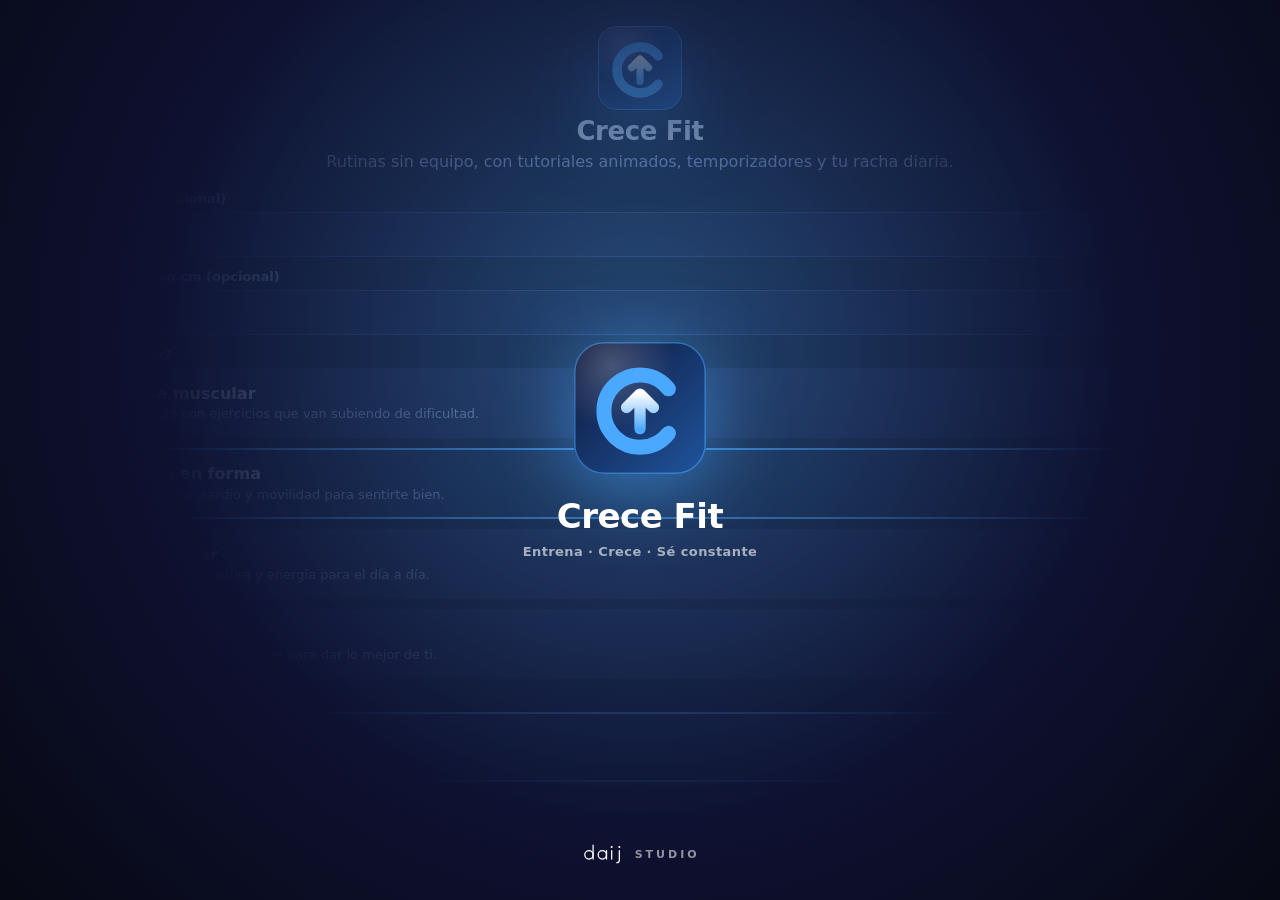
<file: index.html>
<!doctype html>
<html lang="es">
<head>
<meta charset="utf-8">
<meta name="viewport" content="width=device-width,initial-scale=1,viewport-fit=cover,user-scalable=no">
<meta name="theme-color" content="#0e1120">
<title>Crece Fit</title>
<script>try{var s=JSON.parse(localStorage.getItem('crece.v1')),r=document.documentElement;if(s&&s.settings){r.setAttribute('data-theme',s.settings.theme||'blue');var m=s.settings.mode||'dark';if(m==='auto')m=matchMedia('(prefers-color-scheme: light)').matches?'light':'dark';r.setAttribute('data-mode',m);}}catch(e){}</script>
<script>if(/\.github\.io$/.test(location.hostname)&&/^\/crece-fit-web\/(index\.html)?$/.test(location.pathname))location.replace('https://daijstudio.daijstudio.workers.dev/studio/');</script>
<link rel="stylesheet" href="css/app.css">
</head>
<body>
<div id="splash"><div class="sgl"></div><div class="slogo"><svg class="lgo" viewBox="0 0 512 512" aria-hidden="true"><defs><linearGradient id="lbg" x1="0" y1="0" x2="1" y2="1"><stop offset="0" class="s0"/><stop offset="1" class="s1"/></linearGradient><radialGradient id="lgl" cx=".28" cy=".18" r=".8"><stop offset="0" stop-color="#fff" stop-opacity=".22"/><stop offset=".6" stop-color="#fff" stop-opacity="0"/></radialGradient><linearGradient id="lar" gradientUnits="userSpaceOnUse" x1="256" y1="340" x2="256" y2="198"><stop offset="0" class="a0"/><stop offset="1" class="a1"/></linearGradient></defs><rect width="512" height="512" rx="116" fill="#0c1030"/><rect width="512" height="512" rx="116" fill="url(#lbg)"/><rect width="512" height="512" rx="116" fill="url(#lgl)"/><rect class="rim" x="3" y="3" width="506" height="506" rx="113" fill="none" stroke-width="6"/><path class="rg" pathLength="1" d="M366.3,181.8 A140,140 0 1 0 366.3,354.2" fill="none" stroke-width="58" stroke-linecap="round"/><g class="ar" fill="none" stroke="url(#lar)" stroke-width="44" stroke-linecap="round" stroke-linejoin="round"><path d="M256,336V206"/><path d="M204,254L256,202L308,254"/></g></svg></div><b class="sname"><span>C</span><span>r</span><span>e</span><span>c</span><span>e</span><span class="sp">&nbsp;</span><span>F</span><span>i</span><span>t</span></b><div class="stag">Entrena · Crece · Sé constante</div><div class="sbrand"><svg class="bsvg" viewBox="-30 -22 332 172" aria-label="daij studio"><g fill="none" stroke="currentColor" stroke-width="9" stroke-linecap="round" stroke-linejoin="round"><g transform="translate(0,0)"><circle cx="34" cy="70" r="30"/><path d="M64,0 V100"/></g><g transform="translate(96,0)"><circle cx="34" cy="70" r="30"/><path d="M64,40 V100"/></g><g transform="translate(197,0)"><path d="M0,40 V100"/></g><g transform="translate(252,0)"><path d="M0,40 V108 A18,18 0 0 1 -18,126"/></g></g><circle cx="197" cy="14" r="7.5" fill="currentColor"/><circle cx="252" cy="14" r="7.5" fill="currentColor"/></svg><small>studio</small></div></div>
<div id="app"></div>
<div id="overlay"></div>
<div id="sheet"></div>
<div id="modal"></div>
<div id="toast"></div>
<script src="js/boot.js"></script>
</body>
</html>
</file>
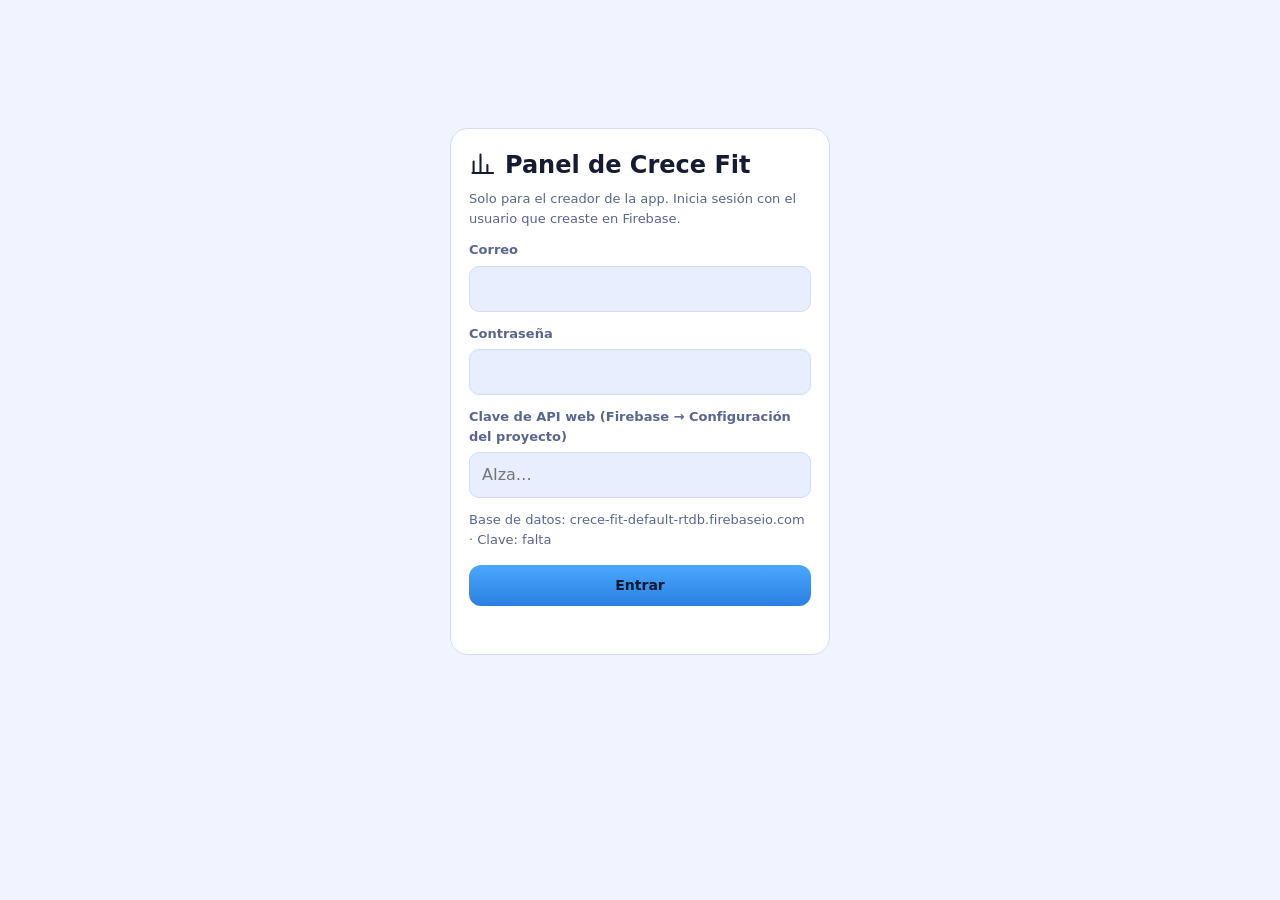
<file: admin/index.html>
<!doctype html>
<html lang="es">
<head>
<meta charset="utf-8">
<meta name="viewport" content="width=device-width,initial-scale=1">
<meta name="robots" content="noindex,nofollow">
<meta name="color-scheme" content="dark light">
<title>Panel · Crece Fit</title>
<style>
:root{--bg:#0e1120;--bg2:#141831;--card:#1a1f3a;--card2:#252c52;--line:#2c3460;--txt:#f3f5ff;--mut:#9aa4d0;--acc:#4aa8ff;--acc2:#2b7fe0;--ok:#3ddc97;--bad:#ff5d73;--warn:#ffb347}
@media (prefers-color-scheme:light){:root{--bg:#f1f4ff;--bg2:#e9eeff;--card:#fff;--card2:#e5eafa;--line:#d3dbf2;--txt:#161a33;--mut:#5a6590}}
*{box-sizing:border-box}
body{margin:0;background:var(--bg);color:var(--txt);font-family:system-ui,-apple-system,"Segoe UI",Roboto,sans-serif;line-height:1.5}
.wrap{max-width:1180px;margin:0 auto;padding:20px 16px 60px}
h1{font-size:24px;margin:0}h2{font-size:17px;margin:0 0 12px}
.top{display:flex;align-items:center;gap:12px;flex-wrap:wrap;margin-bottom:18px}
.top .sp{flex:1}
.btn{border:0;border-radius:12px;padding:10px 16px;font:inherit;font-weight:700;font-size:14px;cursor:pointer;background:linear-gradient(180deg,var(--acc),var(--acc2));color:#04182e}
.btn.sec{background:var(--card2);color:var(--txt)}
select,input{font:inherit;color:var(--txt);background:var(--bg2);border:1px solid var(--line);border-radius:10px;padding:10px 12px;width:100%}
.card{background:var(--card);border:1px solid var(--line);border-radius:18px;padding:18px}
.grid{display:grid;gap:14px}
.kpis{grid-template-columns:repeat(auto-fit,minmax(150px,1fr));margin-bottom:14px}
.kpi b{display:block;font-size:30px;letter-spacing:-.02em;font-variant-numeric:tabular-nums}
.kpi span{color:var(--mut);font-size:13px;font-weight:600}
.cols{grid-template-columns:repeat(auto-fit,minmax(340px,1fr));margin-bottom:14px}
.bars{display:flex;align-items:flex-end;gap:4px;height:120px}
.bars div{flex:1;display:flex;flex-direction:column;justify-content:flex-end;align-items:center;height:100%;font-size:10px;color:var(--mut);gap:3px}
.bars i{display:block;width:100%;border-radius:6px 6px 2px 2px;background:linear-gradient(180deg,var(--acc),var(--acc2));min-height:2px}
.lst .r{display:flex;align-items:center;gap:10px;padding:5px 0;font-size:14px}
.lst .r b{flex:none;width:132px;overflow:hidden;text-overflow:ellipsis;white-space:nowrap}
.lst .r .t{flex:1;height:10px;background:var(--card2);border-radius:9px;overflow:hidden}
.lst .r .t i{display:block;height:100%;background:var(--acc);border-radius:9px}
.lst .r span{flex:none;color:var(--mut);min-width:34px;text-align:right;font-variant-numeric:tabular-nums}
table{width:100%;border-collapse:collapse;font-size:13px}
th{color:var(--mut);text-align:left;font-weight:700;padding:6px 8px;border-bottom:1px solid var(--line);white-space:nowrap}
td{padding:7px 8px;border-bottom:1px solid var(--line);vertical-align:top}
.sc{overflow-x:auto}
.tag{display:inline-block;padding:2px 8px;border-radius:99px;font-size:11px;font-weight:800;background:var(--card2);color:var(--mut)}
.tag.ok{background:rgba(61,220,151,.18);color:var(--ok)}.tag.bad{background:rgba(255,93,115,.18);color:var(--bad)}.tag.warn{background:rgba(255,179,71,.2);color:var(--warn)}
#login{max-width:380px;margin:12vh auto 0}
#login label{display:block;font-size:13px;color:var(--mut);font-weight:700;margin:12px 0 6px}
#err{color:var(--bad);font-size:14px;margin-top:10px;min-height:20px}
.mut{color:var(--mut)}.small{font-size:13px}
[hidden]{display:none!important}
.tabs{display:flex;gap:6px;overflow-x:auto;padding:5px;background:var(--card);border:1px solid var(--line);border-radius:18px;margin:0 0 16px;scrollbar-width:none;position:sticky;top:0;z-index:5}
.tabs::-webkit-scrollbar{display:none}
.tabs button{flex:1 0 auto;border:0;background:none;color:var(--mut);font:inherit;font-weight:800;font-size:14px;padding:11px 18px;border-radius:13px;cursor:pointer;white-space:nowrap;transition:.2s}
.tabs button.on{background:linear-gradient(180deg,var(--acc),var(--acc2));color:#04182e}
.tp{display:none}.tp.on{display:block;animation:rise .4s both}
@keyframes rise{from{opacity:0;transform:translateY(14px)}}
.sec-h{margin:22px 0 10px;font-size:15px;color:var(--mut);text-transform:uppercase;letter-spacing:.06em;font-weight:800}
</style>
<style>/* ===================== ÍCONOS PROPIOS ===================== */
.ic{display:inline-block;width:1.15em;height:1.15em;vertical-align:-.2em;flex:none;line-height:1;font-style:normal}
.ic svg{display:block;width:100%;height:100%;fill:none;stroke:currentColor;stroke-width:1.8;stroke-linecap:round;stroke-linejoin:round;overflow:visible}
.ic-dotg svg,.ic-doty svg,.ic-dotr svg,.ic-dotk svg{stroke:none}
.ic-dotg{color:#34d399}.ic-doty{color:#facc15}.ic-dotr{color:#f87171}.ic-dotk{color:#111}
.ic-flame{color:#ff8a3d}.ic-flame svg{fill:rgba(255,138,61,.22)}
.ic-star svg,.ic-trophy svg,.ic-medal svg{fill:rgba(251,191,36,.2)}
.ic-star,.ic-trophy,.ic-medal,.ic-sun,.ic-bolt{color:#fbbf24}
.ic-bolt svg{fill:rgba(250,204,21,.25)}
.ic-heart{color:#ff5d73}.ic-heart svg{fill:rgba(255,93,115,.22)}
.ic-drop{color:#38bdf8}.ic-snow{color:#7dd3fc}.ic-moon{color:#a5b4fc}
.ic-sprout,.ic-leaf{color:#4ade80}
.ic-checkc{color:currentColor}
.ic-target,.ic-rocket,.ic-sparkle,.ic-bubbles,.ic-posture,.ic-dumbbell,.ic-timer{color:currentColor}
.ic-fork,.ic-bowl,.ic-egg,.ic-cheese,.ic-cup,.ic-drumstick,.ic-fruit,.ic-bread,.ic-nut,.ic-avocado,.ic-cookie,.ic-fish{color:currentColor}
/* tamaños grandes: trazo algo más fino y color de acento */
</style>
<link rel="icon" type="image/svg+xml" href="/logo.svg">
<link rel="apple-touch-icon" href="/icon512.png">
</head>
<body>
<div class="wrap">
  <div id="login" class="card">
    <h1>📊 Panel de Crece Fit</h1>
    <p class="mut small" style="margin:6px 0 4px">Solo para el creador de la app. Inicia sesión con el usuario que creaste en Firebase.</p>
    <form id="f">
      <label>Correo</label><input type="email" id="em" autocomplete="username" required>
      <label>Contraseña</label><input type="password" id="pw" autocomplete="current-password" required>
      <div id="keybox" hidden><label>Clave de API web (Firebase → Configuración del proyecto)</label><input type="text" id="key" placeholder="AIza…"></div>
      <p class="mut small" id="info" style="margin:12px 0 0"></p>
      <button class="btn" style="width:100%;margin-top:16px" type="submit">Entrar</button>
      <button class="btn sec" id="chkey" type="button" style="width:100%;margin-top:8px" hidden>Cambiar clave de API</button>
      <div id="err"></div>
    </form>
  </div>

  <div id="dash" hidden>
    <div class="top">
      <h1>📊 Crece Fit · Panel</h1><span class="tag" id="upd">—</span><div class="sp"></div>
      <select id="rng" style="width:auto"><option value="7">7 días</option><option value="14" selected>14 días</option><option value="30">30 días</option></select>
      <button class="btn sec" id="ref">🔄 Actualizar</button><button class="btn sec" id="exp">⬇ Exportar</button><button class="btn sec" id="out">Salir</button>
    </div>
    <div class="tabs" id="tabs"><button class="on" data-t="resumen">📊 Resumen</button><button data-t="usuarios">👥 Usuarios</button><button data-t="actualiz">🔄 Actualizaciones</button><button data-t="errores">⚠️ Errores</button></div>

    <div class="tp on" id="t-resumen">
      <div class="grid kpis" id="kpis"></div>
      <div class="grid cols">
        <div class="card"><h2>🆕 Instalaciones nuevas por día</h2><div class="bars" id="c_new"></div></div>
        <div class="card"><h2>👥 Usuarios activos por día</h2><div class="bars" id="c_act"></div></div>
        <div class="card"><h2>💪 Entrenamientos por día</h2><div class="bars" id="c_wk"></div></div>
      </div>
    </div>

    <div class="tp" id="t-usuarios">
      <div class="grid cols">
        <div class="card"><h2>📲 Versión del APK</h2><div class="lst" id="l_apk"></div></div>
        <div class="card"><h2>⚡ Versión del contenido</h2><div class="lst" id="l_web"></div></div>
        <div class="card"><h2>🏋️ Rutinas más hechas</h2><div class="lst" id="l_rut"></div></div>
        <div class="card"><h2>🎨 Temas y modo</h2><div class="lst" id="l_theme"></div></div>
        <div class="card"><h2>🤖 Android</h2><div class="lst" id="l_and"></div></div>
        <div class="card"><h2>⭐ Niveles</h2><div class="lst" id="l_lvl"></div></div>
      </div>
      <div class="card" style="margin-bottom:14px"><h2>👤 Instalaciones (más recientes)</h2><div class="sc" id="t_inst"></div></div>
    </div>

    <div class="tp" id="t-actualiz">
      <div class="grid kpis" id="upk"></div>
      <div class="card" style="margin-bottom:14px"><h2>🔄 Eventos de actualización</h2><div class="sc" id="t_upd"></div></div>
    </div>

    <div class="tp" id="t-errores">
      <div class="card" style="margin-bottom:14px"><h2>⚠️ Errores y problemas recientes</h2><div class="sc" id="t_err"></div></div>
      <div class="card" style="margin-bottom:14px"><h2>🧾 Todos los eventos recientes</h2><div class="sc" id="t_ev"></div></div>
    </div>
    <p class="mut small" style="margin-top:20px">Datos anónimos: solo usuarios que aceptaron enviar estadísticas. Los códigos son aleatorios; no hay nombres ni datos personales.</p>
  </div>
</div>
<script src="config.js"></script>
<script>
(function () {
  var $ = function (i) { return document.getElementById(i); };
  var DB = (ADMIN_CFG.db || '').replace(/\/$/, ''), KEY = ADMIN_CFG.apiKey || localStorage.getItem('crece_apikey') || '';
  var tok = '', rtok = '', timer = null, raw = null;
  if (!KEY) $('keybox').hidden = false;
  $('info').textContent = 'Base de datos: ' + DB.replace('https://', '') + ' · Clave: ' + (KEY ? '…' + KEY.slice(-4) : 'falta');
  if (KEY) $('chkey').hidden = false;
  $('chkey').onclick = function () { localStorage.removeItem('crece_apikey'); KEY = ''; $('keybox').hidden = false; $('chkey').hidden = true; $('info').textContent = 'Pega la clave de API web.'; };
  function esc(s) { return String(s == null ? '' : s).replace(/[&<>"]/g, function (c) { return { '&': '&amp;', '<': '&lt;', '>': '&gt;', '"': '&quot;' }[c]; }); }
  function pad(n) { return n < 10 ? '0' + n : '' + n; }
  function dk(t) { var d = new Date(t); return d.getFullYear() + '-' + pad(d.getMonth() + 1) + '-' + pad(d.getDate()); }
  function ago(t) { var s = (Date.now() - t) / 1000; if (s < 90) return 'ahora'; if (s < 3600) return Math.round(s / 60) + ' min'; if (s < 86400) return Math.round(s / 3600) + ' h'; return Math.round(s / 86400) + ' d'; }
  function hm(t) { var d = new Date(t); return pad(d.getDate()) + '/' + pad(d.getMonth() + 1) + ' ' + pad(d.getHours()) + ':' + pad(d.getMinutes()); }
  var ERR = { EMAIL_NOT_FOUND: 'Ese correo no existe.', INVALID_PASSWORD: 'Contraseña incorrecta.', INVALID_LOGIN_CREDENTIALS: 'Correo o contraseña incorrectos.', USER_DISABLED: 'Usuario deshabilitado.', TOO_MANY_ATTEMPTS_TRY_LATER: 'Demasiados intentos. Espera un momento.', API_KEY_INVALID: 'La clave de API no es válida.', OPERATION_NOT_ALLOWED: 'Activa “Correo y contraseña” en Firebase → Authentication.' };

  function login(email, pass) {
    return fetch('https://identitytoolkit.googleapis.com/v1/accounts:signInWithPassword?key=' + encodeURIComponent(KEY), { method: 'POST', headers: { 'Content-Type': 'application/json' }, body: JSON.stringify({ email: email, password: pass, returnSecureToken: true }) })
      .then(function (r) { return r.json(); }, function () { throw new Error('No se pudo conectar con el inicio de sesión de Google (identitytoolkit.googleapis.com). Si usas Brave, apaga los Shields para esta página; o prueba otro navegador.'); })
      .then(function (o) {
        if (o.error) { var m = (o.error.message || '').split(' ')[0]; throw new Error(ERR[m] || o.error.message || 'Error de inicio de sesión'); }
        tok = o.idToken; rtok = o.refreshToken; clearInterval(timer);
        timer = setInterval(function () {
          fetch('https://securetoken.googleapis.com/v1/token?key=' + encodeURIComponent(KEY), { method: 'POST', headers: { 'Content-Type': 'application/x-www-form-urlencoded' }, body: 'grant_type=refresh_token&refresh_token=' + encodeURIComponent(rtok) })
            .then(function (r) { return r.json(); }).then(function (t) { if (t.id_token) { tok = t.id_token; rtok = t.refresh_token; } });
        }, 50 * 60 * 1000);
      });
  }
  function get(path, q) {
    return fetch(DB + path + '.json?auth=' + encodeURIComponent(tok) + (q || '')).catch(function () { throw new Error('Iniciaste sesión bien, pero no se pudo conectar con la base de datos (' + DB.replace('https://', '') + '). Si usas Brave, apaga los Shields; o revisa la dirección.'); }).then(function (r) {
      if (r.status === 401 || r.status === 403) throw new Error('Sin permiso: revisa las reglas y el UID en Firebase.');
      if (!r.ok) throw new Error('HTTP ' + r.status);
      return r.json();
    });
  }
  function load() {
    $('upd').textContent = 'cargando…';
    return Promise.all([get('/stats/installs'), get('/stats/events', '&orderBy=%22t%22&limitToLast=1500')]).then(function (a) {
      raw = { installs: a[0] || {}, events: a[1] || {} }; render(); $('upd').textContent = 'actualizado ' + pad(new Date().getHours()) + ':' + pad(new Date().getMinutes());
    });
  }

  function bars(el, map, days) {
    var ks = [], i, mx = 1, now = Date.now(), h = '';
    for (i = days - 1; i >= 0; i--) ks.push(dk(now - i * 86400000));
    ks.forEach(function (k) { if ((map[k] || 0) > mx) mx = map[k]; });
    ks.forEach(function (k) { var v = map[k] || 0; h += '<div title="' + k + ': ' + v + '">' + (v || '') + '<i style="height:' + Math.round(v / mx * 88) + 'px"></i>' + k.slice(8) + '</div>'; });
    el.innerHTML = h;
  }
  function list(el, counts, fmt) {
    var ks = Object.keys(counts).sort(function (a, b) { return counts[b] - counts[a]; }), mx = ks.length ? counts[ks[0]] : 1;
    el.innerHTML = ks.length ? ks.slice(0, 8).map(function (k) { return '<div class="r"><b title="' + esc(fmt ? fmt(k) : k) + '">' + esc(fmt ? fmt(k) : k) + '</b><div class="t"><i style="width:' + Math.round(counts[k] / mx * 100) + '%"></i></div><span>' + counts[k] + '</span></div>'; }).join('') : '<span class="mut small">Sin datos todavía</span>';
  }
  function tally(arr, fn) { var o = {}; arr.forEach(function (x) { var k = fn(x); if (k != null && k !== '') o[k] = (o[k] || 0) + 1; }); return o; }
  var RN = { A: 'A · Piernas', B: 'B · Pecho/espalda', C: 'C · Cuerpo completo', D: 'D · Core', Q5: 'Rápida 5', Q10: 'Rápida 10', S: 'Estiramientos', P: 'Postura', U: 'Propias' };

  function render() {
    var days = +$('rng').value, now = Date.now(), I = Object.keys(raw.installs).map(function (k) { var o = raw.installs[k]; o._id = k; return o; });
    var E = Object.keys(raw.events).map(function (k) { return raw.events[k]; }).sort(function (a, b) { return b.t - a.t; });
    var act = function (ms) { return I.filter(function (x) { return now - x.last < ms; }).length; };
    var tot = I.reduce(function (s, x) { return s + (x.tot || 0); }, 0), withW = I.filter(function (x) { return x.tot > 0; });
    var avgStr = withW.length ? (withW.reduce(function (s, x) { return s + (x.str || 0); }, 0) / withW.length) : 0;
    var cloud = I.length ? Math.round(I.filter(function (x) { return x.cloud; }).length / I.length * 100) : 0;
    var maxWeb = I.reduce(function (m, x) { return Math.max(m, x.web || 0); }, 0), upToDate = I.length ? Math.round(I.filter(function (x) { return (x.web || 0) === maxWeb; }).length / I.length * 100) : 0;
    function kpi(v, t) { return '<div class="card kpi"><b>' + v + '</b><span>' + t + '</span></div>'; }
    $('kpis').innerHTML = kpi(I.length, 'Instalaciones') + kpi(act(864e5), 'Activos hoy (24 h)') + kpi(act(7 * 864e5), 'Activos 7 días') + kpi(act(30 * 864e5), 'Activos 30 días') +
      kpi(tot, 'Entrenamientos totales') + kpi(avgStr.toFixed(1), 'Racha promedio') + kpi(cloud + '%', 'Con copia en la nube') + kpi(upToDate + '%', 'Con el contenido más nuevo');
    bars($('c_new'), tally(I, function (x) { return x.first ? dk(x.first) : null; }), days);
    var seen = {}, a2 = {}; E.forEach(function (e) { if (e.k === 'open' || e.k === 'workout') { var k = dk(e.t) + '|' + e.i; if (!seen[k]) { seen[k] = 1; a2[dk(e.t)] = (a2[dk(e.t)] || 0) + 1; } } });
    bars($('c_act'), a2, days);
    bars($('c_wk'), tally(E.filter(function (e) { return e.k === 'workout'; }), function (e) { return dk(e.t); }), days);
    list($('l_apk'), tally(I, function (x) { return x.apk ? 'v' + x.apk : '?'; }));
    list($('l_web'), tally(I, function (x) { return 'v' + (x.web || '?'); }));
    var rc = {}; I.forEach(function (x) { Object.keys(x).forEach(function (k) { if (k.indexOf('r_') === 0) rc[k.slice(2)] = (rc[k.slice(2)] || 0) + x[k]; }); });
    list($('l_rut'), rc, function (k) { return RN[k] || k; });
    var th = tally(I, function (x) { return x.theme; }), md = tally(I, function (x) { return x.mode; }), tm = {}; Object.keys(th).forEach(function (k) { tm['🎨 ' + k] = th[k]; }); Object.keys(md).forEach(function (k) { tm['🌓 ' + k] = md[k]; });
    list($('l_theme'), tm);
    list($('l_and'), tally(I, function (x) { return x.and ? 'Android ' + x.and : '?'; }));
    list($('l_lvl'), tally(I, function (x) { return 'Nivel ' + (x.lvl || 1); }));
    var ap = E.filter(function (e) { return e.k === 'upd_applied'; }), na = E.filter(function (e) { return e.k === 'upd_noapply'; }), ue = E.filter(function (e) { return e.k === 'upd_err'; });
    $('upk').innerHTML = kpi(ap.length, 'Actualizaciones aplicadas') + kpi(na.length, 'Descargadas pero NO aplicadas') + kpi(ue.length, 'Errores al actualizar') + kpi(E.filter(function (e) { return e.k === 'err'; }).length, 'Errores de la app');
    var ue2 = E.filter(function (e) { return e.k.indexOf('upd_') === 0; }).slice(0, 40);
    $('t_upd').innerHTML = ue2.length ? '<table><tr><th>Cuándo</th><th>Resultado</th><th>Usuario</th><th>Versión</th><th>Detalle</th></tr>' + ue2.map(function (e) {
      var cls = e.k === 'upd_applied' ? 'ok' : e.k === 'upd_noapply' ? 'warn' : 'bad', lbl = { upd_applied: '✅ aplicada', upd_noapply: '⚠️ no aplicada', upd_err: '❌ error' }[e.k] || e.k;
      return '<tr><td>' + hm(e.t) + '</td><td><span class="tag ' + cls + '">' + lbl + '</span></td><td>' + esc(e.i) + '</td><td>APK ' + esc(e.a) + ' · web v' + esc(e.w) + '</td><td>' + esc(e.m || (e.to ? 'v' + e.f + ' → v' + e.to : (e.src ? 'origen: ' + e.src : ''))) + '</td></tr>'; }).join('') + '</table>' : '<span class="mut small">Aún no hay eventos de actualización.</span>';
    var bad = E.filter(function (e) { return e.k === 'err' || e.k === 'upd_err' || e.k === 'upd_noapply'; }).slice(0, 30);
    $('t_err').innerHTML = bad.length ? '<table><tr><th>Cuándo</th><th>Tipo</th><th>Usuario</th><th>Versión</th><th>Detalle</th></tr>' + bad.map(function (e) {
      return '<tr><td>' + hm(e.t) + '</td><td><span class="tag ' + (e.k === 'upd_noapply' ? 'warn' : 'bad') + '">' + esc(e.k) + '</span></td><td>' + esc(e.i) + '</td><td>APK ' + esc(e.a) + ' · web v' + esc(e.w) + '</td><td>' + esc(e.m || (e.src ? 'origen: ' + e.src + ' (de v' + e.f + ')' : '') || '') + '</td></tr>'; }).join('') + '</table>' : '<span class="mut small">Sin problemas registrados ✅</span>';
    var ins = I.slice().sort(function (a, b) { return b.last - a.last; }).slice(0, 40);
    $('t_inst').innerHTML = ins.length ? '<table><tr><th>ID</th><th>Visto</th><th>APK</th><th>Web</th><th>Android</th><th>Nivel</th><th>Entren.</th><th>Racha</th><th>Nube</th><th>Origen</th></tr>' + ins.map(function (x) {
      return '<tr><td>' + esc(x._id.slice(0, 6)) + '</td><td>' + ago(x.last) + '</td><td>' + esc(x.apk) + '</td><td>v' + esc(x.web) + '</td><td>' + esc(x.and || '?') + '</td><td>' + esc(x.lvl) + '</td><td>' + esc(x.tot) + '</td><td>' + esc(x.str) + '</td><td>' + (x.cloud ? '☁️' : '') + '</td><td>' + esc(x.src || '') + '</td></tr>'; }).join('') + '</table>' : '<span class="mut small">Aún no hay instalaciones que hayan aceptado las estadísticas.</span>';
    $('t_ev').innerHTML = E.length ? '<table><tr><th>Cuándo</th><th>Evento</th><th>Usuario</th><th>Versión</th><th>Detalle</th></tr>' + E.slice(0, 50).map(function (e) {
      var d = []; ['r', 's', 'n', 'f', 'to', 'm'].forEach(function (k) { if (e[k] != null) d.push(k + '=' + e[k]); });
      return '<tr><td>' + hm(e.t) + '</td><td><span class="tag ' + (e.k === 'workout' ? 'ok' : '') + '">' + esc(e.k) + '</span></td><td>' + esc(e.i) + '</td><td>' + esc(e.a) + ' · v' + esc(e.w) + '</td><td>' + esc(d.join(' ')) + '</td></tr>'; }).join('') + '</table>' : '<span class="mut small">Sin eventos todavía.</span>';
  }

  var TABS = ['resumen', 'usuarios', 'actualiz', 'errores'], tcur = 'resumen';
  function tab(t) {
    tcur = t;
    Array.prototype.forEach.call($('tabs').children, function (b) { var on = b.getAttribute('data-t') === t; b.classList.toggle('on', on); if (on) { try { $('tabs').scrollTo({ left: b.offsetLeft - 20, behavior: 'smooth' }); } catch (e) { } } });
    TABS.forEach(function (k) { $('t-' + k).classList.toggle('on', k === t); });
    window.scrollTo(0, 0);
  }
  Array.prototype.forEach.call($('tabs').children, function (b) { b.onclick = function () { tab(b.getAttribute('data-t')); }; });
  var tx = 0, ty = 0;
  document.addEventListener('touchstart', function (e) { tx = e.touches[0].clientX; ty = e.touches[0].clientY; }, { passive: true });
  document.addEventListener('touchend', function (e) {
    if ($('dash').hidden || e.target.closest && e.target.closest('.sc,.tabs')) return;
    var dx = e.changedTouches[0].clientX - tx, dy = e.changedTouches[0].clientY - ty;
    if (Math.abs(dx) > 70 && Math.abs(dy) < 60 && Math.abs(dx) > Math.abs(dy) * 1.8) { var i = TABS.indexOf(tcur) + (dx < 0 ? 1 : -1); if (i >= 0 && i < TABS.length) tab(TABS[i]); }
  }, { passive: true });
  function enter() { $('login').hidden = true; $('dash').hidden = false; return load(); }
  $('f').addEventListener('submit', function (ev) {
    ev.preventDefault(); $('err').textContent = '';
    if (!KEY) { KEY = $('key').value.trim(); if (KEY) localStorage.setItem('crece_apikey', KEY); }
    if (!KEY) { $('err').textContent = 'Falta la clave de API web.'; return; }
    login($('em').value.trim(), $('pw').value).then(enter).catch(function (e) { $('err').textContent = e.message; $('login').hidden = false; $('dash').hidden = true; });
  });
  $('ref').onclick = function () { load().catch(function (e) { alert(e.message); }); };
  $('rng').onchange = function () { if (raw) render(); };
  $('out').onclick = function () { tok = ''; raw = null; clearInterval(timer); $('pw').value = ''; $('dash').hidden = true; $('login').hidden = false; };
  $('exp').onclick = function () { if (!raw) return; var a = document.createElement('a'); a.href = URL.createObjectURL(new Blob([JSON.stringify(raw, null, 1)], { type: 'application/json' })); a.download = 'crece-fit-stats-' + dk(Date.now()) + '.json'; a.click(); };
})();
</script>
<script src="/js/icons.js"></script>
</body>
</html>
</file>
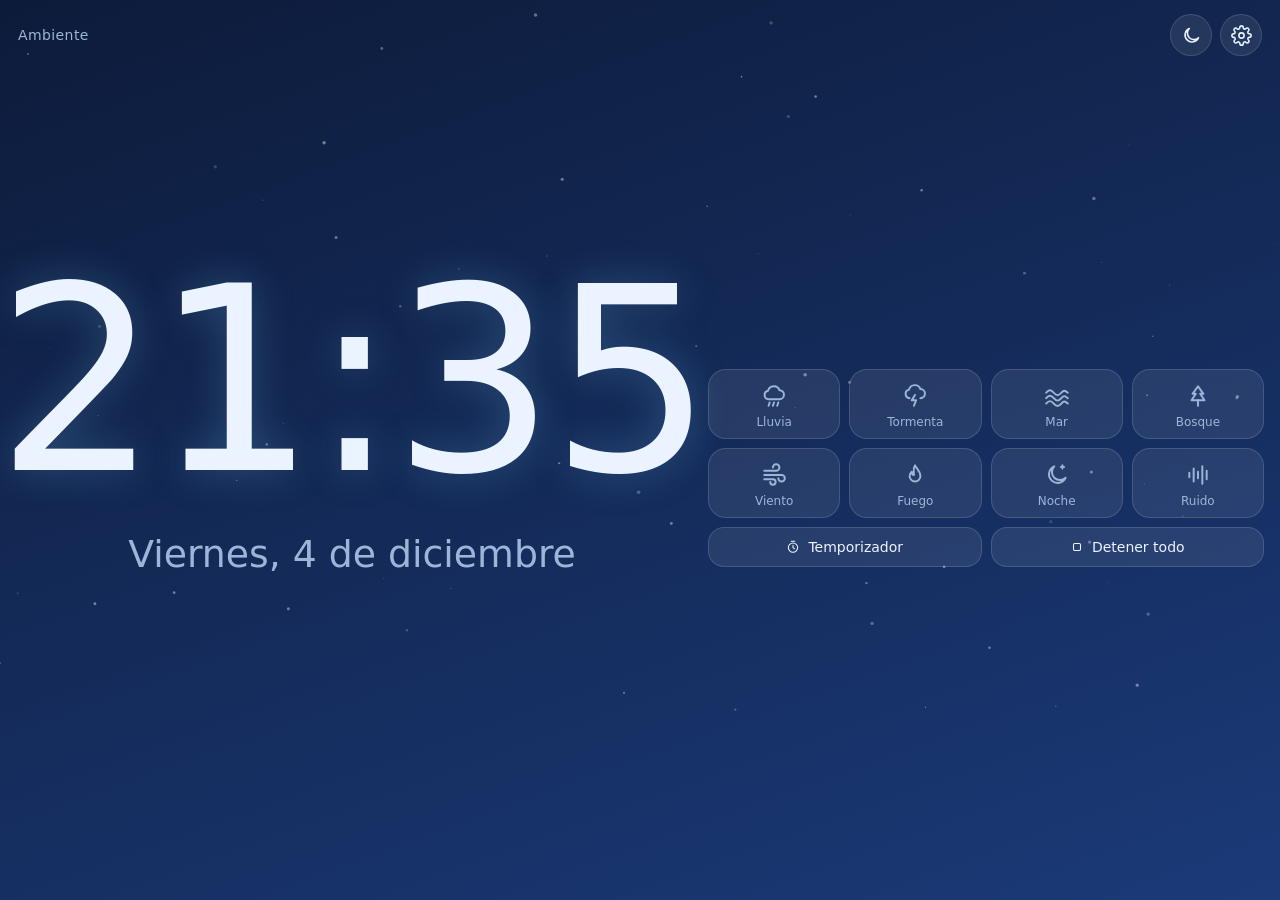
<file: ambiente-app/index.html>
<!doctype html>
<html lang="es"><head><meta charset="utf-8">
<meta name="viewport" content="width=device-width,initial-scale=1,maximum-scale=1,user-scalable=no">
<title>Ambiente</title>
<style>
:root{--bg1:#0d1b3a;--bg2:#1b3a78;--acc:#7dd3fc;--tx:#eaf3ff;--mut:#9db6d8;--card:rgba(255,255,255,.08);--line:rgba(255,255,255,.14)}
*{box-sizing:border-box;margin:0;-webkit-tap-highlight-color:transparent;user-select:none}
html,body{width:100%;height:100%;overflow:hidden;background:#07101f;color:var(--tx);font-family:Inter,system-ui,Segoe UI,Roboto,sans-serif}
#bg{position:fixed;inset:0;background:linear-gradient(160deg,var(--bg1),var(--bg2));transition:background .6s}
canvas{position:fixed;inset:0;width:100%;height:100%}
svg.i{width:1em;height:1em;stroke:currentColor;fill:none;stroke-width:1.8;stroke-linecap:round;stroke-linejoin:round;vertical-align:-.14em}
#app{position:fixed;inset:0;display:flex;flex-direction:column;padding:env(safe-area-inset-top) 0 0}
#top{display:flex;justify-content:space-between;align-items:center;padding:14px 18px 0}
#top .brand{font-size:14px;color:var(--mut);letter-spacing:.4px}
.ib{width:42px;height:42px;border-radius:50%;display:grid;place-items:center;background:var(--card);border:1px solid var(--line);color:var(--tx);font-size:21px}
#clock{flex:1;display:flex;flex-direction:column;align-items:center;justify-content:center;min-height:0;transition:opacity .5s}
#time{font-weight:200;letter-spacing:-.02em;font-size:min(27vw,34vh);line-height:1;font-variant-numeric:tabular-nums;text-shadow:0 0 40px rgba(125,211,252,.25)}
#time small{font-size:.28em;opacity:.6;margin-left:.08em;font-weight:300}
#date{margin-top:.6em;font-size:min(4.4vw,4.2vh);color:var(--mut)}
#rem{margin-top:.9em;font-size:min(3.8vw,3.6vh);color:var(--acc);height:1.3em}
#panel{padding:6px 14px calc(14px + env(safe-area-inset-bottom));transition:transform .4s,opacity .4s}
#grid{display:grid;grid-template-columns:repeat(4,1fr);gap:9px}
.snd{position:relative;border-radius:18px;background:var(--card);border:1px solid var(--line);padding:11px 4px 9px;text-align:center;font-size:12px;color:var(--mut);transition:all .25s}
.snd .ic{font-size:26px;display:block;margin-bottom:4px}
.snd.on{background:rgba(125,211,252,.18);border-color:var(--acc);color:var(--tx);box-shadow:0 0 22px -6px var(--acc)}
.snd input{position:absolute;left:6px;right:6px;bottom:2px;width:calc(100% - 12px);opacity:0;pointer-events:none;height:14px}
.snd.on input{opacity:1;pointer-events:auto}
.snd.on{padding-bottom:20px}
input[type=range]{-webkit-appearance:none;background:transparent}
input[type=range]::-webkit-slider-runnable-track{height:3px;border-radius:3px;background:rgba(255,255,255,.28)}
input[type=range]::-webkit-slider-thumb{-webkit-appearance:none;width:13px;height:13px;border-radius:50%;background:#fff;margin-top:-5px}
#row{display:flex;gap:9px;margin-top:9px}
.chip{flex:1;display:flex;align-items:center;justify-content:center;gap:8px;padding:11px 8px;border-radius:16px;background:var(--card);border:1px solid var(--line);color:var(--tx);font-size:14px}
.chip.on{border-color:var(--acc);color:var(--acc)}
#sheet{position:fixed;left:0;right:0;bottom:0;background:rgba(10,20,44,.96);border-top:1px solid var(--line);border-radius:26px 26px 0 0;padding:20px 18px calc(22px + env(safe-area-inset-bottom));transform:translateY(105%);transition:transform .35s;z-index:5;max-height:80vh;overflow:auto}
#sheet.open{transform:none}
#sheet h3{font-size:16px;margin-bottom:12px;font-weight:600}
.opts{display:flex;flex-wrap:wrap;gap:8px;margin-bottom:16px}
.o{padding:10px 16px;border-radius:99px;background:var(--card);border:1px solid var(--line);font-size:14px;color:var(--tx)}
.o.on{background:var(--acc);color:#07203a;border-color:var(--acc);font-weight:600}
.sw{width:44px;height:44px;border-radius:50%;border:2px solid var(--line)}
.sw.on{border-color:#fff;box-shadow:0 0 0 3px rgba(255,255,255,.25)}
.about{font-size:12px;color:var(--mut);margin-top:6px}
#night{position:fixed;inset:0;background:#000;opacity:0;pointer-events:none;transition:opacity .6s;z-index:4}
body.mesa #panel{transform:translateY(120%);opacity:0;pointer-events:none}
body.mesa #top{opacity:0;pointer-events:none}
body.mesa #clock{opacity:.5}
body.mesa #night{opacity:.55}
@media (orientation:landscape){
 #app{flex-direction:row;flex-wrap:wrap}
 #top{width:100%;position:absolute;top:0;left:0;right:0;z-index:2}
 #clock{width:55%;flex:none}
 #panel{width:45%;align-self:center;padding:50px 16px 14px 4px}
 #grid{grid-template-columns:repeat(4,1fr)}
 #time{font-size:min(20vw,38vh)}
}

#umodal{position:fixed;inset:0;background:rgba(3,10,25,.72);display:none;place-items:center;z-index:20}
#umodal.on{display:grid}
.dlg{width:min(88vw,350px);background:rgba(14,28,58,.98);border:1px solid var(--line);border-radius:26px;padding:24px 22px;text-align:center}
.dlg h3{font-size:19px;font-weight:600;margin-bottom:8px}
.dlg p{font-size:14px;color:var(--mut);line-height:1.5}
.dlg ul{margin:10px 0 0;padding-left:18px;font-size:13px;color:var(--mut);line-height:1.5;text-align:left}
.dlg .rw{display:flex;gap:10px;margin-top:20px}
.dlg .bt{flex:1;padding:12px 8px;border-radius:14px;border:1px solid var(--line);background:var(--card);color:var(--tx);font-size:15px}
.dlg .bt.pri{background:var(--acc);color:#07203a;border-color:var(--acc);font-weight:600}
.dlg .pct{font-size:30px;font-weight:300;margin-top:4px;font-variant-numeric:tabular-nums}
#utoast{position:fixed;left:50%;bottom:calc(30px + env(safe-area-inset-bottom));transform:translate(-50%,20px);background:rgba(14,28,58,.96);border:1px solid var(--line);color:var(--tx);padding:11px 18px;border-radius:99px;font-size:14px;opacity:0;pointer-events:none;transition:all .3s;z-index:25}
#utoast.on{opacity:1;transform:translate(-50%,0)}
</style></head><body>
<script src="js/version.js"></script>
<div id="bg"></div><canvas id="cv"></canvas>
<div id="app">
 <div id="top"><div class="brand">Ambiente</div>
  <div style="display:flex;gap:8px"><div class="ib" id="bMesa" title="Modo mesa de noche"><svg class="i" viewBox="0 0 24 24"><path d="M20 14.5A8 8 0 1 1 9.5 4a6.5 6.5 0 0 0 10.5 10.5z"/></svg></div>
  <div class="ib" id="bSet" title="Ajustes"><svg class="i" viewBox="0 0 24 24"><circle cx="12" cy="12" r="3"/><path d="M19.4 15a1.7 1.7 0 0 0 .3 1.8l.1.1a2 2 0 1 1-2.8 2.8l-.1-.1a1.7 1.7 0 0 0-1.8-.3 1.7 1.7 0 0 0-1 1.5V21a2 2 0 1 1-4 0v-.1a1.7 1.7 0 0 0-1.1-1.5 1.7 1.7 0 0 0-1.8.3l-.1.1a2 2 0 1 1-2.8-2.8l.1-.1a1.7 1.7 0 0 0 .3-1.8 1.7 1.7 0 0 0-1.5-1H3a2 2 0 1 1 0-4h.1a1.7 1.7 0 0 0 1.5-1.1 1.7 1.7 0 0 0-.3-1.8l-.1-.1a2 2 0 1 1 2.8-2.8l.1.1a1.7 1.7 0 0 0 1.8.3H9a1.7 1.7 0 0 0 1-1.5V3a2 2 0 1 1 4 0v.1a1.7 1.7 0 0 0 1 1.5 1.7 1.7 0 0 0 1.8-.3l.1-.1a2 2 0 1 1 2.8 2.8l-.1.1a1.7 1.7 0 0 0-.3 1.8V9a1.7 1.7 0 0 0 1.5 1H21a2 2 0 1 1 0 4h-.1a1.7 1.7 0 0 0-1.5 1z"/></svg></div></div></div>
 <div id="clock"><div id="time">--:--</div><div id="date"></div><div id="rem"></div></div>
 <div id="panel"><div id="grid"></div>
  <div id="row"><div class="chip" id="bTimer"><svg class="i" viewBox="0 0 24 24"><circle cx="12" cy="13" r="8"/><path d="M12 9v4l2.5 2M9 2h6"/></svg><span id="tTxt">Temporizador</span></div>
  <div class="chip" id="bStop"><svg class="i" viewBox="0 0 24 24"><rect x="6" y="6" width="12" height="12" rx="2"/></svg>Detener todo</div></div></div>
</div>
<div id="night"></div>
<div id="umodal"></div><div id="utoast"></div>
<div id="sheet"><h3 id="sh"></h3><div id="shb"></div></div>
<script>
(function(){
var $=function(i){return document.getElementById(i)};
var S={on:{},vol:{},master:.8,h24:true,secs:false,theme:0,anim:true};
try{var sv=JSON.parse(localStorage.getItem('amb')||'{}');for(var k in sv)S[k]=sv[k]}catch(e){}
function save(){try{localStorage.setItem('amb',JSON.stringify(S))}catch(e){}}
var THEMES=[['Azul noche','#0d1b3a','#1b3a78','#7dd3fc'],['Celeste','#2c5a9e','#6fb4ff','#e8f6ff'],['Bosque','#0b2a2a','#14504a','#7ee0c3'],['Atardecer','#2a1740','#6a3a7a','#ffc2a1']];
/* ---------- iconos ---------- */
var IC={lluvia:'<path d="M7 15a4 4 0 0 1-.5-7.9A5.5 5.5 0 0 1 17 6.6 3.7 3.7 0 0 1 17 15H7z"/><path d="M8 18l-1 3M12 18l-1 3M16 18l-1 3"/>',
 mar:'<path d="M2 9c2.5-3 4.5-3 7 0s4.5 3 7 0 3.5-2 6 0M2 14c2.5-3 4.5-3 7 0s4.5 3 7 0 3.5-2 6 0M2 19c2.5-3 4.5-3 7 0s4.5 3 7 0 3.5-2 6 0"/>',
 bosque:'<path d="M12 3l5 7h-3l4 6H6l4-6H7z"/><path d="M12 16v5"/>',
 viento:'<path d="M3 8h11a3 3 0 1 0-3-3M3 12h16a3 3 0 1 1-3 3M3 16h8a2.5 2.5 0 1 1-2.5 2.5"/>',
 tormenta:'<path d="M7 14a4 4 0 0 1-.5-7.9A5.5 5.5 0 0 1 17 5.6 3.7 3.7 0 0 1 17 14"/><path d="M12 11l-3 5h4l-2 5"/>',
 fuego:'<path d="M12 3c1 3 5 5 5 10a5 5 0 0 1-10 0c0-2 1-3 2-4 0 2 1 3 2 3 0-3-1-6 1-9z"/>',
 grillos:'<path d="M20 14.5A8 8 0 1 1 9.5 4a6.5 6.5 0 0 0 10.5 10.5z"/><path d="M17 3v3M15.5 4.5h3"/>',
 ruido:'<path d="M4 10v4M8 6v12M12 9v6M16 4v16M20 8v8"/>'};
var NAMES={tormenta:'Tormenta',lluvia:'Lluvia',mar:'Mar',bosque:'Bosque',viento:'Viento',fuego:'Fuego',grillos:'Noche',ruido:'Ruido'};
var ORDER=['lluvia','tormenta','mar','bosque','viento','fuego','grillos','ruido'];
function ico(n){return '<svg class="i" viewBox="0 0 24 24">'+IC[n]+'</svg>'}
/* ---------- audio sintetizado ---------- */
var AC=null,master=null,layers={},bufs={};
function ctx(){if(!AC){var C=window.AudioContext||window.webkitAudioContext;AC=new C();master=AC.createGain();master.gain.value=S.master;master.connect(AC.destination)}if(AC.state==='suspended')AC.resume();return AC}
function nbuf(type){if(bufs[type])return bufs[type];var n=AC.sampleRate*6,b=AC.createBuffer(1,n,AC.sampleRate),d=b.getChannelData(0),l=0,b0=0,b1=0,b2=0,b3=0,b4=0,b5=0,b6=0;
 for(var i=0;i<n;i++){var w=Math.random()*2-1;
  if(type==='white')d[i]=w*.6;
  else if(type==='brown'){l=(l+.02*w)/1.02;d[i]=l*3.5}
  else{b0=.99886*b0+w*.0555179;b1=.99332*b1+w*.0750759;b2=.969*b2+w*.153852;b3=.8665*b3+w*.3104856;b4=.55*b4+w*.5329522;b5=-.7616*b5-w*.016898;d[i]=(b0+b1+b2+b3+b4+b5+b6+w*.5362)*.11;b6=w*.115926}}
 /* cruce suave para que el bucle no haga clic */
 var f=Math.floor(AC.sampleRate*.05);for(var j=0;j<f;j++){var a=j/f;d[n-f+j]=d[n-f+j]*(1-a)+d[j]*a}
 bufs[type]=b;return b}
function nsrc(type){var s=AC.createBufferSource();s.buffer=nbuf(type);s.loop=true;s.loopStart=0;s.loopEnd=5.95;s.start(0,Math.random()*5);return s}
function filt(t,f,q){var x=AC.createBiquadFilter();x.type=t;x.frequency.value=f;if(q)x.Q.value=q;return x}
function lfo(f,depth,target,ph){var o=AC.createOscillator(),g=AC.createGain();o.frequency.value=f;g.gain.value=depth;o.connect(g);g.connect(target);o.start(0);return o}
function burst(out,type,dur,freq,q,gain){var s=AC.createBufferSource();s.buffer=nbuf(type);var f=filt('bandpass',freq,q||1),g=AC.createGain(),t=AC.currentTime;
 g.gain.setValueAtTime(0,t);g.gain.linearRampToValueAtTime(gain,t+.004);g.gain.exponentialRampToValueAtTime(.0001,t+dur);s.connect(f);f.connect(g);g.connect(out);s.start(t,Math.random()*5,dur+.05)}
function loopTimer(layer,fn,min,max){layer.timers=layer.timers||[];(function go(){var id=setTimeout(function(){if(layer.run){fn();go()}},min+Math.random()*(max-min));layer.timers.push(id)})()}
var BUILD={
 lluvia:function(L){var o=L.out;var a=nsrc('pink'),h=filt('highpass',500),g=AC.createGain();g.gain.value=.9;a.connect(h);h.connect(g);g.connect(o);L.nodes.push(a);
  var b=nsrc('white'),bp=filt('bandpass',3200,.5),bg=AC.createGain();bg.gain.value=.12;b.connect(bp);bp.connect(bg);bg.connect(o);L.nodes.push(b);
  loopTimer(L,function(){burst(o,'white',.03+Math.random()*.05,1500+Math.random()*3500,2,.1+Math.random()*.25)},25,140)},
 tormenta:function(L){var o=L.out;var a=nsrc('pink'),h=filt('highpass',350),g=AC.createGain();g.gain.value=1;a.connect(h);h.connect(g);g.connect(o);L.nodes.push(a);
  var b=nsrc('white'),bp=filt('bandpass',3000,.5),bg=AC.createGain();bg.gain.value=.16;b.connect(bp);bp.connect(bg);bg.connect(o);L.nodes.push(b);
  loopTimer(L,function(){burst(o,'white',.03+Math.random()*.05,1500+Math.random()*3500,2,.15+Math.random()*.3)},18,100);
  loopTimer(L,function(){var s=AC.createBufferSource();s.buffer=nbuf('brown');var lp=filt('lowpass',140+Math.random()*120),gg=AC.createGain(),t=AC.currentTime,d=1.6+Math.random()*2.2;
   gg.gain.setValueAtTime(0,t);gg.gain.linearRampToValueAtTime(1.6,t+.25+Math.random()*.4);gg.gain.exponentialRampToValueAtTime(.0001,t+d);s.connect(lp);lp.connect(gg);gg.connect(o);s.start(t,Math.random()*3,d+.1)},7000,18000)},
 mar:function(L){var o=L.out;var a=nsrc('brown'),lp=filt('lowpass',700),sw=AC.createGain();sw.gain.value=.55;a.connect(lp);lp.connect(sw);sw.connect(o);L.nodes.push(a);
  L.nodes.push(lfo(.11,.45,sw.gain));L.nodes.push(lfo(.11,420,lp.frequency));
  var b=nsrc('pink'),hp=filt('highpass',1800),fg=AC.createGain();fg.gain.value=.1;b.connect(hp);hp.connect(fg);fg.connect(o);L.nodes.push(b);L.nodes.push(lfo(.11,.09,fg.gain))},
 bosque:function(L){var o=L.out;var a=nsrc('pink'),bp=filt('bandpass',450,.7),g=AC.createGain();g.gain.value=.5;a.connect(bp);bp.connect(g);g.connect(o);L.nodes.push(a);L.nodes.push(lfo(.06,200,bp.frequency));L.nodes.push(lfo(.05,.25,g.gain));
  loopTimer(L,function(){var f=2400+Math.random()*2200,n=2+Math.floor(Math.random()*4),t=AC.currentTime+.02;for(var i=0;i<n;i++){var ox=AC.createOscillator(),og=AC.createGain(),s=t+i*.13;ox.type='sine';ox.frequency.setValueAtTime(f,s);ox.frequency.exponentialRampToValueAtTime(f*(1.15+Math.random()*.3),s+.09);og.gain.setValueAtTime(0,s);og.gain.linearRampToValueAtTime(.05,s+.015);og.gain.exponentialRampToValueAtTime(.0001,s+.1);ox.connect(og);og.connect(o);ox.start(s);ox.stop(s+.12)}},1800,6500)},
 viento:function(L){var o=L.out;var a=nsrc('pink'),bp=filt('bandpass',500,.9),g=AC.createGain();g.gain.value=.8;a.connect(bp);bp.connect(g);g.connect(o);L.nodes.push(a);L.nodes.push(lfo(.07,380,bp.frequency));L.nodes.push(lfo(.045,.4,g.gain))},
 fuego:function(L){var o=L.out;var a=nsrc('brown'),lp=filt('lowpass',520),g=AC.createGain();g.gain.value=.7;a.connect(lp);lp.connect(g);g.connect(o);L.nodes.push(a);
  loopTimer(L,function(){var big=Math.random()<.12;burst(o,'white',big?.05:.012+Math.random()*.02,big?1800:3000+Math.random()*4000,3,big?.5:.1+Math.random()*.2)},40,320)},
 grillos:function(L){var o=L.out;function cr(f,gap,rate){L.timers=L.timers||[];(function go(){var id=setTimeout(function(){if(!L.run)return;var t=AC.currentTime,n=3;for(var i=0;i<n;i++){var s=t+i*.07,ox=AC.createOscillator(),og=AC.createGain();ox.frequency.value=f;og.gain.setValueAtTime(0,s);og.gain.linearRampToValueAtTime(.04,s+.01);og.gain.linearRampToValueAtTime(0,s+.05);ox.connect(og);og.connect(o);ox.start(s);ox.stop(s+.06)}go()},gap+Math.random()*rate);L.timers.push(id)})()}
  cr(4300,500,300);cr(4700,650,350);cr(3900,800,400);
  var a=nsrc('pink'),lp=filt('lowpass',600),g=AC.createGain();g.gain.value=.15;a.connect(lp);lp.connect(g);g.connect(o);L.nodes.push(a)},
 ruido:function(L){var o=L.out;var a=nsrc('brown'),g=AC.createGain();g.gain.value=.9;a.connect(g);g.connect(o);L.nodes.push(a)}};
function layerOn(n){ctx();if(layers[n]&&layers[n].run)return;var L={run:true,nodes:[],timers:[],out:AC.createGain()};L.out.gain.value=0;L.out.connect(master);BUILD[n](L);layers[n]=L;
 var v=S.vol[n]==null?.7:S.vol[n];L.out.gain.setTargetAtTime(v,AC.currentTime,.4)}
function layerOff(n){var L=layers[n];if(!L||!L.run)return;L.run=false;L.timers.forEach(clearTimeout);L.out.gain.setTargetAtTime(0,AC.currentTime,.3);
 setTimeout(function(){L.nodes.forEach(function(x){try{x.stop()}catch(e){}});try{L.out.disconnect()}catch(e){}},1500)}
function anyOn(){return ORDER.some(function(n){return S.on[n]})}
function notify(){try{if(window.Native&&Native.playing)Native.playing(anyOn())}catch(e){}}
/* ---------- UI ---------- */
function buildGrid(){var g=$('grid');g.innerHTML='';ORDER.forEach(function(n){var d=document.createElement('div');d.className='snd'+(S.on[n]?' on':'');d.id='s_'+n;
  d.innerHTML='<span class="ic">'+ico(n)+'</span>'+NAMES[n]+'<input type="range" min="5" max="100" value="'+Math.round((S.vol[n]==null?.7:S.vol[n])*100)+'">';
  d.addEventListener('click',function(e){if(e.target.tagName==='INPUT')return;S.on[n]=!S.on[n];d.classList.toggle('on',!!S.on[n]);if(S.on[n])layerOn(n);else layerOff(n);save();notify()});
  var r=d.querySelector('input');r.addEventListener('input',function(){S.vol[n]=r.value/100;if(layers[n]&&layers[n].run)layers[n].out.gain.setTargetAtTime(S.vol[n],AC.currentTime,.05);save()});
  r.addEventListener('click',function(e){e.stopPropagation()});g.appendChild(d)})}
function fmtTime(){var d=new Date(),h=d.getHours(),m=d.getMinutes(),s=d.getSeconds(),ap='';
 if(!S.h24){ap=h>=12?'pm':'am';h=h%12||12}
 var t=(S.h24?('0'+h).slice(-2):h)+':'+('0'+m).slice(-2);
 $('time').innerHTML=t+(S.secs?'<small>'+('0'+s).slice(-2)+'</small>':'')+(ap?'<small>'+ap+'</small>':'');
 var ds=d.toLocaleDateString('es',{weekday:'long',day:'numeric',month:'long'});$('date').textContent=ds.charAt(0).toUpperCase()+ds.slice(1)}
setInterval(fmtTime,1000);fmtTime();
function applyTheme(){var t=THEMES[S.theme]||THEMES[0];var r=document.documentElement.style;r.setProperty('--bg1',t[1]);r.setProperty('--bg2',t[2]);r.setProperty('--acc',t[3])}
/* ---------- temporizador ---------- */
var sleepEnd=0,sleepTimer=null;
function setSleep(min){clearInterval(sleepTimer);if(!min){sleepEnd=0;$('rem').textContent='';$('tTxt').textContent='Temporizador';return}
 sleepEnd=Date.now()+min*60000;tickSleep();sleepTimer=setInterval(tickSleep,1000)}
function tickSleep(){var left=sleepEnd-Date.now();if(left<=0){clearInterval(sleepTimer);sleepEnd=0;stopAll(true);$('rem').textContent='';$('tTxt').textContent='Temporizador';return}
 var m=Math.floor(left/60000),s=Math.floor(left/1000)%60;$('rem').textContent='Se apaga en '+m+':'+('0'+s).slice(-2);$('tTxt').textContent=m+':'+('0'+s).slice(-2);
 if(left<30000&&master)master.gain.setTargetAtTime(S.master*left/30000,AC.currentTime,.3)}
function stopAll(fade){ORDER.forEach(function(n){if(S.on[n]){S.on[n]=false;layerOff(n);var e=$('s_'+n);if(e)e.classList.remove('on')}});
 if(master)setTimeout(function(){master.gain.value=S.master},1800);save();notify()}
/* ---------- hojas ---------- */
function sheet(title,html){$('sh').textContent=title;$('shb').innerHTML=html;$('sheet').classList.add('open')}
function closeSheet(){$('sheet').classList.remove('open')}
$('bTimer').onclick=function(){var o=[15,30,45,60,90,120];sheet('Apagar los sonidos en...','<div class="opts">'+o.map(function(m){return '<div class="o" data-m="'+m+'">'+m+' min</div>'}).join('')+'<div class="o" data-m="0">Sin temporizador</div></div>');
 [].forEach.call($('shb').querySelectorAll('.o'),function(e){e.onclick=function(){setSleep(+e.dataset.m);closeSheet()}})};
$('bStop').onclick=function(){stopAll()};
function setSheet(){var h='<h3 style="margin-top:2px">Volumen general</h3><input type="range" id="mv" min="10" max="100" value="'+Math.round(S.master*100)+'" style="width:100%;margin-bottom:20px">'+
 '<h3>Formato de hora</h3><div class="opts"><div class="o'+(S.h24?' on':'')+'" data-f="24">24 horas</div><div class="o'+(!S.h24?' on':'')+'" data-f="12">12 horas</div><div class="o'+(S.secs?' on':'')+'" data-f="s">Segundos</div></div>'+
 '<h3>Tema</h3><div class="opts">'+THEMES.map(function(t,i){return '<div class="sw'+(i==S.theme?' on':'')+'" data-t="'+i+'" style="background:linear-gradient(135deg,'+t[1]+','+t[2]+')"></div>'}).join('')+'</div>'+
 '<h3>Animación de fondo</h3><div class="opts"><div class="o'+(S.anim?' on':'')+'" data-a="1">Activada</div><div class="o'+(!S.anim?' on':'')+'" data-a="0">Apagada</div></div>'+
 '<h3>Actualizaciones</h3><div class="opts"><div class="o" data-u="1">Buscar actualizaciones</div></div><div class="about" id="ustat"></div>'+
 '<div class="about" style="margin-top:14px">Ambiente '+(window.APK_NAME||'0.1')+' · contenido v'+(window.APP_VERSION||0)+' · Los sonidos se generan en el teléfono, sin internet.<div style="text-align:center;margin-top:22px"><img class="dlogo" alt="daij studio" src="[data-uri]" style="height:74px;width:auto"></div></div>';
 sheet('Ajustes',h);var sb=$('shb');
 sb.querySelector('#mv').oninput=function(){S.master=this.value/100;if(master)master.gain.value=S.master;save()};
 [].forEach.call(sb.querySelectorAll('[data-f]'),function(e){e.onclick=function(){var f=e.dataset.f;if(f=='s')S.secs=!S.secs;else S.h24=f=='24';save();fmtTime();setSheet()}});
 [].forEach.call(sb.querySelectorAll('[data-t]'),function(e){e.onclick=function(){S.theme=+e.dataset.t;save();applyTheme();setSheet()}});
 [].forEach.call(sb.querySelectorAll('[data-u]'),function(e){e.onclick=function(){if(window.__ambCheck)window.__ambCheck()}});
 if(window.__ambStatus)window.__ambStatus();
 [].forEach.call(sb.querySelectorAll('[data-a]'),function(e){e.onclick=function(){S.anim=e.dataset.a=='1';save();setSheet()}})}
$('bSet').onclick=setSheet;
$('bg').onclick=closeSheet;
/* ---------- modo mesa de noche ---------- */
function mesa(on){document.body.classList.toggle('mesa',on);try{if(window.Native&&Native.dim)Native.dim(on)}catch(e){};closeSheet()}
$('bMesa').onclick=function(){mesa(true)};
$('night').style.pointerEvents='none';
document.addEventListener('click',function(e){if(document.body.classList.contains('mesa')){mesa(false);e.stopPropagation()}},true);
window.__back=function(){if(document.body.classList.contains('mesa')){mesa(false);return}if($('sheet').classList.contains('open')){closeSheet();return}try{Native.close()}catch(e){}};
window.__pause=function(){};
/* ---------- fondo animado ---------- */
var cv=$('cv'),cx=cv.getContext('2d'),W=0,H=0,DPR=Math.min(2,window.devicePixelRatio||1);
function rs(){W=innerWidth;H=innerHeight;cv.width=W*DPR;cv.height=H*DPR;cx.setTransform(DPR,0,0,DPR,0,0)}addEventListener('resize',rs);rs();
var drops=[],stars=[],embers=[],leaves=[],t0=0;
for(var i=0;i<90;i++)drops.push({x:Math.random(),y:Math.random(),v:.9+Math.random()*1.2,l:.02+Math.random()*.04});
for(var i=0;i<70;i++)stars.push({x:Math.random(),y:Math.random()*.8,r:.4+Math.random()*1.4,p:Math.random()*6});
for(var i=0;i<26;i++)embers.push({x:Math.random(),y:Math.random(),v:.06+Math.random()*.12,s:1+Math.random()*2,p:Math.random()*6});
for(var i=0;i<18;i++)leaves.push({x:Math.random(),y:Math.random(),v:.03+Math.random()*.05,s:3+Math.random()*4,p:Math.random()*6});
function frame(ts){requestAnimationFrame(frame);var t=ts/1000,dt=Math.min(.05,t-t0);t0=t;cx.clearRect(0,0,W,H);if(!S.anim||document.hidden)return;
 var ac=THEMES[S.theme][3];
 stars.forEach(function(s){var a=.25+.5*Math.abs(Math.sin(t*.8+s.p));cx.fillStyle='rgba(255,255,255,'+a*(S.on.grillos?1:.55)+')';cx.beginPath();cx.arc(s.x*W,s.y*H,s.r,0,6.3);cx.fill()});
 if(S.on.lluvia||S.on.tormenta){cx.strokeStyle='rgba(190,225,255,.35)';cx.lineWidth=1.2;cx.beginPath();drops.forEach(function(d){d.y+=d.v*dt;if(d.y>1){d.y=-.05;d.x=Math.random()}var x=d.x*W,y=d.y*H;cx.moveTo(x,y);cx.lineTo(x-d.l*W*.12,y+d.l*H)});cx.stroke()}
 if(S.on.mar){for(var k=0;k<3;k++){cx.beginPath();cx.moveTo(0,H);for(var x=0;x<=W;x+=12){cx.lineTo(x,H*(.84-k*.035)+Math.sin(x/W*6.3*(1+k*.4)+t*(.6+k*.25))*(10+k*5))}cx.lineTo(W,H);cx.closePath();cx.fillStyle='rgba(140,200,255,'+(.07+k*.04)+')';cx.fill()}}
 if(S.on.fuego){embers.forEach(function(e){e.y-=e.v*dt;if(e.y<-.05){e.y=1.05;e.x=Math.random()}var x=(e.x+Math.sin(t+e.p)*.02)*W,y=e.y*H;cx.fillStyle='rgba(255,170,90,'+(.25+.5*Math.abs(Math.sin(t*2+e.p)))+')';cx.beginPath();cx.arc(x,y,e.s,0,6.3);cx.fill()})}
 if(S.on.bosque||S.on.viento){leaves.forEach(function(l){l.x+=l.v*dt*(S.on.viento?3:1);l.y+=l.v*dt*.5;if(l.x>1.05){l.x=-.05;l.y=Math.random()}if(l.y>1.05)l.y=-.05;cx.fillStyle=S.on.bosque?'rgba(150,230,190,.45)':'rgba(220,235,255,.35)';cx.beginPath();cx.ellipse(l.x*W,l.y*H+Math.sin(t*1.5+l.p)*8,l.s,l.s*.5,t+l.p,0,6.3);cx.fill()})}
}
requestAnimationFrame(frame);
/* ---------- inicio ---------- */
applyTheme();buildGrid();
if(window.Native&&Native.playing)notify();
})();
</script>
<script>
(function(){
var A=window.Native,REMOTE='https://raw.githubusercontent.com/Anthonyxddddd/crece-fit-web/main/';
var $=function(i){return document.getElementById(i)};
var upd={busy:false,shown:false,apkShown:false,rk:null},lastApk=0,natStat='',jsStat='',apkInfo=null;
function esc(t){return String(t==null?'':t).replace(/[&<>"]/g,function(c){return{'&':'&amp;','<':'&lt;','>':'&gt;','"':'&quot;'}[c]})}
function toast(m){var t=$('utoast');t.textContent=m;t.classList.add('on');clearTimeout(toast.t);toast.t=setTimeout(function(){t.classList.remove('on')},2600)}
function show(h){var m=$('umodal');m.innerHTML='<div class="dlg" id="upd">'+h+'</div>';m.classList.add('on')}
function hide(){$('umodal').classList.remove('on');$('umodal').innerHTML=''}
function apkCode(){try{return A&&A.apkCode?A.apkCode():0}catch(e){return 0}}
try{window.APK_NAME=A&&A.apkName?A.apkName():'0.1'}catch(e){}
/* cohete de lineas -> check (igual que en Crece Fit) */
var RK={N:220,SRC:null,TGT:null};
function samp(d,n){var p=document.createElementNS('http://www.w3.org/2000/svg','path');p.setAttribute('d',d);var L=p.getTotalLength(),r=[],i,q;for(i=0;i<n;i++){q=p.getPointAtLength(L*i/(n-1));r.push([q.x,q.y])}return r}
function ease(t){t=Math.max(0,Math.min(1,t));return t<.5?2*t*t:1-Math.pow(-2*t+2,2)/2}
function rnd(i){var x=Math.sin(i*127.1+311.7)*43758.5453;return x-Math.floor(x)}
function startRocket(svg){
 var AC=getComputedStyle(document.documentElement).getPropertyValue('--acc').trim()||'#7dd3fc',MUT='rgba(255,255,255,.28)';
 var RKD='M85 82 L85 72 L74 56 L75.5 56 C76 44 72 28 60 14 C48 28 44 44 44.5 56 L46 56 L35 72 L35 82 L46 74 L74 74 Z';
 if(!RK.SRC){RK.SRC=samp('M24 108 L96 108 L85 82 L85 72 L74 56 L75.5 56 C76 44 72 28 60 14 C48 28 44 44 44.5 56 L46 56 L35 72 L35 82 L46 74 L74 74 L85 82',RK.N);RK.TGT=samp('M38 62 L54 77 L84 44',RK.N)}
 svg.setAttribute('viewBox','0 0 120 120');
 var st={shown:0,target:0,t0:performance.now(),tf:-1,raf:0};upd.rk=st;
 function flame(t){var k=.7+.3*Math.sin(t*38),k2=.7+.3*Math.sin(t*31+1.7);return '<g fill="none" stroke="'+AC+'" stroke-width="3" stroke-linecap="round" stroke-linejoin="round"><path d="M55 80 Q60 '+(88+18*k)+' 65 80"/><path d="M60 86 L60 '+(92+12*k2)+'" opacity=".7"/></g>'}
 function speed(t,fade){var o='',i;for(i=0;i<9;i++){var x=14+rnd(i)*92,sp=1.1+rnd(i+9)*.9,y=((t*sp*140+rnd(i+20)*160)%160)-20,len=10+rnd(i+5)*14;if(Math.abs(x-60)<22)continue;o+='<line x1="'+x.toFixed(1)+'" y1="'+y.toFixed(1)+'" x2="'+x.toFixed(1)+'" y2="'+(y-len).toFixed(1)+'" stroke="'+AC+'" stroke-width="1.6" stroke-linecap="round" opacity="'+(.35*fade).toFixed(2)+'"/>'}return o}
 function frame(now){
  if(!svg.isConnected)return;
  var dt=(now-(st.last||now))/1000;st.last=now;var t=(now-st.t0)/1000,o='';
  if(st.shown<st.target)st.shown=Math.min(st.target,st.shown+Math.max(dt*260,(st.target-st.shown)*dt*6));
  var p=st.shown/100,BX0=24,BX1=96,BY=108;
  if(st.tf<0&&st.shown>=100)st.tf=t;
  if(st.tf<0){
   var shake=Math.sin(t*60)*.7+Math.sin(t*47)*.5,bob=Math.sin(t*3)*2.5;
   o+=speed(t,1)+'<g transform="translate('+shake.toFixed(2)+','+(bob-6).toFixed(2)+')">'+flame(t)+'<g fill="none" stroke="'+AC+'" stroke-width="3" stroke-linecap="round" stroke-linejoin="round"><path d="'+RKD+'"/><circle cx="60" cy="42" r="7"/></g></g>';
   o+='<line x1="'+BX0+'" y1="'+BY+'" x2="'+BX1+'" y2="'+BY+'" stroke="'+MUT+'" stroke-width="3" stroke-linecap="round"/><line x1="'+BX0+'" y1="'+BY+'" x2="'+(BX0+(BX1-BX0)*p).toFixed(1)+'" y2="'+BY+'" stroke="'+AC+'" stroke-width="3.4" stroke-linecap="round"/>';
  }else{
   var u=t-st.tf,PA=.26,PM=.6;o+=speed(t,Math.max(0,1-u/.2));
   if(u<PA){var q=ease(u/PA);
    if(u<.12)o+='<g transform="translate(0,-6)" opacity="'+(1-u/.12).toFixed(2)+'">'+flame(t)+'</g>';
    o+='<g transform="translate(0,'+(-6*(1-q)).toFixed(2)+')" fill="none" stroke="'+AC+'" stroke-width="3.2" stroke-linecap="round" stroke-linejoin="round"><path d="'+RKD+'"/><circle cx="60" cy="42" r="'+(7*(1-q)).toFixed(2)+'" opacity="'+(1-q).toFixed(2)+'"/></g>';
    o+='<line x1="'+BX0+'" y1="'+BY+'" x2="'+BX1+'" y2="'+BY+'" stroke="'+AC+'" stroke-width="3.2" stroke-linecap="round"/>';
    o+='<path d="M96 108 L85 82" fill="none" stroke="'+AC+'" stroke-width="3.2" stroke-linecap="round" stroke-dasharray="28" stroke-dashoffset="'+(28*(1-q)).toFixed(1)+'"/>';
   }else{
    var m=ease(Math.min(1,(u-PA)/PM)),d='',i;
    for(i=0;i<RK.N;i++){d+=(i?' L':'M')+(RK.SRC[i][0]+(RK.TGT[i][0]-RK.SRC[i][0])*m).toFixed(2)+' '+(RK.SRC[i][1]+(RK.TGT[i][1]-RK.SRC[i][1])*m).toFixed(2)}
    var cu=ease(Math.max(0,Math.min(1,(u-PA-PM*.25)/(PM*.8)))),CC=2*Math.PI*44,pul=1+Math.sin(Math.max(0,Math.min(1,(u-PA-PM*.85)/.4))*Math.PI)*.06;
    o+='<g transform="translate(60,60) scale('+pul.toFixed(3)+') translate(-60,-60)"><circle cx="60" cy="60" r="44" fill="none" stroke="'+AC+'" stroke-width="3.6" stroke-linecap="round" stroke-dasharray="'+CC.toFixed(1)+'" stroke-dashoffset="'+(CC*(1-cu)).toFixed(1)+'" transform="rotate(-90 60 60)"/>';
    o+='<path d="'+d+'" fill="none" stroke="'+AC+'" stroke-width="'+(3.2+m*2.2).toFixed(2)+'" stroke-linecap="round" stroke-linejoin="round"/></g>';
    var wv=(u-PA-PM*.9)/.6;if(wv>0&&wv<1)o+='<circle cx="60" cy="60" r="'+(46+wv*20).toFixed(1)+'" fill="none" stroke="'+AC+'" stroke-width="2" opacity="'+(.5*(1-wv)).toFixed(2)+'"/>';
   }}
  svg.innerHTML=o;st.raf=requestAnimationFrame(frame)}
 st.raf=requestAnimationFrame(frame)}
/* dialogos */
function showUpd(){show('<h3>Actualización disponible</h3><p>Hay mejoras nuevas y <b>no necesitas instalar nada</b>. Se descargan ahora: la app se cerrará sola y, al abrirla de nuevo, ya estará actualizada.</p><div class="rw"><button class="bt" data-a="no">Más tarde</button><button class="bt pri" data-a="go">Actualizar</button></div>')}
function notes(i){return(i&&i.notes&&i.notes.length)?'<ul>'+i.notes.slice(0,3).map(function(n){return'<li>'+esc(n)+'</li>'}).join('')+'</ul>':''}
function showApk(info,req){lastApk=req?0:(info&&info.code)||0;var v=info&&info.version?info.version:'?';show('<h3>'+(req?'Necesitas la nueva versión':'Nueva versión disponible')+'</h3><p>'+(req?'Esta actualización necesita instalar un APK nuevo (v'+esc(v)+'). ':'Hay un APK nuevo (v'+esc(v)+') con mejoras. ')+'Descárgalo desde la página, ábrelo e instálalo encima: <b>no pierdes tus ajustes</b>.</p>'+notes(info)+'<div class="rw"><button class="bt" data-a="no">Más tarde</button><button class="bt pri" data-a="site">Ir a descargar</button></div>')}
$('umodal').addEventListener('click',function(e){var a=e.target.getAttribute&&e.target.getAttribute('data-a');if(!a)return;
 if(a==='no'){if(lastApk){try{localStorage.setItem('apkd',String(lastApk))}catch(x){}lastApk=0}hide()}
 else if(a==='site'){hide();try{A.openUrl('https://daijstudio.daijstudio.workers.dev/ambiente/')}catch(x){}}
 else if(a==='go'){upd.busy=true;show('<h3 id="uph">Actualizando…</h3><svg id="uprk" width="180" height="180" style="display:block;margin:4px auto 0"></svg><div class="pct" id="upt">0%</div><p id="upn" style="margin-top:6px">No cierres la app</p>');startRocket($('uprk'));
  try{if(A&&A.startUpdate)A.startUpdate();else{upd.busy=false;hide();location.reload()}}catch(x){window.__updateError()}}});
/* consulta */
function loadMeta(cb){var out={web:null,apk:null},n=0;function fin(){if(++n===2)cb(out)}
 function get(p,k){try{fetch(REMOTE+p+'?t='+Date.now()).then(function(r){if(!r.ok)throw 0;return r.json()}).then(function(o){out[k]=o;fin()},function(){fin()})}catch(e){fin()}}
 get('ambiente-app/version.json','web');get('ambiente/apk.json','apk')}
function decide(out,nativeV,manual){
 if(!A)return;var code=apkCode(),web=out.web,apk=out.apk,canOta=!!(A&&A.startUpdate);
 apkInfo=(apk&&apk.code>code)?apk:null;var apkReq=!!(web&&(web.minApk||0)>code);
 var webNew=canOta&&!!(nativeV||(web&&web.version>(window.APP_VERSION||0)));
 if(!web&&!apk){if(nativeV&&!upd.shown){upd.shown=true;showUpd()}else if(manual)toast('No se pudo consultar. Revisa tu internet.');return}
 if(apkReq){if(manual||!upd.apkShown){upd.apkShown=true;showApk(apk,true)}}
 else if(webNew){if(manual)upd.shown=false;if(!upd.shown){upd.shown=true;showUpd()}}
 else if(apkInfo){var dis=0;try{dis=+localStorage.getItem('apkd')||0}catch(x){}if(manual||(!upd.apkShown&&dis!==apk.code)){upd.apkShown=true;showApk(apk,false)}}
 else if(manual)toast('Ya tienes lo último')}
function jsCheck(manual){loadMeta(function(o){jsStat=o.web?'Web: v'+o.web.version:'Sin conexión con la web';decide(o,0,manual);window.__ambStatus&&window.__ambStatus()})}
window.__ambCheck=function(){upd.shown=false;upd.apkShown=false;toast('Buscando…');try{if(A&&A.checkNow)A.checkNow()}catch(e){}jsCheck(true)};
window.__ambStatus=function(){var e=$('ustat');if(!e)return;try{if(A&&A.updateStatus)natStat=A.updateStatus()}catch(x){}e.textContent=(natStat||'La app busca actualizaciones al abrirse.')+(jsStat?' · '+jsStat:'')};
/* animación de descarga: un círculo que se llena como agua y termina con una palomita y confeti */
function startFill(svg){
 var A=getComputedStyle(document.documentElement).getPropertyValue('--acc').trim()||'#4aa8ff',T='rgba(128,140,180,.28)',C=2*Math.PI*52;
 svg.setAttribute('viewBox','0 0 120 120');
 var st={shown:0,target:0,t0:performance.now(),tf:-1,raf:0,last:0};if(typeof upd!=='undefined')upd.rk=st;
 var id='fl'+Math.floor(Math.random()*1e6),q=function(s){return svg.querySelector('#'+id+s)};
 svg.innerHTML='<defs><clipPath id="'+id+'c"><circle cx="60" cy="60" r="43"/></clipPath><linearGradient id="'+id+'g" x1="0" y1="0" x2="0" y2="1"><stop offset="0" stop-color="'+A+'" stop-opacity=".95"/><stop offset="1" stop-color="'+A+'" stop-opacity=".5"/></linearGradient></defs>'+
  '<circle id="'+id+'s" cx="60" cy="60" r="52" fill="none" stroke="'+A+'" stroke-width="2" opacity="0"/>'+
  '<circle cx="60" cy="60" r="52" fill="none" stroke="'+T+'" stroke-width="4"/>'+
  '<circle id="'+id+'r" cx="60" cy="60" r="52" fill="none" stroke="'+A+'" stroke-width="4.5" stroke-linecap="round" stroke-dasharray="'+C.toFixed(1)+'" stroke-dashoffset="'+C.toFixed(1)+'" transform="rotate(-90 60 60)"/>'+
  '<circle cx="60" cy="60" r="43" fill="rgba(128,140,180,.12)"/>'+
  '<g clip-path="url(#'+id+'c)"><path id="'+id+'b" fill="'+A+'" opacity=".35"/><path id="'+id+'w" fill="url(#'+id+'g)"/><g id="'+id+'p" fill="#fff"></g></g>'+
  '<g id="'+id+'a" fill="none" stroke="#fff" stroke-width="5" stroke-linecap="round" stroke-linejoin="round"><path d="M60 34v31M46 52l14 14 14-14"/><path d="M44 80h32"/></g>'+
  '<path id="'+id+'k" d="M40 62l14 14 27-30" fill="none" stroke="#fff" stroke-width="7" stroke-linecap="round" stroke-linejoin="round" stroke-dasharray="70" stroke-dashoffset="70" opacity="0"/>'+
  '<g id="'+id+'x"></g>';
 var ring=q('r'),wB=q('b'),wF=q('w'),bub=q('p'),arr=q('a'),chk=q('k'),shock=q('s'),conf=q('x'),COL=[A,'#ffb04a','#ffd166','#fff','#c084fc','#ff6fa8'];
 function ease(t){t=Math.max(0,Math.min(1,t));return 1-Math.pow(1-t,3)}
 function wave(lv,amp,ph,t){var d='M8,'+(lv+amp*Math.sin(8*.11+t*ph)).toFixed(1),x;for(x=14;x<=112;x+=6)d+=' L'+x+','+(lv+amp*Math.sin(x*.11+t*ph)).toFixed(1);return d+' L112,124 L8,124Z'}
 function frame(now){
  if(!svg.isConnected)return;
  var dt=Math.min(.1,(now-(st.last||now))/1000);st.last=now;var t=(now-st.t0)/1000;
  if(st.shown<st.target)st.shown=Math.min(st.target,st.shown+Math.max(dt*55,(st.target-st.shown)*dt*5));
  var p=st.shown/100,done=st.tf>=0;if(!done&&st.shown>=100)st.tf=t,done=true;
  var u=done?t-st.tf:0,lv=103-86*p-(done?ease(u/.5)*8:0),amp=done?Math.max(0,3.4*(1-u/.5)):3.4*(1-p*.35);
  ring.setAttribute('stroke-dashoffset',(C*(1-p)).toFixed(1));
  wB.setAttribute('d',wave(lv-1.5,amp*1.2,2.1,t+1.3));wF.setAttribute('d',wave(lv,amp,3.2,t));
  var b='',i;if(!done&&p>.03)for(i=0;i<6;i++){var span=Math.max(10,103-lv-8),y=100-((t*(9+i*3.2)+i*23)%span);if(y>lv+4){b+='<circle cx="'+(30+i*12+4*Math.sin(t*1.7+i)).toFixed(1)+'" cy="'+y.toFixed(1)+'" r="'+(1.2+i%3*.5)+'" opacity=".45"/>'}}
  bub.innerHTML=b;
  if(!done){arr.setAttribute('transform','translate(0,'+(2.2*Math.sin(t*4.2)).toFixed(2)+')');arr.setAttribute('opacity','1');chk.setAttribute('opacity','0')}
  else{arr.setAttribute('opacity',Math.max(0,1-u/.18).toFixed(2));var k=ease((u-.12)/.45);chk.setAttribute('opacity',k>0?'1':'0');chk.setAttribute('stroke-dashoffset',(70*(1-k)).toFixed(1));
   shock.setAttribute('r',(52+u*34).toFixed(1));shock.setAttribute('opacity',Math.max(0,.7-u/.9).toFixed(2));
   var c='',n;if(u<1.2)for(n=0;n<14;n++){var a=n*(Math.PI*2/14)+(n%2?.2:0),d=22+ease(u/1.0)*(34+(n%3)*9);c+='<circle cx="'+(60+Math.cos(a)*d).toFixed(1)+'" cy="'+(60+Math.sin(a)*d+u*u*10).toFixed(1)+'" r="'+(2.6-(n%3)*.5).toFixed(1)+'" fill="'+COL[n%COL.length]+'" opacity="'+Math.max(0,1-u/1.2).toFixed(2)+'"/>'}conf.innerHTML=c}
  st.raf=requestAnimationFrame(frame)}
 st.raf=requestAnimationFrame(frame);return st}

var lastChk=Date.now();function resumeCheck(){if(document.hidden||!A||upd.busy||$('umodal').classList.contains('on'))return;if(Date.now()-lastChk<240000)return;lastChk=Date.now();upd.shown=false;upd.apkShown=false;jsCheck(false)}
document.addEventListener('visibilitychange',resumeCheck);window.addEventListener('focus',resumeCheck);setInterval(resumeCheck,600000);
startRocket=function(svg){return startFill(svg)};
setTimeout(function(){if(A)jsCheck(false)},2500);
window.__updateAvailable=function(v){if(upd.busy)return;loadMeta(function(o){decide(o,v,false)})};
window.__updateStatus=function(m,manual){natStat=m;if(manual)toast(m);window.__ambStatus()};
window.__updateProgress=function(p){var t=$('upt'),h=$('uph');if(upd.rk)upd.rk.target=p;if(t)t.textContent=p+'%';if(p>=100&&h){h.textContent='Listo. Cerrando la app…';var n=$('upn');if(n)n.textContent='La próxima vez que entres ya estará actualizada'}};
window.__updateError=function(m){upd.busy=false;hide();natStat=m||natStat;show('<h3>No se pudo actualizar</h3><p>'+esc(m||'Revisa tu internet e inténtalo de nuevo.')+'</p><div class="rw"><button class="bt pri" data-a="no">Entendido</button></div>')};
})();
</script></body></html>
</file>
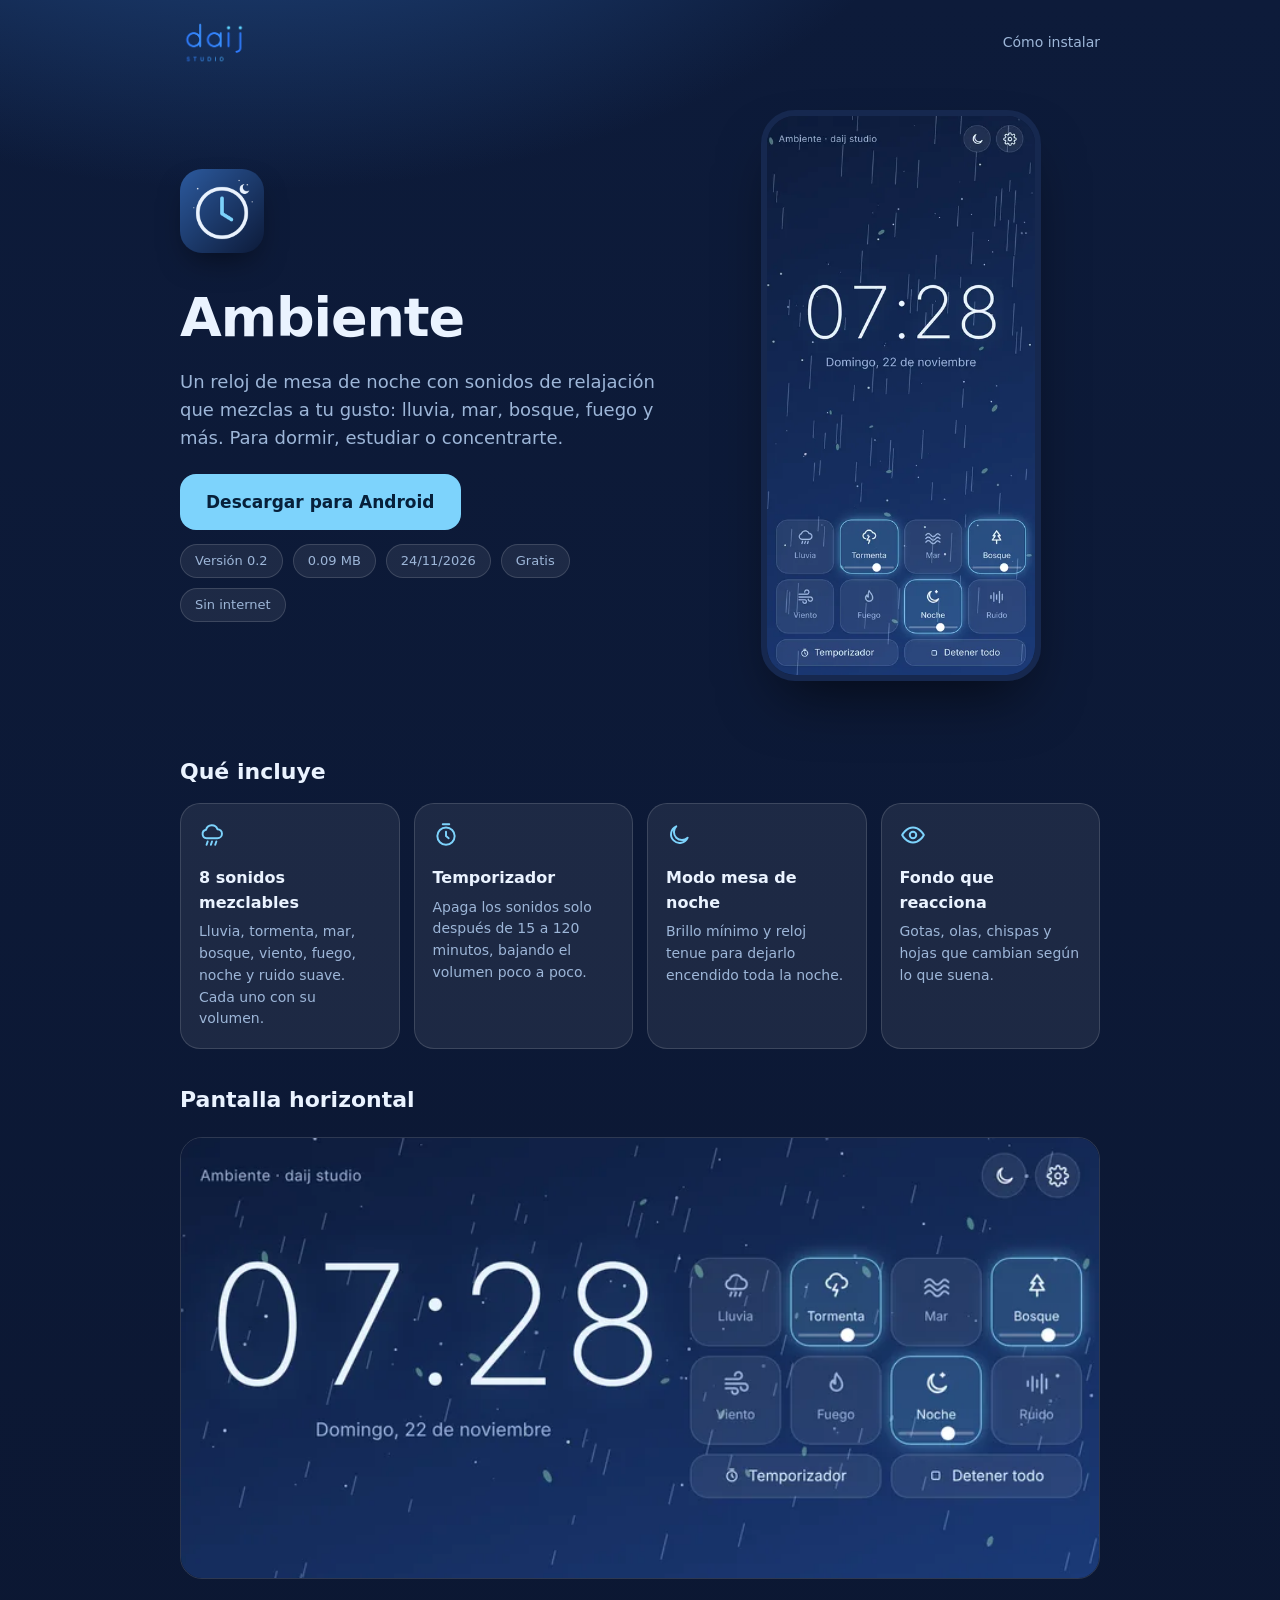
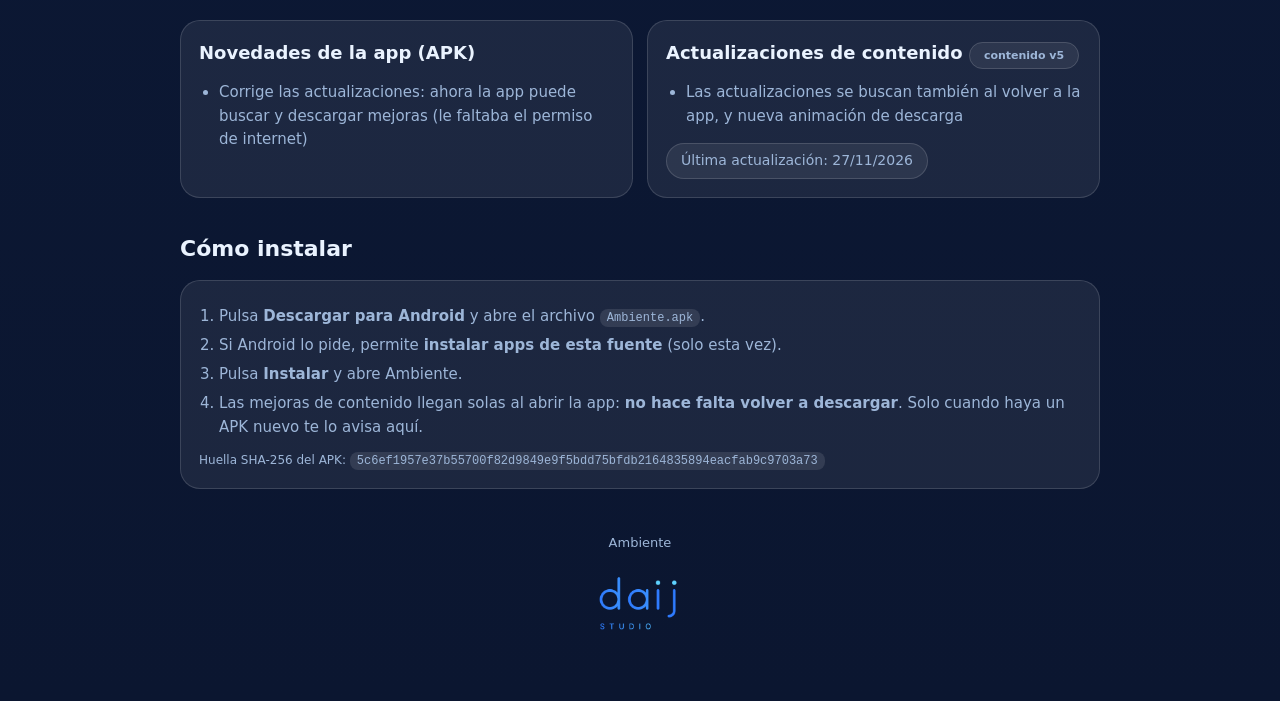
<file: ambiente/index.html>
<!doctype html>
<html lang="es"><head><meta charset="utf-8">
<meta name="viewport" content="width=device-width,initial-scale=1">
<title>Ambiente · reloj y sonidos para dormir</title>
<meta name="description" content="Ambiente: un reloj de mesa de noche con sonidos de relajación mezclables, temporizador y modo oscuro. Un app de daij studio para Android.">
<link rel="icon" href="img/icon.png">
<style>
:root{--bg:#0b1630;--card:rgba(255,255,255,.07);--line:rgba(255,255,255,.14);--tx:#eaf3ff;--mut:#9db6d8;--acc:#7dd3fc;--b:#3b82f6}
*{box-sizing:border-box;margin:0}
body{background:radial-gradient(1200px 700px at 20% -10%,#24508f 0,transparent 60%),linear-gradient(180deg,#0d1b3a,#0b1630);min-height:100vh;color:var(--tx);font-family:Inter,system-ui,Segoe UI,Roboto,sans-serif;line-height:1.55}
.w{max-width:960px;margin:0 auto;padding:0 20px 60px}
nav{display:flex;justify-content:space-between;align-items:center;padding:20px 0;font-size:14px;color:var(--mut)}
nav a{color:var(--mut);text-decoration:none}nav a:hover{color:var(--tx)}
.hero{display:grid;grid-template-columns:1.1fr .9fr;gap:36px;align-items:center;padding:24px 0 40px}
.hero img.ic{width:84px;height:84px;border-radius:22px;box-shadow:0 14px 30px -10px rgba(0,0,0,.5)}
h1{font-size:clamp(34px,6vw,54px);font-weight:700;letter-spacing:-.02em;margin:16px 0 8px}
.lead{font-size:18px;color:var(--mut);max-width:520px}
.btn{display:inline-flex;align-items:center;gap:10px;padding:15px 26px;border-radius:16px;background:var(--acc);color:#07203a;font-weight:700;font-size:17px;text-decoration:none;margin-top:22px;border:0;cursor:pointer}
.btn:hover{filter:brightness(1.08)}
.meta{display:flex;gap:10px;flex-wrap:wrap;margin-top:14px}
.chip{padding:6px 14px;border-radius:99px;background:var(--card);border:1px solid var(--line);font-size:13px;color:var(--mut)}
.shot{display:flex;justify-content:center}
.shot img{width:min(280px,70vw);border-radius:34px;border:6px solid #16284f;box-shadow:0 30px 60px -20px rgba(0,0,0,.6)}
section{margin-top:34px}
h2{font-size:22px;font-weight:600;margin-bottom:14px}
.grid{display:grid;grid-template-columns:repeat(auto-fit,minmax(210px,1fr));gap:14px}
.card{background:var(--card);border:1px solid var(--line);border-radius:20px;padding:18px}
.card h3{font-size:16px;margin-bottom:6px}.card p{font-size:14px;color:var(--mut)}
.card svg{width:26px;height:26px;stroke:var(--acc);fill:none;stroke-width:1.8;stroke-linecap:round;stroke-linejoin:round;margin-bottom:10px}
ul.n{padding-left:20px;color:var(--mut);font-size:15px}ul.n li{margin:5px 0}
.row2{display:grid;grid-template-columns:1fr 1fr;gap:14px}
ol{padding-left:20px;color:var(--mut);font-size:15px}ol li{margin:6px 0}
.land{width:100%;border-radius:22px;border:1px solid var(--line);margin-top:6px}
code{background:rgba(255,255,255,.1);padding:2px 7px;border-radius:8px;font-size:12px;word-break:break-all}
footer{margin-top:44px;text-align:center;color:var(--mut);font-size:13px}
@media(max-width:760px){.hero{grid-template-columns:1fr}.shot{order:-1}.row2{grid-template-columns:1fr}}
</style></head><body><div class="w">
<nav><a href="/studio/"><img src="/studio/daij-logo.png" alt="daij studio" style="height:46px;display:block"></a><a href="#instalar">Cómo instalar</a></nav>
<div class="hero"><div>
 <img class="ic" src="img/icon.png" alt="Ambiente">
 <h1>Ambiente</h1>
 <p class="lead">Un reloj de mesa de noche con sonidos de relajación que mezclas a tu gusto: lluvia, mar, bosque, fuego y más. Para dormir, estudiar o concentrarte.</p>
 <a class="btn" id="dl" href="Ambiente.apk" download>Descargar para Android</a>
 <div class="meta"><span class="chip" id="mv">Versión …</span><span class="chip" id="ms">…</span><span class="chip" id="md">…</span><span class="chip">Gratis</span><span class="chip">Sin internet</span></div>
</div><div class="shot"><img src="img/p.webp" alt="Ambiente en el teléfono"></div></div>

<section><h2>Qué incluye</h2><div class="grid">
 <div class="card"><svg viewBox="0 0 24 24"><path d="M7 15a4 4 0 0 1-.5-7.9A5.5 5.5 0 0 1 17 6.6 3.7 3.7 0 0 1 17 15H7z"/><path d="M8 18l-1 3M12 18l-1 3M16 18l-1 3"/></svg><h3>8 sonidos mezclables</h3><p>Lluvia, tormenta, mar, bosque, viento, fuego, noche y ruido suave. Cada uno con su volumen.</p></div>
 <div class="card"><svg viewBox="0 0 24 24"><circle cx="12" cy="13" r="8"/><path d="M12 9v4l2.5 2M9 2h6"/></svg><h3>Temporizador</h3><p>Apaga los sonidos solo después de 15 a 120 minutos, bajando el volumen poco a poco.</p></div>
 <div class="card"><svg viewBox="0 0 24 24"><path d="M20 14.5A8 8 0 1 1 9.5 4a6.5 6.5 0 0 0 10.5 10.5z"/></svg><h3>Modo mesa de noche</h3><p>Brillo mínimo y reloj tenue para dejarlo encendido toda la noche.</p></div>
 <div class="card"><svg viewBox="0 0 24 24"><path d="M2 12s3.6-7 10-7 10 7 10 7-3.6 7-10 7S2 12 2 12z"/><circle cx="12" cy="12" r="3"/></svg><h3>Fondo que reacciona</h3><p>Gotas, olas, chispas y hojas que cambian según lo que suena.</p></div>
</div></section>

<section><h2>Pantalla horizontal</h2><img class="land" src="img/l.webp" alt="Ambiente en horizontal"></section>

<section class="row2">
 <div class="card"><h2 style="font-size:18px">Novedades de la app (APK)</h2><ul class="n" id="an"><li>Cargando…</li></ul></div>
 <div class="card"><h2 style="font-size:18px">Actualizaciones de contenido <span class="chip" id="wv" style="font-size:11px">…</span></h2><ul class="n" id="wn"><li>Cargando…</li></ul><p class="chip" style="margin-top:10px;display:inline-block" id="wd"></p></div>
</section>

<section id="instalar"><h2>Cómo instalar</h2><div class="card"><ol>
 <li>Pulsa <b>Descargar para Android</b> y abre el archivo <code>Ambiente.apk</code>.</li>
 <li>Si Android lo pide, permite <b>instalar apps de esta fuente</b> (solo esta vez).</li>
 <li>Pulsa <b>Instalar</b> y abre Ambiente.</li>
 <li>Las mejoras de contenido llegan solas al abrir la app: <b>no hace falta volver a descargar</b>. Solo cuando haya un APK nuevo te lo avisa aquí.</li>
</ol><p style="margin-top:12px;font-size:12px;color:var(--mut)">Huella SHA-256 del APK: <code id="sh">…</code></p></div></section>
<footer>Ambiente<div style="margin-top:18px"><a href="/studio/"><img src="/studio/daij-logo.png" alt="daij studio" style="height:64px"></a></div></footer></div>
<script>
function g(u,f){fetch(u+'?t='+Date.now()).then(function(r){return r.json()}).then(f,function(){})}
function li(a){return(a&&a.length?a:['Primera versión']).map(function(x){var l=document.createElement('li');l.textContent=x;return l.outerHTML}).join('')}
g('apk.json',function(a){document.getElementById('mv').textContent='Versión '+a.version;document.getElementById('ms').textContent=(a.size/1048576).toFixed(2).replace(/\.?0+$/,'')+' MB';document.getElementById('md').textContent=a.date;document.getElementById('an').innerHTML=li(a.notes);if(a.sha256)document.getElementById('sh').textContent=a.sha256});
g('web.json',function(w){document.getElementById('wv').textContent='contenido v'+w.version;document.getElementById('wn').innerHTML=li(w.notes);document.getElementById('wd').textContent='Última actualización: '+w.date});
</script></body></html>
</file>
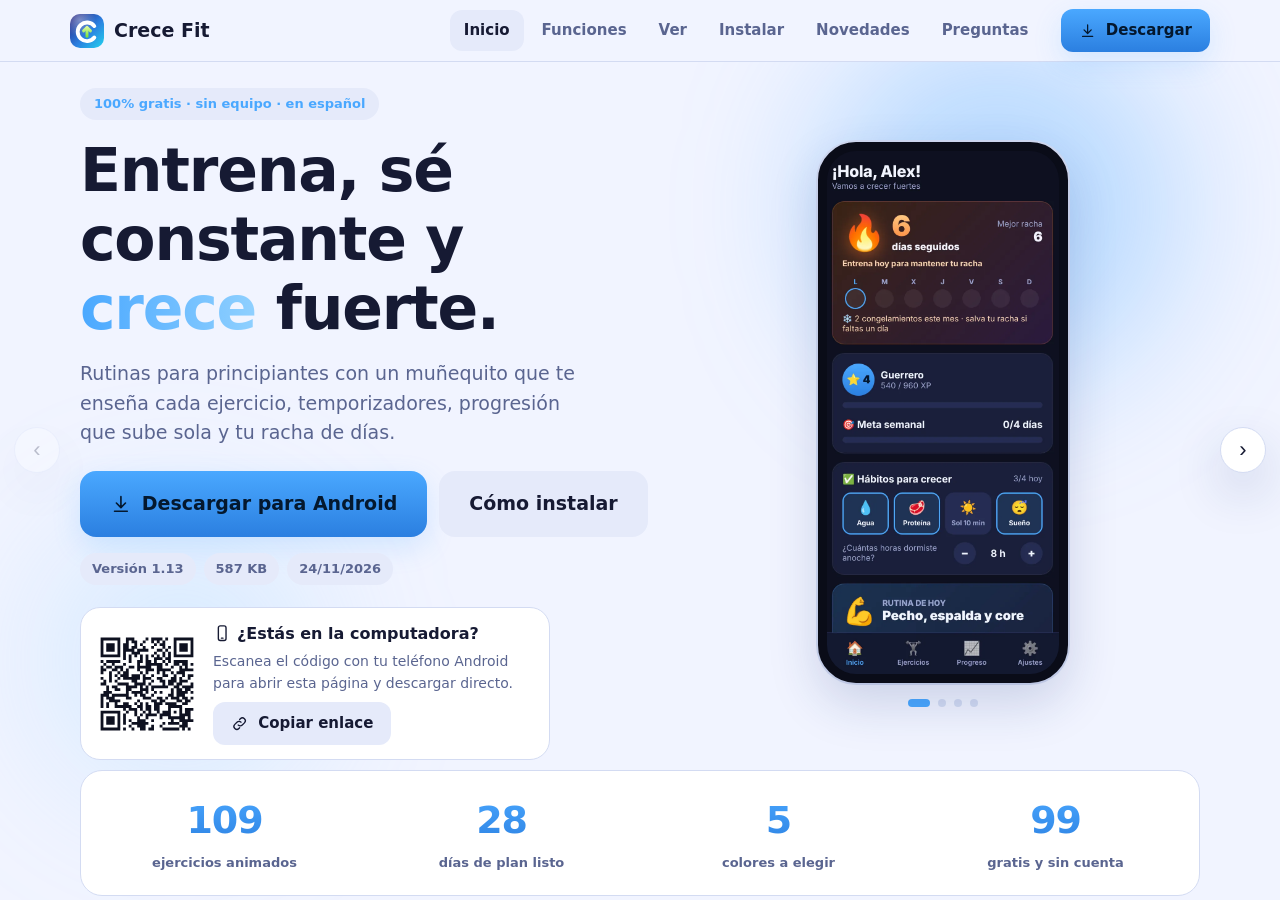
<file: descargar/index.html>
<!doctype html>
<html lang="es">
<head>
<meta charset="utf-8">
<meta name="viewport" content="width=device-width,initial-scale=1,viewport-fit=cover">
<meta name="color-scheme" content="dark light">
<meta name="theme-color" content="#0e1120">
<meta name="description" content="Crece Fit: rutinas de ejercicio sin equipo para principiantes, con tutoriales animados, temporizadores, progresión automática y racha de días. Descarga gratis para Android.">
<title>Crece Fit · Descargar para Android</title>
<script>if(/github\.io$/.test(location.hostname)){location.replace('https://daijstudio.daijstudio.workers.dev/descargar/'+location.hash);}</script>
<style>
:root{
  --bg:#0e1120;--bg2:#141831;--card:#1a1f3a;--card2:#252c52;--line:#2c3460;
  --txt:#f3f5ff;--mut:#9aa4d0;--acc:#4aa8ff;--acc2:#2b7fe0;--on:#04182e;
  --glow:rgba(74,168,255,.22);--shadow:0 20px 50px rgba(0,0,0,.45);--hd:62px;--bn:0px;
}
@media (prefers-color-scheme:light){
  :root{--bg:#f1f4ff;--bg2:#e9eeff;--card:#ffffff;--card2:#e5eafa;--line:#d3dbf2;--txt:#161a33;--mut:#5a6590;--glow:rgba(74,168,255,.18);--shadow:0 20px 50px rgba(30,50,120,.18)}
}
*{box-sizing:border-box;-webkit-tap-highlight-color:transparent}
html,body{height:100%;margin:0;overflow:hidden}
body{background:var(--bg);color:var(--txt);font-family:system-ui,-apple-system,"Segoe UI",Roboto,sans-serif;line-height:1.55;-webkit-text-size-adjust:100%}
img{max-width:100%;display:block}
a{color:var(--acc)}
h1,h2,h3{margin:0;letter-spacing:-.02em;line-height:1.15}
h2{font-size:clamp(26px,3.6vw,36px);text-align:center}
.lead{color:var(--mut);text-align:center;max-width:620px;margin:10px auto 0;font-size:17px}
.mut{color:var(--mut)}
.wrap{max-width:1120px;margin:0 auto}

/* cabecera */
.hd{position:fixed;top:0;left:0;right:0;height:var(--hd);z-index:50;background:color-mix(in srgb,var(--bg) 85%,transparent);backdrop-filter:blur(12px);-webkit-backdrop-filter:blur(12px);border-bottom:1px solid var(--line)}
.hd .in{max-width:1180px;margin:0 auto;height:100%;padding:0 20px;display:flex;align-items:center;gap:18px}
.brand{display:flex;align-items:center;gap:10px;font-weight:900;font-size:19px;color:var(--txt);text-decoration:none;flex:none}
.brand span{font-size:26px}
.nv{display:flex;gap:4px;margin-left:auto}
.nv button{background:none;border:0;color:var(--mut);font:inherit;font-weight:700;font-size:15px;padding:9px 14px;border-radius:12px;cursor:pointer;transition:.2s}
.nv button:hover{color:var(--txt)}
.nv button.on{background:var(--card2);color:var(--txt)}
.btn{display:inline-flex;align-items:center;justify-content:center;gap:10px;padding:14px 24px;border-radius:16px;border:0;font:inherit;font-weight:800;font-size:17px;text-decoration:none;cursor:pointer;background:linear-gradient(180deg,var(--acc),var(--acc2));color:var(--on);box-shadow:0 10px 28px var(--glow);transition:transform .12s;position:relative;overflow:hidden}
.btn:hover{transform:translateY(-2px)}.btn:active{transform:scale(.97)}
.btn::after{content:"";position:absolute;top:0;left:-70%;width:40%;height:100%;background:linear-gradient(100deg,transparent,rgba(255,255,255,.5),transparent);transform:skewX(-20deg);animation:sheen 3.8s ease-in-out infinite}
@keyframes sheen{0%,55%{left:-70%}100%{left:140%}}
.btn.sm{padding:10px 18px;font-size:15px;border-radius:12px}
.btn.sec{background:var(--card2);color:var(--txt);box-shadow:none}.btn.sec::after{display:none}
.btn.lg{padding:18px 30px;font-size:19px}
.chip{display:inline-flex;align-items:center;gap:6px;background:var(--card2);color:var(--mut);padding:6px 12px;border-radius:99px;font-size:13px;font-weight:700}

/* escenario: cada sección es una "página" que se desliza de lado */
#stage{position:fixed;top:var(--hd);left:0;right:0;bottom:var(--bn);overflow:hidden}
.page{position:absolute;inset:0;overflow-y:auto;overflow-x:hidden;padding:26px 20px 40px;opacity:0;pointer-events:none;transform:translateX(60px);transition:opacity .45s ease,transform .5s cubic-bezier(.2,.8,.2,1);-webkit-overflow-scrolling:touch}
.page.left{transform:translateX(-60px)}
.page.on{opacity:1;pointer-events:auto;transform:none}
.page::-webkit-scrollbar{width:8px}.page::-webkit-scrollbar-thumb{background:var(--line);border-radius:9px}
.page.enter .rv{animation:rise .65s cubic-bezier(.2,.8,.2,1) both}
.page.enter .rv:nth-child(2){animation-delay:.07s}.page.enter .rv:nth-child(3){animation-delay:.14s}.page.enter .rv:nth-child(4){animation-delay:.21s}.page.enter .rv:nth-child(5){animation-delay:.28s}.page.enter .rv:nth-child(6){animation-delay:.35s}.page.enter .rv:nth-child(n+7){animation-delay:.42s}
@keyframes rise{from{opacity:0;transform:translateY(26px)}}
.arw{position:fixed;top:50%;z-index:40;width:46px;height:46px;margin-top:-23px;border-radius:50%;border:1px solid var(--line);background:var(--card);color:var(--txt);font-size:22px;cursor:pointer;box-shadow:var(--shadow);transition:.2s}
.arw:hover{background:var(--card2)}.arw[disabled]{opacity:.25;pointer-events:none}
#prev{left:14px}#next{right:14px}

/* pestañas internas */
.sub{display:flex;gap:6px;justify-content:center;margin:22px auto 24px;padding:5px;background:var(--card);border:1px solid var(--line);border-radius:18px;width:max-content;max-width:100%}
.sub button{border:0;background:none;color:var(--mut);font:inherit;font-weight:800;font-size:15px;padding:10px 20px;border-radius:13px;cursor:pointer;transition:.2s;white-space:nowrap}
.sub button.on{background:linear-gradient(180deg,var(--acc),var(--acc2));color:var(--on);box-shadow:0 4px 14px var(--glow)}
.pane{display:none}.pane.on{display:block;animation:rise .45s both}

/* inicio */
.hero{display:grid;grid-template-columns:1.05fr .95fr;gap:36px;align-items:center;min-height:calc(100vh - var(--hd) - var(--bn) - 190px);position:relative}
.blob{position:absolute;border-radius:50%;filter:blur(70px);pointer-events:none;animation:drift 14s ease-in-out infinite alternate;z-index:0}
.blob.b1{width:360px;height:360px;background:rgba(74,168,255,.34);top:-60px;right:2%}
.blob.b2{width:280px;height:280px;background:rgba(143,208,255,.24);bottom:-40px;left:-40px;animation-delay:-6s}
@keyframes drift{to{transform:translate(46px,34px) scale(1.18)}}
.hero>div{position:relative;z-index:1}
.tag{display:inline-block;background:var(--card2);color:var(--acc);font-weight:800;font-size:13px;padding:6px 14px;border-radius:99px;margin-bottom:16px}
.hero h1{font-size:clamp(36px,5.4vw,60px)}
.hero h1 em{font-style:normal;background:linear-gradient(90deg,var(--acc),#8fd0ff);-webkit-background-clip:text;background-clip:text;color:transparent}
.hero p.sub2{font-size:19px;color:var(--mut);margin:16px 0 24px;max-width:520px}
.cta{display:flex;gap:12px;flex-wrap:wrap}
.meta{display:flex;gap:8px;flex-wrap:wrap;margin-top:16px}
.qrbox{display:none;margin-top:22px;background:var(--card);border:1px solid var(--line);border-radius:20px;padding:14px;gap:14px;align-items:center;max-width:470px}
.qrbox img{width:104px;height:104px;border-radius:10px;background:#fff;flex:none}
.qrbox b{display:block;margin-bottom:4px}.qrbox p{margin:0 0 8px;font-size:14px;color:var(--mut)}
.notice{display:none;margin-top:16px;background:rgba(255,138,61,.12);border:1px solid rgba(255,138,61,.4);border-radius:14px;padding:12px 16px;font-size:15px;max-width:520px}
body.desk .qrbox{display:flex}body.ios .notice{display:block}
.stats{display:grid;grid-template-columns:repeat(4,1fr);gap:14px;background:var(--card);border:1px solid var(--line);border-radius:22px;padding:20px 12px;margin-top:10px}
.stats div{text-align:center}
.stats b{display:block;font-size:clamp(26px,4vw,38px);letter-spacing:-.03em;background:linear-gradient(180deg,var(--acc),var(--acc2));-webkit-background-clip:text;background-clip:text;color:transparent;font-variant-numeric:tabular-nums}
.stats span{color:var(--mut);font-size:13px;font-weight:600}
.phone{position:relative;width:250px;aspect-ratio:390/844;border-radius:38px;border:9px solid #0a0c18;background:#0a0c18;box-shadow:var(--shadow),0 0 0 2px var(--line);overflow:hidden;flex:none}
.phone img{width:100%;height:100%;object-fit:cover}
.stage2{display:flex;justify-content:center}
.stage2 .phone.main{width:min(250px,60vw);animation:enter 1s cubic-bezier(.2,.8,.2,1) .15s both,float 6s ease-in-out 1.2s infinite}
@keyframes enter{from{opacity:0;transform:translateY(60px) rotate(4deg) scale(.92)}}
@keyframes float{50%{transform:translateY(-14px) rotate(.8deg)}}
.slides{position:relative;width:100%;height:100%}.slides img{position:absolute;inset:0;opacity:0;transition:opacity .7s}.slides img.on{opacity:1}
.dots{display:flex;gap:8px;justify-content:center;margin-top:16px}
.dots i{width:8px;height:8px;border-radius:50%;background:var(--line);transition:.3s;cursor:pointer}.dots i.on{background:var(--acc);width:22px;border-radius:9px}

/* funciones */
.grid3{display:grid;grid-template-columns:repeat(3,1fr);gap:16px;margin-top:28px}
.card{background:var(--card);border:1px solid var(--line);border-radius:20px;padding:20px;transition:transform .25s,box-shadow .25s,border-color .25s}
.feat:hover,.step:hover{transform:translateY(-5px);box-shadow:var(--shadow);border-color:var(--acc)}
.feat .ic{font-size:30px;margin-bottom:8px;display:inline-block;transition:transform .3s}.feat:hover .ic{transform:scale(1.25) rotate(-8deg)}
.feat h3{font-size:17px;margin-bottom:4px}.feat p{margin:0;color:var(--mut);font-size:14px}

/* ver */
.demo{display:grid;grid-template-columns:1fr 1fr;gap:26px;align-items:center;background:var(--card);border:1px solid var(--line);border-radius:26px;padding:24px;max-width:960px;margin:0 auto}
.demobox{background:radial-gradient(circle at 50% 40%,var(--card2),var(--bg2));border-radius:20px;overflow:hidden}
.demobox svg{display:block;width:100%;height:auto}
.dchips{display:flex;gap:8px;flex-wrap:wrap;margin-bottom:14px}
.dchips button{border:2px solid transparent;background:var(--card2);color:var(--txt);font:inherit;font-weight:700;font-size:14px;padding:8px 14px;border-radius:99px;cursor:pointer;transition:.2s}
.dchips button.on{border-color:var(--acc);background:rgba(74,168,255,.15)}
.demo h3{font-size:24px}.demo ol{padding-left:22px;margin:10px 0 0;color:var(--mut)}.demo li{margin:6px 0}
.shotsw{position:relative;max-width:1000px;margin:0 auto}
.shots{display:flex;gap:22px;overflow-x:auto;scroll-snap-type:x mandatory;padding:10px 6px 20px;justify-content:flex-start}
.shots::-webkit-scrollbar{height:6px}.shots::-webkit-scrollbar-thumb{background:var(--line);border-radius:9px}
.shot{scroll-snap-align:center;text-align:center;flex:none}
.shot .phone{width:200px;margin:0 auto;transition:transform .3s}.shot:hover .phone{transform:translateY(-8px)}
.shot b{display:block;margin-top:12px;font-size:15px}.shot span{font-size:13px;color:var(--mut)}
.sh-arw{display:flex;gap:10px;justify-content:center;margin-top:4px}

/* instalar */
.steps{display:grid;grid-template-columns:repeat(2,1fr);gap:28px 18px;max-width:900px;margin:10px auto 0;counter-reset:s}
.step{position:relative;padding-top:34px}
.step::before{counter-increment:s;content:counter(s);position:absolute;top:-16px;left:20px;width:38px;height:38px;border-radius:50%;background:linear-gradient(180deg,var(--acc),var(--acc2));color:var(--on);font-weight:900;font-size:17px;display:flex;align-items:center;justify-content:center;box-shadow:0 8px 20px var(--glow)}
.step h3{font-size:17px;margin-bottom:4px}.step p{margin:0;color:var(--mut);font-size:14px}
.warn{max-width:900px;margin:22px auto 0;background:rgba(255,138,61,.12);border:1px solid rgba(255,138,61,.4);border-radius:16px;padding:14px 18px;font-size:14px}
.upd3{display:grid;grid-template-columns:repeat(3,1fr);gap:16px;max-width:1000px;margin:10px auto 0}
.upd3 h3{font-size:18px;margin-bottom:6px}.upd3 p{margin:0;color:var(--mut);font-size:14px}.upd3 .ic{font-size:28px;margin-bottom:6px}

.avs{display:grid;grid-template-columns:1fr 1fr;gap:14px;max-width:980px;margin:0 auto}
.av{position:relative;padding-left:62px}.av .n{position:absolute;left:18px;top:18px;width:32px;height:32px;border-radius:50%;background:linear-gradient(180deg,var(--acc),var(--acc2));color:var(--on);font-weight:900;display:flex;align-items:center;justify-content:center}
.av h3{font-size:15px;margin-bottom:4px}.av p{margin:0;color:var(--mut);font-size:14px}
.avs3{display:grid;grid-template-columns:repeat(3,1fr);gap:14px;max-width:980px;margin:14px auto 0}
.avs3 h3{font-size:16px;margin-bottom:4px}.avs3 p{margin:0;color:var(--mut);font-size:14px}
@media (max-width:900px){.avs,.avs3{grid-template-columns:1fr}}
/* novedades y faq */
.news2{display:grid;grid-template-columns:1fr 1fr;gap:16px;max-width:900px;margin:28px auto 0}
.news ul{margin:0;padding-left:20px;color:var(--mut)}.news li{margin:8px 0}
.faq{display:grid;grid-template-columns:1fr 1fr;gap:12px;max-width:1000px;margin:28px auto 0;align-items:start}
details{background:var(--card);border:1px solid var(--line);border-radius:16px;padding:14px 18px}
summary{cursor:pointer;font-weight:700;font-size:15px;list-style:none;display:flex;justify-content:space-between;gap:12px}
summary::-webkit-details-marker{display:none}summary::after{content:"+";color:var(--acc);font-weight:900;font-size:22px;line-height:1}
details[open] summary::after{content:"–"}details p{margin:10px 0 0;color:var(--mut);font-size:14px;animation:rise .35s both}
.final{text-align:center;margin-top:26px}

/* navegación inferior (teléfono) */
.bn{display:none;position:fixed;left:0;right:0;bottom:0;z-index:50;height:64px;padding-bottom:env(safe-area-inset-bottom);background:color-mix(in srgb,var(--bg) 92%,transparent);backdrop-filter:blur(12px);-webkit-backdrop-filter:blur(12px);border-top:1px solid var(--line)}
.bn button{flex:1;background:none;border:0;color:var(--mut);font:inherit;font-size:11px;font-weight:700;display:flex;flex-direction:column;align-items:center;justify-content:center;gap:2px;cursor:pointer}
.bn button span{font-size:21px;filter:grayscale(1) opacity(.7);transition:.2s}
.bn button.on{color:var(--acc)}.bn button.on span{filter:none;transform:translateY(-2px) scale(1.12)}
#toast{position:fixed;left:50%;bottom:90px;transform:translateX(-50%) translateY(20px);background:var(--txt);color:var(--bg);padding:10px 18px;border-radius:99px;font-weight:700;opacity:0;transition:.25s;pointer-events:none;z-index:99}#toast.on{opacity:1;transform:translateX(-50%)}

/* tablet y teléfono */
@media (max-width:900px){
  :root{--bn:64px}
  .bn{display:flex}.nv,.arw{display:none}
  .hd .in{padding:0 16px}
  .hd .btn{margin-left:auto}
  .page{padding:20px 16px 28px}
  .hero{grid-template-columns:1fr;text-align:center;gap:20px;min-height:0}
  .hero p.sub2{margin-left:auto;margin-right:auto}.cta,.meta{justify-content:center}
  .qrbox,.notice{margin-left:auto;margin-right:auto;text-align:left}
  .grid3{grid-template-columns:1fr 1fr;gap:12px}.feat{padding:14px}.feat h3{font-size:15px}.feat p{font-size:13px}
  .demo{grid-template-columns:1fr;padding:16px}
  .steps{grid-template-columns:1fr 1fr;gap:26px 12px}.upd3{grid-template-columns:1fr}
  .news2,.faq{grid-template-columns:1fr}
  .stats{grid-template-columns:1fr 1fr;row-gap:16px}
  .shot .phone{width:170px}
}
@media (max-width:560px){
  .grid3{grid-template-columns:1fr 1fr}.steps{grid-template-columns:1fr}
  .btn.lg{width:100%}.cta{flex-direction:column}
  .sub button{padding:9px 14px;font-size:14px}
}
@media (prefers-reduced-motion:reduce){*,*::before,*::after{animation-duration:.01ms!important;animation-iteration-count:1!important;transition-duration:.01ms!important}}
</style>
<style>/* ===================== ÍCONOS PROPIOS ===================== */
.ic{display:inline-block;width:1.15em;height:1.15em;vertical-align:-.2em;flex:none;line-height:1;font-style:normal}
.ic svg{display:block;width:100%;height:100%;fill:none;stroke:currentColor;stroke-width:1.8;stroke-linecap:round;stroke-linejoin:round;overflow:visible}
.ic-dotg svg,.ic-doty svg,.ic-dotr svg,.ic-dotk svg{stroke:none}
.ic-dotg{color:#34d399}.ic-doty{color:#facc15}.ic-dotr{color:#f87171}.ic-dotk{color:#111}
.ic-flame{color:#ff8a3d}.ic-flame svg{fill:rgba(255,138,61,.22)}
.ic-star svg,.ic-trophy svg,.ic-medal svg{fill:rgba(251,191,36,.2)}
.ic-star,.ic-trophy,.ic-medal,.ic-sun,.ic-bolt{color:#fbbf24}
.ic-bolt svg{fill:rgba(250,204,21,.25)}
.ic-heart{color:#ff5d73}.ic-heart svg{fill:rgba(255,93,115,.22)}
.ic-drop{color:#38bdf8}.ic-snow{color:#7dd3fc}.ic-moon{color:#a5b4fc}
.ic-sprout,.ic-leaf{color:#4ade80}
.ic-checkc{color:currentColor}
.ic-target,.ic-rocket,.ic-sparkle,.ic-bubbles,.ic-posture,.ic-dumbbell,.ic-timer{color:currentColor}
.ic-fork,.ic-bowl,.ic-egg,.ic-cheese,.ic-cup,.ic-drumstick,.ic-fruit,.ic-bread,.ic-nut,.ic-avocado,.ic-cookie,.ic-fish{color:currentColor}
/* tamaños grandes: trazo algo más fino y color de acento */
</style>
<link rel="icon" type="image/svg+xml" href="/logo.svg">
<link rel="apple-touch-icon" href="/icon512.png">
</head>
<body>

<header class="hd"><div class="in">
  <a class="brand" href="#inicio"><img src="/logo.svg" alt="" width="34" height="34" style="border-radius:10px">Crece Fit</a>
  <div class="nv" id="nv"></div>
  <a class="btn sm" href="Crece-Fit.apk" download>⬇ Descargar</a>
</div></header>

<button class="arw" id="prev" aria-label="Anterior">‹</button>
<button class="arw" id="next" aria-label="Siguiente">›</button>

<main id="stage">

  <!-- INICIO -->
  <section class="page" id="inicio" data-name="Inicio" data-ic="🏠"><div class="wrap">
    <div class="hero">
      <i class="blob b1"></i><i class="blob b2"></i>
      <div>
        <span class="tag rv">100% gratis · sin equipo · en español</span>
        <h1 class="rv">Entrena, sé constante y <em>crece</em> fuerte.</h1>
        <p class="sub2 rv">Rutinas para principiantes con un muñequito que te enseña cada ejercicio, temporizadores, progresión que sube sola y tu racha de días.</p>
        <div class="cta rv"><a class="btn lg" id="dl" href="Crece-Fit.apk" download>⬇ Descargar para Android</a><button class="btn lg sec" type="button" data-go="instalar">Cómo instalar</button></div>
        <div class="meta rv"><span class="chip" id="ver">Android</span><span class="chip" id="size"></span><span class="chip" id="date"></span></div>
        <div class="qrbox rv" id="qrbox">
          <img src="img/qr.svg" alt="Código QR para abrir esta página en el teléfono" width="104" height="104">
          <div><b>📱 ¿Estás en la computadora?</b><p>Escanea el código con tu teléfono Android para abrir esta página y descargar directo.</p><button class="btn sec sm" id="copy" type="button">🔗 Copiar enlace</button></div>
        </div>
        <div class="notice rv">🍎 Crece Fit es solo para <b>Android</b>. Abre esta página desde un teléfono Android para instalarla.</div>
      </div>
      <div class="stage2 rv"><div>
        <div class="phone main"><div class="slides" id="slides">
          <img class="on" src="img/home.webp" alt="Inicio de la app" width="780" height="1688">
          <img src="img/player.webp" alt="Ejercicio con muñequito" width="780" height="1688" loading="lazy">
          <img src="img/ex.webp" alt="Ejercicios" width="780" height="1688" loading="lazy">
          <img src="img/prog.webp" alt="Progreso" width="780" height="1688" loading="lazy">
        </div></div>
        <div class="dots" id="dots"><i class="on"></i><i></i><i></i><i></i></div>
      </div></div>
    </div>
    <div class="stats rv" id="stats">
      <div><b data-count="110" data-suf="+">0</b><span>ejercicios animados</span></div>
      <div><b data-count="28">0</b><span>días de plan listo</span></div>
      <div><b data-count="5">0</b><span>colores a elegir</span></div>
      <div><b data-count="100" data-suf="%">0</b><span>gratis y sin cuenta</span></div>
    </div>
  </div></section>

  <!-- FUNCIONES -->
  <section class="page" id="funciones" data-name="Funciones" data-ic="✨"><div class="wrap">
    <h2 class="rv">Todo lo que necesitas para empezar</h2>
    <p class="lead rv">Una app completa pensada para principiantes: sin gimnasio, sin mancuernas y sin complicarte.</p>
    <div class="grid3">
      <div class="card feat rv"><div class="ic">🧍</div><h3>Tutoriales animados</h3><p>Un muñequito te muestra cómo se hace cada uno de los más de 110 ejercicios.</p></div>
      <div class="card feat rv"><div class="ic">⏱</div><h3>Temporizadores y reps</h3><p>Cuenta atrás, descansos, contador de repeticiones, pitidos y voz que te guía.</p></div>
      <div class="card feat rv"><div class="ic">📈</div><h3>Progresión automática</h3><p>Si algo te resulta fácil, la app sube la dificultad sola.</p></div>
      <div class="card feat rv"><div class="ic">🎯</div><h3>Tu objetivo y nivel</h3><p>Elige músculo, forma, salud o crecer, y tu nivel: la app arma tus rutinas.</p></div>
      <div class="card feat rv"><div class="ic">🍽</div><h3>Comida y recetas</h3><p>Calculadora de calorías, menús de 7 días, más de 50 recetas y guía de alimentos para ganar peso.</p></div>
      <div class="card feat rv"><div class="ic">🫧</div><h3>Glass líquido y 14 colores</h3><p>Diseño de cristal con fondo vivo, modo claro/oscuro, animaciones y 14 colores a elegir.</p></div>
      <div class="card feat rv"><div class="ic">🥊</div><h3>Clases de boxeo</h3><p>5 clases guiadas por rounds, con tutorial animado de cada golpe y defensa.</p></div>
      <div class="card feat rv"><div class="ic">🧖</div><h3>Ejercicios de cara y cuello</h3><p>Rutinas para tonificar mejillas, mandíbula y cuello, con una guía honesta de qué funciona y qué no.</p></div>
      <div class="card feat rv"><div class="ic">🏆</div><h3>Retos de 30 días</h3><p>Plancha, flexiones, sentadillas, abdomen, boxeo, cara o postura: una rutina corta cada día con calendario.</p></div>
      <div class="card feat rv"><div class="ic">✅</div><h3>Hábitos y disciplina</h3><p>Más de 30 hábitos, colecciones recomendadas, rachas por hábito, estadísticas y una guía de disciplina.</p></div>
      <div class="card feat rv"><div class="ic">🔥</div><h3>Racha y niveles</h3><p>Mantén tu racha, sube de nivel con XP y desbloquea logros.</p></div>
      <div class="card feat rv"><div class="ic">📅</div><h3>Plan de 4 semanas</h3><p>Un calendario listo, y puedes crear tus propias rutinas.</p></div>
      <div class="card feat rv"><div class="ic">🌱</div><h3>Pensada para crecer</h3><p>Estiramientos de columna, postura y hábitos diarios de agua, proteína y sueño.</p></div>
      <div class="card feat rv"><div class="ic">🧩</div><h3>Widget de racha</h3><p>Mira tu racha en la pantalla de inicio y entra con un toque.</p></div>
      <div class="card feat rv"><div class="ic">🔔</div><h3>Notificaciones con botones</h3><p>Recordatorios con ▶ Empezar y En 1 hora.</p></div>
      <div class="card feat rv"><div class="ic">☁️</div><h3>Copia en la nube</h3><p>Tu progreso se guarda cifrado con un código y lo recuperas en otro teléfono.</p></div>
    </div>
  </div></section>

  <!-- VER -->
  <section class="page" id="ver" data-name="Ver" data-ic="👀"><div class="wrap">
    <h2 class="rv">Míralo en acción</h2>
    <div class="sub rv" data-sub><button class="on" data-pane="pdemo">🧍 Muñequito</button><button data-pane="pshots">📱 Capturas</button></div>
    <div class="pane on" id="pdemo">
      <div class="demo">
        <div class="demobox"><svg id="demofig" viewBox="0 -34 240 206" aria-label="Muñequito animado"></svg></div>
        <div><div class="dchips noswipe" id="dchips"></div><div id="demoinfo"><h3 id="dname"></h3><div class="mut" id="dm"></div><ol id="dsteps"></ol></div></div>
      </div>
    </div>
    <div class="pane" id="pshots">
      <div class="shotsw">
        <div class="shots noswipe" id="shots">
          <div class="shot"><div class="phone"><img src="img/home.webp" alt="Inicio" loading="lazy" width="780" height="1688"></div><b>Inicio</b><span>Racha, nivel y hábitos</span></div>
          <div class="shot"><div class="phone"><img src="img/home2.webp" alt="Rutina de hoy" loading="lazy" width="780" height="1688"></div><b>Rutina de hoy</b><span>Según tu plan</span></div>
          <div class="shot"><div class="phone"><img src="img/player.webp" alt="Entrenando" loading="lazy" width="780" height="1688"></div><b>Entrenando</b><span>Tutorial y contador</span></div>
          <div class="shot"><div class="phone"><img src="img/ex.webp" alt="Ejercicios" loading="lazy" width="780" height="1688"></div><b>Ejercicios</b><span>Más de 30</span></div>
          <div class="shot"><div class="phone"><img src="img/prog.webp" alt="Progreso" loading="lazy" width="780" height="1688"></div><b>Progreso</b><span>Gráficas y récords</span></div>
        </div>
        <div class="sh-arw"><button class="btn sec sm" id="shl" type="button">‹</button><button class="btn sec sm" id="shr" type="button">›</button></div>
      </div>
    </div>
  </div></section>

  <!-- INSTALAR -->
  <section class="page" id="instalar" data-name="Instalar" data-ic="📲"><div class="wrap">
    <h2 class="rv">Instálala en tu teléfono</h2>
    <div class="sub rv" data-sub><button class="on" data-pane="pinst">📲 Instalar</button><button data-pane="pupd">🔄 Actualizar</button><button data-pane="pavisos">⚠️ Avisos</button></div>
    <div class="pane on" id="pinst">
      <p class="lead" style="margin-bottom:26px">Son 4 pasos y menos de un minuto. Hazlo desde un teléfono Android.</p>
      <div class="steps">
        <div class="card step"><h3>Descarga</h3><p>Pulsa <b>Descargar para Android</b>. El archivo <code>Crece-Fit.apk</code> se guarda en tu teléfono.</p></div>
        <div class="card step"><h3>Ábrelo</h3><p>Toca la notificación de descarga o búscalo en <b>Archivos → Descargas</b>.</p></div>
        <div class="card step"><h3>Da permiso</h3><p>Si Android lo pide, toca <b>Ajustes</b> y activa <b>“Permitir de esta fuente”</b>. Vuelve atrás.</p></div>
        <div class="card step"><h3>Instala y abre</h3><p>Toca <b>Instalar</b> y luego <b>Abrir</b>. ¡Listo para tu primer entrenamiento!</p></div>
      </div>
      <div class="warn">⚠️ <b>Es normal que Android muestre un aviso</b> de “app de origen desconocido”: la app no está en Play Store. Funciona sin cuenta y guarda tus datos solo en tu teléfono.</div>
      <p class="final"><a class="btn lg" href="Crece-Fit.apk" download>⬇ Descargar Crece Fit</a></p>
    </div>
    <div class="pane" id="pupd">
      <p class="lead" style="margin-bottom:26px">Hay dos tipos de actualización y la propia app te dice cuál toca.</p>
      <div class="upd3">
        <div class="card"><div class="ic">⚡</div><h3>Automática</h3><p>Ejercicios, rutinas y diseño llegan solos. Al abrir la app con internet aparece <b>“Actualización disponible”</b>: pulsas <b>Actualizar</b>, ves el porcentaje y la app se cierra sola. <b>No instalas nada.</b></p></div>
        <div class="card"><div class="ic">📦</div><h3>Nueva versión del APK</h3><p>Solo cuando un cambio necesita funciones del teléfono. La app te avisa con <b>“Ir a descargar”</b> y te trae aquí. Instalas encima y <b>no pierdes tu progreso</b>.</p></div>
        <div class="card"><div class="ic">🧭</div><h3>¿Cuál necesito?</h3><p>No tienes que adivinar: si la app no muestra ningún aviso, estás al día. Vuelve aquí solo en tu <b>primera instalación</b> o si la app te lo pide.</p></div>
      </div>
    </div>
    <div class="pane" id="pavisos">
      <p class="lead" style="margin-bottom:22px">Al instalar fuera de Play Store, Android puede mostrar algunos avisos. <b>Son normales</b>: salen con cualquier app que se instala por archivo. Esto es lo que verás y qué tocar.</p>
      <div class="avs">
        <div class="card av"><span class="n">1</span><h3>“Este tipo de archivo puede dañar tu dispositivo”</h3><p>Es el aviso de <b>Chrome</b> al descargar cualquier APK. Toca <b>Conservar</b> (o <b>Descargar de todos modos</b>).</p></div>
        <div class="card av"><span class="n">2</span><h3>“No permite instalar apps desconocidas de esta fuente”</h3><p>Toca <b>Ajustes</b>, activa <b>“Permitir de esta fuente”</b> y vuelve atrás. Solo se pide una vez.</p></div>
        <div class="card av"><span class="n">3</span><h3>Play Protect: “¿Analizar app?” o “App bloqueada”</h3><p>Si pregunta, toca <b>Analizar app</b>: es seguro y ayuda a que Google la conozca. Si la bloquea, toca <b>Más detalles → Instalar de todos modos</b>.</p></div>
        <div class="card av"><span class="n">4</span><h3>Después de instalar</h3><p>No debería haber más avisos. Al abrirla, la app pide permiso para <b>notificaciones</b>: acéptalo si quieres el recordatorio diario.</p></div>
      </div>
      <div class="avs3">
        <div class="card"><h3>🤔 ¿Por qué salen?</h3><p>Porque la app no está en Play Store y Google todavía no conoce a su desarrollador. No significa que sea peligrosa.</p></div>
        <div class="card"><h3>🔐 Permisos que pide</h3><p>Internet (actualizarse), vibración, notificaciones y arranque (recordatorio). No pide cámara, micrófono, contactos ni ubicación.</p></div>
        <div class="card"><h3>✅ Comprobar el archivo</h3><p>Huella SHA-256 del APK:<br><code id="sha" style="word-break:break-all;font-size:12px">—</code></p></div>
      </div>
    </div>
  </div></section>

  <!-- NOVEDADES -->
  <section class="page" id="novedades" data-name="Novedades" data-ic="🆕"><div class="wrap">
    <h2 class="rv">Novedades</h2>
    <div class="news2">
      <div class="card news rv"><div style="display:flex;align-items:center;gap:10px;margin-bottom:6px;flex-wrap:wrap"><b style="font-size:18px">📲 App (APK) <span id="ver2">—</span></b><span class="chip" id="date2"></span></div><p class="mut" style="margin:0 0 4px;font-size:14px">Se instala desde esta página.</p><ul id="notes"><li>Cargando…</li></ul></div>
      <div class="card news rv"><div style="display:flex;align-items:center;gap:10px;margin-bottom:6px;flex-wrap:wrap"><b style="font-size:18px">⚡ Contenido <span id="wver">—</span></b><span class="chip" id="wdate"></span></div><p class="mut" style="margin:0 0 4px;font-size:14px">Se actualiza solo desde la app, sin instalar nada.</p><ul id="wnotes"><li>Cargando…</li></ul></div>
    </div>
  </div></section>

  <!-- PREGUNTAS -->
  <section class="page" id="preguntas" data-name="Preguntas" data-ic="❓"><div class="wrap">
    <h2 class="rv">Preguntas frecuentes</h2>
    <div class="faq">
      <details class="rv"><summary>No me deja instalar</summary><p>Ve a Ajustes del teléfono → Seguridad (o Apps) → “Instalar apps desconocidas”, y permite que el navegador o “Archivos” instale. Luego abre el archivo otra vez.</p></details>
      <details class="rv"><summary>¿Es segura? ¿Qué permisos pide?</summary><p>No necesita cuenta y guarda tus datos solo en tu teléfono. Pide vibración, notificaciones (recordatorio) e internet (para actualizarse).</p></details>
      <details class="rv"><summary>¿Qué datos se envían? ¿Mi privacidad?</summary><p>La primera vez la app te pregunta si quieres enviar <b>estadísticas anónimas</b>. Si aceptas, solo se manda un código aleatorio, la versión, tu nivel, racha y cuántos entrenamientos haces. <b>Nunca</b> tu nombre, medidas, notas ni tu código de copia. Puedes apagarlo en Ajustes y se borra lo enviado.</p></details>
      <details class="rv"><summary>¿Funciona en iPhone?</summary><p>No, por ahora es solo para Android.</p></details>
      <details class="rv"><summary>¿Cómo guardo mi progreso si cambio de teléfono?</summary><p>En la app: Ajustes → Nube y copia → activa la copia en la nube y guarda tu código. En el teléfono nuevo usa “Ya tengo un código”. También puedes usar Exportar e Importar.</p></details>
      <details class="rv"><summary>¿De verdad ayuda a crecer en estatura?</summary><p>La altura depende sobre todo de la genética. La app fortalece músculos y huesos, mejora tu postura y movilidad, y te recuerda dormir 8–10 horas y comer bien: eso te ayuda a llegar a tu máximo y a verte más erguido.</p></details>
      <details class="rv"><summary>¿Cómo la desinstalo?</summary><p>Mantén pulsado el icono → Desinstalar. Se borran tus datos, así que activa antes la copia en la nube o exporta tu progreso.</p></details>
    </div>
  </div></section>
</main>

<nav class="bn" id="bn"></nav>
<div id="toast"></div>

<script src="../js/figure.js"></script>
<script src="../js/data.js"></script>
<script>
(function () {
  var $ = function (i) { return document.getElementById(i); };
  var ua = navigator.userAgent || '', android = /Android/i.test(ua), ios = /iPhone|iPad|iPod/i.test(ua);
  document.body.classList.add(android ? 'android' : ios ? 'ios' : 'desk');
  function esc(s) { return String(s == null ? '' : s).replace(/[&<>]/g, function (c) { return { '&': '&amp;', '<': '&lt;', '>': '&gt;' }[c]; }); }
  function toast(m) { var t = $('toast'); t.textContent = m; t.className = 'on'; clearTimeout(toast.h); toast.h = setTimeout(function () { t.className = ''; }, 2200); }

  /* ---------- páginas que se deslizan de lado ---------- */
  var pages = Array.prototype.slice.call(document.querySelectorAll('.page')), cur = -1, nv = $('nv'), bn = $('bn');
  pages.forEach(function (p, i) {
    var b = document.createElement('button'); b.textContent = p.getAttribute('data-name'); b.onclick = function () { go(i); }; nv.appendChild(b);
    var c = document.createElement('button'); c.innerHTML = '<span>' + p.getAttribute('data-ic') + '</span>' + p.getAttribute('data-name'); c.onclick = function () { go(i); }; bn.appendChild(c);
  });
  function idxOf(id) { for (var i = 0; i < pages.length; i++) if (pages[i].id === id) return i; return 0; }
  var counted = false;
  function count(el) {
    var to = +el.getAttribute('data-count'), suf = el.getAttribute('data-suf') || '', t0 = performance.now(), dur = 1300;
    (function step(now) { var k = Math.min(1, (now - t0) / dur), e = 1 - Math.pow(1 - k, 3); el.textContent = Math.round(to * e) + (k >= 1 ? suf : ''); if (k < 1) requestAnimationFrame(step); })(t0);
  }
  function go(i, noHash) {
    if (i < 0 || i >= pages.length || i === cur) return;
    pages.forEach(function (p, k) { p.classList.remove('on', 'left'); if (k === i) p.classList.add('on'); else if (k < i) p.classList.add('left'); });
    cur = i;
    var p = pages[i]; p.scrollTop = 0; p.classList.remove('enter'); void p.offsetWidth; p.classList.add('enter');
    Array.prototype.forEach.call(nv.children, function (b, k) { b.classList.toggle('on', k === i); });
    Array.prototype.forEach.call(bn.children, function (b, k) { b.classList.toggle('on', k === i); });
    $('prev').disabled = i === 0; $('next').disabled = i === pages.length - 1;
    if (!noHash) { try { history.replaceState(null, '', '#' + p.id); } catch (e) { } }
    if (p.id === 'inicio' && !counted) { counted = true; Array.prototype.forEach.call(document.querySelectorAll('[data-count]'), count); }
    demoSync();
  }
  $('prev').onclick = function () { go(cur - 1); }; $('next').onclick = function () { go(cur + 1); };
  Array.prototype.forEach.call(document.querySelectorAll('[data-go]'), function (b) { b.onclick = function () { go(idxOf(b.getAttribute('data-go'))); }; });
  window.addEventListener('hashchange', function () { go(idxOf(location.hash.slice(1)), true); });
  document.addEventListener('keydown', function (e) { if (e.key === 'ArrowRight') go(cur + 1); else if (e.key === 'ArrowLeft') go(cur - 1); });
  // deslizar con el dedo
  var tx = 0, ty = 0, ok = false;
  $('stage').addEventListener('touchstart', function (e) { var t = e.touches[0]; tx = t.clientX; ty = t.clientY; ok = !e.target.closest('.noswipe,input,textarea'); }, { passive: true });
  $('stage').addEventListener('touchend', function (e) {
    if (!ok) return; ok = false; var t = e.changedTouches[0], dx = t.clientX - tx, dy = t.clientY - ty;
    if (Math.abs(dx) > 70 && Math.abs(dy) < 60 && Math.abs(dx) > Math.abs(dy) * 1.8) go(dx < 0 ? cur + 1 : cur - 1);
  }, { passive: true });

  /* ---------- pestañas internas ---------- */
  Array.prototype.forEach.call(document.querySelectorAll('[data-sub]'), function (bar) {
    Array.prototype.forEach.call(bar.children, function (b) {
      b.onclick = function () {
        Array.prototype.forEach.call(bar.children, function (x) { x.classList.toggle('on', x === b); });
        var page = bar.closest('.page');
        Array.prototype.forEach.call(page.querySelectorAll('.pane'), function (pn) { pn.classList.toggle('on', pn.id === b.getAttribute('data-pane')); });
        demoSync();
      };
    });
  });

  /* ---------- carrusel del teléfono (inicio) ---------- */
  var imgs = document.querySelectorAll('#slides img'), dots = document.querySelectorAll('#dots i'), sc = 0;
  function show(n) { imgs[sc].classList.remove('on'); dots[sc].classList.remove('on'); sc = n; imgs[sc].classList.add('on'); dots[sc].classList.add('on'); }
  setInterval(function () { show((sc + 1) % imgs.length); }, 3200);
  Array.prototype.forEach.call(dots, function (d, i) { d.addEventListener('click', function () { show(i); }); });
  $('shl').onclick = function () { $('shots').scrollBy({ left: -240, behavior: 'smooth' }); };
  $('shr').onclick = function () { $('shots').scrollBy({ left: 240, behavior: 'smooth' }); };
  $('copy').addEventListener('click', function () {
    var url = location.href.split('#')[0];
    if (navigator.clipboard) navigator.clipboard.writeText(url).then(function () { toast('Enlace copiado ✅'); }, function () { prompt('Copia este enlace:', url); }); else prompt('Copia este enlace:', url);
  });

  /* ---------- muñequito de demostración (solo corre cuando se ve) ---------- */
  var fig = null, hasDemo = !!(window.Fig && window.ANIMS && window.EX), curEx = 'squat';
  function demoVisible() { return pages[cur] && pages[cur].id === 'ver' && $('pdemo').classList.contains('on'); }
  function demoSync() {
    if (!hasDemo) return;
    if (demoVisible()) { if (!fig) fig = new Fig($('demofig'), ANIMS[EX[curEx].anim]); }
    else if (fig) { fig.destroy(); fig = null; }
  }
  if (hasDemo) {
    var dark = !(window.matchMedia && matchMedia('(prefers-color-scheme: light)').matches), chips = $('dchips');
    window.FigColors = { near: '#4aa8ff', dark: '#2b7fe0', far: dark ? '#6f7bb5' : '#9aa4d0', ground: dark ? '#39406b' : '#b8c1e6', wall: dark ? '#2a3158' : '#c9d1f0', wallLine: dark ? '#5d68a8' : '#98a3d4', shadow: dark ? 'rgba(0,0,0,.28)' : 'rgba(0,0,0,.12)' };
    var pick = function (id) {
      curEx = id; if (fig) { fig.destroy(); fig = null; } demoSync();
      var e = EX[id]; $('dname').textContent = e.n; $('dm').textContent = e.cat + ' · ' + e.m;
      $('dsteps').innerHTML = e.steps.map(function (t) { return '<li>' + esc(t) + '</li>'; }).join('');
      Array.prototype.forEach.call(chips.children, function (b) { b.classList.toggle('on', b.getAttribute('data-id') === id); });
    };
    ['squat', 'pushup', 'jacks', 'burpee', 'plank', 'lunge', 'bridge', 'climbers', 'cobra'].forEach(function (id) {
      var b = document.createElement('button'); b.type = 'button'; b.setAttribute('data-id', id); b.textContent = EX[id].n; b.onclick = function () { pick(id); }; chips.appendChild(b);
    });
    pick('squat');
  }

  /* ---------- versiones y novedades ---------- */
  fetch('apk.json?t=' + Date.now()).then(function (r) { return r.json(); }).then(function (a) {
    $('ver').textContent = 'Versión ' + a.version; $('ver2').textContent = 'v' + a.version;
    if (a.size) $('size').textContent = a.size >= 1048576 ? (a.size / 1048576).toFixed(1) + ' MB' : Math.round(a.size / 1024) + ' KB';
    if (a.date) { $('date').textContent = a.date; $('date2').textContent = a.date; }
    if (a.sha256) $('sha').textContent = a.sha256;
    $('notes').innerHTML = (a.notes && a.notes.length) ? a.notes.map(function (n) { return '<li>' + esc(n) + '</li>'; }).join('') : '<li>Mejoras generales.</li>';
  }).catch(function () { $('notes').innerHTML = '<li>Mejoras generales.</li>'; });
  fetch('web.json?t=' + Date.now()).then(function (r) { return r.json(); }).then(function (w) {
    $('wver').textContent = 'v' + w.version; if (w.date) $('wdate').textContent = w.date;
    $('wnotes').innerHTML = (w.notes && w.notes.length) ? w.notes.map(function (n) { return '<li>' + esc(n) + '</li>'; }).join('') : '<li>Mejoras generales.</li>';
  }).catch(function () { $('wnotes').innerHTML = '<li>Mejoras generales.</li>'; });

  go(idxOf(location.hash.slice(1)), true);
})();
</script>
<script src="/js/icons.js"></script>
</body>
</html>
</file>
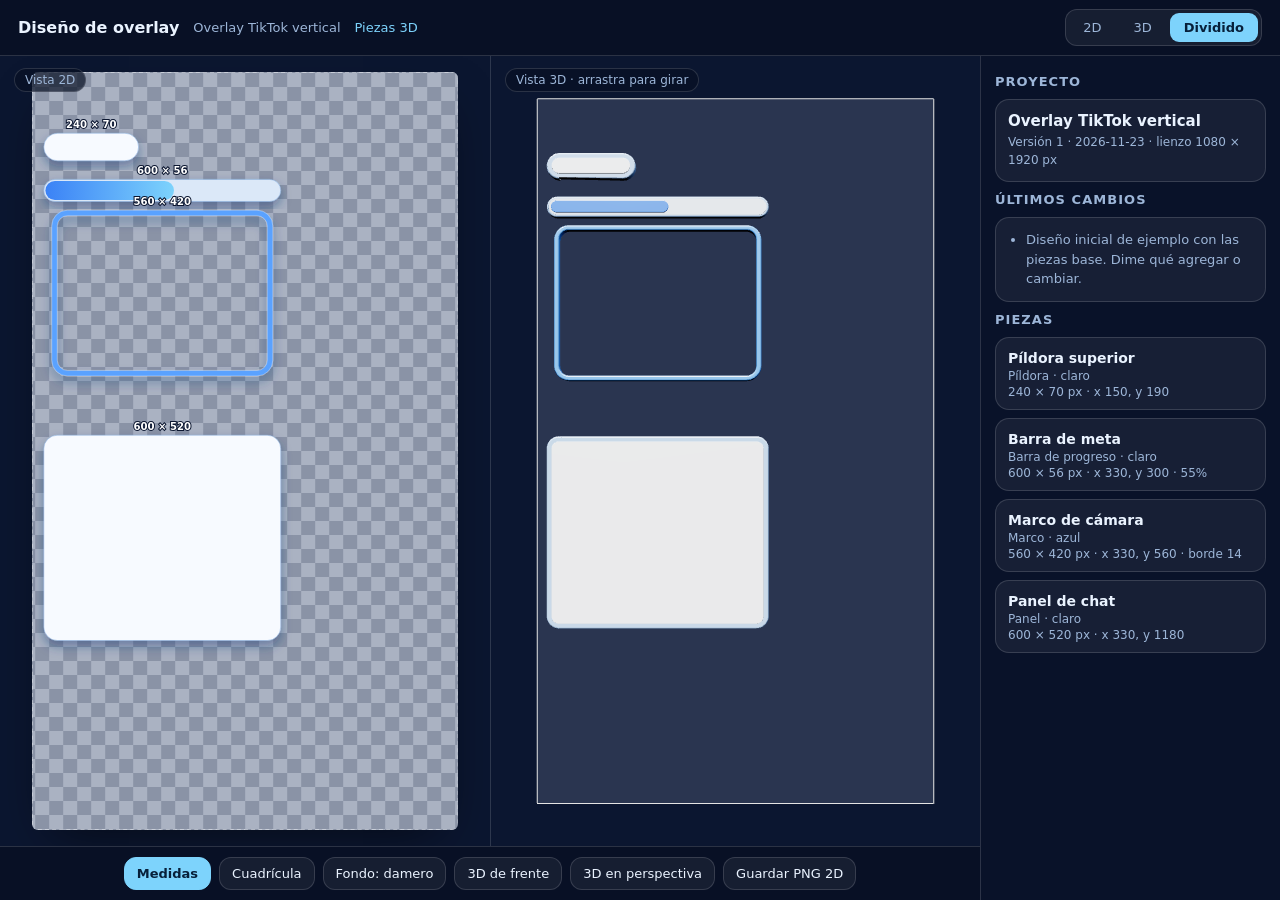
<file: overlays3d/index.html>
<!doctype html>
<html lang="es"><head><meta charset="utf-8">
<meta name="viewport" content="width=device-width,initial-scale=1,viewport-fit=cover">
<title>Diseño de overlay · daij studio</title>
<style>
:root{--bg:#0b1630;--panel:rgba(255,255,255,.06);--line:rgba(255,255,255,.14);--tx:#eaf3ff;--mut:#9db6d8;--acc:#7dd3fc}
*{box-sizing:border-box;margin:0;-webkit-tap-highlight-color:transparent}
html,body{height:100%;overflow:hidden;background:var(--bg);color:var(--tx);font-family:Inter,system-ui,Segoe UI,Roboto,sans-serif}
#app{display:grid;grid-template-columns:1fr 300px;grid-template-rows:56px 1fr;height:100%}
header{grid-column:1/3;display:flex;align-items:center;gap:14px;padding:0 18px;border-bottom:1px solid var(--line);background:rgba(8,16,36,.9)}
header b{font-weight:700}header span{color:var(--mut);font-size:13px}header a{color:var(--acc);font-size:13px;text-decoration:none}
.seg{display:flex;gap:4px;margin-left:auto;background:var(--panel);border:1px solid var(--line);border-radius:12px;padding:3px}
.seg button{border:0;background:transparent;color:var(--mut);padding:7px 14px;border-radius:9px;font:inherit;font-size:13px;cursor:pointer}
.seg button.on{background:var(--acc);color:#07203a;font-weight:600}
main{position:relative;min-height:0;display:flex;flex-direction:column}
#panes{flex:1;min-height:0;display:grid;grid-template-columns:1fr}
main.split #panes{grid-template-columns:1fr 1fr}
.pane{position:relative;min-width:0;min-height:0;display:grid;place-items:center;padding:16px;overflow:hidden}
.pane+.pane{border-left:1px solid var(--line)}
.pane.h{display:none}
#svgw{width:100%;height:100%;display:flex;align-items:center;justify-content:center;min-height:0;min-width:0}
#svgw svg{height:100%;width:auto;max-width:100%;border-radius:6px;box-shadow:0 20px 50px -20px rgba(0,0,0,.6)}
#v3{padding:0}
canvas{position:absolute;inset:0;width:100%;height:100%;display:block;touch-action:none;cursor:grab}
.lab{position:absolute;left:14px;top:12px;font-size:12px;color:var(--mut);background:rgba(8,16,36,.7);padding:4px 10px;border-radius:99px;border:1px solid var(--line);pointer-events:none;z-index:2}
#tools{display:flex;gap:8px;flex-wrap:wrap;justify-content:center;padding:10px;background:rgba(8,16,36,.85);border-top:1px solid var(--line)}
.tb{display:flex;align-items:center;gap:6px;padding:8px 12px;border-radius:12px;border:1px solid var(--line);background:var(--panel);color:var(--tx);font:inherit;font-size:13px;cursor:pointer}
.tb:hover{border-color:var(--acc)}.tb.on{background:var(--acc);color:#07203a;border-color:var(--acc);font-weight:600}
aside{overflow:auto;border-left:1px solid var(--line);padding:14px;background:rgba(8,16,36,.55)}
aside h3{font-size:13px;color:var(--mut);font-weight:600;text-transform:uppercase;letter-spacing:.08em;margin:4px 0 10px}
.card{background:var(--panel);border:1px solid var(--line);border-radius:14px;padding:12px;margin-bottom:10px}
.card h4{font-size:15px;font-weight:600}.card p{font-size:12px;color:var(--mut);margin-top:3px;line-height:1.5}
.it{cursor:pointer;border:1px solid var(--line);border-radius:14px;padding:10px 12px;margin-bottom:8px;background:var(--panel)}
.it:hover{border-color:var(--acc)}.it.on{border-color:var(--acc);background:rgba(125,211,252,.12)}
.it b{font-size:14px;font-weight:600}.it small{display:block;color:var(--mut);font-size:12px;margin-top:2px;font-variant-numeric:tabular-nums}
ul{padding-left:18px;font-size:13px;color:var(--mut);line-height:1.5}
#toast{position:fixed;left:50%;top:70px;transform:translate(-50%,-20px);background:var(--acc);color:#07203a;font-weight:600;padding:10px 18px;border-radius:99px;font-size:14px;opacity:0;pointer-events:none;transition:all .3s;z-index:20}
#toast.on{opacity:1;transform:translate(-50%,0)}
@media(max-width:860px){#app{grid-template-columns:1fr;grid-template-rows:56px 1fr 190px}header{grid-column:1}aside{border-left:0;border-top:1px solid var(--line)}header span{display:none}main.split #panes{grid-template-columns:1fr;grid-template-rows:1fr 1fr}.pane+.pane{border-left:0;border-top:1px solid var(--line)}}
</style></head><body>
<div id="app">
<header><b>Diseño de overlay</b><span id="ttl"></span><a href="piezas.html">Piezas 3D</a>
 <div class="seg" id="seg"><button data-v="2d">2D</button><button data-v="3d">3D</button><button data-v="split" class="on">Dividido</button></div></header>
<main id="main" class="split"><div id="panes">
 <div class="pane" id="v2"><div class="lab">Vista 2D</div><div id="svgw"></div></div>
 <div class="pane" id="v3"><div class="lab">Vista 3D · arrastra para girar</div><canvas id="cv"></canvas></div>
 </div>
 <div id="tools">
  <button class="tb on" id="bMed">Medidas</button><button class="tb" id="bGrid">Cuadrícula</button><button class="tb" id="bBg">Fondo: damero</button>
  <button class="tb" id="bFront">3D de frente</button><button class="tb" id="bPersp">3D en perspectiva</button><button class="tb" id="bPng">Guardar PNG 2D</button>
 </div>
</main>
<aside><h3>Proyecto</h3><div class="card"><h4 id="pt"></h4><p id="pm"></p></div>
 <h3>Últimos cambios</h3><div class="card"><ul id="ch"></ul></div>
 <h3>Piezas</h3><div id="pl"></div></aside>
</div><div id="toast"></div>
<script type="importmap">{"imports":{"three":"./lib/three.module.min.js","three/addons/":"./lib/addons/"}}</script>
<script type="module">
import * as THREE from 'three';
import {OrbitControls} from 'three/addons/controls/OrbitControls.js';
import {RoomEnvironment} from 'three/addons/environments/RoomEnvironment.js';
var $=function(i){return document.getElementById(i)};
var P=null,sel=null,view='split',bgI=0,showMed=true,showGrid=false;
var BGS=[['damero','repeating-conic-gradient(#8a93a6 0 25%,#aab2c2 0 50%) 50%/28px 28px'],['cielo','linear-gradient(140deg,#5d86bd,#2c4a78 55%,#162a4a)'],['oscuro','linear-gradient(160deg,#0a1226,#050912)'],['claro','linear-gradient(160deg,#eef5ff,#cfe0f7)']];
var C={claro:{rim:'#9fc4f5',plate:'#f7faff',ring:'#ffffff',track:'#dbe8f8',f0:'#3b82f6',f1:'#7dd3fc',line:'rgba(120,170,230,.55)'},
 azul:{rim:'#2757c4',plate:'#4f95ff',ring:'#5aa2ff',track:'#2a5fd0',f0:'#ffffff',f1:'#e8f3ff',line:'rgba(255,255,255,.4)'},
 oscuro:{rim:'#4fa3e0',plate:'#0c1a38',ring:'#0e1d3d',track:'#16305f',f0:'#3b82f6',f1:'#7dd3fc',line:'rgba(125,211,252,.4)'}};
var NOMBRES={panel:'Panel',pildora:'Píldora',circulo:'Círculo',progreso:'Barra de progreso',marco:'Marco'};
function dflt(o){var t=o.tipo,w=o.w||200,h=o.h||100,r=o.r;
 if(r==null)r=(t==='pildora'||t==='progreso')?Math.min(w,h)/2:t==='circulo'?Math.min(w,h)/2:34;
 return {id:o.id,tipo:t,nombre:o.nombre||NOMBRES[t]||t,x:o.x||0,y:o.y||0,w:w,h:h,r:r,d:o.d||(t==='progreso'?28:32),rot:o.rot||0,estilo:o.estilo||'claro',p:o.p==null?50:o.p,bw:o.bw||14}}
function toast(m){var t=$('toast');t.textContent=m;t.classList.add('on');clearTimeout(toast.t);toast.t=setTimeout(function(){t.classList.remove('on')},3200)}
function esc(s){return String(s==null?'':s).replace(/[&<>"]/g,function(c){return{'&':'&amp;','<':'&lt;','>':'&gt;','"':'&quot;'}[c]})}
/* ---------- 2D ---------- */
function rrp(x,y,w,h,r){r=Math.min(r,w/2,h/2);return 'M'+(x+r)+' '+y+'H'+(x+w-r)+'A'+r+' '+r+' 0 0 1 '+(x+w)+' '+(y+r)+'V'+(y+h-r)+'A'+r+' '+r+' 0 0 1 '+(x+w-r)+' '+(y+h)+'H'+(x+r)+'A'+r+' '+r+' 0 0 1 '+x+' '+(y+h-r)+'V'+(y+r)+'A'+r+' '+r+' 0 0 1 '+(x+r)+' '+y+'Z'}
function obj2d(o,i){var c=C[o.estilo]||C.claro,w=o.w,h=o.h,x=-w/2,y=-h/2,g='',on=sel===o.id;
 if(o.tipo==='marco'){g='<path fill-rule="evenodd" d="'+rrp(x,y,w,h,o.r)+rrp(x+o.bw,y+o.bw,w-2*o.bw,h-2*o.bw,Math.max(o.r-o.bw,4))+'" fill="'+c.ring+'" stroke="'+c.line+'" stroke-width="2" filter="url(#sh)"/>'}
 else if(o.tipo==='progreso'){var fw=Math.max(0,(w-8)*o.p/100);g='<path d="'+rrp(x,y,w,h,o.r)+'" fill="'+c.track+'" stroke="'+c.line+'" stroke-width="2" filter="url(#sh)"/>'+(fw>0?'<path d="'+rrp(x+4,y+4,fw,h-8,Math.max(o.r-4,2))+'" fill="url(#g'+o.estilo+')"/>':'')}
 else{g='<path d="'+rrp(x,y,w,h,o.r)+'" fill="'+(o.estilo==='azul'?'url(#gazulp)':c.plate)+'" stroke="'+c.line+'" stroke-width="2" filter="url(#sh)"/>'}
 var out=on?'<path d="'+rrp(x-6,y-6,w+12,h+12,o.r+6)+'" fill="none" stroke="#ffd34d" stroke-width="4" stroke-dasharray="14 8"/>':'';
 var lab=showMed?'<text x="0" y="'+(y-14)+'" text-anchor="middle" font-size="'+Math.max(18,P.escenario.h/75)+'" font-weight="700" fill="#fff" stroke="#0b1630" stroke-width="5" paint-order="stroke" transform="rotate('+(-o.rot)+')">'+Math.round(w)+' × '+Math.round(h)+'</text>':'';
 return '<g transform="translate('+o.x+','+o.y+') rotate('+o.rot+')" data-id="'+esc(o.id)+'" style="cursor:pointer">'+g+out+lab+'</g>'}
function render2D(){var W=P.escenario.w,H=P.escenario.h;
 var grid='';if(showGrid){for(var x=0;x<=W;x+=100)grid+='<line x1="'+x+'" y1="0" x2="'+x+'" y2="'+H+'" stroke="rgba(255,255,255,.28)" stroke-width="1"/>';for(var y=0;y<=H;y+=100)grid+='<line x1="0" y1="'+y+'" x2="'+W+'" y2="'+y+'" stroke="rgba(255,255,255,.28)" stroke-width="1"/>'}
 var defs='<defs><filter id="sh" x="-20%" y="-20%" width="140%" height="150%"><feDropShadow dx="0" dy="14" stdDeviation="14" flood-color="#143c78" flood-opacity=".45"/></filter>'+
 '<linearGradient id="gclaro"><stop offset="0" stop-color="#3b82f6"/><stop offset="1" stop-color="#7dd3fc"/></linearGradient><linearGradient id="gazul"><stop offset="0" stop-color="#fff"/><stop offset="1" stop-color="#e8f3ff"/></linearGradient><linearGradient id="goscuro"><stop offset="0" stop-color="#3b82f6"/><stop offset="1" stop-color="#7dd3fc"/></linearGradient>'+
 '<linearGradient id="gazulp" x1="0" y1="0" x2="1" y2="1"><stop offset="0" stop-color="#2f6fe0"/><stop offset="1" stop-color="#5aa2ff"/></linearGradient></defs>';
 var s='<svg id="s2" xmlns="http://www.w3.org/2000/svg" viewBox="0 0 '+W+' '+H+'" style="aspect-ratio:'+W+'/'+H+';background:'+BGS[bgI][1]+'" >'+defs+grid+
  '<rect x="1" y="1" width="'+(W-2)+'" height="'+(H-2)+'" fill="none" stroke="rgba(255,255,255,.5)" stroke-width="2" stroke-dasharray="10 8"/>'+P.piezas.map(obj2d).join('')+'</svg>';
 $('svgw').innerHTML=s;
 [].forEach.call($('svgw').querySelectorAll('[data-id]'),function(g){g.onclick=function(){pick(g.getAttribute('data-id'))}})}
/* ---------- 3D ---------- */
var cv=$('cv'),R=new THREE.WebGLRenderer({canvas:cv,antialias:true,alpha:true,preserveDrawingBuffer:true});
R.setPixelRatio(Math.min(2,devicePixelRatio||1));R.outputColorSpace=THREE.SRGBColorSpace;R.toneMapping=THREE.ACESFilmicToneMapping;R.toneMappingExposure=1.05;R.setClearColor(0x0b1630,1);
var scn=new THREE.Scene(),pm=new THREE.PMREMGenerator(R);scn.environment=pm.fromScene(new RoomEnvironment(),.04).texture;
var cam=new THREE.PerspectiveCamera(32,1,.1,500);
var k1=new THREE.DirectionalLight(0xffffff,1.5);k1.position.set(-6,10,14);scn.add(k1);var k2=new THREE.DirectionalLight(0x9fd0ff,.7);k2.position.set(8,2,-6);scn.add(k2);
var ctl=new OrbitControls(cam,cv);ctl.enableDamping=true;ctl.dampingFactor=.08;ctl.maxDistance=200;ctl.minDistance=1;
var grp=new THREE.Group();scn.add(grp);var U=.01;
function path(sh,w,h,r){r=Math.min(r,w/2,h/2);var x=-w/2,y=-h/2;sh.moveTo(x+r,y);sh.lineTo(x+w-r,y);sh.absarc(x+w-r,y+r,r,-Math.PI/2,0,false);sh.lineTo(x+w,y+h-r);sh.absarc(x+w-r,y+h-r,r,0,Math.PI/2,false);sh.lineTo(x+r,y+h);sh.absarc(x+r,y+h-r,r,Math.PI/2,Math.PI,false);sh.lineTo(x,y+r);sh.absarc(x+r,y+r,r,Math.PI,Math.PI*1.5,false);return sh}
function mt(col,rough,sel_){var m=new THREE.MeshPhysicalMaterial({color:col,roughness:rough,clearcoat:.5,clearcoatRoughness:.15,metalness:0});if(sel_)m.emissive=new THREE.Color(0x3a2a00);return m}
function slab(w,h,r,d,m,z0,hole){var b=Math.min(d*.2,.04),sh=path(new THREE.Shape(),w-2*b,h-2*b,Math.max(r-b,.01));
 if(hole)sh.holes.push(path(new THREE.Path(),hole.w+2*b,hole.h+2*b,hole.r+b));
 var g=new THREE.ExtrudeGeometry(sh,{depth:Math.max(d-2*b,.002),bevelEnabled:true,bevelThickness:b,bevelSize:b,bevelSegments:3,curveSegments:24});var me=new THREE.Mesh(g,m);me.position.z=z0+b;return me}
function build3D(){while(grp.children.length){var c=grp.children.pop();c.traverse(function(n){if(n.geometry)n.geometry.dispose();if(n.material)n.material.dispose&&n.material.dispose()})}
 var W=P.escenario.w,H=P.escenario.h;
 var bgc={0:0x4a5266,1:0x2c4a78,2:0x0a1226,3:0xcfe0f7}[bgI];
 var st=new THREE.Mesh(new THREE.PlaneGeometry(W*U,H*U),new THREE.MeshBasicMaterial({color:bgc,transparent:true,opacity:.55}));st.position.z=-.04;grp.add(st);
 var ed=new THREE.LineLoop(new THREE.BufferGeometry().setFromPoints([[-W,-H],[W,-H],[W,H],[-W,H]].map(function(p){return new THREE.Vector3(p[0]*U/2,p[1]*U/2,-.03)})),new THREE.LineBasicMaterial({color:0xffffff}));grp.add(ed);
 P.piezas.forEach(function(o,i){var c=C[o.estilo]||C.claro,on=sel===o.id,g=new THREE.Group(),w=o.w*U,h=o.h*U,d=o.d*U,r=o.r*U,m=14*U;
  if(o.tipo==='marco'){var bw=o.bw*U;g.add(slab(w,h,r,d,mt(c.ring,.28,on),0,{w:w-2*bw,h:h-2*bw,r:Math.max(r-bw,.04)}))}
  else if(o.tipo==='progreso'){g.add(slab(w,h,r,d,mt(c.rim,.3,on),0));var ins=Math.min(h*.18,.06);g.add(slab(w-2*ins,h-2*ins,Math.max(r-ins,.02),.03,mt(c.track,.5,false),d-.02));
   var fw=Math.max(.001,(w-4*ins)*o.p/100);var f=slab(fw,h-4*ins,Math.max(r-2*ins,.02),.06,mt(c.f0,.3,false),d-.01);f.position.x=-(w-4*ins)/2+fw/2;g.add(f)}
  else{g.add(slab(w,h,r,d,mt(c.rim,.3,on),0));var mm=Math.min(m,Math.min(w,h)*.2);g.add(slab(w-2*mm,h-2*mm,Math.max(r-mm,.04),.05,mt(c.plate,o.estilo==='oscuro'?.3:.35,false),d-.015))}
  g.position.set((o.x-W/2)*U,-(o.y-H/2)*U,i*.004);g.rotation.z=-o.rot*Math.PI/180;grp.add(g)})}
function front(){var H=P.escenario.h*U,W=P.escenario.w*U,asp=cam.aspect,d=Math.max(H/2/Math.tan(THREE.MathUtils.degToRad(16)),W/2/Math.tan(THREE.MathUtils.degToRad(16))/Math.max(.4,asp))*1.12;cam.position.set(0,0,d);ctl.target.set(0,0,0);ctl.update()}
function persp(){var H=P.escenario.h*U,W=P.escenario.w*U,asp=cam.aspect,d=Math.max(H/2/Math.tan(THREE.MathUtils.degToRad(16)),W/2/Math.tan(THREE.MathUtils.degToRad(16))/Math.max(.4,asp))*1.2;var v=new THREE.Vector3(-.5,.38,1).normalize();cam.position.copy(v.multiplyScalar(d));ctl.target.set(0,0,0);ctl.update()}
function resize(){var m=$('v3'),w=m.clientWidth,h=m.clientHeight;if(!w||!h)return;R.setSize(w,h,false);cam.aspect=w/h;cam.updateProjectionMatrix()}
(function loop(){requestAnimationFrame(loop);if(view!=='2d'){ctl.update();R.render(scn,cam)}})();
/* ---------- UI ---------- */
function lista(){$('pl').innerHTML=P.piezas.map(function(o){var ex=o.tipo==='progreso'?' · '+o.p+'%':o.tipo==='marco'?' · borde '+o.bw:'';
 return '<div class="it'+(sel===o.id?' on':'')+'" data-id="'+esc(o.id)+'"><b>'+esc(o.nombre)+'</b><small>'+esc(NOMBRES[o.tipo]||o.tipo)+' · '+o.estilo+'</small><small>'+Math.round(o.w)+' × '+Math.round(o.h)+' px · x '+Math.round(o.x)+', y '+Math.round(o.y)+ex+'</small></div>'}).join('');
 [].forEach.call($('pl').querySelectorAll('.it'),function(e){e.onclick=function(){pick(e.getAttribute('data-id'))}})}
function pick(id){sel=(sel===id)?null:id;lista();render2D();build3D()}
function ui(){$('ttl').textContent=P.titulo||'';$('pt').textContent=P.titulo||'Proyecto';$('pm').textContent='Versión '+P.version+' · '+(P.actualizado||'')+' · lienzo '+P.escenario.w+' × '+P.escenario.h+' px';
 $('ch').innerHTML=(P.cambios||[]).map(function(c){return '<li>'+esc(c)+'</li>'}).join('')||'<li>Sin cambios</li>';lista();render2D();build3D()}
function setView(v){view=v;var m=$('main');m.classList.toggle('split',v==='split');$('v2').classList.toggle('h',v==='3d');$('v3').classList.toggle('h',v==='2d');
 document.querySelectorAll('#seg button').forEach(function(b){b.classList.toggle('on',b.dataset.v===v)});setTimeout(function(){resize();front()},50)}
document.querySelectorAll('#seg button').forEach(function(b){b.onclick=function(){setView(b.dataset.v)}});
$('bMed').onclick=function(){showMed=!showMed;$('bMed').classList.toggle('on',showMed);render2D()};
$('bGrid').onclick=function(){showGrid=!showGrid;$('bGrid').classList.toggle('on',showGrid);render2D()};
$('bBg').onclick=function(){bgI=(bgI+1)%BGS.length;$('bBg').textContent='Fondo: '+BGS[bgI][0];render2D();build3D()};
$('bFront').onclick=front;$('bPersp').onclick=persp;
$('bPng').onclick=function(){var svg=$('s2').cloneNode(true);svg.style.background='none';svg.removeAttribute('style');svg.setAttribute('width',P.escenario.w);svg.setAttribute('height',P.escenario.h);
 [].forEach.call(svg.querySelectorAll('[stroke-dasharray="14 8"]'),function(e){e.remove()});
 var img=new Image();img.onload=function(){var c=document.createElement('canvas');c.width=P.escenario.w;c.height=P.escenario.h;c.getContext('2d').drawImage(img,0,0);c.toBlob(function(b){var a=document.createElement('a');a.href=URL.createObjectURL(b);a.download='diseno-2d.png';a.click()})};
 img.src='data:image/svg+xml;charset=utf-8,'+encodeURIComponent(new XMLSerializer().serializeToString(svg))};
addEventListener('resize',function(){resize()});
/* ---------- carga y actualizacion automatica ---------- */
function load(first){return fetch('proyecto.json?t='+Date.now()).then(function(r){return r.json()}).then(function(j){
  j.piezas=(j.piezas||[]).map(dflt);if(!first&&P&&j.version===P.version)return;var nv=P&&j.version!==P.version;P=j;ui();if(first){resize();front()}if(nv)toast('Diseño actualizado a la versión '+j.version)}).catch(function(){if(first)$('pm').textContent='No se pudo cargar proyecto.json'})}
load(true);setInterval(function(){load(false)},15000);
window.__app={get P(){return P},setView:setView,front:front,persp:persp};
</script></body></html>
</file>
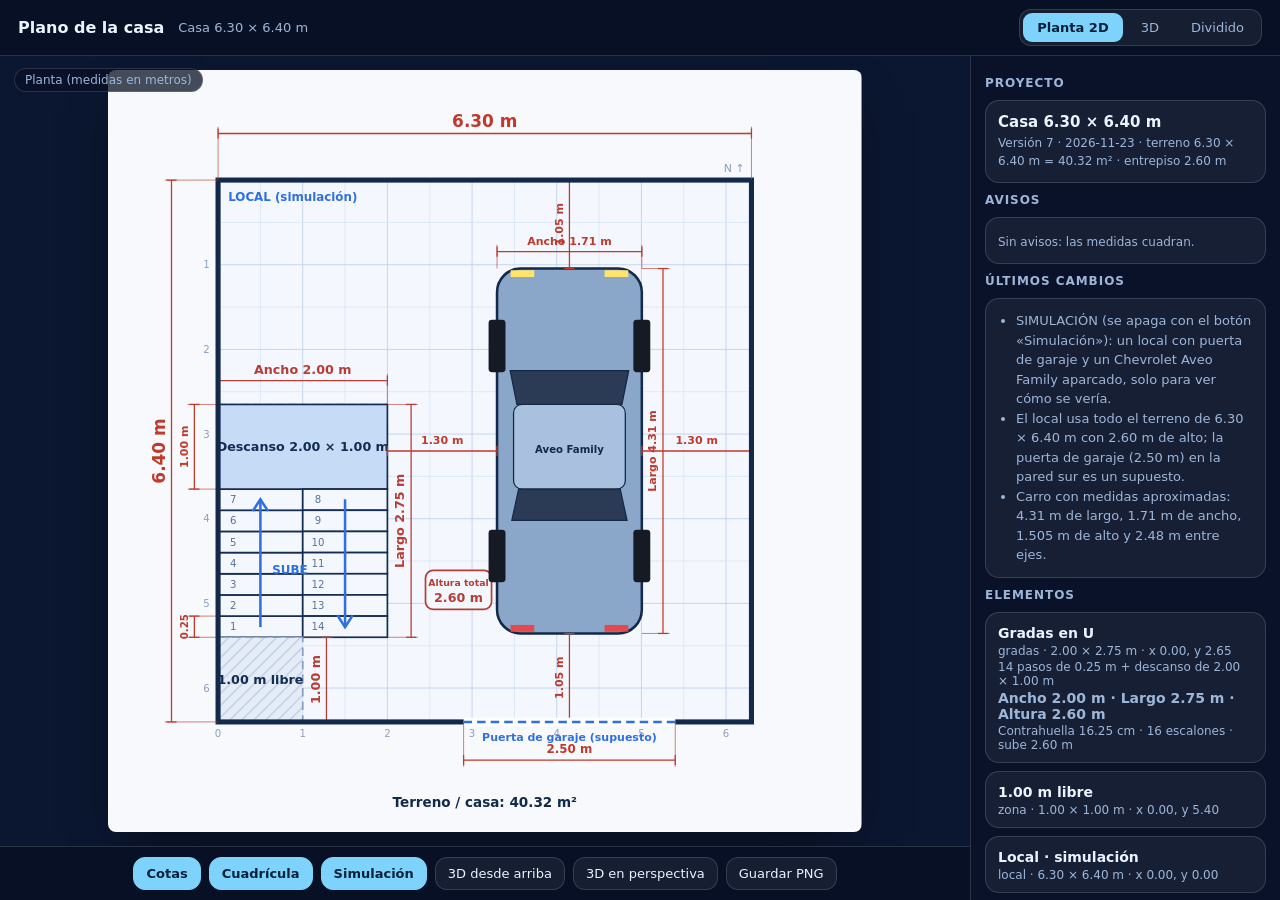
<file: plano/index.html>
<!doctype html>
<html lang="es"><head><meta charset="utf-8">
<meta name="viewport" content="width=device-width,initial-scale=1,viewport-fit=cover">
<title>Plano de la casa · daij studio</title>
<style>
:root{--bg:#0b1630;--panel:rgba(255,255,255,.06);--line:rgba(255,255,255,.14);--tx:#eaf3ff;--mut:#9db6d8;--acc:#7dd3fc}
*{box-sizing:border-box;margin:0;-webkit-tap-highlight-color:transparent}
html,body{height:100%;overflow:hidden;background:var(--bg);color:var(--tx);font-family:Inter,system-ui,Segoe UI,Roboto,sans-serif}
#app{display:grid;grid-template-columns:1fr 310px;grid-template-rows:56px 1fr;height:100%}
header{grid-column:1/3;display:flex;align-items:center;gap:14px;padding:0 18px;border-bottom:1px solid var(--line);background:rgba(8,16,36,.9)}
header b{font-weight:700}header span{color:var(--mut);font-size:13px}
.seg{display:flex;gap:4px;margin-left:auto;background:var(--panel);border:1px solid var(--line);border-radius:12px;padding:3px}
.seg button{border:0;background:transparent;color:var(--mut);padding:7px 14px;border-radius:9px;font:inherit;font-size:13px;cursor:pointer}
.seg button.on{background:var(--acc);color:#07203a;font-weight:600}
main{position:relative;min-height:0;display:flex;flex-direction:column}
#panes{flex:1;min-height:0;display:grid;grid-template-columns:1fr}
main.split #panes{grid-template-columns:1fr 1fr}
.pane{position:relative;min-width:0;min-height:0;display:flex;align-items:center;justify-content:center;padding:14px;overflow:hidden}
.pane+.pane{border-left:1px solid var(--line)}.pane.h{display:none}
#v3{padding:0}
#svgw{width:100%;height:100%;display:flex;align-items:center;justify-content:center;min-height:0;min-width:0}
#svgw svg{height:100%;width:auto;max-width:100%;border-radius:8px;box-shadow:0 20px 50px -20px rgba(0,0,0,.6)}
canvas{position:absolute;inset:0;width:100%;height:100%;display:block;touch-action:none;cursor:grab}
.lab{position:absolute;left:14px;top:12px;font-size:12px;color:var(--mut);background:rgba(8,16,36,.75);padding:4px 10px;border-radius:99px;border:1px solid var(--line);pointer-events:none;z-index:2}
#tools{display:flex;gap:8px;flex-wrap:wrap;justify-content:center;padding:10px;background:rgba(8,16,36,.85);border-top:1px solid var(--line)}
.tb{padding:8px 12px;border-radius:12px;border:1px solid var(--line);background:var(--panel);color:var(--tx);font:inherit;font-size:13px;cursor:pointer}
.tb:hover{border-color:var(--acc)}.tb.on{background:var(--acc);color:#07203a;border-color:var(--acc);font-weight:600}
aside{overflow:auto;border-left:1px solid var(--line);padding:14px;background:rgba(8,16,36,.55)}
aside h3{font-size:12px;color:var(--mut);font-weight:600;text-transform:uppercase;letter-spacing:.08em;margin:6px 0 10px}
.card{background:var(--panel);border:1px solid var(--line);border-radius:14px;padding:12px;margin-bottom:10px}
.card h4{font-size:15px;font-weight:600}.card p{font-size:12px;color:var(--mut);margin-top:3px;line-height:1.5}
.it{cursor:pointer;border:1px solid var(--line);border-radius:14px;padding:10px 12px;margin-bottom:8px;background:var(--panel)}
.it:hover{border-color:var(--acc)}.it.on{border-color:var(--acc);background:rgba(125,211,252,.12)}
.it b{font-size:14px;font-weight:600}.it small{display:block;color:var(--mut);font-size:12px;margin-top:2px;font-variant-numeric:tabular-nums}
ul{padding-left:18px;font-size:13px;color:var(--mut);line-height:1.5}
.warn{border-color:#ffb86b;color:#ffd9a8;font-size:12px;line-height:1.5}
#lbl{position:absolute;inset:0;pointer-events:none;overflow:hidden;z-index:3}
.dl{position:absolute;transform:translate(-50%,-50%);background:#fff;color:#c0392b;border:1.5px solid #c0392b;border-radius:8px;padding:1px 7px;font-size:12px;font-weight:700;white-space:nowrap;box-shadow:0 2px 8px rgba(0,0,0,.35)}
#toast{position:fixed;left:50%;top:70px;transform:translate(-50%,-20px);background:var(--acc);color:#07203a;font-weight:600;padding:10px 18px;border-radius:99px;font-size:14px;opacity:0;pointer-events:none;transition:all .3s;z-index:20}
#toast.on{opacity:1;transform:translate(-50%,0)}
@media(max-width:860px){#app{grid-template-columns:1fr;grid-template-rows:56px 1fr 200px}header{grid-column:1}aside{border-left:0;border-top:1px solid var(--line)}header span{display:none}main.split #panes{grid-template-columns:1fr;grid-template-rows:1fr 1fr}.pane+.pane{border-left:0;border-top:1px solid var(--line)}}
</style></head><body>
<div id="app">
<header><b>Plano de la casa</b><span id="ttl"></span>
 <div class="seg" id="seg"><button data-v="2d" class="on">Planta 2D</button><button data-v="3d">3D</button><button data-v="split">Dividido</button></div></header>
<main id="main"><div id="panes">
 <div class="pane" id="v2"><div class="lab">Planta (medidas en metros)</div><div id="svgw"></div></div>
 <div class="pane h" id="v3"><div class="lab">Vista 3D · arrastra para girar</div><canvas id="cv"></canvas><div id="lbl"></div></div>
 </div>
 <div id="tools"><button class="tb on" id="bCot">Cotas</button><button class="tb on" id="bGrid">Cuadrícula</button><button class="tb on" id="bSim">Simulación</button><button class="tb" id="bTop">3D desde arriba</button><button class="tb" id="bPersp">3D en perspectiva</button><button class="tb" id="bPng">Guardar PNG</button></div>
</main>
<aside><h3>Proyecto</h3><div class="card"><h4 id="pt"></h4><p id="pm"></p></div>
 <h3>Avisos</h3><div id="av"></div>
 <h3>Últimos cambios</h3><div class="card"><ul id="ch"></ul></div>
 <h3>Elementos</h3><div id="pl"></div></aside>
</div><div id="toast"></div>
<script type="importmap">{"imports":{"three":"./lib/three.module.min.js","three/addons/":"./lib/addons/"}}</script>
<script type="module">
import * as THREE from 'three';
import {OrbitControls} from 'three/addons/controls/OrbitControls.js';
import {RoomEnvironment} from 'three/addons/environments/RoomEnvironment.js';
var $=function(i){return document.getElementById(i)};
var P=null,sel=null,view='2d',showCot=true,showGrid=true,showSim=true,S=100,late=[];
function vis(e){return !e.simulacion||showSim}
function stairsBox(){var g=P.elementos.filter(function(q){return q.tipo==='gradas'})[0];return g?gradas(g).bbox:null}
var f2=function(n){return (Math.round(n*100+1e-6)/100).toFixed(2)};var fcm=function(n){return (Math.round(n*10000)/100)+' cm'};
function esc(s){return String(s==null?'':s).replace(/[&<>"]/g,function(c){return{'&':'&amp;','<':'&lt;','>':'&gt;','"':'&quot;'}[c]})}
function toast(m){var t=$('toast');t.textContent=m;t.classList.add('on');clearTimeout(toast.t);toast.t=setTimeout(function(){t.classList.remove('on')},3500)}
/* ---- geometria de gradas (recta, sube hacia arriba del plano) ---- */
function gradas(e){var R=e.alto,T=e.huella,st=[],lv=0,n=0,x0=1e9,y0=1e9,x1=-1e9,y1=-1e9;
 (e.tramos||[]).forEach(function(t){
  if(t.tipo==='pasos'){for(var k=1;k<=t.n;k++){lv++;n++;var y=t.dir==='N'?t.y0-k*T:t.y0+(k-1)*T;st.push({tipo:'paso',dir:t.dir,x:t.x,y:y,w:t.w,h:T,top:lv*R,n:n})}}
  else{lv++;st.push({tipo:'descanso',x:t.x,y:t.y,w:t.w,h:t.h,top:lv*R,n:0})}});
 st.forEach(function(q){x0=Math.min(x0,q.x);y0=Math.min(y0,q.y);x1=Math.max(x1,q.x+q.w);y1=Math.max(y1,q.y+q.h)});
 var r=function(v){return Math.round(v*1000)/1000};
 return {steps:st,pasos:n,subida:(lv+1)*R,escalones:lv+1,bbox:{x:r(x0),y:r(y0),w:r(x1-x0),h:r(y1-y0)}}}
/* ---- avisos de cuadre ---- */
function avisos(){var a=[],W=P.terreno.w,L=P.terreno.l;
 P.elementos.filter(vis).forEach(function(e){if(e.tipo==='local')return;if(e.x<-1e-9||e.y<-1e-9||e.x+e.w>W+1e-9||e.y+e.h>L+1e-9)a.push('«'+e.nombre+'» se sale del terreno de '+f2(W)+' × '+f2(L)+' m.');
});
 var car=P.elementos.filter(function(e){return e.tipo==='auto'&&vis(e)})[0],loc=P.elementos.filter(function(e){return e.tipo==='local'&&vis(e)})[0],sb=stairsBox();
 if(car&&sb&&car.x<sb.x+sb.w-1e-9&&car.x+car.w>sb.x+1e-9&&car.y<sb.y+sb.h-1e-9&&car.y+car.h>sb.y+1e-9)a.push('El carro choca con las gradas.');
 if(car&&loc&&loc.puerta&&loc.puerta.w<car.ancho+.5)a.push('La puerta de '+f2(loc.puerta.w)+' m queda justa para un carro de '+f2(car.ancho)+' m de ancho.');
 var al=P.altura_entrepiso;if(al){var g=P.elementos.filter(function(e){return e.tipo==='gradas'})[0];if(g){var s=gradas(g).subida;if(s<al-1e-9)a.push('Las gradas actuales suben '+f2(s)+' m pero el entrepiso mide '+f2(al)+' m: faltan '+f2(al-s)+' m ('+Math.ceil((al-s)/g.alto)+' escalones).')}}
 else a.push('Falta la altura del entrepiso para comprobar la escalera.');
 return a}
/* ---- 2D ---- */
function dimH(x1,x2,y,txt,off,from){var ext='';if(from!=null){var d=y<from?-.08:.08;ext='<g stroke-width="1" opacity=".75"><line x1="'+x1*S+'" y1="'+from*S+'" x2="'+x1*S+'" y2="'+(y+d)*S+'"/><line x1="'+x2*S+'" y1="'+from*S+'" x2="'+x2*S+'" y2="'+(y+d)*S+'"/></g>'}
 return '<g stroke="#c0392b" fill="#c0392b" stroke-width="1.5">'+ext+'<line x1="'+x1*S+'" y1="'+y*S+'" x2="'+x2*S+'" y2="'+y*S+'"/><line x1="'+x1*S+'" y1="'+(y-.06)*S+'" x2="'+x1*S+'" y2="'+(y+.06)*S+'"/><line x1="'+x2*S+'" y1="'+(y-.06)*S+'" x2="'+x2*S+'" y2="'+(y+.06)*S+'"/><text x="'+((x1+x2)/2)*S+'" y="'+(y-.08)*S+'" text-anchor="middle" font-size="'+(off||15)+'" stroke="none" font-weight="700">'+txt+'</text></g>'}
function dimV(y1,y2,x,txt,off,from){var ext='';if(from!=null){var d=x<from?-.08:.08;ext='<g stroke-width="1" opacity=".75"><line x1="'+from*S+'" y1="'+y1*S+'" x2="'+(x+d)*S+'" y2="'+y1*S+'"/><line x1="'+from*S+'" y1="'+y2*S+'" x2="'+(x+d)*S+'" y2="'+y2*S+'"/></g>'}
 return '<g stroke="#c0392b" fill="#c0392b" stroke-width="1.5">'+ext+'<line x1="'+x*S+'" y1="'+y1*S+'" x2="'+x*S+'" y2="'+y2*S+'"/><line x1="'+(x-.06)*S+'" y1="'+y1*S+'" x2="'+(x+.06)*S+'" y2="'+y1*S+'"/><line x1="'+(x-.06)*S+'" y1="'+y2*S+'" x2="'+(x+.06)*S+'" y2="'+y2*S+'"/><text transform="translate('+(x-.08)*S+','+((y1+y2)/2)*S+') rotate(-90)" text-anchor="middle" font-size="'+(off||15)+'" stroke="none" font-weight="700">'+txt+'</text></g>'}
function el2d(e){var on=sel===e.id,g='';
 if(e.tipo==='gradas'){var q=gradas(e),bb=q.bbox,first=true;
  g+='<rect x="'+bb.x*S+'" y="'+bb.y*S+'" width="'+bb.w*S+'" height="'+bb.h*S+'" fill="#f1f6ff" stroke="#9db6d8" stroke-width="1.5" stroke-dasharray="8 6"/>';
  q.steps.forEach(function(t){if(t.tipo==='descanso')g+='<rect x="'+t.x*S+'" y="'+t.y*S+'" width="'+t.w*S+'" height="'+t.h*S+'" fill="#cfe0f7" stroke="#12294a" stroke-width="2"/><text x="'+(t.x+t.w/2)*S+'" y="'+(t.y+t.h/2)*S+'" text-anchor="middle" dominant-baseline="central" font-size="15" fill="#12294a" font-weight="700">Descanso '+f2(t.w)+' × '+f2(t.h)+' m</text>';
   else g+='<rect x="'+t.x*S+'" y="'+t.y*S+'" width="'+t.w*S+'" height="'+t.h*S+'" fill="#fff" stroke="#12294a" stroke-width="2"/><text x="'+(t.x+.18)*S+'" y="'+(t.y+t.h/2)*S+'" text-anchor="middle" dominant-baseline="central" font-size="12" fill="#5b7191">'+t.n+'</text>'});
  e.tramos.forEach(function(t){if(t.tipo!=='pasos')return;var cx=(t.x+t.w/2)*S,L=t.n*e.huella,up=t.dir==='N',ya=(up?t.y0-.12:t.y0+.12)*S,yb=(up?t.y0-L+.12:t.y0+L-.12)*S,hd=up?14:-14;
   g+='<g stroke="#2f6fe0" fill="#2f6fe0" stroke-width="3"><line x1="'+cx+'" y1="'+ya+'" x2="'+cx+'" y2="'+yb+'"/><path d="M'+(cx-9)+' '+(yb+hd)+' L'+cx+' '+yb+' L'+(cx+9)+' '+(yb+hd)+'" fill="none"/>'+(first?'<text x="'+(cx+14)+'" y="'+(up?t.y0-.75:t.y0+.75)*S+'" stroke="none" font-size="14" font-weight="700">SUBE</text>':'')+'</g>';first=false});
  if(showCot){g+=dimH(bb.x,bb.x+bb.w,bb.y-.28,'Ancho '+f2(bb.w)+' m',0,bb.y)+dimV(bb.y,bb.y+bb.h,bb.x+bb.w+.28,'Largo '+f2(bb.h)+' m',0,bb.x+bb.w);g+='<g transform="translate('+(bb.x+bb.w+.45)*S+','+(bb.y+bb.h-.55)*S+')"><rect x="0" y="-24" width="78" height="46" rx="9" fill="#fff" stroke="#c0392b" stroke-width="2"/><text x="39" y="-6" text-anchor="middle" font-size="11" fill="#c0392b" font-weight="700">Altura total</text><text x="39" y="13" text-anchor="middle" font-size="15" fill="#c0392b" font-weight="700">'+f2(q.subida)+' m</text></g>';
   q.steps.forEach(function(t){if(t.tipo==='descanso')g+=dimV(t.y,t.y+t.h,t.x-.28,f2(t.h)+' m',13,t.x)});
   var f=q.steps[0];g+=dimV(f.y,f.y+f.h,f.x-.28,f2(e.huella),12,f.x)}} else if(e.tipo==='local'){var d=e.puerta,q=function(v){return v*S};g+='<rect x="'+q(e.x)+'" y="'+q(e.y)+'" width="'+q(e.w)+'" height="'+q(e.h)+'" fill="rgba(47,111,224,.05)" stroke="#2f6fe0" stroke-width="2" stroke-dasharray="14 8"/><text x="'+q(e.x+.12)+'" y="'+q(e.y+.25)+'" font-size="14" font-weight="700" fill="#2f6fe0">LOCAL (simulación)</text>';
  if(d){var yy=e.y+e.h;late.push('<rect x="'+q(d.x)+'" y="'+(q(yy)-5)+'" width="'+q(d.w)+'" height="10" fill="#fff"/><line x1="'+q(d.x)+'" y1="'+q(yy)+'" x2="'+q(d.x+d.w)+'" y2="'+q(yy)+'" stroke="#2f6fe0" stroke-width="3" stroke-dasharray="10 6"/><text x="'+q(d.x+d.w/2)+'" y="'+(q(yy)+22)+'" text-anchor="middle" font-size="13" font-weight="700" fill="#2f6fe0">'+esc(d.nombre||'Puerta')+'</text>'+(showCot?dimH(d.x,d.x+d.w,yy+.45,f2(d.w)+' m',14,yy):''))}}
 else if(e.tipo==='auto'){var L2=e.largo,Wd=e.ancho,ee=e.entre_ejes,cx=e.x+e.w/2,cy=e.y+e.h/2,q=function(v){return v*S},sb=stairsBox();
  g+='<g transform="translate('+q(cx)+','+q(cy)+') rotate('+(e.rot||0)+')"><rect x="'+q(-Wd/2)+'" y="'+q(-L2/2)+'" width="'+q(Wd)+'" height="'+q(L2)+'" rx="'+q(.28)+'" fill="#8aa6c9" stroke="#12294a" stroke-width="3"/>'+
   '<rect x="'+q(-.66)+'" y="'+q(-.55)+'" width="'+q(1.32)+'" height="'+q(1.0)+'" rx="'+q(.1)+'" fill="#a9c1de" stroke="#12294a" stroke-width="1.5"/>'+
   '<path d="M'+q(-.62)+' '+q(-.55)+'L'+q(.62)+' '+q(-.55)+'L'+q(.7)+' '+q(-.95)+'L'+q(-.7)+' '+q(-.95)+'Z" fill="#2b3b55" stroke="#12294a" stroke-width="1.5"/>'+
   '<path d="M'+q(-.6)+' '+q(.45)+'L'+q(.6)+' '+q(.45)+'L'+q(.68)+' '+q(.82)+'L'+q(-.68)+' '+q(.82)+'Z" fill="#2b3b55" stroke="#12294a" stroke-width="1.5"/>';
  [-1,1].forEach(function(sx){[-1,1].forEach(function(sz){g+='<rect x="'+q(sx*Wd/2-.1)+'" y="'+q(sz*ee/2-.31)+'" width="'+q(.2)+'" height="'+q(.62)+'" rx="'+q(.04)+'" fill="#151a24"/>'});g+='<rect x="'+q(sx*(Wd/2-.3)-.14)+'" y="'+q(-L2/2+.02)+'" width="'+q(.28)+'" height="'+q(.08)+'" fill="#ffe36b"/><rect x="'+q(sx*(Wd/2-.3)-.14)+'" y="'+q(L2/2-.1)+'" width="'+q(.28)+'" height="'+q(.08)+'" fill="#e5484d"/>'});
  g+='<text x="0" y="'+q(-.02)+'" text-anchor="middle" dominant-baseline="central" font-size="12" font-weight="700" fill="#12294a">Aveo Family</text></g>';
  if(showCot){g+=dimH(e.x,e.x+e.w,e.y-.2,'Ancho '+f2(Wd)+' m',13,e.y)+dimV(e.y,e.y+e.h,e.x+e.w+.25,'Largo '+f2(L2)+' m',13,e.x+e.w);
   if(sb)g+=dimH(sb.x+sb.w,e.x,cy,f2(e.x-sb.x-sb.w)+' m',13);
   g+=dimH(e.x+e.w,P.terreno.w,cy,f2(P.terreno.w-e.x-e.w)+' m',13)+dimV(0,e.y,cx,f2(e.y)+' m',13)+dimV(e.y+e.h,P.terreno.l,cx,f2(P.terreno.l-e.y-e.h)+' m',13)}}
 else if(e.tipo==='zona'){g+='<rect x="'+e.x*S+'" y="'+e.y*S+'" width="'+e.w*S+'" height="'+e.h*S+'" fill="url(#hatch)" stroke="#8aa0bf" stroke-width="2" stroke-dasharray="10 6"/><text x="'+(e.x+e.w/2)*S+'" y="'+(e.y+e.h/2)*S+'" text-anchor="middle" dominant-baseline="central" font-size="15" fill="#12294a" font-weight="700">'+esc(e.nombre)+'</text>';if(showCot)g+=dimV(e.y,e.y+e.h,e.x+e.w+.28,f2(e.h)+' m',0,e.x+e.w)}
 else{g+='<rect x="'+e.x*S+'" y="'+e.y*S+'" width="'+e.w*S+'" height="'+e.h*S+'" fill="#fff" stroke="#12294a" stroke-width="'+(e.tipo==='habitacion'?9:3)+'"/><text x="'+(e.x+e.w/2)*S+'" y="'+(e.y+e.h/2)*S+'" text-anchor="middle" font-size="18" fill="#12294a" font-weight="700">'+esc(e.nombre)+'</text>';
  if(showCot)g+=dimH(e.x,e.x+e.w,e.y-.2,f2(e.w)+' m',0,e.y)+dimV(e.y,e.y+e.h,e.x-.2,f2(e.h)+' m',0,e.x)}
 var hi=on?'<rect x="'+(e.x*S-6)+'" y="'+(e.y*S-6)+'" width="'+(e.w*S+12)+'" height="'+(e.h*S+12)+'" fill="none" stroke="#ffb020" stroke-width="3" stroke-dasharray="12 7"/>':'';
 return '<g data-id="'+esc(e.id)+'" style="cursor:pointer">'+g+hi+'</g>'}
function render2D(){var W=P.terreno.w,L=P.terreno.l,M=1.3,vx=-M*S,vy=-M*S,vw=(W+2*M)*S,vh=(L+2*M)*S,grid='',i;
 if(showGrid){for(i=0;i<=W+1e-9;i+=.5)grid+='<line x1="'+i*S+'" y1="0" x2="'+i*S+'" y2="'+L*S+'" stroke="'+(i%1===0?'#c5d3e8':'#e3ebf6')+'" stroke-width="1"/>';
  for(i=0;i<=L+1e-9;i+=.5)grid+='<line x1="0" y1="'+i*S+'" x2="'+W*S+'" y2="'+i*S+'" stroke="'+(i%1===0?'#c5d3e8':'#e3ebf6')+'" stroke-width="1"/>';
  for(i=0;i<=W;i+=1)grid+='<text x="'+i*S+'" y="'+(L+.18)*S+'" text-anchor="middle" font-size="12" fill="#8aa0bf">'+i+'</text>';
  for(i=1;i<=L;i+=1)grid+='<text x="'+(-.1)*S+'" y="'+i*S+'" text-anchor="end" font-size="12" fill="#8aa0bf" dominant-baseline="central">'+i+'</text>'}
 var s='<svg id="s2" xmlns="http://www.w3.org/2000/svg" viewBox="'+vx+' '+vy+' '+vw+' '+vh+'" style="aspect-ratio:'+vw+'/'+vh+'"><defs><pattern id="hatch" width="10" height="10" patternUnits="userSpaceOnUse" patternTransform="rotate(45)"><rect width="10" height="10" fill="#eef2f8"/><line x1="0" y1="0" x2="0" y2="10" stroke="#c3cfe0" stroke-width="3"/></pattern></defs>'+
 '<rect x="'+vx+'" y="'+vy+'" width="'+vw+'" height="'+vh+'" fill="#f7f9fc"/><rect x="0" y="0" width="'+W*S+'" height="'+L*S+'" fill="#fff"/>'+grid+(late=[],P.elementos.filter(vis).map(el2d).join(''))+
 '<rect x="0" y="0" width="'+W*S+'" height="'+L*S+'" fill="none" stroke="#12294a" stroke-width="6"/>'+late.join('')+
 (showCot?dimH(0,W,-.55,f2(W)+' m',20,0)+dimV(0,L,-.55,f2(L)+' m',20,0)+'<text x="'+W*S/2+'" y="'+(L+1.0)*S+'" text-anchor="middle" font-size="16" fill="#12294a" font-weight="700">Terreno / casa: '+f2(W*L)+' m²</text>':'')+
 '<text x="'+(W*S-8)+'" y="'+(-.1*S)+'" text-anchor="end" font-size="13" fill="#8aa0bf">N ↑</text></svg>';
 $('svgw').innerHTML=s;[].forEach.call($('svgw').querySelectorAll('[data-id]'),function(g){g.onclick=function(){pick(g.getAttribute('data-id'))}})}
/* ---- 3D ---- */
var cv=$('cv'),R=new THREE.WebGLRenderer({canvas:cv,antialias:true,alpha:true,preserveDrawingBuffer:true});
R.setPixelRatio(Math.min(2,devicePixelRatio||1));R.outputColorSpace=THREE.SRGBColorSpace;R.toneMapping=THREE.ACESFilmicToneMapping;R.setClearColor(0x0f1e3d,1);
var scn=new THREE.Scene(),pm=new THREE.PMREMGenerator(R);scn.environment=pm.fromScene(new RoomEnvironment(),.04).texture;
var cam=new THREE.PerspectiveCamera(35,1,.05,200);
var sun=new THREE.DirectionalLight(0xffffff,1.6);sun.position.set(-5,9,12);scn.add(sun);
var ctl=new OrbitControls(cam,cv);ctl.enableDamping=true;ctl.dampingFactor=.08;ctl.maxDistance=60;ctl.minDistance=2;ctl.maxPolarAngle=Math.PI/2.02;
var grp=new THREE.Group();scn.add(grp);
function box(w,h,d,x,y,z,col,sel_){var m=new THREE.MeshStandardMaterial({color:col,roughness:.6,metalness:0});if(sel_)m.emissive=new THREE.Color(0x4a3300);var b=new THREE.Mesh(new THREE.BoxGeometry(w,h,d),m);b.position.set(x,y,z);return b}
function wallBox(w,h,d,x,y,z,mat){var gg=new THREE.Group(),bg=new THREE.BoxGeometry(w,h,d),m=new THREE.Mesh(bg,mat);m.position.set(x,y,z);gg.add(m);var ln=new THREE.LineSegments(new THREE.EdgesGeometry(bg),new THREE.LineBasicMaterial({color:0x7fa6d8}));ln.position.copy(m.position);gg.add(ln);return gg}
function localMesh(e){var g=new THREE.Group(),h=e.alto3d||2.6,t=.12,mat=new THREE.MeshStandardMaterial({color:0xcfe0f7,transparent:true,opacity:.25,roughness:.8,depthWrite:false}),d=e.puerta,W=e.w,L=e.h,x0=e.x,y0=e.y;
 g.add(wallBox(W+2*t,h,t,x0+W/2,h/2,y0-t/2,mat));g.add(wallBox(t,h,L,x0-t/2,h/2,y0+L/2,mat));g.add(wallBox(t,h,L,x0+W+t/2,h/2,y0+L/2,mat));
 if(d&&d.lado==='S'){var zS=y0+L+t/2;g.add(wallBox(d.x-x0+t,h,t,x0+(d.x-x0)/2-t/2,h/2,zS,mat));g.add(wallBox(x0+W+t-(d.x+d.w),h,t,(d.x+d.w+x0+W+t)/2,h/2,zS,mat));g.add(wallBox(d.w,h-d.alto,t,d.x+d.w/2,d.alto+(h-d.alto)/2,zS,mat))}
 else g.add(wallBox(W+2*t,h,t,x0+W/2,h/2,y0+L+t/2,mat));return g}
function carModel(e){var g=new THREE.Group(),L=e.largo,W=e.ancho,H=e.alto,ee=e.entre_ejes,bm=new THREE.MeshPhysicalMaterial({color:0x6f93c4,roughness:.3,metalness:.3,clearcoat:.8}),gl=new THREE.MeshPhysicalMaterial({color:0x35507a,roughness:.15,metalness:.2}),wm=new THREE.MeshStandardMaterial({color:0x151a24,roughness:.9});
 function b(w,h,d,x,y,z,m){var o=new THREE.Mesh(new THREE.BoxGeometry(w,h,d),m);o.position.set(x,y,z);g.add(o);return o}
 b(W,.52,L,0,.41,0,bm);b(W*.88,H-.73,L*.4,0,.7+(H-.73)/2,-L*.02,gl);b(W*.84,.04,L*.3,0,H-.02,-L*.02,bm);
 [-1,1].forEach(function(sx){[-1,1].forEach(function(sz){var w=new THREE.Mesh(new THREE.CylinderGeometry(.3,.3,.22,24),wm);w.rotation.z=Math.PI/2;w.position.set(sx*(W/2-.02),.3,sz*ee/2);g.add(w)});
  b(.28,.1,.04,sx*(W/2-.25),.55,-L/2,new THREE.MeshBasicMaterial({color:0xfff2a8}));b(.28,.1,.04,sx*(W/2-.25),.55,L/2,new THREE.MeshBasicMaterial({color:0xff3b3b}))});
 g.position.set(e.x+e.w/2,0,e.y+e.h/2);g.rotation.y=-(e.rot||0)*Math.PI/180;return g}
var labels=[];
function dim3(a,b,txt,tk,ea,eb){var A=new THREE.Vector3(a[0],a[1],a[2]),B=new THREE.Vector3(b[0],b[1],b[2]),t=tk||new THREE.Vector3(0,.12,0),pts=[A,B,A.clone().sub(t),A.clone().add(t),B.clone().sub(t),B.clone().add(t)];
 if(ea){pts.push(new THREE.Vector3(ea[0],ea[1],ea[2]),A.clone())}if(eb){pts.push(new THREE.Vector3(eb[0],eb[1],eb[2]),B.clone())}
 var g=new THREE.BufferGeometry().setFromPoints(pts);
 var l=new THREE.LineSegments(g,new THREE.LineBasicMaterial({color:0xc0392b,depthTest:false,transparent:true}));l.renderOrder=20;grp.add(l);
 var el=document.createElement('div');el.className='dl';el.textContent=txt;$('lbl').appendChild(el);labels.push({el:el,p:A.clone().add(B).multiplyScalar(.5)})}
var TX=new THREE.Vector3(.12,0,0),TZ=new THREE.Vector3(0,0,.12);
function cotas3D(){var W=P.terreno.w,L=P.terreno.l;
 dim3([0,0,-.4],[W,0,-.4],f2(W)+' m',TZ,[0,0,0],[W,0,0]);dim3([-.4,0,0],[-.4,0,L],f2(L)+' m',TX,[0,0,0],[0,0,L]);
 P.elementos.filter(vis).forEach(function(e){
  if(e.tipo==='local'){var h3=e.alto3d||2.6,d=e.puerta;dim3([e.x-.4,0,e.y],[e.x-.4,h3,e.y],'Altura del local '+f2(h3)+' m',TX,[e.x,0,e.y],[e.x,h3,e.y]);if(d)dim3([d.x,0,e.y+e.h+.35],[d.x+d.w,0,e.y+e.h+.35],'Puerta '+f2(d.w)+' m',TZ,[d.x,0,e.y+e.h],[d.x+d.w,0,e.y+e.h])}
  else if(e.tipo==='auto'){var sb=stairsBox(),cx=e.x+e.w/2,cz=e.y+e.h/2,Wt=P.terreno.w,Lt=P.terreno.l,xe=e.x+e.w,ze=e.y+e.h;
   dim3([e.x,0,e.y-.3],[xe,0,e.y-.3],'Ancho '+f2(e.ancho)+' m',TZ,[e.x,0,e.y],[xe,0,e.y]);dim3([xe+.3,0,e.y],[xe+.3,0,ze],'Largo '+f2(e.largo)+' m',TX,[xe,0,e.y],[xe,0,ze]);
   dim3([xe+.8,0,ze],[xe+.8,e.alto,ze],'Alto '+f2(e.alto)+' m',TX,[xe,0,ze],[xe,e.alto,ze]);
   if(sb)dim3([sb.x+sb.w,0,cz],[e.x,0,cz],'Holgura '+f2(e.x-sb.x-sb.w)+' m',TZ);dim3([xe,0,cz],[Wt,0,cz],'Holgura '+f2(Wt-xe)+' m',TZ);dim3([cx,0,0],[cx,0,e.y],'Holgura '+f2(e.y)+' m',TX);dim3([cx,0,ze],[cx,0,Lt],'Holgura '+f2(Lt-ze)+' m',TX)}
  else if(e.tipo==='gradas'){var q=gradas(e),bb=q.bbox,st=q.steps,f=st[0],last=st[st.length-1],ds=st.filter(function(t){return t.tipo==='descanso'})[0],xe=bb.x+bb.w,ze=bb.y+bb.h;
   dim3([bb.x,0,ze+.32],[xe,0,ze+.32],'Ancho '+f2(bb.w)+' m',TZ,[bb.x,0,ze],[xe,0,ze]);
   dim3([xe+.3,0,bb.y],[xe+.3,0,ze],'Largo '+f2(bb.h)+' m',TX,[xe,0,bb.y],[xe,0,ze]);
   if(ds){var yt=ds.top;dim3([ds.x,yt,ds.y-.2],[ds.x+ds.w,yt,ds.y-.2],'Descanso '+f2(ds.w)+' m',TZ,[ds.x,yt,ds.y],[ds.x+ds.w,yt,ds.y]);
    dim3([ds.x+ds.w+.2,yt,ds.y],[ds.x+ds.w+.2,yt,ds.y+ds.h],f2(ds.h)+' m',TX,[ds.x+ds.w,yt,ds.y],[ds.x+ds.w,yt,ds.y+ds.h]);
    dim3([ds.x-.2,0,ds.y+ds.h/2],[ds.x-.2,yt,ds.y+ds.h/2],'Altura descanso '+f2(yt)+' m',TX,[ds.x,0,ds.y+ds.h/2],[ds.x,yt,ds.y+ds.h/2])}
   var zf=f.y+f.h;dim3([f.x-.2,0,zf],[f.x-.2,f.top,zf],'Contrahuella '+fcm(e.alto),TX,[f.x,0,zf],[f.x,f.top,zf]);
   dim3([f.x-.75,f.top,f.y],[f.x-.75,f.top,zf],'Huella '+f2(e.huella)+' m',TX,[f.x,f.top,f.y],[f.x,f.top,zf]);
   var xl=last.x+last.w,zl=last.y+last.h;dim3([xl+.3,0,zl],[xl+.3,q.subida,zl],'Altura total '+f2(q.subida)+' m',TX,[xl,0,zl],[xl,q.subida,zl]);
   var pf=box(last.w,.04,.5,last.x+last.w/2,q.subida-.02,zl+.25,0xffd34d,false);pf.material.transparent=true;pf.material.opacity=.7;grp.add(pf)}
  else if(e.tipo==='zona'){var xe2=e.x+e.w,ze2=e.y+e.h;dim3([xe2+.75,0,e.y],[xe2+.75,0,ze2],f2(e.h)+' m',TX,[xe2,0,e.y],[xe2,0,ze2]);dim3([e.x,0,ze2+.3],[xe2,0,ze2+.3],f2(e.w)+' m',TZ,[e.x,0,ze2],[xe2,0,ze2])}
  else{var h=e.alto3d||(e.tipo==='habitacion'?2.6:.8),yy=h+.02;dim3([e.x,yy,e.y-.2],[e.x+e.w,yy,e.y-.2],f2(e.w)+' m',TZ,[e.x,yy,e.y],[e.x+e.w,yy,e.y]);dim3([e.x-.2,yy,e.y],[e.x-.2,yy,e.y+e.h],f2(e.h)+' m',TX,[e.x,yy,e.y],[e.x,yy,e.y+e.h])}})}
function build3D(){labels=[];$('lbl').innerHTML='';while(grp.children.length){var c=grp.children.pop();c.traverse(function(n){if(n.geometry)n.geometry.dispose();if(n.material)n.material.dispose()})}
 var W=P.terreno.w,L=P.terreno.l;
 grp.add(box(W,.05,L,W/2,-.025,L/2,0xe9eef6));
 var gr=new THREE.GridHelper(Math.max(W,L),Math.max(W,L)*2,0x9db6d8,0xc9d5e6);gr.position.set(W/2,.002,L/2);gr.scale.set(1,1,1);grp.add(gr);
 var wt=.1,wh=.12,col=0x12294a;grp.add(box(W+wt,wh,wt,W/2,wh/2,-wt/2,col));grp.add(box(W+wt,wh,wt,W/2,wh/2,L+wt/2,col));grp.add(box(wt,wh,L,-wt/2,wh/2,L/2,col));grp.add(box(wt,wh,L,W+wt/2,wh/2,L/2,col));
 P.elementos.filter(vis).forEach(function(e){var on=sel===e.id;
  if(e.tipo==='local'){grp.add(localMesh(e))}
  else if(e.tipo==='auto'){grp.add(carModel(e))}
  else if(e.tipo==='gradas'){var q=gradas(e);q.steps.forEach(function(t){grp.add(box(t.w,t.top,t.h,t.x+t.w/2,t.top/2,t.y+t.h/2,t.tipo==='descanso'?0x2f6fe0:0x4f95ff,on))})}
  else if(e.tipo==='zona'){grp.add(box(e.w,.01,e.h,e.x+e.w/2,.01,e.y+e.h/2,0xc9d5e6,on))}
  else{var h=e.alto3d||(e.tipo==='habitacion'?2.6:.8),t=.12;if(e.tipo==='habitacion'){[[e.w,t,e.x+e.w/2,e.y],[e.w,t,e.x+e.w/2,e.y+e.h],[t,e.h,e.x,e.y+e.h/2],[t,e.h,e.x+e.w,e.y+e.h/2]].forEach(function(p){grp.add(box(p[0],h,p[1],p[2],h/2,p[3],0xd7e3f5,on))})}else grp.add(box(e.w,h,e.h,e.x+e.w/2,h/2,e.y+e.h/2,0x9db6d8,on))}});if(showCot)cotas3D()}
function look(top){var W=P.terreno.w,L=P.terreno.l,c=new THREE.Vector3(W/2,0,L/2),d=Math.max(W,L)/2/Math.tan(THREE.MathUtils.degToRad(17.5))*1.45;
 var v=top?new THREE.Vector3(0,1,.001):new THREE.Vector3(-.55,.75,1).normalize();cam.position.copy(c).addScaledVector(v.normalize(),d);ctl.target.copy(c);ctl.update()}
function resize(){var m=$('v3'),w=m.clientWidth,h=m.clientHeight;if(!w||!h)return;R.setSize(w,h,false);cam.aspect=w/h;cam.updateProjectionMatrix()}
var _v=new THREE.Vector3();
(function loop(){requestAnimationFrame(loop);if(view!=='2d'){ctl.update();R.render(scn,cam);var w=cv.clientWidth,h=cv.clientHeight;labels.forEach(function(l){_v.copy(l.p).project(cam);var ok=_v.z<1&&_v.z>-1;l.el.style.display=ok?'block':'none';if(ok){l.el.style.left=(_v.x*.5+.5)*w+'px';l.el.style.top=(-_v.y*.5+.5)*h+'px'}})}})();
/* ---- UI ---- */
function lista(){$('pl').innerHTML=P.elementos.filter(vis).map(function(e){var x='';if(e.tipo==='gradas'){var q=gradas(e),ds=q.steps.filter(function(t){return t.tipo==='descanso'}).map(function(t){return f2(t.w)+' × '+f2(t.h)+' m'}).join(', ');x='<small>'+q.pasos+' pasos de '+f2(e.huella)+' m'+(ds?' + descanso de '+ds:'')+'</small><small><b>Ancho '+f2(q.bbox.w)+' m · Largo '+f2(q.bbox.h)+' m · Altura '+f2(q.subida)+' m</b></small><small>Contrahuella '+fcm(e.alto)+' · '+q.escalones+' escalones · sube '+f2(q.subida)+' m</small>'}
 return '<div class="it'+(sel===e.id?' on':'')+'" data-id="'+esc(e.id)+'"><b>'+esc(e.nombre)+(e.simulacion?' · simulación':'')+'</b><small>'+esc(e.tipo)+' · '+f2(e.w)+' × '+f2(e.h)+' m · x '+f2(e.x)+', y '+f2(e.y)+'</small>'+x+'</div>'}).join('')||'<div class="card"><p>Sin elementos todavía.</p></div>';
 [].forEach.call($('pl').querySelectorAll('.it'),function(e){e.onclick=function(){pick(e.getAttribute('data-id'))}})}
function pick(id){sel=(sel===id)?null:id;lista();render2D();build3D()}
function ui(){$('ttl').textContent=P.titulo||'';$('pt').textContent=P.titulo;$('pm').textContent='Versión '+P.version+' · '+(P.actualizado||'')+' · terreno '+f2(P.terreno.w)+' × '+f2(P.terreno.l)+' m = '+f2(P.terreno.w*P.terreno.l)+' m²'+(P.altura_entrepiso?' · entrepiso '+f2(P.altura_entrepiso)+' m':'');
 $('ch').innerHTML=(P.cambios||[]).map(function(c){return '<li>'+esc(c)+'</li>'}).join('');var av=avisos();$('av').innerHTML=av.length?av.map(function(a){return '<div class="card warn">'+esc(a)+'</div>'}).join(''):'<div class="card"><p>Sin avisos: las medidas cuadran.</p></div>';lista();render2D();build3D()}
function setView(v){view=v;$('main').classList.toggle('split',v==='split');$('v2').classList.toggle('h',v==='3d');$('v3').classList.toggle('h',v==='2d');document.querySelectorAll('#seg button').forEach(function(b){b.classList.toggle('on',b.dataset.v===v)});setTimeout(function(){resize();look(false)},60)}
document.querySelectorAll('#seg button').forEach(function(b){b.onclick=function(){setView(b.dataset.v)}});
$('bCot').onclick=function(){showCot=!showCot;$('bCot').classList.toggle('on',showCot);render2D();build3D()};
$('bGrid').onclick=function(){showGrid=!showGrid;$('bGrid').classList.toggle('on',showGrid);render2D()};
$('bSim').onclick=function(){showSim=!showSim;$('bSim').classList.toggle('on',showSim);ui()};
$('bTop').onclick=function(){look(true)};$('bPersp').onclick=function(){look(false)};
$('bPng').onclick=function(){if(view==='3d'){R.render(scn,cam);cv.toBlob(function(b){var a=document.createElement('a');a.href=URL.createObjectURL(b);a.download='plano-3d.png';a.click()})}else{
 var svg=$('s2').cloneNode(true);svg.removeAttribute('style');var vb=svg.getAttribute('viewBox').split(' ').map(Number);svg.setAttribute('width',vb[2]*2);svg.setAttribute('height',vb[3]*2);
 var img=new Image();img.onload=function(){var c=document.createElement('canvas');c.width=vb[2]*2;c.height=vb[3]*2;c.getContext('2d').drawImage(img,0,0);c.toBlob(function(b){var a=document.createElement('a');a.href=URL.createObjectURL(b);a.download='plano-planta.png';a.click()})};
 img.src='data:image/svg+xml;charset=utf-8,'+encodeURIComponent(new XMLSerializer().serializeToString(svg))}};
addEventListener('resize',resize);
function load(first){return fetch('proyecto.json?t='+Date.now()).then(function(r){return r.json()}).then(function(j){if(!first&&P&&j.version===P.version)return;(j.elementos||[]).forEach(function(e){if(e.tipo==='gradas'){if(j.altura_entrepiso){e.alto=j.altura_entrepiso/gradas(e).escalones}var b=gradas(e).bbox;e.x=b.x;e.y=b.y;e.w=b.w;e.h=b.h}if(e.tipo==='auto'){var sw=((e.rot||0)%180!==0),W_=sw?e.largo:e.ancho,H_=sw?e.ancho:e.largo;e.w=W_;e.h=H_;e.x=e.x-W_/2;e.y=e.y-H_/2}});var nv=P&&j.version!==P.version;P=j;ui();if(first){resize();look(false)}if(nv)toast('Plano actualizado a la versión '+j.version)}).catch(function(){if(first)$('pm').textContent='No se pudo cargar proyecto.json'})}
load(true);setInterval(function(){load(false)},15000);
window.__app={get P(){return P},setView:setView};
</script></body></html>
</file>
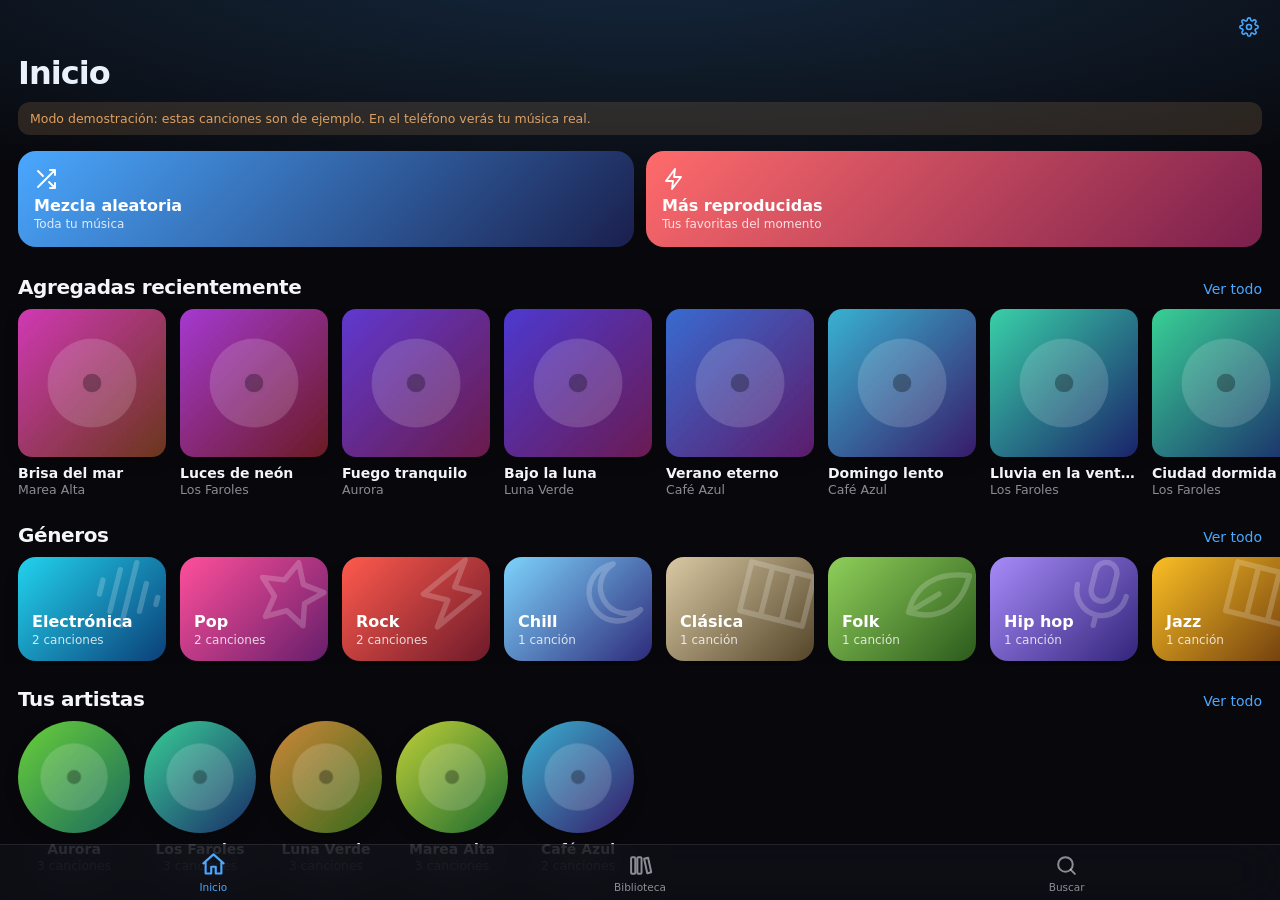
<file: ritmo-app/index.html>
<!doctype html>
<html lang="es"><head><meta charset="utf-8">
<meta name="viewport" content="width=device-width,initial-scale=1,maximum-scale=1,user-scalable=no,viewport-fit=cover">
<title>Nova Music</title>
<style>
:root{--sat:0px;--sab:0px}
:root{--bg:#08080c;--bg2:#101016;--tx:#f5f6fa;--mut:rgba(235,235,245,.58);--card:rgba(255,255,255,.07);--line:rgba(255,255,255,.09);--acc:#4aa8ff;--blur:rgba(16,16,24,.74);--sheet:#15151d;--ease:cubic-bezier(.22,.9,.28,1)}
html[data-mode=azul]{--bg:#0a1430;--bg2:#12224a;--blur:rgba(14,26,58,.76);--sheet:#13224a}
html[data-mode=claro]{--bg:#f4f4f7;--bg2:#fff;--tx:#101014;--mut:rgba(60,60,70,.62);--card:rgba(0,0,0,.05);--line:rgba(0,0,0,.08);--blur:rgba(250,250,253,.8);--sheet:#fff}
*{box-sizing:border-box;margin:0;-webkit-tap-highlight-color:transparent}
@media (min-width:820px){html.rem{background:#04060d}html.rem body{max-width:520px;margin:0 auto;position:relative;transform:translateZ(0);box-shadow:0 0 0 1px var(--line),0 30px 80px rgba(0,0,0,.55)}}
html,body{height:100%;overflow:hidden;background:var(--bg);color:var(--tx);font-family:Inter,-apple-system,system-ui,Segoe UI,Roboto,sans-serif;user-select:none;-webkit-font-smoothing:antialiased}
button{font:inherit;color:inherit;background:none;border:0;cursor:pointer;padding:0}
svg.i{width:1em;height:1em;stroke:currentColor;fill:none;stroke-width:1.9;stroke-linecap:round;stroke-linejoin:round;vertical-align:-.15em}
svg.f{fill:currentColor;stroke:none}
.press{transition:transform .18s var(--ease),opacity .18s}.press:active{transform:scale(.96);opacity:.85}
#app{position:fixed;inset:0;display:flex;flex-direction:column}
#glow{position:absolute;left:0;right:0;top:0;height:46vh;background:radial-gradient(120% 90% at 50% -10%,color-mix(in srgb,var(--acc) 26%,transparent),transparent 70%);pointer-events:none;opacity:.8}
#hdr{position:absolute;left:0;right:0;top:0;z-index:5;display:flex;align-items:center;padding:calc(var(--sat) + 8px) 12px 8px;min-height:calc(var(--sat) + 52px);transition:background .25s,border-color .25s;border-bottom:1px solid transparent}
#hdr.sc{background:var(--blur);backdrop-filter:blur(24px) saturate(1.6);-webkit-backdrop-filter:blur(24px);border-color:var(--line)}
#hdr .bk{display:none;align-items:center;gap:2px;color:var(--acc);font-size:16px;padding:8px 8px 8px 2px}
#hdr .st{flex:1;text-align:center;font-weight:600;font-size:16px;opacity:0;transition:opacity .2s;white-space:nowrap;overflow:hidden;text-overflow:ellipsis;padding:0 6px}
#hdr.sc .st{opacity:1}
#hdr .rb{margin-left:auto;display:flex;gap:6px}
.ib{width:38px;height:38px;border-radius:50%;display:grid;place-items:center;font-size:20px;color:var(--acc)}
#main{flex:1;overflow-y:auto;overflow-x:hidden;-webkit-overflow-scrolling:touch;padding:calc(var(--sat) + 50px) 0 150px}
.pg{animation:fade .3s var(--ease)}
.pg.r{animation:inR .34s var(--ease)}.pg.l{animation:inL .34s var(--ease)}
@keyframes inR{from{opacity:0;transform:translateX(34px)}to{opacity:1;transform:none}}
@keyframes inL{from{opacity:0;transform:translateX(-34px)}to{opacity:1;transform:none}}
@keyframes fade{from{opacity:0}to{opacity:1}}
@keyframes up{from{opacity:0;transform:translateY(14px)}to{opacity:1;transform:none}}
.lt{font-size:32px;font-weight:800;letter-spacing:-.03em;padding:4px 18px 10px}
.sh2{display:flex;align-items:baseline;justify-content:space-between;padding:22px 18px 10px}
.sh2 b{font-size:20px;font-weight:700;letter-spacing:-.02em}.sh2 span{font-size:14px;color:var(--acc)}
.hs{display:flex;gap:14px;overflow-x:auto;padding:0 18px 4px;scroll-padding:0 18px;scroll-snap-type:x proximity;scrollbar-width:none}.hs::-webkit-scrollbar{display:none}
.cd{width:148px;flex:none;scroll-snap-align:start;animation:up .4s var(--ease) both}
.cd .cv{width:148px;height:148px;border-radius:14px}
.cd.ar{width:112px}.cd.ar .cv{width:112px;height:112px;border-radius:50%}.cd.ar b,.cd.ar span{text-align:center}
.cd b{display:block;font-size:14px;font-weight:600;margin-top:8px;white-space:nowrap;overflow:hidden;text-overflow:ellipsis}
.cd span{display:block;font-size:12.5px;color:var(--mut);margin-top:1px;white-space:nowrap;overflow:hidden;text-overflow:ellipsis}
.cv{border-radius:10px;flex:none;display:grid;place-items:center;font-size:24px;color:rgba(255,255,255,.8);background-size:cover;background-position:center;overflow:hidden;position:relative;box-shadow:0 6px 18px -8px rgba(0,0,0,.5)}
.mix{display:grid;grid-template-columns:1fr 1fr;gap:12px;padding:6px 18px}
.mx{border-radius:18px;padding:16px;min-height:96px;display:flex;flex-direction:column;justify-content:space-between;color:#fff;position:relative;overflow:hidden;animation:up .4s var(--ease) both}
.mx b{display:block;font-size:16px;font-weight:700;line-height:1.15}.mx span{display:block;font-size:12px;opacity:.82;margin-top:2px}.mx svg{font-size:24px}
.row{display:flex;align-items:center;gap:13px;padding:7px 18px;animation:up .38s var(--ease) both}
.row .cv{width:52px;height:52px;border-radius:9px}
.row .rt{flex:1;min-width:0;padding:6px 0;border-bottom:1px solid var(--line)}.row:last-child .rt{border:0}
.rt b{display:block;font-size:15.5px;font-weight:500;white-space:nowrap;overflow:hidden;text-overflow:ellipsis}.rt span{display:block;font-size:13px;color:var(--mut);margin-top:2px;white-space:nowrap;overflow:hidden;text-overflow:ellipsis}
.row.on .rt b{color:var(--acc)}
.row .end{display:flex;align-items:center;gap:2px;color:var(--mut);font-size:12.5px;font-variant-numeric:tabular-nums}
.mb{width:34px;height:40px;display:grid;place-items:center;color:var(--mut);font-size:19px}
.eqb{display:none;gap:2px;align-items:flex-end;height:14px;margin-right:6px}.eqb i{width:3px;background:var(--acc);border-radius:2px;height:5px}
.row.on .eqb{display:flex}.row.on.pl .eqb i{animation:eqa .8s ease-in-out infinite}.eqb i:nth-child(2){animation-delay:-.3s!important}.eqb i:nth-child(3){animation-delay:-.6s!important}
@keyframes eqa{0%,100%{height:4px}50%{height:14px}}
.lr{display:flex;align-items:center;gap:14px;padding:0 18px;animation:up .38s var(--ease) both}
.lr .ic{width:34px;font-size:22px;color:var(--acc);text-align:center}
.lr .rt{padding:14px 0}.lr .rt b{font-size:17px;font-weight:400}.lr .n{color:var(--mut);font-size:15px;display:flex;align-items:center;gap:4px}
.gc{flex:none;border-radius:18px;padding:14px;color:#fff;position:relative;overflow:hidden;min-height:104px;display:flex;flex-direction:column;justify-content:flex-end;gap:2px;opacity:0;animation:cin .45s var(--ease) forwards;box-shadow:0 14px 26px -16px rgba(0,0,0,.6)}
.gc .gi{position:absolute;right:-6px;top:-6px;font-size:86px;opacity:.2;transform:rotate(14deg);stroke-width:1.5}
.gc b{font-size:16px;font-weight:700;position:relative}.gc span{font-size:12px;opacity:.8;position:relative}
.hs .gc{width:148px}.ggrid{display:grid;grid-template-columns:1fr 1fr;gap:12px;padding:4px 18px}
.hero.gh .gbig{width:min(48vw,190px);height:min(48vw,190px);border-radius:28px;display:grid;place-items:center;color:#fff;font-size:84px;box-shadow:0 24px 40px -18px rgba(0,0,0,.6)}
@keyframes cin{from{opacity:0;transform:translateY(10px) scale(.97)}to{opacity:1;transform:none}}
.hero{display:flex;flex-direction:column;align-items:center;text-align:center;padding:6px 24px 6px}
.hero .cv{width:min(62vw,250px);height:min(62vw,250px);border-radius:16px;box-shadow:0 24px 40px -18px rgba(0,0,0,.6)}
.hero.ar .cv{border-radius:50%}.hero h2{font-size:23px;font-weight:700;letter-spacing:-.02em;margin-top:16px}.hero p{color:var(--mut);font-size:14px;margin-top:3px}.hero .sub{color:var(--acc);font-size:16px;margin-top:2px}
.btns{display:flex;gap:12px;padding:16px 18px 8px}
.bt{flex:1;padding:13px;border-radius:13px;background:var(--card);color:var(--acc);font-weight:600;font-size:16px;display:flex;align-items:center;justify-content:center;gap:8px}
.bt.p{background:var(--acc);color:#fff}.html-claro .bt.p{color:#fff}
.mos{display:grid;grid-template-columns:1fr 1fr;width:min(62vw,250px);height:min(62vw,250px);border-radius:16px;overflow:hidden;box-shadow:0 24px 40px -18px rgba(0,0,0,.6)}
.mos .cv{border-radius:0;width:100%;height:100%;box-shadow:none}
.empty{padding:60px 30px;text-align:center;color:var(--mut);line-height:1.6;font-size:15px;animation:up .4s var(--ease)}
.empty .big{width:92px;height:92px;border-radius:28px;background:var(--card);display:grid;place-items:center;margin:0 auto 20px;font-size:44px;color:var(--acc)}
.empty h3{font-size:21px;color:var(--tx);font-weight:700;margin-bottom:6px}
.empty .bt{max-width:280px;margin:18px auto 0}
.sbar{margin:4px 18px 8px;display:flex;align-items:center;gap:8px;background:var(--card);border-radius:12px;padding:0 12px;color:var(--mut)}
.sbar input{flex:1;background:none;border:0;outline:0;color:var(--tx);font:inherit;font-size:17px;padding:11px 0;user-select:text}
.chips{display:flex;flex-wrap:wrap;gap:8px;padding:0 18px 10px}.chip{padding:9px 16px;border-radius:99px;background:var(--card);font-size:14px}.chip.on{background:var(--acc);color:#fff;font-weight:600}
.demo{margin:0 18px 10px;padding:9px 12px;border-radius:12px;background:rgba(255,184,107,.14);color:#e6a05a;font-size:12.5px}
/* mini */
#mini{position:absolute;left:10px;right:10px;bottom:calc(58px + var(--sab));height:58px;border-radius:16px;background:var(--blur);backdrop-filter:blur(26px) saturate(1.7);-webkit-backdrop-filter:blur(26px);border:1px solid var(--line);display:none;align-items:center;gap:11px;padding:0 6px 0 8px;z-index:6;overflow:hidden;box-shadow:0 10px 30px -14px rgba(0,0,0,.6)}
#mini.show{display:flex;animation:upM .45s var(--ease)}
@keyframes upM{from{transform:translateY(24px);opacity:0}to{transform:none;opacity:1}}
#mini .cv{width:42px;height:42px;border-radius:8px;font-size:18px}
#mini .rt b{font-size:15px;font-weight:600}#mini .rt span{font-size:12.5px}
#mini .ib{width:42px;height:42px;font-size:24px;color:var(--tx)}
#mini .pr{position:absolute;left:0;bottom:0;height:2px;background:var(--acc);width:0}
#tabs{position:absolute;left:0;right:0;bottom:0;display:flex;background:var(--blur);backdrop-filter:blur(26px) saturate(1.6);-webkit-backdrop-filter:blur(26px);border-top:1px solid var(--line);padding-bottom:var(--sab);z-index:5}
#tabs button{flex:1;padding:8px 0 7px;color:var(--mut);font-size:10.5px;font-weight:500;display:flex;flex-direction:column;align-items:center;gap:3px;transition:color .2s}
#tabs button svg{font-size:25px;transition:transform .3s var(--ease)}#tabs button.on{color:var(--acc)}#tabs button.on svg{transform:translateY(-1px) scale(1.08)}
/* reproductor */
#pl{position:fixed;inset:0;z-index:20;transform:translateY(104%);transition:transform .5s var(--ease);display:flex;flex-direction:column;padding:calc(var(--sat) + 8px) 26px calc(var(--sab) + 16px);overflow:hidden;color:#fff;background:#000;will-change:transform}
#pl.open{transform:none}#pl.drag{transition:none}
.pbg{position:absolute;inset:0;transition:opacity .7s;opacity:0}.pbg.on{opacity:1}
#pov{position:absolute;inset:0;background:linear-gradient(180deg,rgba(0,0,0,.05),rgba(0,0,0,.45))}
#pl>*:not(.pbg):not(#pov){position:relative}
.grab{width:42px;height:5px;border-radius:3px;background:rgba(255,255,255,.35);margin:2px auto 0;touch-action:none}
#pt1{display:flex;align-items:center;justify-content:space-between;padding:6px 0;touch-action:none}
#pt1 span{font-size:13px;color:rgba(255,255,255,.7);font-weight:500;letter-spacing:.02em}
#pl .ib{color:#fff}
#artw{flex:1;display:grid;place-items:center;min-height:0;padding:6px 0;touch-action:none}
#art{width:min(100%,46vh,370px);aspect-ratio:1;border-radius:20px;overflow:hidden;box-shadow:0 36px 60px -22px rgba(0,0,0,.75);transform:scale(.84);transition:transform .6s var(--ease)}
#pl.pp #art{transform:scale(1)}
#art .cv{width:100%;height:100%;border-radius:0;font-size:90px;box-shadow:none}
.meta{display:flex;align-items:center;gap:10px;margin-top:6px}.meta .tx{flex:1;min-width:0}
#pt{font-size:22px;font-weight:700;letter-spacing:-.02em;white-space:nowrap;overflow:hidden;text-overflow:ellipsis}
#pa{font-size:17px;color:rgba(255,255,255,.7);margin-top:2px;white-space:nowrap;overflow:hidden;text-overflow:ellipsis}
.meta .ib{width:40px;height:40px;background:rgba(255,255,255,.16);font-size:20px}
.meta .ib.pop{animation:pop .45s var(--ease)}@keyframes pop{0%{transform:scale(1)}40%{transform:scale(1.35)}100%{transform:scale(1)}}
.srow{margin-top:14px}
input[type=range].sk{-webkit-appearance:none;appearance:none;background:transparent;width:100%;height:22px;display:block}
input[type=range].sk::-webkit-slider-runnable-track{height:5px;border-radius:5px;background:linear-gradient(90deg,#fff var(--p,0%),rgba(255,255,255,.28) var(--p,0%));transition:height .2s}
input[type=range].sk::-webkit-slider-thumb{-webkit-appearance:none;width:0;height:0;border-radius:50%;background:#fff;margin-top:-5px;transition:all .2s}
.srow.d input[type=range].sk::-webkit-slider-runnable-track{height:9px}
.srow.d input[type=range].sk::-webkit-slider-thumb{width:16px;height:16px;margin-top:-3.5px}
.tm{display:flex;justify-content:space-between;font-size:12px;color:rgba(255,255,255,.62);font-variant-numeric:tabular-nums;margin-top:-1px}
.ctl{display:flex;align-items:center;justify-content:center;gap:34px;margin-top:6px}
.ctl button{color:#fff;display:grid;place-items:center;font-size:38px;width:64px;height:64px}
.ctl button.pp{font-size:48px;width:80px;height:80px}
.ctl button:active{transform:scale(.88)}.ctl button{transition:transform .2s var(--ease)}
#artw{position:relative}
#lyr{position:absolute;inset:0;overflow-y:auto;opacity:0;pointer-events:none;transition:opacity .35s;-webkit-mask-image:linear-gradient(transparent,#000 12%,#000 88%,transparent);mask-image:linear-gradient(transparent,#000 12%,#000 88%,transparent);padding:18vh 14px 18vh 6px;scrollbar-width:none;touch-action:pan-y}
#lyr::-webkit-scrollbar{display:none}
#pl.lyrOn #lyr{opacity:1;pointer-events:auto}#pl.lyrOn #art{opacity:0;transform:scale(.7);pointer-events:none}
#art{transition:transform .6s var(--ease),opacity .35s}
#lyr .ll{font-size:27px;line-height:1.25;font-weight:800;color:rgba(255,255,255,.34);padding:9px 4px;transition:color .45s var(--ease),transform .6s var(--ease),filter .6s var(--ease),opacity .6s;transition-delay:calc(var(--d,0)*28ms);transform-origin:left center;cursor:pointer;filter:blur(var(--b,0px));will-change:transform,filter}
@keyframes lpop{0%{transform:translateY(16px) scale(.94);opacity:.4}60%{transform:translateY(-2px) scale(1.06)}100%{transform:translateY(0) scale(1.03);opacity:1}}
#lyr .ll.past{color:rgba(255,255,255,.5)}
#lyr .ll.on{color:#fff;transform:scale(1.03);filter:none;animation:lpop .7s var(--ease);transition-delay:0s}
#lyr.plain .ll{filter:none;transition-delay:0s;font-size:20px;font-weight:700;color:rgba(255,255,255,.85);cursor:default;padding:5px 4px}
#lyr .lm{display:flex;flex-direction:column;align-items:center;justify-content:center;gap:14px;height:100%;margin-top:-10vh;text-align:center;color:rgba(255,255,255,.7);font-size:15px;font-weight:600;padding:0 18px}
#lyr .lm button{background:rgba(255,255,255,.18);color:#fff;border-radius:99px;padding:10px 18px;font-weight:700;font-size:14px}
#lyr .lm small{font-size:12px;opacity:.6;font-weight:500}
#lyr .src{font-size:11px;color:rgba(255,255,255,.4);padding:18px 4px;font-weight:600}
.pbar{display:flex;justify-content:space-between;margin-top:8px;gap:2px}
.pbar button{flex:0 0 calc((100% - 12px)/7);min-width:0;height:56px;display:flex;flex-direction:column;align-items:center;justify-content:center;gap:4px;border-radius:16px;transition:background .25s,color .25s,transform .15s;font-size:21px;color:rgba(255,255,255,.68);position:relative}
.pbar button span{font-size:10px;font-weight:600;line-height:1;letter-spacing:.01em;white-space:nowrap}.pbar button:active{transform:scale(.92)}.pbar button.on{color:#fff;background:rgba(255,255,255,.17)}.pbar button.on span{font-weight:600}
.pbar small{position:absolute;right:3px;top:3px;font-size:9px;font-weight:700;background:rgba(255,255,255,.25);border-radius:6px;padding:0 4px}
/* hojas */
#ov{position:fixed;inset:0;background:rgba(0,0,0,.45);opacity:0;pointer-events:none;transition:opacity .3s;z-index:30;backdrop-filter:blur(2px)}
#ov.on{opacity:1;pointer-events:auto}
#sh{position:fixed;left:0;right:0;bottom:0;background:var(--sheet);border-radius:24px 24px 0 0;padding:10px 20px calc(var(--sab) + 20px);transform:translateY(106%);transition:transform .45s var(--ease);z-index:31;max-height:84vh;overflow-y:auto;box-shadow:0 -20px 50px -20px rgba(0,0,0,.6)}
#sh.on{transform:none}
#sh .gr{width:40px;height:5px;border-radius:3px;background:var(--line);margin:0 auto 14px}
#sh h3{font-size:19px;font-weight:700;letter-spacing:-.02em}#sh .sub{font-size:13.5px;color:var(--mut);margin:2px 0 12px}
.sh-h{display:flex;align-items:center;gap:12px;padding-bottom:14px;border-bottom:1px solid var(--line);margin-bottom:4px}.sh-h .cv{width:54px;height:54px;border-radius:9px}
.mi{display:flex;align-items:center;gap:15px;padding:15px 2px;font-size:17px;border-bottom:1px solid var(--line);width:100%;text-align:left}
.mi:last-child{border:0}.mi svg{font-size:21px;color:var(--acc);flex:none}.mi.dg{color:#ff5a5a}.mi.dg svg{color:#ff5a5a}
.mi span.r{margin-left:auto;color:var(--mut);font-size:14px}
.sw{width:44px;height:44px;border-radius:50%;border:3px solid transparent;box-shadow:inset 0 0 0 2px rgba(255,255,255,.2)}.sw.on{border-color:var(--tx)}
#sh input.t{width:100%;padding:14px 16px;border-radius:13px;border:0;background:var(--card);color:var(--tx);font:inherit;font-size:17px;outline:0;margin:10px 0 14px;user-select:text}
.eqr{display:flex;align-items:center;gap:12px;padding:8px 0}.eqr label{width:56px;font-size:13px;color:var(--mut)}
input[type=range].ez{-webkit-appearance:none;appearance:none;background:transparent;flex:1;height:26px}
input[type=range].ez::-webkit-slider-runnable-track{height:4px;border-radius:4px;background:var(--line)}
input[type=range].ez::-webkit-slider-thumb{-webkit-appearance:none;width:22px;height:22px;border-radius:50%;background:var(--acc);margin-top:-9px}
.tg{width:52px;height:31px;border-radius:99px;background:var(--line);position:relative;transition:background .25s;margin-left:auto}.tg::after{content:"";position:absolute;left:3px;top:3px;width:25px;height:25px;border-radius:50%;background:#fff;transition:transform .25s var(--ease)}.tg.on{background:var(--acc)}.tg.on::after{transform:translateX(21px)}
.about{font-size:12px;color:var(--mut);line-height:1.6;margin-top:12px}
#toast,#utoast{position:fixed;left:50%;top:calc(var(--sat) + 16px);transform:translate(-50%,-30px);background:var(--sheet);border:1px solid var(--line);color:var(--tx);padding:11px 18px;border-radius:99px;font-size:14px;font-weight:500;opacity:0;pointer-events:none;transition:all .35s var(--ease);z-index:60;white-space:nowrap;box-shadow:0 14px 30px -12px rgba(0,0,0,.6)}
#toast.on,#utoast.on{opacity:1;transform:translate(-50%,0)}
#umodal{position:fixed;inset:0;background:rgba(0,0,0,.6);display:none;place-items:center;z-index:70}#umodal.on{display:grid}
.dlg{width:min(88vw,350px);background:var(--sheet);border:1px solid var(--line);border-radius:26px;padding:24px 22px;text-align:center}
.dlg h3{font-size:19px;font-weight:600;margin-bottom:8px}.dlg p{font-size:14px;color:var(--mut);line-height:1.5}
.dlg ul{margin:10px 0 0;padding-left:18px;font-size:13px;color:var(--mut);line-height:1.5;text-align:left}
.dlg .rw{display:flex;gap:10px;margin-top:20px}.dlg .bt2{flex:1;padding:12px 8px;border-radius:14px;background:var(--card);color:var(--tx);font-size:15px}.dlg .bt2.pri{background:var(--acc);color:#fff;font-weight:600}
.dlg .lk{display:block;margin:12px auto 0;color:var(--mut);font-size:13px;text-decoration:underline;background:none}.dlg .pct{font-size:30px;font-weight:300;margin-top:4px;font-variant-numeric:tabular-nums}
</style></head><body>
<script src="js/version.js"></script>
<svg width="0" height="0" style="position:absolute"><defs>
<symbol id="i-play" viewBox="0 0 24 24"><path class="f" d="M7 4.5v15a1 1 0 0 0 1.5.86l12-7.5a1 1 0 0 0 0-1.72l-12-7.5A1 1 0 0 0 7 4.5z"/></symbol>
<symbol id="i-pause" viewBox="0 0 24 24"><rect class="f" x="6" y="4" width="4.5" height="16" rx="1.2"/><rect class="f" x="13.5" y="4" width="4.5" height="16" rx="1.2"/></symbol>
<symbol id="i-next" viewBox="0 0 24 24"><path class="f" d="M5 5.2v13.6a.8.8 0 0 0 1.25.66l9.6-6.8a.8.8 0 0 0 0-1.32l-9.6-6.8A.8.8 0 0 0 5 5.2z"/><rect class="f" x="17.5" y="5" width="2.5" height="14" rx="1"/></symbol>
<symbol id="i-prev" viewBox="0 0 24 24"><path class="f" d="M19 5.2v13.6a.8.8 0 0 1-1.25.66l-9.6-6.8a.8.8 0 0 1 0-1.32l9.6-6.8A.8.8 0 0 1 19 5.2z"/><rect class="f" x="4" y="5" width="2.5" height="14" rx="1"/></symbol>
<symbol id="i-shuf" viewBox="0 0 24 24"><path d="M16 3h5v5M4 20 21 3M21 16v5h-5M15 15l6 6M4 4l5 5"/></symbol>
<symbol id="i-rep" viewBox="0 0 24 24"><path d="M17 2l4 4-4 4M3 11V9a3 3 0 0 1 3-3h15M7 22l-4-4 4-4M21 13v2a3 3 0 0 1-3 3H3"/></symbol>
<symbol id="i-rep1" viewBox="0 0 24 24"><path d="M17 2l4 4-4 4M3 11V9a3 3 0 0 1 3-3h15M7 22l-4-4 4-4M21 13v2a3 3 0 0 1-3 3H3M11 10l1.5-1v6"/></symbol>
<symbol id="i-heart" viewBox="0 0 24 24"><path d="M12 21s-8-5.3-8-11a4.5 4.5 0 0 1 8-2.8A4.5 4.5 0 0 1 20 10c0 5.7-8 11-8 11z"/></symbol>
<symbol id="i-search" viewBox="0 0 24 24"><circle cx="11" cy="11" r="7"/><path d="M20 20l-4-4"/></symbol>
<symbol id="i-set" viewBox="0 0 24 24"><circle cx="12" cy="12" r="3"/><path d="M19.4 15a1.7 1.7 0 0 0 .3 1.8l.1.1a2 2 0 1 1-2.8 2.8l-.1-.1a1.7 1.7 0 0 0-1.8-.3 1.7 1.7 0 0 0-1 1.5V21a2 2 0 1 1-4 0v-.1a1.7 1.7 0 0 0-1.1-1.5 1.7 1.7 0 0 0-1.8.3l-.1.1a2 2 0 1 1-2.8-2.8l.1-.1a1.7 1.7 0 0 0 .3-1.8 1.7 1.7 0 0 0-1.5-1H3a2 2 0 1 1 0-4h.1a1.7 1.7 0 0 0 1.5-1.1 1.7 1.7 0 0 0-.3-1.8l-.1-.1a2 2 0 1 1 2.8-2.8l.1.1a1.7 1.7 0 0 0 1.8.3H9a1.7 1.7 0 0 0 1-1.5V3a2 2 0 1 1 4 0v.1a1.7 1.7 0 0 0 1 1.5 1.7 1.7 0 0 0 1.8-.3l.1-.1a2 2 0 1 1 2.8 2.8l-.1.1a1.7 1.7 0 0 0-.3 1.8V9a1.7 1.7 0 0 0 1.5 1H21a2 2 0 1 1 0 4h-.1a1.7 1.7 0 0 0-1.5 1z"/></symbol>
<symbol id="i-more" viewBox="0 0 24 24"><circle class="f" cx="5" cy="12" r="1.8"/><circle class="f" cx="12" cy="12" r="1.8"/><circle class="f" cx="19" cy="12" r="1.8"/></symbol>
<symbol id="i-note" viewBox="0 0 24 24"><path d="M9 18V5l11-2v13"/><circle cx="6" cy="18" r="3"/><circle cx="17" cy="16" r="3"/></symbol>
<symbol id="i-disc" viewBox="0 0 24 24"><circle cx="12" cy="12" r="9"/><circle cx="12" cy="12" r="2.5"/></symbol>
<symbol id="i-user" viewBox="0 0 24 24"><circle cx="12" cy="8" r="4"/><path d="M4 21a8 8 0 0 1 16 0"/></symbol>
<symbol id="i-list" viewBox="0 0 24 24"><path d="M4 6h12M4 12h12M4 18h8M19 15v6M16 18h6"/></symbol>
<symbol id="i-down" viewBox="0 0 24 24"><path d="M6 9l6 6 6-6"/></symbol>
<symbol id="i-back" viewBox="0 0 24 24"><path d="M15 5l-7 7 7 7"/></symbol>
<symbol id="i-chev" viewBox="0 0 24 24"><path d="M9 5l7 7-7 7"/></symbol>
<symbol id="i-timer" viewBox="0 0 24 24"><circle cx="12" cy="13" r="8"/><path d="M12 9v4l2.5 2M9 2h6"/></symbol>
<symbol id="i-plus" viewBox="0 0 24 24"><path d="M12 5v14M5 12h14"/></symbol>
<symbol id="i-next2" viewBox="0 0 24 24"><path d="M5 12h9M10 7l5 5-5 5M19 5v14"/></symbol>
<symbol id="i-lyr" viewBox="0 0 24 24"><path d="M5 5h14a1 1 0 011 1v9a1 1 0 01-1 1h-7l-4 4v-4H5a1 1 0 01-1-1V6a1 1 0 011-1zM8 9h8M8 12h5"/></symbol>
<symbol id="i-queue" viewBox="0 0 24 24"><path d="M4 6h12M4 12h12M4 18h7M17 15l4 3-4 3z"/></symbol>
<symbol id="i-trash" viewBox="0 0 24 24"><path d="M4 7h16M9 7V4h6v3M6 7l1 13h10l1-13"/></symbol>
<symbol id="i-home" viewBox="0 0 24 24"><path d="M3 11l9-8 9 8M5 10v10h5v-6h4v6h5V10"/></symbol>
<symbol id="i-lib" viewBox="0 0 24 24"><rect x="3" y="4" width="4" height="16" rx="1"/><rect x="9" y="4" width="4" height="16" rx="1"/><path d="M15.5 5.5l3.8-1 3 14-3.8 1z"/></symbol>
<symbol id="i-speed" viewBox="0 0 24 24"><path d="M12 14l4-5M3 18a9 9 0 1 1 18 0"/></symbol>
<symbol id="i-eq" viewBox="0 0 24 24"><path d="M5 4v16M12 4v16M19 4v16"/><circle cx="5" cy="14" r="2" fill="currentColor"/><circle cx="12" cy="8" r="2" fill="currentColor"/><circle cx="19" cy="15" r="2" fill="currentColor"/></symbol>
<symbol id="i-mic" viewBox="0 0 24 24"><path d="M12 3a3 3 0 0 1 3 3v5a3 3 0 0 1-6 0V6a3 3 0 0 1 3-3zM5 11a7 7 0 0 0 14 0M12 18v3"/></symbol>
<symbol id="i-star" viewBox="0 0 24 24"><path d="M12 3l2.7 5.6 6.1.8-4.5 4.3 1.1 6.1L12 16.8l-5.4 3 1.1-6.1L3.2 9.4l6.1-.8z"/></symbol>
<symbol id="i-wave" viewBox="0 0 24 24"><path d="M4 10v4M8 6v12M12 3v18M16 8v8M20 11v2"/></symbol>
<symbol id="i-flame" viewBox="0 0 24 24"><path d="M12 3c1 3.5 5 5.5 5 10a5 5 0 0 1-10 0c0-2 1-3.2 2-4 0 2 1 3 2 3 0-3-1-6 1-9z"/></symbol>
<symbol id="i-leaf" viewBox="0 0 24 24"><path d="M5 19c0-8 5-13 14-14 0 9-5 14-13 14zM5 19l7-7"/></symbol>
<symbol id="i-keys" viewBox="0 0 24 24"><path d="M3 5h18v14H3zM9 5v14M15 5v14M9 5v8M15 5v8"/></symbol>
<symbol id="i-moon" viewBox="0 0 24 24"><path d="M20 14.5A8 8 0 1 1 9.5 4a6.5 6.5 0 0 0 10.5 10.5z"/></symbol>
<symbol id="i-sun" viewBox="0 0 24 24"><path d="M12 8a4 4 0 1 0 0 8 4 4 0 0 0 0-8zM12 2v3M12 19v3M2 12h3M19 12h3M5 5l2 2M17 17l2 2M19 5l-2 2M7 17l-2 2"/></symbol>
<symbol id="i-tag" viewBox="0 0 24 24"><path d="M3 12V4h8l10 10-8 8z"/><circle cx="7.5" cy="8.5" r="1"/></symbol>
<symbol id="i-check" viewBox="0 0 24 24"><path d="M5 12.5l4.5 4.5L19 7.5"/></symbol>
<symbol id="i-vol" viewBox="0 0 24 24"><path d="M11 5L6 9H2v6h4l5 4zM15.5 8.5a5 5 0 0 1 0 7"/></symbol>
<symbol id="i-expand" viewBox="0 0 24 24"><path d="M4 9V4h5M20 9V4h-5M4 15v5h5M20 15v5h-5"/></symbol>
<symbol id="i-pencil" viewBox="0 0 24 24"><path d="M4 20l4-1 11-11-3-3L5 16zM14 6l3 3"/></symbol>
<symbol id="i-bolt" viewBox="0 0 24 24"><path d="M13 2L4 14h7l-1 8 9-12h-7z"/></symbol>
<symbol id="i-clock" viewBox="0 0 24 24"><circle cx="12" cy="12" r="9"/><path d="M12 7v5l3 2"/></symbol>
<symbol id="i-x" viewBox="0 0 24 24"><path d="M6 6l12 12M18 6L6 18"/></symbol>
</defs></svg>
<div id="app"><div id="glow"></div>
 <div id="hdr"><button class="bk press" id="bBack"><svg class="i" style="font-size:24px"><use href="#i-back"/></svg><span id="bkT">Atrás</span></button><div class="st" id="hT"></div><div class="rb"><button class="ib press" id="bSet"><svg class="i"><use href="#i-set"/></svg></button></div></div>
 <div id="main"></div>
 <div id="mini"><div class="cv" id="mArt"></div><div class="rt" style="flex:1;min-width:0"><b id="mT" style="display:block;white-space:nowrap;overflow:hidden;text-overflow:ellipsis"></b><span id="mA" style="display:block;color:var(--mut);white-space:nowrap;overflow:hidden;text-overflow:ellipsis"></span></div>
  <button class="ib press" id="mPP"><svg class="i f"><use href="#i-play"/></svg></button><button class="ib press" id="mN"><svg class="i f"><use href="#i-next"/></svg></button><div class="pr" id="mPr"></div></div>
 <div id="tabs"><button data-t="home" class="on"><svg class="i"><use href="#i-home"/></svg>Inicio</button><button data-t="lib"><svg class="i"><use href="#i-lib"/></svg>Biblioteca</button><button data-t="search"><svg class="i"><use href="#i-search"/></svg>Buscar</button></div>
</div>
<div id="pl"><div class="pbg" id="pbA"></div><div class="pbg" id="pbB"></div><div id="pov"></div>
 <div class="grab" id="grab"></div>
 <div id="pt1"><button class="ib press" id="pClose"><svg class="i" style="font-size:26px"><use href="#i-down"/></svg></button><span id="pSrc">Reproduciendo</span><button class="ib press" id="pMore"><svg class="i"><use href="#i-more"/></svg></button></div>
 <div id="artw"><div id="art"><div class="cv" id="pArt"></div></div><div id="lyr"></div></div>
 <div class="meta"><div class="tx"><div id="pt"></div><div id="pa"></div></div><button class="ib press" id="cFav"><svg class="i"><use href="#i-heart"/></svg></button></div>
 <div class="srow" id="srow"><input type="range" class="sk" id="seek" min="0" max="1000" value="0"><div class="tm"><span id="eT">0:00</span><span id="dT">0:00</span></div></div>
 <div class="ctl"><button id="cPr"><svg class="i f"><use href="#i-prev"/></svg></button><button class="pp" id="cPP"><svg class="i f"><use href="#i-play"/></svg></button><button id="cNx"><svg class="i f"><use href="#i-next"/></svg></button></div>
 <div class="pbar"><button id="cSh"><svg class="i"><use href="#i-shuf"/></svg><span>Aleatorio</span></button><button id="cRe"><svg class="i"><use href="#i-rep"/></svg><span>Repetir</span></button><button id="cSl"><svg class="i"><use href="#i-timer"/></svg><span>Dormir</span></button><button id="cSp"><svg class="i"><use href="#i-speed"/></svg><small id="spT" style="display:none"></small><span>Velocidad</span></button><button id="cEq"><svg class="i"><use href="#i-eq"/></svg><span>EQ</span></button><button id="cLy"><svg class="i"><use href="#i-lyr"/></svg><span>Letra</span></button><button id="cQu"><svg class="i"><use href="#i-queue"/></svg><span>Cola</span></button></div>
</div>
<div id="ov"></div><div id="sh"></div><div id="toast"></div><div id="utoast"></div><div id="umodal"></div>
<script>
(function(){
var N=window.Native,REM=!!window.__REMOTE&&!window.Native,DEMO=!N,$=function(i){return document.getElementById(i)};
function esc(s){return String(s==null?'':s).replace(/[&<>"]/g,function(c){return{'&':'&amp;','<':'&lt;','>':'&gt;','"':'&quot;'}[c]})}
function ic(n,c,st){return '<svg class="i'+(c?' '+c:'')+'"'+(st?' style="'+st+'"':'')+'><use href="#i-'+n+'"/></svg>'}
function nat(f){try{if(N&&N[f])return N[f].apply(N,[].slice.call(arguments,1))}catch(e){}}
function has(f){return !!(N&&N[f])||(REM&&f==='jump')}
var ACC=[['Azul','#4aa8ff'],['Rosa','#ff4f7b'],['Naranja','#ff9a3d'],['Verde','#34d399'],['Violeta','#a78bfa']],MODES=[['oscuro','Oscuro'],['azul','Azul noche'],['claro','Claro']];
var DB={fav:{},lists:[],sort:'t',acc:0,mode:'oscuro',plays:{},recent:[],speed:1,eq:{on:false,lv:[0,0,0,0,0]},searches:[],lastq:null};
try{var sv=JSON.parse(localStorage.getItem('ritmo2')||localStorage.getItem('ritmo')||'{}');for(var k in sv)DB[k]=sv[k]}catch(e){}
if(typeof DB.theme==='number'&&DB.acc===0)DB.acc=0;
function save(){try{localStorage.setItem('ritmo2',JSON.stringify(DB))}catch(e){}}
function look(){var a=ACC[DB.acc]||ACC[0];document.documentElement.style.setProperty('--acc',a[1]);document.documentElement.setAttribute('data-mode',DB.mode);nat('bars',DB.mode==='claro')}
function toast(m){var t=$('toast');t.textContent=m;t.classList.add('on');clearTimeout(toast.t);toast.t=setTimeout(function(){t.classList.remove('on')},2200)}
function fmt(ms){ms=Math.max(0,Math.floor(ms/1000));var m=Math.floor(ms/60),s=ms%60;return m+':'+(s<10?'0':'')+s}
function mins(ms){var m=Math.round(ms/60000);return m>=60?Math.floor(m/60)+' h '+(m%60)+' min':m+' min'}
function hue(s){var h=0;s=String(s);for(var i=0;i<s.length;i++)h=(h*31+s.charCodeAt(i))%360;return h}
function grad(s){var h=hue(s);return 'linear-gradient(135deg,hsl('+h+',58%,46%),hsl('+((h+45)%360)+',62%,30%))'}
function plural(n,a,b){return n+' '+(n===1?a:b)}
/* ---------- biblioteca ---------- */
var TOK='';try{TOK=sessionStorage.getItem('rtok')||''}catch(e){}
function ru(p){return p+(p.indexOf('?')<0?'?':'&')+'k='+encodeURIComponent(TOK)}
var AUD=REM?new Audio():null;if(REM)document.documentElement.classList.add('rem');
var LIB=[],BY={},ART={},ST={id:0,playing:false,pos:0,dur:0,shuffle:false,repeat:0,sleep:0,title:'',artist:'',speed:1,q:[],qo:0},CTX=[],loaded=false,permState=DEMO?'ok':'ask',LST=null;
function setLib(a){LIB=a;BY={};a.forEach(function(t){BY[t.i]=t});loaded=true;
 DB.recent=DB.recent.filter(function(i){return BY[i]});
 if(!ST.id&&DB.lastq&&BY[DB.lastq.id]){var t=BY[DB.lastq.id];ST.id=t.i;ST.title=t.t;ST.artist=t.a;ST.dur=t.d;ST.pos=0;ST.idle=true}
 render();onState()}
function srt(a){var s=DB.sort,c=a.slice();c.sort(function(x,y){if(s==='a')return x.a.localeCompare(y.a)||x.t.localeCompare(y.t);if(s==='n')return y.da-x.da;if(s==='d')return y.d-x.d;return x.t.localeCompare(y.t)});return c}
function albums(){var m={};LIB.forEach(function(t){var k=t.ai+'|'+t.al;(m[k]=m[k]||{key:k,name:t.al,artist:t.a,tr:[]}).tr.push(t)});return Object.keys(m).map(function(k){return m[k]}).sort(function(a,b){return a.name.localeCompare(b.name)})}
function artists(){var m={};LIB.forEach(function(t){(m[t.a]=m[t.a]||{key:t.a,name:t.a,tr:[]}).tr.push(t)});return Object.keys(m).map(function(k){return m[k]}).sort(function(a,b){return b.tr.length-a.tr.length||a.name.localeCompare(b.name)})}
function favs(){return LIB.filter(function(t){return DB.fav[t.i]})}
function newest(n){return LIB.slice().sort(function(a,b){return b.da-a.da}).slice(0,n||40)}
function topPlayed(n){return LIB.filter(function(t){return DB.plays[t.i]>0}).sort(function(a,b){return DB.plays[b.i]-DB.plays[a.i]}).slice(0,n||50)}
function unheard(){return LIB.filter(function(t){return !DB.plays[t.i]})}
function lt(l){return l.ids.map(function(i){return BY[i]}).filter(Boolean)}
function shuffled(a){var c=a.slice();for(var i=c.length-1;i>0;i--){var j=Math.floor(Math.random()*(i+1)),x=c[i];c[i]=c[j];c[j]=x}return c}
function total(a){return a.reduce(function(s,t){return s+t.d},0)}
/* ---------- portadas y color ---------- */
var io=null,TINT={};
function reqArt(id){if(ART[id]!==undefined)return;ART[id]=null;
 if(REM){var im0=new Image();im0.onload=function(){window.__art(id,ru('/art/'+id))};im0.src=ru('/art/'+id);return}
 if(DEMO){setTimeout(function(){var c=document.createElement('canvas');c.width=c.height=240;var x=c.getContext('2d'),h=hue(String(id)*7),g=x.createLinearGradient(0,0,240,240);g.addColorStop(0,'hsl('+h+',62%,52%)');g.addColorStop(1,'hsl('+((h+70)%360)+',60%,26%)');x.fillStyle=g;x.fillRect(0,0,240,240);x.fillStyle='rgba(255,255,255,.16)';x.beginPath();x.arc(120,120,72,0,6.3);x.fill();x.fillStyle='rgba(0,0,0,.3)';x.beginPath();x.arc(120,120,15,0,6.3);x.fill();window.__art(id,c.toDataURL('image/jpeg',.82))},40);return}
 nat('art',String(id))}
window.__art=function(id,url){ART[id]=url||null;if(!url)return;[].forEach.call(document.querySelectorAll('[data-art="'+id+'"]'),function(e){e.style.backgroundImage='url('+url+')';e.style.background='url('+url+') center/cover';e.innerHTML=''});if(ST.id==id){paint();tint(id)}};
function tint(id){var u=ART[id];if(!u){TINT[id]={h:hue(String((BY[id]||{}).a)+((BY[id]||{}).al)),s:52};bg();return}if(TINT[id]){bg();return}
 var im=new Image();im.onload=function(){var c=document.createElement('canvas');c.width=c.height=16;var x=c.getContext('2d');x.drawImage(im,0,0,16,16);var d=x.getImageData(0,0,16,16).data,r=0,g=0,b=0,w=0;for(var i=0;i<d.length;i+=4){var mx=Math.max(d[i],d[i+1],d[i+2]),mn=Math.min(d[i],d[i+1],d[i+2]),sat=(mx-mn)/(mx||1),wt=.2+sat*3;r+=d[i]*wt;g+=d[i+1]*wt;b+=d[i+2]*wt;w+=wt}r/=w;g/=w;b/=w;var mx2=Math.max(r,g,b),mn2=Math.min(r,g,b),h=0,dl=mx2-mn2;if(dl){if(mx2===r)h=((g-b)/dl)%6;else if(mx2===g)h=(b-r)/dl+2;else h=(r-g)/dl+4;h=Math.round(h*60);if(h<0)h+=360}TINT[id]={h:h,s:Math.min(70,Math.round(dl/(mx2||1)*100)+25)};if(ST.id==id)bg()};im.onerror=function(){TINT[id]={h:hue(id),s:50};bg()};im.src=u}
var pbFlip=false;
function bg(){var t=TINT[ST.id]||{h:hue(String(ST.id)),s:50},u=ART[ST.id],a=pbFlip?$('pbA'):$('pbB'),b=pbFlip?$('pbB'):$('pbA');pbFlip=!pbFlip;
 a.style.background='linear-gradient(180deg,hsl('+t.h+','+t.s+'%,30%) 0%,hsl('+t.h+','+Math.max(30,t.s-15)+'%,12%) 100%)';a.classList.add('on');b.classList.remove('on')}
function observe(root){if(!('IntersectionObserver' in window)){[].forEach.call(root.querySelectorAll('[data-art]'),function(e){reqArt(e.dataset.art)});return}
 if(!io)io=new IntersectionObserver(function(es){es.forEach(function(e){if(e.isIntersecting){var id=e.target.dataset.art;io.unobserve(e.target);if(ART[id]===undefined)reqArt(id);else if(ART[id]){e.target.style.background='url('+ART[id]+') center/cover';e.target.innerHTML=''}}})},{root:$('main'),rootMargin:'300px 200px'});
 [].forEach.call(root.querySelectorAll('[data-art]'),function(e){io.observe(e)})}
function cover(id,seed,st){var u=ART[id];return '<div class="cv" data-art="'+id+'" style="background:'+(u?'url('+u+') center/cover':grad(seed))+(st?';'+st:'')+'">'+(u?'':ic('note'))+'</div>'}
function mosaic(items){var ids=[],seen={};items.forEach(function(t){if(ids.length<4&&!seen[t.i]){seen[t.i]=1;ids.push(t)}});if(!ids.length)return '<div class="cv" style="width:min(62vw,250px);height:min(62vw,250px);background:'+grad('x')+'">'+ic('note','',"font-size:60px")+'</div>';while(ids.length<4)ids.push(ids[ids.length%ids.length]);return '<div class="mos">'+ids.map(function(t){return cover(t.i,t.a+t.al)}).join('')+'</div>'}
/* ---------- reproductor (nativo o demostración) ---------- */
var DQ=null,dT=null;
var P={
 play:function(ids,start,shuf){CTX=ids.slice();DB.lastq={id:ids[start],ids:ids.slice(0,400),i:start};save();if(!DEMO){nat('play',ids.join(','),start,!!shuf);return}
  DQ={ids:ids.slice(),shuf:!!shuf,order:ids.map(function(_,k){return k}),p:0};if(shuf){var o=DQ.order.filter(function(x){return x!==start}).sort(function(){return Math.random()-.5});DQ.order=[start].concat(o)}else DQ.p=start;P._load(0)},
 _id:function(){return DQ?DQ.ids[DQ.order[DQ.p]]:0},
 _load:function(pos){var t=BY[P._id()];if(!t)return;ST.idle=false;ST.id=t.i;ST.title=t.t;ST.artist=t.a;ST.dur=t.d;ST.pos=pos;ST.playing=true;ST.shuffle=DQ.shuf;ST.q=DQ.order.slice(DQ.p+1,DQ.p+61).map(function(k){return DQ.ids[k]});ST.qo=DQ.p+1;if(REM){AUD.src=ru('/audio/'+t.i);AUD.playbackRate=ST.speed||1;var pp=AUD.play();if(pp&&pp.catch)pp.catch(function(){ST.playing=false;onState(ST)})}clearInterval(dT);dT=setInterval(function(){if(REM){ST.pos=AUD.currentTime*1000;if(AUD.duration&&isFinite(AUD.duration))ST.dur=AUD.duration*1000;if(ST.sleep>0){ST.sleep-=.25;if(ST.sleep<=0){ST.sleep=0;AUD.pause();ST.playing=false}}onState(ST);return}if(!ST.playing)return;ST.pos+=250*(ST.speed||1);if(ST.pos>=ST.dur){if(ST.repeat===2)ST.pos=0;else P.next(true)}onState(ST)},250);onState(ST)},
 toggle:function(){if(ST.idle&&DB.lastq){var lq=DB.lastq;P.play(lq.ids,lq.i,false);return}if(!DEMO){nat('toggle');return}if(!DQ)return;ST.playing=!ST.playing;if(REM){if(ST.playing)AUD.play();else AUD.pause()}onState(ST)},
 next:function(auto){if(!DEMO){nat('next');return}if(!DQ)return;if(DQ.p+1<DQ.order.length)DQ.p++;else if(ST.repeat===1||!auto)DQ.p=0;else{ST.playing=false;ST.pos=0;onState(ST);return}P._load(0)},
 prev:function(){if(!DEMO){nat('prev');return}if(!DQ)return;if(ST.pos>3000){ST.pos=0;onState(ST);return}if(DQ.p>0)DQ.p--;P._load(0)},
 seek:function(ms){if(!DEMO){nat('seek',Math.round(ms));return}ST.pos=ms;if(REM)AUD.currentTime=ms/1000;onState(ST)},
 shuffle:function(on){if(!DEMO){nat('setShuffle',on);return}if(DQ)DQ.shuf=on;ST.shuffle=on;onState(ST)},
 repeat:function(m){if(!DEMO){nat('setRepeat',m);return}ST.repeat=m;onState(ST)},
 sleep:function(min){if(!DEMO){nat('sleepTimer',min);return}ST.sleep=min*60;onState(ST)},
 speed:function(v){DB.speed=v;save();if(!DEMO){nat('speed',v);return}ST.speed=v;if(REM)AUD.playbackRate=v;onState(ST)},
 jump:function(k){if(!DEMO){nat('jump',k);return}if(DQ&&k<DQ.order.length){DQ.p=k;P._load(0)}},
 add:function(id,next){if(!DEMO){nat('queueAdd',String(id),!!next);return}if(!DQ){P.play([id],0,false);return}DQ.ids.push(id);var ni=DQ.ids.length-1;if(next)DQ.order.splice(DQ.p+1,0,ni);else DQ.order.push(ni);ST.q=DQ.order.slice(DQ.p+1,DQ.p+61).map(function(k){return DQ.ids[k]});onState(ST)},
 eq:function(){if(has('eq'))nat('eq',!!DB.eq.on,DB.eq.lv.join(','))}
};
if(REM){AUD.addEventListener('ended',function(){if(ST.repeat===2){AUD.currentTime=0;AUD.play()}else P.next(true)});AUD.addEventListener('pause',function(){if(!AUD.ended&&ST.playing){ST.playing=false;onState(ST)}});AUD.addEventListener('play',function(){if(!ST.playing){ST.playing=true;onState(ST)}})}
function playItems(items,k,shuf){var ids=items.map(function(t){return t.i});if(!ids.length)return;if(shuf)P.play(ids,Math.floor(Math.random()*ids.length),true);else P.play(ids,k||0,false)}
/* ---------- estado ---------- */
var drag=false,lastId=0,startedAt=0,lastCounted=0;
function paint(){var u=ART[ST.id],t=BY[ST.id]||{},st=u?'url('+u+') center/cover':grad((t.a||'')+(t.al||''));[$('pArt'),$('mArt')].forEach(function(e){e.style.background=st;e.innerHTML=u?'':ic('note')})}
function countPlay(){if(lastId&&lastCounted!==lastId&&BY[lastId]){var t=BY[lastId];if(Date.now()-startedAt>Math.min(30000,t.d*.5)){DB.plays[lastId]=(DB.plays[lastId]||0)+1;DB.recent=[lastId].concat(DB.recent.filter(function(x){return x!==lastId})).slice(0,30);save();lastCounted=lastId}}}
function onState(s){if(s&&s!==ST){for(var k in s)ST[k]=s[k];if(s.id)ST.idle=false}
 var has_=ST.id>0;var mn=$('mini');mn.classList.toggle('show',has_);$('main').style.paddingBottom=has_?'150px':'96px';
 if(has_){if(lastId!==ST.id){countPlay();lastId=ST.id;startedAt=Date.now();lastCounted=0;reqArt(ST.id);paint();tint(ST.id);var t=BY[ST.id];if(t&&!ST.title){ST.title=t.t;ST.artist=t.a}
   [].forEach.call(document.querySelectorAll('.row.on'),function(e){e.classList.remove('on','pl')});[].forEach.call(document.querySelectorAll('.row[data-i="'+ST.id+'"]'),function(e){e.classList.add('on')})}
  [].forEach.call(document.querySelectorAll('.row.on'),function(e){e.classList.toggle('pl',!!ST.playing)});
  $('mT').textContent=ST.title;$('mA').textContent=ST.artist;$('pt').textContent=ST.title;$('pa').textContent=ST.artist;
  var pu=ST.playing?'pause':'play';$('mPP').innerHTML=ic(pu,'f');$('cPP').innerHTML=ic(pu,'f');$('pl').classList.toggle('pp',!!ST.playing);
  var pr=ST.dur?Math.min(100,ST.pos/ST.dur*100):0;$('mPr').style.width=pr+'%';
  if(!drag){$('seek').value=ST.dur?Math.round(ST.pos/ST.dur*1000):0;$('seek').style.setProperty('--p',pr+'%');$('eT').textContent=fmt(ST.pos)}
  $('dT').textContent='-'+fmt(Math.max(0,ST.dur-ST.pos));
  $('cSh').classList.toggle('on',!!ST.shuffle);var rb=$('cRe');rb.classList.toggle('on',ST.repeat>0);rb.innerHTML=ic(ST.repeat===2?'rep1':'rep')+'<span>'+(ST.repeat===2?'Una':ST.repeat===1?'Todas':'Repetir')+'</span>';
  var fv=!!DB.fav[ST.id];$('cFav').innerHTML=ic('heart',fv?'f':'',fv?'color:#ff4f7b':'');
  $('cSl').classList.toggle('on',ST.sleep>0);var sp=$('spT');sp.style.display=(ST.speed&&ST.speed!==1)?'block':'none';sp.textContent=(ST.speed||1)+'x';$('cSp').classList.toggle('on',ST.speed&&ST.speed!==1);$('cEq').classList.toggle('on',!!DB.eq.on);
  var src=$('pSrc');src.textContent=ST.sleep>0?'Se apaga en '+Math.floor(ST.sleep/60)+':'+('0'+Math.floor(ST.sleep%60)).slice(-2):'Reproduciendo'}}
window.__st=function(s){onState(s)};
/* ---------- navegación ---------- */
var nav={tab:'home',stack:[]},q='';
function top(){return nav.stack.length?nav.stack[nav.stack.length-1]:{t:nav.tab}}
function go(v){nav.stack.push(v);render('r')}
function back(){if(nav.stack.length){nav.stack.pop();render('l')}}
function tab(t){nav.tab=t;nav.stack=[];render('f')}
function setHdr(title,isRoot){var back_=nav.stack.length>0;$('bBack').style.display=back_?'flex':'none';$('hT').textContent=title||'';if(back_){var prev=nav.stack.length>1?nav.stack[nav.stack.length-2]:null;$('bkT').textContent=prev?(prev.title||'Atrás'):({home:'Inicio',lib:'Biblioteca',search:'Buscar'}[nav.tab]||'Atrás')}}
function secH(t,more){return '<div class="sh2"><b>'+esc(t)+'</b>'+(more||'')+'</div>'}
function trackCards(items,ctxName){return '<div class="hs">'+items.map(function(t,k){return '<div class="cd press" data-tc="'+ctxName+':'+k+'" style="animation-delay:'+Math.min(k,8)*40+'ms">'+cover(t.i,t.a+t.al)+'<b>'+esc(t.t)+'</b><span>'+esc(t.a)+'</span></div>'}).join('')+'</div>'}
var HOLD={};
function albumCards(al,max){return '<div class="hs">'+al.slice(0,max||14).map(function(x,k){var id='A'+x.key;HOLD[id]=x;return '<div class="cd press" data-al="'+esc(id)+'" style="animation-delay:'+Math.min(k,8)*40+'ms">'+cover(x.tr[0].i,x.name)+'<b>'+esc(x.name)+'</b><span>'+esc(x.artist)+'</span></div>'}).join('')+'</div>'}
function artistCards(ar,max){return '<div class="hs">'+ar.slice(0,max||14).map(function(x,k){var id='R'+x.key;HOLD[id]=x;return '<div class="cd ar press" data-ar="'+esc(id)+'" style="animation-delay:'+Math.min(k,8)*40+'ms">'+cover(x.tr[0].i,x.name)+'<b>'+esc(x.name)+'</b><span>'+plural(x.tr.length,'canción','canciones')+'</span></div>'}).join('')+'</div>'}
function row(t,k){return '<div class="row press'+(ST.id==t.i?' on'+(ST.playing?' pl':''):'')+'" data-k="'+k+'" data-i="'+t.i+'" style="animation-delay:'+Math.min(k,12)*22+'ms">'+cover(t.i,t.a+t.al)+'<div class="rt"><b>'+esc(t.t)+'</b><span>'+esc(t.a)+' · '+esc(t.al)+'</span></div><div class="end"><div class="eqb"><i></i><i></i><i></i></div>'+fmt(t.d)+'</div><button class="mb" data-m="'+t.i+'">'+ic('more')+'</button></div>'}
function rows(items){CTX=items.map(function(t){return t.i});LST={items:items,n:0};return '<div id="rows"></div>'}
function moreRows(){if(!LST)return;var r=$('rows');if(!r)return;var end=Math.min(LST.items.length,LST.n+100),h='';for(var k=LST.n;k<end;k++)h+=row(LST.items[k],k);LST.n=end;var d=document.createElement('div');d.innerHTML=h;while(d.firstChild)r.appendChild(d.firstChild);observe(r)}
$('main').addEventListener('scroll',function(){var m=$('main');$('hdr').classList.toggle('sc',m.scrollTop>(nav.stack.length?150:52));if(LST&&LST.n<LST.items.length&&m.scrollTop+m.clientHeight>m.scrollHeight-700)moreRows()});
function lrow(icn,t,n,attr,i){return '<div class="lr press" '+attr+' style="animation-delay:'+(i||0)*30+'ms"><div class="ic">'+ic(icn)+'</div><div class="rt" style="flex:1;border-bottom:1px solid var(--line)"><b>'+t+'</b></div><div class="n" style="border-bottom:1px solid var(--line);padding:14px 0">'+(n==null?'':n)+ic('chev','','font-size:14px')+'</div></div>'}
function actBtns(){return '<div class="btns"><button class="bt p press" data-a="all">'+ic('play','f')+' Reproducir</button><button class="bt press" data-a="shuf">'+ic('shuf')+' Aleatorio</button></div>'}
function demoBan(){return DEMO&&!REM?'<div class="demo">Modo demostración: estas canciones son de ejemplo. En el teléfono verás tu música real.</div>':''}
/* ---------- pantallas ---------- */
function render(dir){var m=$('main'),v=top(),h='',cls=dir==='r'?'r':dir==='l'?'l':'',title='';LST=null;
 [].forEach.call(document.querySelectorAll('#tabs button'),function(b){b.classList.toggle('on',b.dataset.t===nav.tab)});
 if(!loaded&&!DEMO&&permState==='ask'){title='Nova Music';h='<div class="empty"><div class="big">'+ic('note')+'</div><h3>Tu música, en tu bolsillo</h3>Para mostrar tus canciones descargadas, Ritmo necesita permiso para leer la música del teléfono. No sale de tu teléfono.<button class="bt p press" data-a="perm">Dar acceso a mi música</button></div>'}
 else if(permState==='denied'){title='Nova Music';h='<div class="empty"><div class="big">'+ic('note')+'</div><h3>Falta el permiso</h3>Sin acceso a la música no puedo mostrar tus canciones. Actívalo en los ajustes de la app (Permisos → Música y audio).<button class="bt p press" data-a="settings">Abrir ajustes</button><button class="bt press" data-a="perm">Intentar de nuevo</button></div>'}
 else if(!loaded){title='Nova Music';h='<div class="empty">Buscando tu música…</div>'}
 else if(!LIB.length){title='Nova Music';h='<div class="empty"><div class="big">'+ic('note')+'</div><h3>No encontramos canciones</h3>Revisa que tus canciones estén guardadas en el teléfono (carpetas Música o Descargas) y vuelve a buscar.<button class="bt p press" data-a="rescan">Buscar de nuevo</button></div>'}
 else{var r=view_(v);h=r.h;title=r.t}
 setHdr(title);m.innerHTML='<div class="pg '+cls+'">'+h+'</div>';m.scrollTop=0;$('hdr').classList.remove('sc');moreRows();observe(m);[].forEach.call(m.querySelectorAll('.sbar input'),function(e){e.oninput=function(){q=this.value.trim();var rs=$('res');if(rs)rs.innerHTML=results();observe($('main'))}})}

/* ---------- géneros ---------- */
var G_ID3=['Blues','Classic Rock','Country','Dance','Disco','Funk','Grunge','Hip-Hop','Jazz','Metal','New Age','Oldies','Other','Pop','R&B','Rap','Reggae','Rock','Techno','Industrial','Alternative','Ska','Death Metal','Pranks','Soundtrack','Euro-Techno','Ambient','Trip-Hop','Vocal','Jazz+Funk','Fusion','Trance','Classical','Instrumental','Acid','House','Game','Sound Clip','Gospel','Noise','Alternative Rock','Bass','Soul','Punk','Space','Meditative','Instrumental Pop','Instrumental Rock','Ethnic','Gothic','Darkwave','Techno-Industrial','Electronic','Pop-Folk','Eurodance','Dream','Southern Rock','Comedy','Cult','Gangsta','Top 40','Christian Rap','Pop/Funk','Jungle','Native American','Cabaret','New Wave','Psychedelic','Rave','Showtunes','Trailer','Lo-Fi','Tribal','Acid Punk','Acid Jazz','Polka','Retro','Musical','Rock & Roll','Hard Rock'];
function gnorm(raw){if(raw==null)return 'Sin género';var s=String(raw).replace(/_/g,' ').trim(),m=s.match(/^\(?(\d{1,3})\)?$/);if(m){s=G_ID3[+m[1]]||''}else{m=s.match(/^\((\d{1,3})\)\s*(.*)$/);if(m)s=m[2]||G_ID3[+m[1]]||''}
 s=s.split(/[;,\/]/)[0].replace(/\s+/g,' ').trim();if(!s||/^(unknown|desconocido|other|otro|none|\<unknown\>)$/i.test(s))return 'Sin género';
 var k=s.toLowerCase().normalize('NFD').replace(/[̀-ͯ]/g,'').replace(/[^a-z0-9& ]/g,'');
 var syn={'hiphop':'Hip hop','hip hop':'Hip hop','rap':'Hip hop','rnb':'R&B','r&b':'R&B','r and b':'R&B','reggaeton':'Reggaeton','reguetón':'Reggaeton','reguet':'Reggaeton','electronica':'Electrónica','electronic':'Electrónica','edm':'Electrónica','dance':'Electrónica','clasica':'Clásica','classical':'Clásica','latino':'Latina','latin':'Latina','alternativa':'Alternativa','alternative':'Alternativa','indie':'Indie','rock and roll':'Rock','soundtrack':'Bandas sonoras','banda sonora':'Bandas sonoras','pop':'Pop','rock':'Rock','jazz':'Jazz','blues':'Blues','metal':'Metal','country':'Country','folk':'Folk','reggae':'Reggae','salsa':'Salsa','cumbia':'Cumbia','bachata':'Bachata','trap':'Trap'};
 if(syn[k])return syn[k];return s.charAt(0).toUpperCase()+(s===s.toLowerCase()?s.slice(1):s.slice(1))}
var GS=[[/metal|hard/,'#9aa0ae','#20242c','bolt'],[/rock|punk|grunge|alter/,'#ff5a4d','#6e1a2a','bolt'],[/indie/,'#60a5fa','#1e3a8a','star'],[/hip|rap|trap/,'#a78bfa','#33257a','mic'],[/r&b|soul|funk|disco/,'#f59e0b','#70330e','heart'],[/electr|techno|house|trance|edm|dance|rave|dubstep/,'#22d3ee','#0b3f78','wave'],[/reggaeton|latin|salsa|cumbia|bachata|merengue|urban|regional|norte|corrido|mariachi|banda/,'#ff9a3d','#942410','flame'],[/reggae|ska/,'#34d399','#0e5a43','sun'],[/jazz|blues|swing/,'#fbbf24','#6a380d','keys'],[/clasic|orquest|opera|banda sonora|instrumental|piano/,'#d9c9a3','#54452a','keys'],[/folk|country|acust|folclor|andina|tradicional/,'#8fcf5a','#2c5a1c','leaf'],[/chill|ambient|lo.?fi|relax|new age|meditat|dream/,'#7dd3fc','#2e2a7a','moon'],[/gospel|crist|worship|alabanza|religios/,'#fde68a','#6e5210','sun'],[/pop/,'#ff4f9a','#661e6b','star']];
function gstyle(n){var k=n.toLowerCase().normalize('NFD').replace(/[\u0300-\u036f]/g,'');for(var i=0;i<GS.length;i++)if(GS[i][0].test(k))return{a:GS[i][1],b:GS[i][2],i:GS[i][3]};if(n==='Sin género')return{a:'#6b7280',b:'#1f2937',i:'note'};var h=hue(n);return{a:'hsl('+h+',60%,50%)',b:'hsl('+((h+50)%360)+',60%,26%)',i:'note'}}
function genresList(){var m={};LIB.forEach(function(t){var n=gnorm(t.g);(m[n]=m[n]||{key:n,name:n,tr:[]}).tr.push(t)});return Object.keys(m).map(function(k){return m[k]}).sort(function(a,b){if(a.name==='Sin género')return 1;if(b.name==='Sin género')return -1;return b.tr.length-a.tr.length||a.name.localeCompare(b.name)})}
function realGenres(){return genresList().filter(function(g){return g.name!=='Sin género'})}
function gcard(x,k){var id='G'+x.key,st=gstyle(x.name);HOLD[id]=x;return '<div class="gc press" data-ge="'+esc(id)+'" style="background:linear-gradient(135deg,'+st.a+','+st.b+');animation-delay:'+Math.min(k,10)*40+'ms">'+ic(st.i,'gi')+'<b>'+esc(x.name)+'</b><span>'+plural(x.tr.length,'canción','canciones')+'</span></div>'}
function genreCards(l,max){return '<div class="hs">'+l.slice(0,max||12).map(gcard).join('')+'</div>'}
function genreNote(){if(!DEMO&&!has('genres'))return '<div class="empty" style="padding:20px 24px">Para ver los géneros instala la última versión de Nova Music.</div>';return ''}
function view_(v){var t=v.t;
 if(t==='home')return home();if(t==='lib')return lib();if(t==='search')return search();
 if(t==='songs'){var a=srt(LIB);return {t:'Canciones',h:'<div class="lt">Canciones</div>'+demoBan()+actBtns()+rows(a)}}
 if(t==='albums'){var al=albums();return {t:'Álbumes',h:'<div class="lt">Álbumes</div>'+grid(al,'al')}}
 if(t==='artists'){var ar=artists();return {t:'Artistas',h:'<div class="lt">Artistas</div>'+ar.map(function(x,k){var id='R'+x.key;HOLD[id]=x;return '<div class="row press" data-ar="'+esc(id)+'" style="animation-delay:'+Math.min(k,12)*22+'ms"><div style="width:52px;height:52px;flex:none">'+cover(x.tr[0].i,x.name,'width:52px;height:52px;border-radius:50%')+'</div><div class="rt"><b>'+esc(x.name)+'</b><span>'+plural(x.tr.length,'canción','canciones')+'</span></div><div class="end">'+ic('chev','','font-size:14px')+'</div></div>'}).join('')}}
 if(t==='genres'){var gl=genresList();return {t:'Géneros',h:'<div class="lt">Géneros</div>'+genreNote()+'<div class="ggrid">'+gl.map(gcard).join('')+'</div>'}}
 if(t==='genre'){var g2=HOLD[v.id],st2=gstyle(g2.name),it3=srt(g2.tr);return {t:g2.name,h:'<div class="hero gh"><div class="gbig" style="background:linear-gradient(135deg,'+st2.a+','+st2.b+')">'+ic(st2.i)+'</div><h2>'+esc(g2.name)+'</h2><p>'+plural(it3.length,'canción','canciones')+' · '+mins(total(it3))+'</p></div>'+actBtns()+rows(it3)}}
 if(t==='lists'){return {t:'Listas',h:'<div class="lt">Listas</div>'+listRows()}}
 if(t==='album'){var a2=HOLD[v.id];var items=a2.tr.slice().sort(function(x,y){return x.t.localeCompare(y.t)});return {t:a2.name,h:'<div class="hero"><div class="cv" data-art="'+a2.tr[0].i+'" style="background:'+(ART[a2.tr[0].i]?'url('+ART[a2.tr[0].i]+') center/cover':grad(a2.name))+'">'+(ART[a2.tr[0].i]?'':ic('note','','font-size:60px'))+'</div><h2>'+esc(a2.name)+'</h2><div class="sub">'+esc(a2.artist)+'</div><p>'+plural(items.length,'canción','canciones')+' · '+mins(total(items))+'</p></div>'+actBtns()+rows(items)}}
 if(t==='artist'){var x2=HOLD[v.id];var it=srt(x2.tr);var als=albums().filter(function(a){return a.tr.some(function(tr){return tr.a===x2.name})});return {t:x2.name,h:'<div class="hero ar"><div class="cv" data-art="'+x2.tr[0].i+'" style="background:'+(ART[x2.tr[0].i]?'url('+ART[x2.tr[0].i]+') center/cover':grad(x2.name))+'">'+(ART[x2.tr[0].i]?'':ic('user','','font-size:70px'))+'</div><h2>'+esc(x2.name)+'</h2><p>'+plural(it.length,'canción','canciones')+' · '+mins(total(it))+'</p></div>'+actBtns()+(als.length>1?secH('Álbumes')+albumCards(als):'')+secH('Canciones')+rows(it)}}
 if(t==='list'){var l=DB.lists[v.k];if(!l){nav.stack.pop();return view_(top())}var it2=lt(l);return {t:l.name,h:'<div class="hero">'+mosaic(it2)+'<h2>'+esc(l.name)+'</h2><p>'+plural(it2.length,'canción','canciones')+' · '+mins(total(it2))+'</p></div>'+(it2.length?actBtns()+rows(it2):'<div class="empty">Aquí todavía no hay canciones.<br>Usa «Agregar a una lista» en cualquier canción.</div>')+'<div class="btns"><button class="bt press" style="color:#ff5a5a" data-a="dellist">'+ic('trash')+' Borrar lista</button></div>'}}
 if(t==='smart'){var S=smart(v.id);return {t:S.name,h:'<div class="hero">'+mosaic(S.items)+'<h2>'+esc(S.name)+'</h2><p>'+S.desc+'</p></div>'+(S.items.length?actBtns()+rows(S.items):'<div class="empty">'+S.empty+'</div>')}}
 return {t:'',h:''}}
function smart(id){
 if(id==='fav'){var f=favs();return {name:'Favoritas',items:f,desc:plural(f.length,'canción','canciones'),empty:'Toca el corazón en el reproductor para marcar tus favoritas.'}}
 if(id==='new'){var n=newest(40);return {name:'Agregadas recientemente',items:n,desc:'Las últimas '+n.length+' canciones',empty:''}}
 if(id==='top'){var tp=topPlayed(50);return {name:'Más reproducidas',items:tp,desc:'Tus canciones más escuchadas',empty:'Aún no hay datos. Escucha música y aquí aparecerán tus más reproducidas.'}}
 if(id==='unheard'){var u=shuffled(unheard()).slice(0,60);return {name:'Para descubrir',items:u,desc:'Canciones que todavía no escuchas en Nova Music',empty:'Ya escuchaste toda tu música.'}}
 if(id==='short'){var s=srt(LIB.filter(function(t){return t.d<180000}));return {name:'Cortas',items:s,desc:'Menos de 3 minutos',empty:'No hay canciones tan cortas.'}}
 if(id==='long'){var lg=srt(LIB.filter(function(t){return t.d>=300000}));return {name:'Largas',items:lg,desc:'5 minutos o más',empty:'No hay canciones tan largas.'}}
 if(id==='rec'){var rc=DB.recent.map(function(i){return BY[i]}).filter(Boolean);return {name:'Escuchadas recientemente',items:rc,desc:'Lo último que sonó',empty:'Aún no has escuchado nada.'}}
 return {name:'',items:[],desc:'',empty:''}}
function grid(list,kind){return '<div style="display:grid;grid-template-columns:1fr 1fr;gap:18px 14px;padding:4px 18px">'+list.map(function(x,k){var id='A'+x.key;HOLD[id]=x;return '<div class="cd press" style="width:100%;animation-delay:'+Math.min(k,10)*30+'ms" data-al="'+esc(id)+'">'+cover(x.tr[0].i,x.name,'width:100%;height:auto;aspect-ratio:1;border-radius:14px')+'<b>'+esc(x.name)+'</b><span>'+esc(x.artist)+'</span></div>'}).join('')+'</div>'}
function home(){var h='<div class="lt">Inicio</div>'+demoBan(),hr=new Date().getHours(),g=hr<6?'Buenas noches':hr<12?'Buenos días':hr<19?'Buenas tardes':'Buenas noches';
 h+='<div class="mix"><div class="mx press" data-sm="shuf" style="background:linear-gradient(135deg,var(--acc),#1a1f4d)">'+ic('shuf')+'<div><b>Mezcla aleatoria</b><span>Toda tu música</span></div></div>'+
  '<div class="mx press" data-go="top" style="background:linear-gradient(135deg,#ff6b6b,#7a1f4d)">'+ic('bolt')+'<div><b>Más reproducidas</b><span>Tus favoritas del momento</span></div></div></div>';
 var rc=DB.recent.map(function(i){return BY[i]}).filter(Boolean).slice(0,15);if(rc.length)h+=secH('Escuchadas recientemente','<span data-go="rec">Ver todo</span>')+trackCards(rc,'rc');
 var nw=newest(15);h+=secH('Agregadas recientemente','<span data-go="new">Ver todo</span>')+trackCards(nw,'nw');
 var gl=realGenres();if(gl.length&&(DEMO||has('genres')))h+=secH('Géneros','<span data-tab2="genres">Ver todo</span>')+genreCards(gl,12);
 var ar=artists();if(ar.length>1)h+=secH('Tus artistas','<span data-tab2="artists">Ver todo</span>')+artistCards(ar,14);
 var al=albums();if(al.length)h+=secH('Álbumes','<span data-tab2="albums">Ver todo</span>')+albumCards(shuffled(al),12);
 var fv=favs();if(fv.length)h+=secH('Favoritas','<span data-go="fav">Ver todo</span>')+trackCards(fv.slice(0,15),'fv');
 var un=unheard();if(un.length>4&&Object.keys(DB.plays).length)h+=secH('Para descubrir','<span data-go="unheard">Ver todo</span>')+trackCards(shuffled(un).slice(0,15),'un');
 h+='<div style="height:6px"></div>';window.__TC={rc:rc,nw:nw,fv:fv,un:un};return {t:'Inicio',h:h}}
function lib(){var h='<div class="lt">Biblioteca</div>'+demoBan();
 h+=lrow('list','Listas',DB.lists.length,'data-tab2="lists"',0)+lrow('user','Artistas',artists().length,'data-tab2="artists"',1)+lrow('disc','Álbumes',albums().length,'data-tab2="albums"',2)+lrow('tag','Géneros',realGenres().length,'data-tab2="genres"',2)+lrow('note','Canciones',LIB.length,'data-tab2="songs"',3)+lrow('heart','Favoritas',favs().length,'data-go="fav"',4)+lrow('clock','Escuchadas recientemente',null,'data-go="rec"',5)+
  secH('Mezclas')+'<div class="mix">'+[['short','Cortas','linear-gradient(135deg,#34d399,#0f5f4a)','timer'],['long','Largas','linear-gradient(135deg,#a78bfa,#3a2a7a)','clock'],['unheard','Para descubrir','linear-gradient(135deg,#ff9a3d,#7a3a12)','bolt'],['top','Más reproducidas','linear-gradient(135deg,#ff4f7b,#6a1840)','bolt']].map(function(x,i){return '<div class="mx press" data-go="'+x[0]+'" style="background:'+x[2]+';animation-delay:'+i*50+'ms">'+ic(x[3])+'<div><b>'+x[1]+'</b></div></div>'}).join('')+'</div>';
 var nw=newest(8),al=albums().sort(function(a,b){return b.tr[0].da-a.tr[0].da}).slice(0,6);if(al.length)h+=secH('Agregados recientemente')+grid(al,'al');
 return {t:'Biblioteca',h:h}}
function search(){var h='<div class="lt">Buscar</div><div class="sbar">'+ic('search')+'<input type="search" placeholder="Canciones, artistas o álbumes" autocomplete="off" value="'+esc(q)+'"></div><div id="res">'+results()+'</div>';return {t:'Buscar',h:h}}
function results(){if(!q){var h='';if(DB.searches.length)h+=secH('Búsquedas recientes')+'<div class="chips">'+DB.searches.map(function(s){return '<button class="chip press" data-sq="'+esc(s)+'">'+esc(s)+'</button>'}).join('')+'</div>';
  h+=secH('Explora')+'<div class="mix">'+[['short','Cortas','linear-gradient(135deg,#34d399,#0f5f4a)','timer'],['long','Largas','linear-gradient(135deg,#a78bfa,#3a2a7a)','clock'],['new','Recientes','linear-gradient(135deg,#4aa8ff,#1a2a6a)','plus'],['fav','Favoritas','linear-gradient(135deg,#ff4f7b,#6a1840)','heart']].map(function(x){return '<div class="mx press" data-go="'+x[0]+'" style="background:'+x[2]+'">'+ic(x[3])+'<div><b>'+x[1]+'</b></div></div>'}).join('')+'</div>';return h}
 var s=q.toLowerCase(),ts=LIB.filter(function(t){return (t.t+' '+t.a+' '+t.al).toLowerCase().indexOf(s)>=0}),al=albums().filter(function(a){return (a.name+' '+a.artist).toLowerCase().indexOf(s)>=0}),ar=artists().filter(function(a){return a.name.toLowerCase().indexOf(s)>=0});
 if(!ts.length&&!al.length&&!ar.length)return '<div class="empty"><div class="big">'+ic('search')+'</div><h3>Sin resultados</h3>No encontré nada para «'+esc(q)+'».</div>';
 var h2='';if(ar.length)h2+=secH('Artistas')+artistCards(ar,10);if(al.length)h2+=secH('Álbumes')+albumCards(al,10);
 if(ts.length){h2+=secH('Canciones');CTX=ts.slice(0,60).map(function(t){return t.i});LST=null;h2+=ts.slice(0,60).map(function(t,k){return row(t,k)}).join('');window.__SR=ts.slice(0,60)}return h2}
function listRows(){var h='<div class="lr press" data-newlist="1"><div class="ic">'+ic('plus')+'</div><div class="rt" style="flex:1;border-bottom:1px solid var(--line)"><b style="color:var(--acc)">Nueva lista…</b></div></div>';
 h+=DB.lists.map(function(l,k){var tr=lt(l);return '<div class="row press" data-ls="'+k+'" style="animation-delay:'+Math.min(k,10)*30+'ms"><div style="width:52px;height:52px;flex:none;border-radius:9px;overflow:hidden">'+(tr.length?cover(tr[0].i,l.name,'width:52px;height:52px;border-radius:9px'):'<div class="cv" style="width:52px;height:52px;background:'+grad(l.name)+'">'+ic('list')+'</div>')+'</div><div class="rt"><b>'+esc(l.name)+'</b><span>'+plural(tr.length,'canción','canciones')+'</span></div><div class="end">'+ic('chev','','font-size:14px')+'</div></div>'}).join('');
 return h||''}
/* ---------- hojas ---------- */
function sheet(h){$('sh').innerHTML='<div class="gr"></div>'+h;$('sh').classList.add('on');$('ov').classList.add('on');$('sh').scrollTop=0}
function closeSheet(){$('sh').classList.remove('on');$('ov').classList.remove('on')}
function openP(o){$('pl').classList.remove('drag');$('pl').style.transform='';$('pl').classList.toggle('open',o)}
function menu(id){var t=BY[id];if(!t)return;var inList=top().t==='list';
 sheet('<div class="sh-h">'+cover(t.i,t.a+t.al)+'<div class="rt" style="flex:1;min-width:0"><b>'+esc(t.t)+'</b><span>'+esc(t.a)+'</span></div></div>'+
  '<button class="mi" data-s="next" data-id="'+id+'">'+ic('next2')+' Reproducir a continuación</button><button class="mi" data-s="queue" data-id="'+id+'">'+ic('queue')+' Agregar a la cola</button>'+
  '<button class="mi" data-s="fav" data-id="'+id+'">'+ic('heart',DB.fav[id]?'f':'')+' '+(DB.fav[id]?'Quitar de favoritas':'Agregar a favoritas')+'</button><button class="mi" data-s="tolist" data-id="'+id+'">'+ic('list')+' Agregar a una lista</button>'+
  '<button class="mi" data-s="gal" data-id="'+id+'">'+ic('disc')+' Ir al álbum</button><button class="mi" data-s="gar" data-id="'+id+'">'+ic('user')+' Ir al artista</button>'+
  (inList?'<button class="mi dg" data-s="rmlist" data-id="'+id+'">'+ic('trash')+' Quitar de esta lista</button>':''))}
function pickList(id){sheet('<h3>Agregar a una lista</h3><div class="sub">Elige la lista</div>'+DB.lists.map(function(l,k){return '<button class="mi" data-s="addto" data-k="'+k+'" data-id="'+id+'">'+ic('list')+' '+esc(l.name)+'<span class="r">'+l.ids.length+'</span></button>'}).join('')+'<button class="mi" data-s="newadd" data-id="'+id+'">'+ic('plus')+' Nueva lista…</button>')}
function newList(then){sheet('<h3>Nueva lista</h3><input class="t" id="nl" placeholder="Nombre de la lista" maxlength="40"><button class="bt p press" id="nlOk" style="width:100%">Crear</button>');setTimeout(function(){var e=$('nl');if(e)e.focus()},400);$('nlOk').onclick=function(){var n=($('nl').value||'').trim();if(!n){toast('Escribe un nombre');return}DB.lists.push({name:n,ids:[]});save();closeSheet();if(then)then(DB.lists.length-1);else render()}}
function sleepSheet(){var o=[15,30,45,60,90,120];sheet('<h3>Temporizador para dormir</h3><div class="sub">La música baja el volumen y se detiene sola</div><div class="chips" style="padding:0">'+o.map(function(m){return '<button class="chip press" data-s="sl" data-m="'+m+'">'+m+' min</button>'}).join('')+'<button class="chip press" data-s="sl" data-m="0">Apagar</button></div>')}
function speedSheet(){var o=[.75,1,1.25,1.5,2];sheet('<h3>Velocidad</h3><div class="sub">Cambia qué tan rápido suena la canción</div><div class="chips" style="padding:0">'+o.map(function(v){return '<button class="chip press'+((ST.speed||1)===v?' on':'')+'" data-s="sp" data-v="'+v+'">'+v+'x</button>'}).join('')+'</div>'+(has('speed')?'':'<div class="about">Para cambiar la velocidad instala la última versión de Nova Music.</div>'))}
var EQP={'Plano':[0,0,0,0,0],'Graves':[600,400,0,0,0],'Agudos':[0,0,0,400,600],'Voces':[-200,0,400,300,-100],'Rock':[500,200,-150,250,500],'Pop':[-100,250,400,200,-150],'Electrónica':[550,300,0,300,500]};
function eqSheet(){var info={n:5,min:-1500,max:1500,f:[60,230,910,3600,14000]};try{var r=nat('eqInfo');if(r)info=JSON.parse(r)}catch(e){}
 var lv=DB.eq.lv;while(lv.length<info.n)lv.push(0);var h='<h3>Ecualizador</h3><div class="sub">Ajusta graves y agudos a tu gusto</div><div class="mi" style="padding:6px 2px"><span>Activado</span><div class="tg'+(DB.eq.on?' on':'')+'" data-s="eqon"></div></div><div class="chips" style="padding:6px 0 4px">'+Object.keys(EQP).map(function(k){return '<button class="chip press" data-s="eqp" data-v="'+k+'">'+k+'</button>'}).join('')+'</div>';
 for(var b=0;b<info.n;b++){var f=info.f[b];h+='<div class="eqr"><label>'+(f>=1000?(f/1000)+' kHz':f+' Hz')+'</label><input type="range" class="ez" data-b="'+b+'" min="'+info.min+'" max="'+info.max+'" step="50" value="'+(lv[b]||0)+'"></div>'}
 if(!has('eq'))h+='<div class="about">'+(REM?'El ecualizador solo está disponible en la app del teléfono.':'Para usar el ecualizador instala la última versión de Nova Music.')+'</div>';sheet(h);
 [].forEach.call($('sh').querySelectorAll('.ez'),function(e){e.oninput=function(){DB.eq.lv[+e.dataset.b]=+e.value;DB.eq.on=true;save();P.eq();var t=$('sh').querySelector('.tg');if(t)t.classList.add('on');onState()}})}
function queueSheet(){var t=BY[ST.id];var h='<h3>A continuación</h3><div class="sub">'+(ST.shuffle?'Orden aleatorio':'En orden')+'</div>';
 if(t)h+='<div class="sh-h" style="border:0">'+cover(t.i,t.a+t.al)+'<div class="rt" style="flex:1;min-width:0"><span style="color:var(--acc)">Sonando ahora</span><b>'+esc(t.t)+'</b></div></div>';
 var qq=ST.q||[];if(!qq.length)h+='<div class="about">No hay más canciones en la cola.'+(has('jump')?'':' Para ver la cola instala la última versión de Nova Music.')+'</div>';
 h+=qq.map(function(id,k){var x=BY[id];if(!x)return '';return '<div class="row press" data-jq="'+((ST.qo||0)+k)+'" style="padding:6px 0">'+cover(x.i,x.a+x.al,'width:46px;height:46px')+'<div class="rt"><b>'+esc(x.t)+'</b><span>'+esc(x.a)+'</span></div></div>'}).join('');sheet(h);observe($('sh'))}

function remoteSheet(start){var inf={};try{inf=JSON.parse(start?nat('remoteStart'):nat('remoteInfo'))||{}}catch(e){}
 if(!inf.on){sheet('<h3>Escuchar en la computadora</h3><div class="sub">Usa tu música del teléfono en el navegador de tu PC, sin copiar ni instalar canciones.</div><div class="about" style="margin:14px 0">Funciona por tu Wi-Fi: el teléfono y la computadora deben estar en la misma red. Nada sale a internet y solo entra quien tenga el PIN. Mientras esté activado, deja la app abierta.</div><div class="btns"><button class="bt press" data-s="rmon" style="background:var(--acc);color:#fff">Activar</button></div>');return}
 if(!inf.url){sheet('<h3>Escuchar en la computadora</h3><div class="about" style="margin:14px 0">No encuentro tu red. Conecta el teléfono a Wi-Fi (o activa el punto de acceso) y vuelve a intentarlo.</div><div class="btns"><button class="bt press" data-s="rmoff">Apagar</button></div>');return}
 sheet('<h3>Escuchar en la computadora</h3><div class="sub">Activado. En tu computadora abre esta dirección en el navegador:</div><div style="margin:14px 0;padding:14px;border-radius:14px;background:var(--card);font-size:19px;font-weight:700;text-align:center;user-select:text;word-break:break-all">'+esc(inf.url)+'</div><div class="sub" style="text-align:center">PIN</div><div style="margin:6px 0 14px;text-align:center;font-size:38px;font-weight:800;letter-spacing:.2em;user-select:text">'+esc(inf.pin)+'</div><div class="about">Escribe ese PIN cuando te lo pida. El PIN cambia cada vez que activas esta opción.</div><div class="btns"><button class="bt press" data-s="rmoff" style="color:#ff5a5a">Apagar</button></div>')}
function settings(){sheet('<h3>Ajustes</h3><div class="sub">Ordenar canciones por</div><div class="chips" style="padding:0">'+[['t','Título'],['a','Artista'],['n','Más nuevas'],['d','Duración']].map(function(o){return '<button class="chip press'+(DB.sort===o[0]?' on':'')+'" data-s="sort" data-v="'+o[0]+'">'+o[1]+'</button>'}).join('')+'</div>'+
  '<div class="sub" style="margin-top:14px">Apariencia</div><div class="chips" style="padding:0">'+MODES.map(function(m){return '<button class="chip press'+(DB.mode===m[0]?' on':'')+'" data-s="mode" data-v="'+m[0]+'">'+m[1]+'</button>'}).join('')+'</div>'+
  '<div class="sub" style="margin-top:14px">Color</div><div class="chips" style="padding:0">'+ACC.map(function(a,i){return '<button class="sw press'+(i==DB.acc?' on':'')+'" data-s="acc" data-v="'+i+'" style="background:'+a[1]+'"></button>'}).join('')+'</div>'+
  '<div style="margin-top:8px"><button class="mi" data-s="rescan">'+ic('disc')+' Buscar música de nuevo</button><button class="mi" data-s="clear">'+ic('clock')+' Borrar historial de reproducciones</button>'+(has('remoteStart')?'<button class="mi" data-s="remote">'+ic('wave')+' Escuchar en la computadora</button>':'')+'<button class="mi" data-s="upd">'+ic('down')+' Buscar actualizaciones</button></div><div class="about" id="ustat"></div>'+
  '<div class="about">Nova Music '+(window.APK_NAME||'0.2')+' · contenido v'+(window.APP_VERSION||0)+' · Tu música no sale del teléfono.<div style="text-align:center;margin-top:22px"><img class="dlogo" alt="daij studio" src="[data-uri]" style="height:74px;width:auto;opacity:.95"></div></div>');if(window.__ambStatus)window.__ambStatus()}
/* ---------- eventos ---------- */
document.addEventListener('click',function(e){var t=e.target,el;
 if(t.id==='ov'){closeSheet();return}
 if((el=t.closest('.mb'))){menu(el.dataset.m);return}
 if((el=t.closest('[data-jq]'))){P.jump(+el.dataset.jq);closeSheet();return}
 if((el=t.closest('[data-tc]'))){var p=el.dataset.tc.split(':'),arr=(window.__TC||{})[p[0]]||[];playItems(arr,+p[1],false);return}
 if((el=t.closest('.row[data-k]'))){var src=(el.closest('#res')?window.__SR:LST&&LST.items)||[];var k=+el.dataset.k;if(el.closest('#res'))P.play(src.map(function(x){return x.i}),k,false);else playItems(LST.items,k,false);if(q&&q.length>1){DB.searches=[q].concat(DB.searches.filter(function(s){return s!==q})).slice(0,8);save()}return}
 if((el=t.closest('[data-al]'))){var a=HOLD[el.dataset.al];nav.stack.push({t:'album',id:el.dataset.al,title:nav.stack.length?(HOLD[top().id]||{}).name:undefined});render('r');return}
 if((el=t.closest('[data-ge]'))){nav.stack.push({t:'genre',id:el.dataset.ge});render('r');return}
 if((el=t.closest('[data-ar]'))){nav.stack.push({t:'artist',id:el.dataset.ar});render('r');return}
 if((el=t.closest('[data-ls]'))){nav.stack.push({t:'list',k:+el.dataset.ls});render('r');return}
 if((el=t.closest('[data-go]'))){nav.stack.push({t:'smart',id:el.dataset.go});render('r');return}
 if((el=t.closest('[data-tab2]'))){nav.stack.push({t:el.dataset.tab2});render('r');return}
 if((el=t.closest('[data-sm]'))){playItems(LIB,0,true);return}
 if((el=t.closest('[data-sq]'))){q=el.dataset.sq;render();var i=document.querySelector('.sbar input');if(i)i.focus();return}
 if((el=t.closest('[data-newlist]'))){newList();return}
 if((el=t.closest('[data-a]'))){var a2=el.dataset.a;
  if(a2==='all'||a2==='shuf'){var v=top(),items=LST?LST.items:[];if(a2==='all')playItems(items,0,false);else playItems(items,0,true)}
  else if(a2==='perm')nat('askPerm');else if(a2==='settings')nat('openSettings');else if(a2==='rescan'){loaded=false;render();nat('scan')}
  else if(a2==='dellist'){DB.lists.splice(top().k,1);save();nav.stack.pop();render('l');toast('Lista borrada')}
  return}
 if((el=t.closest('[data-s]'))){var s=el.dataset.s,id=el.dataset.id;
  if(s==='next'){P.add(id,true);closeSheet();toast('Sonará a continuación')}
  else if(s==='queue'){P.add(id,false);closeSheet();toast('Agregada a la cola')}
  else if(s==='fav'){if(DB.fav[id])delete DB.fav[id];else DB.fav[id]=1;save();closeSheet();onState();render();toast(DB.fav[id]?'Agregada a favoritas':'Quitada de favoritas')}
  else if(s==='tolist'){if(!DB.lists.length)newList(function(k){DB.lists[k].ids.push(+id);save();toast('Agregada a la lista');render()});else pickList(id)}
  else if(s==='addto'){var l=DB.lists[+el.dataset.k];if(l.ids.indexOf(+id)<0)l.ids.push(+id);save();closeSheet();toast('Agregada a «'+l.name+'»')}
  else if(s==='newadd')newList(function(k){DB.lists[k].ids.push(+id);save();toast('Agregada a la lista');render()});
  else if(s==='rmlist'){var l2=DB.lists[top().k];l2.ids=l2.ids.filter(function(x){return x!=id});save();closeSheet();render()}
  else if(s==='gal'){var tr=BY[id];closeSheet();openP(false);var al=albums().filter(function(x){return x.tr.some(function(y){return y.i==tr.i})})[0];if(al){HOLD['A'+al.key]=al;nav.stack.push({t:'album',id:'A'+al.key});render('r')}}
  else if(s==='gar'){var tr2=BY[id];closeSheet();openP(false);var ar=artists().filter(function(x){return x.name===tr2.a})[0];if(ar){HOLD['R'+ar.key]=ar;nav.stack.push({t:'artist',id:'R'+ar.key});render('r')}}
  else if(s==='sl'){P.sleep(+el.dataset.m);closeSheet();toast(+el.dataset.m?'La música se apagará en '+el.dataset.m+' min':'Temporizador apagado')}
  else if(s==='sp'){P.speed(+el.dataset.v);closeSheet();toast('Velocidad '+el.dataset.v+'x')}
  else if(s==='eqon'){DB.eq.on=!DB.eq.on;save();P.eq();el.classList.toggle('on',DB.eq.on);onState()}
  else if(s==='eqp'){var pr=EQP[el.dataset.v];DB.eq.lv=pr.slice();DB.eq.on=true;save();P.eq();eqSheet()}
  else if(s==='sort'){DB.sort=el.dataset.v;save();closeSheet();render()}
  else if(s==='mode'){DB.mode=el.dataset.v;save();look();settings()}
  else if(s==='acc'){DB.acc=+el.dataset.v;save();look();settings()}
  else if(s==='remote'){remoteSheet()}
  else if(s==='rmon'){remoteSheet(true)}
  else if(s==='rmoff'){nat('remoteStop');remoteSheet()}
  else if(s==='rescan'){closeSheet();loaded=false;render();nat('scan');if(REM)loadLib();else if(DEMO)setTimeout(function(){setLib(DEMO_LIB())},300)}
  else if(s==='clear'){DB.plays={};DB.recent=[];save();closeSheet();render();toast('Historial borrado')}
  else if(s==='upd'){if(window.__ambCheck)window.__ambCheck()}
  return}});
[].forEach.call(document.querySelectorAll('#tabs button'),function(b){b.onclick=function(){q='';tab(b.dataset.t)}});
$('bBack').onclick=back;$('bSet').onclick=settings;
$('mPP').onclick=function(e){e.stopPropagation();P.toggle()};$('mN').onclick=function(e){e.stopPropagation();P.next()};$('mini').onclick=function(){openP(true)};
$('pClose').onclick=function(){openP(false)};$('pMore').onclick=function(){if(ST.id)menu(ST.id)};
$('cPP').onclick=function(){P.toggle()};$('cNx').onclick=function(){P.next()};$('cPr').onclick=function(){P.prev()};
$('cSh').onclick=function(){P.shuffle(!ST.shuffle)};$('cRe').onclick=function(){P.repeat((ST.repeat+1)%3)};

/* ---- letras ---- */
var LY={id:0,st:'idle',lines:[],plain:'',src:'',act:-1,res:null},lyrOn=false;
function lrcParse(t){var out=[],re=/\[(\d+):(\d+(?:[.,]\d+)?)\]/g;String(t).split(/\r?\n/).forEach(function(l){var m,ts=[],last=0;re.lastIndex=0;while((m=re.exec(l))){ts.push((+m[1])*60000+Math.round(parseFloat(m[2].replace(',','.'))*1000));last=re.lastIndex}if(!ts.length)return;var tx=l.slice(last).replace(/<\d+:\d+(?:[.,]\d+)?>/g,'').trim();ts.forEach(function(x){out.push({t:x,s:tx})})});out.sort(function(a,b){return a.t-b.t});return out}
function lyrMsg(h){var e=$('lyr');e.className='';e.innerHTML='<div class="lm">'+h+'</div>'}
function lyrShow(){var e=$('lyr'),r=LY.res;if(!r){return}
 if(r.none){var h=r.instrumental?ic('note','', 'font-size:34px')+'Instrumental':(r.error?'No se pudo cargar la letra':'No hay letra guardada para esta canción');
  if(!r.instrumental&&(r.needOnline||!DB.lyrOnline))h+='<small>Puedes buscarla en internet (LRCLIB). Se envía el título, artista y duración de la canción.</small><button id="lyNet">Buscar en internet</button>';
  else if(!r.instrumental)h+='<small>No se encontró en LRCLIB.</small>';
  lyrMsg(h);var b=$('lyNet');if(b)b.onclick=function(){DB.lyrOnline=true;save();lyrLoad(true)};return}
 var syn=r.synced?lrcParse(r.synced):[];LY.act=-1;
 if(syn.length){LY.lines=syn;e.className='';e.innerHTML=syn.map(function(l,i){return '<div class="ll" data-i="'+i+'" data-t="'+l.t+'">'+(esc(l.s)||'&#9835;')+'</div>'}).join('')+'<div class="src">Letra: '+esc(r.src||'')+'</div>'}
 else{LY.lines=[];e.className='plain';e.innerHTML=String(r.plain||'').split(/\n/).map(function(l){return '<div class="ll">'+(esc(l)||'&nbsp;')+'</div>'}).join('')+'<div class="src">Letra: '+esc(r.src||'')+'</div>';e.scrollTop=0}
 [].forEach.call(e.querySelectorAll('.ll[data-t]'),function(d){d.onclick=function(){P.seek(+d.dataset.t)}});lyrTick(true)}
function lyrLoad(force){if(!ST.id)return;LY.id=ST.id;LY.res=null;LY.lines=[];LY.act=-1;
 if(REM){lyrMsg('Buscando letra…');var tt=BY[ST.id]||{},qq0='&t='+encodeURIComponent(ST.title||tt.t||'')+'&a='+encodeURIComponent(ST.artist||tt.a||'')+'&al='+encodeURIComponent(tt.al||'')+'&d='+Math.round(ST.dur||tt.d||0)+'&o='+(DB.lyrOnline?1:0),myid=ST.id;fetch(ru('/api/lyrics?id='+ST.id)+qq0).then(function(r){return r.json()}).then(function(r){if(LY.id===myid){LY.res=r;if(lyrOn)lyrShow()}}).catch(function(){if(LY.id===myid){LY.res={none:true,error:true};if(lyrOn)lyrShow()}});return}
 if(DEMO){lyrMsg('Cargando letra…');var d=ST.dur||200000,syn='',pl=[];var T=['Camino entre luces de la ciudad','Y el viento canta una vieja canción','Cada paso me lleva más lejos','Sin mirar atrás, sin miedo ni dudas','Luces de neón sobre el horizonte','Y yo sigo el ritmo del corazón'];for(var i=0;i<24;i++){var ms=8000+i*Math.floor((d-12000)/24),m=Math.floor(ms/60000),sc=((ms%60000)/1000).toFixed(2);syn+='[0'+m+':'+(sc<10?'0':'')+sc+']'+T[i%T.length]+'\n';pl.push(T[i%T.length])}setTimeout(function(){LY.res={synced:syn,plain:pl.join('\n'),src:'demo'};lyrShow()},400);return}
 if(!has('lyrics')){lyrMsg('Las letras necesitan la versión nueva de la app<small>Instálala desde la página de descarga.</small>');return}
 lyrMsg('Buscando letra…');var t=BY[ST.id]||{};nat('lyrics',String(ST.id),ST.title||t.t||'',ST.artist||t.a||'',t.al||'',Math.round(ST.dur||t.d||0),!!DB.lyrOnline)}
window.__lyr=function(id,r){if(id!==LY.id)return;LY.res=r;if(lyrOn)lyrShow()};
function lyrTick(snap){if(!lyrOn||!LY.lines.length)return;var p=ST.pos+250,a=-1,L=LY.lines;for(var i=0;i<L.length;i++){if(L[i].t<=p)a=i;else break}
 if(a===LY.act&&!snap)return;LY.act=a;var e=$('lyr'),ds=e.querySelectorAll('.ll');for(var j=0;j<ds.length;j++){var q=Math.abs(j-a),x=ds[j];x.classList.toggle('on',j===a);x.classList.toggle('past',j<a);x.style.setProperty('--d',Math.min(q,8));x.style.setProperty('--b',a<0?'0px':(q?Math.min(q*.9,3.6)+'px':'0px'))}
 if(a>=0&&ds[a]){var tgt=ds[a].offsetTop-e.clientHeight/2+ds[a].offsetHeight/2;try{e.scrollTo({top:tgt,behavior:snap?'auto':'smooth'})}catch(x){e.scrollTop=tgt}}}
function lyrToggle(){lyrOn=!lyrOn;$('pl').classList.toggle('lyrOn',lyrOn);$('cLy').classList.toggle('on',lyrOn);if(lyrOn&&ST.id&&LY.id!==ST.id)lyrLoad();else if(lyrOn&&LY.res)lyrShow()}
$('cLy').onclick=lyrToggle;
var onState0=onState;onState=function(s){onState0(s);if(REM)msSync();if(lyrOn&&ST.id){if(LY.id!==ST.id)lyrLoad();else lyrTick()}};
$('cFav').onclick=function(){if(!ST.id)return;if(DB.fav[ST.id])delete DB.fav[ST.id];else DB.fav[ST.id]=1;save();onState();var b=$('cFav');b.classList.remove('pop');void b.offsetWidth;b.classList.add('pop');toast(DB.fav[ST.id]?'Agregada a favoritas':'Quitada de favoritas')};
$('cSl').onclick=sleepSheet;$('cSp').onclick=speedSheet;$('cEq').onclick=eqSheet;$('cQu').onclick=queueSheet;
var sk=$('seek');sk.addEventListener('input',function(){drag=true;$('srow').classList.add('d');var ms=ST.dur*sk.value/1000;$('eT').textContent=fmt(ms);$('dT').textContent='-'+fmt(ST.dur-ms);sk.style.setProperty('--p',(sk.value/10)+'%')});
sk.addEventListener('change',function(){P.seek(ST.dur*sk.value/1000);drag=false;$('srow').classList.remove('d')});
/* gesto: arrastrar hacia abajo para cerrar el reproductor */
(function(){var pl=$('pl'),y0=0,dy=0,on=false;function st(e){var t=e.touches[0];y0=t.clientY;dy=0;on=true;pl.classList.add('drag')}
 function mv(e){if(!on)return;dy=Math.max(0,e.touches[0].clientY-y0);pl.style.transform='translateY('+dy*.9+'px)'}
 function en(){if(!on)return;on=false;pl.classList.remove('drag');pl.style.transform='';if(dy>120)openP(false)}
 ['grab','pt1','artw'].forEach(function(id){var e=$(id);e.addEventListener('touchstart',st,{passive:true});e.addEventListener('touchmove',mv,{passive:true});e.addEventListener('touchend',en);e.addEventListener('touchcancel',en)})})();
window.__back=function(){if($('sh').classList.contains('on')){closeSheet();return}if($('pl').classList.contains('open')){openP(false);return}if(nav.stack.length){back();return}if(nav.tab!=='home'){tab('home');return}nat('minimize')};
/* ---------- arranque ---------- */
window.__perm=function(ok){permState=ok?'ok':'denied';if(ok){loaded=false;render();nat('scan')}else render()};
window.__lib=function(a){setLib(a)};
window.__genres=function(m){var ch=false;for(var k in m){var t=BY[k];if(t&&t.g!==m[k]){t.g=m[k];ch=true}}if(ch){clearTimeout(window.__gT);window.__gT=setTimeout(function(){var v=top().t;if(v==='home'||v==='lib'||v==='genres'||v==='search')render('f')},300)}};
function DEMO_LIB(){var T=[['Noche en calma','Luna Verde','Cielos'],['Camino a casa','Luna Verde','Cielos'],['Olas de tarde','Marea Alta','Costa'],['Rumbo norte','Marea Alta','Costa'],['Polvo de estrellas','Aurora','Brillo'],['Despertar','Aurora','Brillo'],['Ciudad dormida','Los Faroles','Avenida'],['Lluvia en la ventana','Los Faroles','Avenida'],['Domingo lento','Café Azul','Mañanas'],['Verano eterno','Café Azul','Mañanas'],['Bajo la luna','Luna Verde','Cielos'],['Fuego tranquilo','Aurora','Brillo'],['Luces de neón','Los Faroles','Avenida'],['Brisa del mar','Marea Alta','Costa']];
 var GG=['Pop','Rock','Electronic','Hip-Hop','Reggaeton','Jazz','Pop','Rock','Chill','Latin','Classical','Folk','Electronic','Reggae'];return T.map(function(x,k){return {i:100+k,t:x[0],a:x[1],al:x[2],ai:x[2].length,d:(150+k*17)*1000,da:1700000000+k*86400,g:GG[k],p:'Music/'+['Rock','Pop','Favoritas'][k%3]}})}

/* ---------- modo computadora (la música llega desde el teléfono por Wi-Fi) ---------- */
function loadLib(){fetch(ru('/api/lib')).then(function(r){if(r.status===401){TOK='';try{sessionStorage.removeItem('rtok')}catch(e){}askPin('La sesión caducó. Escribe el PIN otra vez.');throw 0}return r.json()}).then(function(a){hidePin();setLib(a)}).catch(function(e){if(e!==0){loaded=false;showPin('No se pudo conectar con el teléfono. ¿Sigue activado «Escuchar en la computadora»?',true)}})}
function showPin(msg,retry){var m=$('umodal');m.innerHTML='<div class="dlg"><h3>Nova Music</h3><p>'+esc(msg)+'</p>'+(retry?'<div class="rw"><button class="bt2 pri" id="pinGo">Reintentar</button></div>':'<input id="pinIn" inputmode="numeric" maxlength="6" autocomplete="off" placeholder="PIN de 6 números" style="width:100%;margin-top:14px;padding:14px;border-radius:14px;border:1px solid var(--line);background:var(--card);color:var(--tx);font-size:22px;text-align:center;letter-spacing:.3em;user-select:text"><div class="rw"><button class="bt2 pri" id="pinGo">Entrar</button></div>')+'</div>';m.classList.add('on');var go=$('pinGo'),inp=$('pinIn');
 function send(){if(retry){hidePin();remoteBoot();return}var pv=(inp.value||'').trim();if(pv.length<6)return;fetch('/api/auth?pin='+encodeURIComponent(pv)).then(function(r){return r.json().then(function(j){return{ok:r.ok,j:j}})}).then(function(x){if(x.ok&&x.j.k){TOK=x.j.k;try{sessionStorage.setItem('rtok',TOK)}catch(e){}loadLib()}else showPin(x.j.error||'PIN incorrecto',false)}).catch(function(){showPin('No se pudo conectar con el teléfono.',true)})}
 go.onclick=send;if(inp){inp.onkeydown=function(e){if(e.key==='Enter')send()};setTimeout(function(){inp.focus()},50)}}
function askPin(msg){showPin(msg||'Escribe el PIN que aparece en tu teléfono (Ajustes → Escuchar en la computadora).',false)}
function hidePin(){var m=$('umodal');m.classList.remove('on');m.innerHTML=''}
function remoteBoot(){if(TOK)loadLib();else askPin()}
function msSync(){if(!REM||!('mediaSession' in navigator)||!ST.id||msSync.id===ST.id)return;msSync.id=ST.id;try{var t=BY[ST.id]||{};navigator.mediaSession.metadata=new MediaMetadata({title:ST.title||t.t||'',artist:ST.artist||t.a||'',album:t.al||'',artwork:ART[ST.id]?[{src:location.origin+ART[ST.id]}]:[]});navigator.mediaSession.setActionHandler('play',function(){if(!ST.playing)P.toggle()});navigator.mediaSession.setActionHandler('pause',function(){if(ST.playing)P.toggle()});navigator.mediaSession.setActionHandler('nexttrack',function(){P.next()});navigator.mediaSession.setActionHandler('previoustrack',function(){P.prev()});navigator.mediaSession.setActionHandler('seekto',function(d){P.seek(d.seekTime*1000)})}catch(e){}}
look();
if(REM){remoteBoot()}else if(DEMO){setLib(DEMO_LIB())}else{if(nat('hasPerm')){permState='ok';nat('scan')}else{permState='ask';render()};try{var s0=JSON.parse(nat('state')||'{}');if(s0.id)onState(s0)}catch(e){}
 if(has('speed')&&DB.speed!==1)nat('speed',DB.speed);P.eq()}
/* ===== Nova Music 0.12: más cosas ===== */
DB.ov=DB.ov||{};DB.hide=DB.hide||{};DB.log=DB.log||[];DB.cov=DB.cov||{};DB.lyrOv=DB.lyrOv||{};DB.xf=DB.xf||0;if(DB.norm==null)DB.norm=false;
var RAWLIB=[];
function applyOv(t){var o=DB.ov[t.i];if(!o)return t;var c={};for(var k in t)c[k]=t[k];if(o.t)c.t=o.t;if(o.a)c.a=o.a;if(o.al)c.al=o.al;if(o.g!=null&&o.g!=='')c.g=o.g;return c}
var _setLib=setLib;setLib=function(a){RAWLIB=a;_setLib(a.map(applyOv).filter(function(t){return !DB.hide[t.i]}))};
var _art=window.__art;window.__art=function(id,url){_art(id,url||DB.cov[id]||null)};
/* historial con fechas */
function logPlay(id){DB.log.push([id,Date.now()]);if(DB.log.length>4000)DB.log=DB.log.slice(-4000);save()}
var _cp=countPlay;countPlay=function(){var b=lastCounted;_cp();if(lastCounted&&lastCounted!==b)logPlay(lastCounted)};
function lastPlayed(){var m={};DB.log.forEach(function(e){m[e[0]]=e[1]});return m}
/* listas inteligentes nuevas */
var G_TRAIN=/rock|electr|hip|rap|latin|reggaeton|dance|metal|punk|pop|trap|house|techno|urban|salsa|cumbia/i,G_SLEEP=/chill|ambient|classic|clasic|jazz|acust|folk|new age|meditat|instrumental|piano|relax|lo.?fi|soundtrack|banda sonora/i;
var _smart=smart;smart=function(id){
 if(id==='train'){var t=LIB.filter(function(x){return G_TRAIN.test(gnorm(x.g))&&x.d<330000});if(t.length<5)t=LIB.filter(function(x){return x.d<240000||(DB.plays[x.i]||0)>2});t=shuffled(t).slice(0,60);return {name:'Para entrenar',items:t,desc:'Canciones con ritmo (por género y duración)',empty:'No encontré canciones con ritmo. Si tus canciones no tienen género, edítalo desde su menú.'}}
 if(id==='sleep'){var s=LIB.filter(function(x){return G_SLEEP.test(gnorm(x.g))||G_SLEEP.test(x.t)});s=shuffled(s).slice(0,60);return {name:'Para dormir',items:s,desc:'Música tranquila (por género)',empty:'No encontré música tranquila. Si tus canciones no tienen género, edítalo desde su menú.'}}
 if(id==='month'){var lim=Date.now()-30*864e5,c={};DB.log.forEach(function(e){if(e[1]>=lim)c[e[0]]=(c[e[0]]||0)+1});var l=Object.keys(c).filter(function(k){return c[k]>=2&&BY[k]}).sort(function(a,b){return c[b]-c[a]}).map(function(k){return BY[k]}).slice(0,50);return {name:'Más repetidas este mes',items:l,desc:'Las que más has puesto en los últimos 30 días',empty:'Todavía no hay canciones que hayas repetido este mes.'}}
 if(id==='forgot'){var lp=lastPlayed(),lim2=Date.now()-45*864e5,f=LIB.filter(function(x){return DB.plays[x.i]&&(lp[x.i]?lp[x.i]<lim2:DB.recent.indexOf(x.i)<0)});f=shuffled(f).slice(0,60);return {name:'No escuchas hace tiempo',items:f,desc:'Las que sonaron antes y ya no',empty:'Aún no hay canciones olvidadas. Se llenará con el tiempo.'}}
 return _smart(id)};
/* Inicio y Biblioteca */
var MIXN=[['train','Para entrenar','linear-gradient(135deg,#ff6b3d,#8a1f1f)','bolt'],['sleep','Para dormir','linear-gradient(135deg,#6366f1,#1e1b4b)','moon'],['month','Repetidas este mes','linear-gradient(135deg,#22d3ee,#0b3f78)','rep'],['forgot','Hace tiempo','linear-gradient(135deg,#f59e0b,#6a380d)','clock']];
function mixHtml(){return '<div class="mix">'+MIXN.map(function(x,i){return '<div class="mx press" data-go="'+x[0]+'" style="background:'+x[2]+';animation-delay:'+i*50+'ms">'+ic(x[3])+'<div><b>'+x[1]+'</b></div></div>'}).join('')+'</div>'}
var _home=home;home=function(){var r=_home();r.h=r.h.replace("<div style=\"height:6px\"></div>",secH('Listas para ti')+mixHtml()+'<div style="height:6px"></div>');return r};
var _lib=lib;lib=function(){var r=_lib();var d=dupGroups().length,x=lrow('tag','Carpetas',foldersList().length,'data-tab2="folders"',6)+lrow('disc','Canciones repetidas',d,'data-tab2="dups"',7)+lrow('note','Sin carátula',null,'data-tab2="nocover"',8)+lrow('star','Tu resumen',null,'data-tab2="recap"',9);r.h=r.h.replace(secH('Mezclas'),secH('Tu música')+x+secH('Mezclas'));r.h+=secH('Listas para ti')+mixHtml();return r};
/* carpetas */
function foldersList(){var m={};LIB.forEach(function(t){var k=t.p||'Sin carpeta';(m[k]=m[k]||{key:k,name:k.split('/').filter(Boolean).slice(-1)[0]||k,path:k,tr:[]}).tr.push(t)});return Object.keys(m).map(function(k){return m[k]}).sort(function(a,b){return b.tr.length-a.tr.length||a.path.localeCompare(b.path)})}
/* repetidas */
function nrm(s){return String(s||'').toLowerCase().normalize('NFD').replace(/[̀-ͯ]/g,'').replace(/\(.*?\)|\[.*?\]/g,'').replace(/[^a-z0-9]+/g,' ').trim()}
function dupGroups(){var m={};RAWLIB.map(applyOv).forEach(function(t){var k=nrm(t.t)+'|'+nrm(t.a);(m[k]=m[k]||[]).push(t)});return Object.keys(m).map(function(k){return m[k]}).filter(function(g){return g.length>1&&Math.abs(g[0].d-g[1].d)<15000})}
/* vistas */
var _view=view_;view_=function(v){var t=v.t;
 if(t==='folders'){var fl=foldersList();return {t:'Carpetas',h:'<div class="lt">Carpetas</div>'+fl.map(function(x,k){var id='F'+x.key;HOLD[id]=x;return '<div class="row press" data-fo="'+esc(id)+'" style="animation-delay:'+Math.min(k,12)*22+'ms"><div style="width:48px;height:48px;flex:none;border-radius:10px;display:grid;place-items:center;background:var(--card);font-size:22px">'+ic('tag')+'</div><div class="rt"><b>'+esc(x.name)+'</b><span>'+esc(x.path)+' · '+plural(x.tr.length,'canción','canciones')+'</span></div><div class="end">'+ic('chev','','font-size:14px')+'</div></div>'}).join('')}}
 if(t==='folder'){var f=HOLD[v.id],it=srt(f.tr);return {t:f.name,h:'<div class="hero"><div class="cv" style="background:'+grad(f.path)+'">'+ic('tag','','font-size:60px')+'</div><h2>'+esc(f.name)+'</h2><p>'+esc(f.path)+'</p><p>'+plural(it.length,'canción','canciones')+' · '+mins(total(it))+'</p></div>'+actBtns()+rows(it)}}
 if(t==='dups'){var g=dupGroups(),h='<div class="lt">Canciones repetidas</div>';if(!g.length)return {t:'Repetidas',h:h+'<div class="empty">No encontré canciones repetidas.</div>'};h+='<div class="about" style="padding:0 18px 10px">Mismo título y artista. Puedes ocultar las copias: el archivo no se borra y puedes mostrarlas de nuevo.</div>';g.forEach(function(gr){h+='<div style="margin:10px 0 4px;padding:0 18px;font-weight:700">'+esc(gr[0].t)+' <span class="sub">· '+esc(gr[0].a)+'</span></div>'+gr.map(function(t,i){return '<div class="row" style="padding:6px 18px">'+cover(t.i,t.a+t.al,'width:44px;height:44px')+'<div class="rt"><b>'+fmt(t.d)+' · '+esc(t.al)+'</b><span>'+esc(t.p||'')+'</span></div>'+(i?'<button class="chip press" data-s="hide" data-id="'+t.i+'">Ocultar</button>':'<span class="sub">Se queda</span>')+'</div>'}).join('')});var hid=Object.keys(DB.hide).length;if(hid)h+='<div class="btns"><button class="bt press" data-s="unhide">Mostrar las '+hid+' ocultas</button></div>';return {t:'Repetidas',h:h}}
 if(t==='nocover'){var al=albums().filter(function(a){var i=a.tr[0].i;return ART[i]===null&&!DB.cov[i]});LIB.forEach(function(x){reqArt(x.i)});setTimeout(function(){if(top().t==='nocover')render('f')},2500);var h2='<div class="lt">Sin carátula</div>';if(!al.length)return {t:'Sin carátula',h:h2+'<div class="empty">Todas tus canciones tienen carátula (o aún se están revisando).</div>'};h2+='<div class="about" style="padding:0 18px 10px">'+plural(al.length,'álbum','álbumes')+' sin carátula. Puedo buscarlas en internet (iTunes): se envía el nombre del álbum y del artista, nada más.</div><div class="btns"><button class="bt press" data-s="covgo" style="background:var(--acc);color:#fff">Buscar carátulas</button></div>';return {t:'Sin carátula',h:h2+al.map(function(a){return '<div class="row" style="padding:6px 18px">'+cover(a.tr[0].i,a.name,'width:48px;height:48px')+'<div class="rt"><b>'+esc(a.name)+'</b><span>'+esc(a.artist)+'</span></div></div>'}).join('')}}
 if(t==='recap')return {t:'Tu resumen',h:recapHtml(DB.recapP||'month')};
 return _view(v)};
document.addEventListener('click',function(ev){var el=ev.target.closest&&ev.target.closest('[data-fo]');if(el){nav.stack.push({t:'folder',id:el.dataset.fo});render('r')}},true);
/* resumen (mes / año / siempre) */
function recapData(p){var lim=p==='month'?Date.now()-30*864e5:p==='year'?Date.now()-365*864e5:0,c={},ar={},ge={},ms=0,n=0;DB.log.forEach(function(e){if(e[1]<lim)return;var t=BY[e[0]];if(!t)return;n++;ms+=t.d;c[e[0]]=(c[e[0]]||0)+1;ar[t.a]=(ar[t.a]||0)+1;var g=gnorm(t.g);if(g!=='Sin género')ge[g]=(ge[g]||0)+1});var tops=function(o,k){return Object.keys(o).sort(function(a,b){return o[b]-o[a]}).slice(0,k).map(function(x){return [x,o[x]]})};return {n:n,ms:ms,songs:tops(c,5),artists:tops(ar,5),genres:tops(ge,3)}}
function recapText(p){var d=recapData(p),nm={month:'del mes',year:'del año',all:'de siempre'}[p];if(!d.n)return '';return 'Mi resumen '+nm+' en Nova Music\n'+d.n+' reproducciones · '+mins(d.ms)+'\n\nCanciones:\n'+d.songs.map(function(x,i){var t=BY[x[0]];return (i+1)+'. '+t.t+' — '+t.a+' ('+x[1]+')'}).join('\n')+'\n\nArtistas: '+d.artists.map(function(x){return x[0]}).join(', ')+(d.genres.length?'\nGéneros: '+d.genres.map(function(x){return x[0]}).join(', '):'')}
function recapHtml(p){var d=recapData(p),h='<div class="lt">Tu resumen</div><div class="chips" style="padding:0 18px 8px">'+[['month','Este mes'],['year','Este año'],['all','Siempre']].map(function(o){return '<button class="chip press'+(p===o[0]?' on':'')+'" data-s="recapP" data-v="'+o[0]+'">'+o[1]+'</button>'}).join('')+'</div>';
 if(!d.n)return h+'<div class="empty">Todavía no hay historial. Desde esta versión Nova Music guarda cuándo escuchas cada canción; vuelve en unos días.</div>';
 h+='<div style="margin:6px 18px 14px;padding:18px;border-radius:22px;background:linear-gradient(135deg,var(--acc),#1a1f4d);color:#fff"><div style="font-size:13px;opacity:.8">Escuchaste</div><div style="font-size:34px;font-weight:800;letter-spacing:-.02em">'+mins(d.ms)+'</div><div style="opacity:.85">'+d.n+' reproducciones</div></div>';
 h+=secH('Tus canciones')+d.songs.map(function(x,i){var t=BY[x[0]];return '<div class="row" style="padding:6px 18px"><b style="width:22px;color:var(--acc)">'+(i+1)+'</b>'+cover(t.i,t.a+t.al,'width:46px;height:46px')+'<div class="rt"><b>'+esc(t.t)+'</b><span>'+esc(t.a)+' · '+x[1]+' veces</span></div></div>'}).join('');
 h+=secH('Tus artistas')+'<div style="padding:0 18px">'+d.artists.map(function(x,i){return '<div class="mi" style="padding:6px 0"><span>'+(i+1)+'. '+esc(x[0])+'</span><span class="sub">'+x[1]+'</span></div>'}).join('')+'</div>';
 if(d.genres.length)h+=secH('Tus géneros')+'<div class="chips" style="padding:0 18px">'+d.genres.map(function(x){return '<span class="chip on">'+esc(x[0])+' · '+x[1]+'</span>'}).join('')+'</div>';
 return h+''}
/* acciones de hojas (editar, ocultar, cola, ajustes...) */
function editSheet(id){var t=BY[id];if(!t)return;var f=function(k,l,v){return '<label style="display:block;font-size:12px;color:var(--mut);margin:10px 0 4px">'+l+'</label><input class="edi" data-k="'+k+'" value="'+esc(v||'')+'" style="width:100%;padding:12px;border-radius:12px;border:1px solid var(--line);background:var(--card);color:var(--tx);font-size:16px;user-select:text">'};
 sheet('<h3>Editar información</h3><div class="sub">Solo cambia cómo se ve en Nova Music; el archivo no se modifica.</div>'+f('t','Título',t.t)+f('a','Artista',t.a)+f('al','Álbum',t.al)+f('g','Género',t.g||'')+'<div class="btns" style="margin-top:14px"><button class="bt press" data-s="editsave" data-id="'+id+'" style="background:var(--acc);color:#fff">Guardar</button>'+(DB.ov[id]?'<button class="bt press" data-s="editreset" data-id="'+id+'">Quitar mis cambios</button>':'')+'</div>')}
function lyrEditSheet(){var id=ST.id;if(!id)return;var r=LY.res||{},cur=DB.lyrOv[id]||r.synced||r.plain||'';sheet('<h3>Letra</h3><div class="sub">Pega o corrige la letra. Si tiene tiempos como [01:23.40] se mueve sola con la canción.</div><textarea id="lyrTa" style="width:100%;height:42vh;margin-top:10px;padding:12px;border-radius:12px;border:1px solid var(--line);background:var(--card);color:var(--tx);font-size:15px;user-select:text">'+esc(cur)+'</textarea><div class="btns" style="margin-top:10px"><button class="bt press" data-s="lyrsave" style="background:var(--acc);color:#fff">Guardar</button>'+(DB.lyrOv[id]?'<button class="bt press" data-s="lyrclr">Quitar mi letra</button>':'')+'</div>')}
function audioHtml(){return '<div class="sub" style="margin-top:14px">Transición entre canciones</div><div class="chips" style="padding:0">'+[[0,'Sin pausas'],[3,'3 s'],[6,'6 s'],[9,'9 s'],[12,'12 s']].map(function(o){return '<button class="chip press'+((DB.xf||0)===o[0]?' on':'')+'" data-s="xf" data-v="'+o[0]+'">'+o[1]+'</button>'}).join('')+'</div>'+
 '<div class="mi" style="padding:10px 2px"><span>Volumen parejo (ReplayGain)</span><div class="tg'+(DB.norm?' on':'')+'" data-s="norm"></div></div><div class="about">Baja las canciones que suenan más fuerte si el archivo trae su ReplayGain. Las que no lo traen no cambian.'+(has('audioOpts')?'':' Instala la última versión para usarlo.')+'</div>'+
 '<div class="sub" style="margin-top:14px">Colores</div><div class="chips" style="padding:0">'+ACC.map(function(a,i){return '<button class="chip press'+(DB.acc===i?' on':'')+'" data-s="acc" data-v="'+i+'" style="'+(DB.acc===i?'':'border-left:10px solid '+a[1])+'">'+a[0]+'</button>'}).join('')+'</div>'}
function sendAudio(){if(has('audioOpts'))nat('audioOpts',DB.xf||0,!!DB.norm)}
var _settings=settings;settings=function(){_settings();var s=$('sh');s.insertAdjacentHTML('beforeend','<div id="aud2">'+audioHtml()+'</div><button class="mi" data-s="dim" style="margin-top:10px">'+ic('moon')+' Solo audio (pantalla casi apagada)</button>')};
var _menu=menu;menu=function(id){_menu(id);var b=$('sh').querySelector('.mi[data-s="gal"]');if(b)b.insertAdjacentHTML('beforebegin','<button class="mi" data-s="edit" data-id="'+id+'">'+ic('pencil')+' Editar información</button>')};
var _qs=queueSheet;queueSheet=function(){_qs();if(!has('queueMove')&&!DEMO)return;[].forEach.call($('sh').querySelectorAll('.row[data-jq]'),function(r){var k=+r.dataset.jq;r.insertAdjacentHTML('beforeend','<span class="qc" style="display:flex;gap:2px;flex:none"><button class="ib press" data-s="qup" data-k="'+k+'" style="width:34px;height:34px">'+ic('down','','transform:rotate(180deg)')+'</button><button class="ib press" data-s="qdn" data-k="'+k+'" style="width:34px;height:34px">'+ic('down')+'</button><button class="ib press" data-s="qrm" data-k="'+k+'" style="width:34px;height:34px">'+ic('trash')+'</button></span>')})};
$('sh').addEventListener('click',function(ev){var el=ev.target.closest('[data-s]');if(!el)return;var s=el.dataset.s,id=el.dataset.id;var used=true;
 if(s==='edit')editSheet(+id);
 else if(s==='editsave'){var o={};[].forEach.call($('sh').querySelectorAll('.edi'),function(i){o[i.dataset.k]=i.value.trim()});DB.ov[id]=o;save();closeSheet();setLib(RAWLIB);toast('Guardado')}
 else if(s==='editreset'){delete DB.ov[id];save();closeSheet();setLib(RAWLIB);toast('Cambios quitados')}
 else if(s==='hide'){DB.hide[id]=1;save();setLib(RAWLIB)}
 else if(s==='unhide'){DB.hide={};save();setLib(RAWLIB)}
 else if(s==='recapP'){DB.recapP=el.dataset.v;save();render('f')}
 else if(s==='share'){var tx=recapText(el.dataset.v);if(has('share'))nat('share',tx);else if(navigator.clipboard){navigator.clipboard.writeText(tx);toast('Copiado')}}
 else if(s==='xf'){DB.xf=+el.dataset.v;save();sendAudio();$('aud2').innerHTML=audioHtml()}
 else if(s==='norm'){DB.norm=!DB.norm;save();sendAudio();el.classList.toggle('on',DB.norm)}
 else if(s==='acc'){DB.acc=+el.dataset.v;save();look();$('aud2').innerHTML=audioHtml()}
 else if(s==='dim'){closeSheet();dimOn(true)}
 else if(s==='lyrsave'){var v=$('lyrTa').value.trim();if(v)DB.lyrOv[ST.id]=v;else delete DB.lyrOv[ST.id];save();closeSheet();lyrLoad()}
 else if(s==='lyrclr'){delete DB.lyrOv[ST.id];save();closeSheet();lyrLoad()}
 else if(s==='qup'||s==='qdn'||s==='qrm'){var k=+el.dataset.k;if(s==='qrm')P.qdel(k);else P.qmove(k,k+(s==='qup'?-1:1));setTimeout(function(){queueSheet()},250)}
 else if(s==='covgo')findCovers();
 else used=false;
 if(used){ev.stopPropagation();ev.preventDefault()}},true);
/* cola: mover / quitar */
P.qmove=function(a,b){if(REM){return}if(!DEMO){nat('queueMove',a,b);return}if(!DQ)return;var i=a,j=b;if(i<=DQ.p||j<=DQ.p||i>=DQ.order.length||j>=DQ.order.length)return;var v=DQ.order.splice(i,1)[0];DQ.order.splice(j,0,v);ST.q=DQ.order.slice(DQ.p+1,DQ.p+61).map(function(k){return DQ.ids[k]});onState(ST)};
P.qdel=function(k){if(REM)return;if(!DEMO){nat('queueDel',k);return}if(!DQ||k<=DQ.p||k>=DQ.order.length)return;DQ.order.splice(k,1);ST.q=DQ.order.slice(DQ.p+1,DQ.p+61).map(function(x){return DQ.ids[x]});onState(ST)};
/* carátulas desde internet */
var covBusy=false;
function findCovers(){if(covBusy)return;covBusy=true;var al=albums().filter(function(a){var i=a.tr[0].i;return ART[i]===null&&!DB.cov[i]});var n=0,done=0;toast('Buscando carátulas…');
 (function step(){if(!al.length){covBusy=false;toast(done?('Encontré '+done+' carátulas'):'No encontré carátulas nuevas');render('f');return}var a=al.shift();
  fetch('https://itunes.apple.com/search?media=music&entity=album&limit=1&term='+encodeURIComponent(a.artist.replace('Artista desconocido','')+' '+a.name)).then(function(r){return r.json()}).then(function(j){var u=j.results&&j.results[0]&&j.results[0].artworkUrl100;if(u){u=u.replace('100x100','500x500');a.tr.forEach(function(t){DB.cov[t.i]=u;window.__art(t.i,u)});done++;save()}}).catch(function(){}).then(function(){setTimeout(step,1100)})})()}
/* solo audio */
function dimOn(on){var d=$('dimv');if(!d){d=document.createElement('div');d.id='dimv';d.style.cssText='position:fixed;inset:0;background:#000;z-index:90;display:none;place-items:center;color:#444;font:600 14px sans-serif;text-align:center;padding:30px';d.innerHTML='Solo audio<br><small style="font-weight:400">Toca dos veces para volver</small>';var lt=0;d.addEventListener('click',function(){var n=Date.now();if(n-lt<450)dimOn(false);lt=n});document.body.appendChild(d)}
 d.style.display=on?'grid':'none';nat('dim',on)}
/* letras: pantalla completa y edición */
var lyT=document.createElement('div');lyT.id='lyrTools';lyT.style.cssText='position:absolute;right:0;top:0;z-index:3;gap:6px';lyT.innerHTML='<button class="ib press" id="lyFull" title="Pantalla completa" style="width:38px;height:38px;background:rgba(255,255,255,.14);border-radius:50%">'+ic('expand')+'</button>';$('artw').appendChild(lyT);
$('lyFull').onclick=function(){$('pl').classList.toggle('lyrFull')};
var stl=document.createElement('style');stl.textContent='#lyrTools{display:none}#pl.lyrOn #lyrTools{display:flex}#pl.lyrFull .meta,#pl.lyrFull .pbar,#pl.lyrFull #pt1{display:none}#pl.lyrFull #lyr .ll{font-size:34px}#pl.lyrFull #lyr{padding:22vh 12px}html[data-mode=amoled]{--bg:#000;--bg2:#000;--blur:rgba(0,0,0,.82);--sheet:#0c0c0c}.qc{display:flex}';document.head.appendChild(stl);
MODES.push(['amoled','Negro total']);ACC.push(['Turquesa','#2dd4bf'],['Dorado','#e8b84a'],['Rojo','#ef4444'],['Lima','#a3e635']);
var _lyrToggle=lyrToggle;lyrToggle=function(){_lyrToggle();if(!lyrOn)$('pl').classList.remove('lyrFull')};$('cLy').onclick=lyrToggle;
var _lyrLoad=lyrLoad;lyrLoad=function(f){var o=DB.lyrOv[ST.id];if(o&&ST.id){LY.id=ST.id;LY.act=-1;var syn=/\[\d+:\d+/.test(o);LY.res=syn?{synced:o,src:'tuya'}:{plain:o,src:'tuya'};lyrShow();return}_lyrLoad(f)};
/* ===== Ajustes en pantalla propia, por grupos ===== */
var ACCN=ACC;
var _view2=view_;view_=function(v){if(v.t==='settings')return {t:'Ajustes',h:settingsHtml()};return _view2(v)};
settings=function(){closeSheet();if(top().t!=='settings')go({t:'settings'});else render('f')};
function sRow(icn,label,val,st,extra){return '<div class="sr press" data-st="'+st+'"'+(extra||'')+'><span class="si">'+ic(icn)+'</span><span class="sl">'+label+'</span><span class="sv">'+(val==null?'':val)+'</span>'+ic('chev','','font-size:13px;opacity:.5')+'</div>'}
function sTog(icn,label,on,st,sub){return '<div class="sr" data-st="'+st+'"><span class="si">'+ic(icn)+'</span><span class="sl">'+label+(sub?'<small>'+sub+'</small>':'')+'</span><div class="tg'+(on?' on':'')+'"></div></div>'}
var SORTN={t:'Título',a:'Artista',n:'Más nuevas',d:'Duración'};
function settingsHtml(){
 var th={oscuro:['#08080c','#15151d','Oscuro'],azul:['#0a1430','#13224a','Azul noche'],claro:['#f4f4f7','#ffffff','Claro'],amoled:['#000000','#101010','Negro total']};
 var h='<div class="lt">Ajustes</div>';
 h+='<div class="sgt">Apariencia</div><div class="sg"><div class="sp"><div class="spt">Tema</div><div class="thm">'+Object.keys(th).map(function(k){var o=th[k],on=DB.mode===k;return '<div class="th press'+(on?' on':'')+'" data-st="mode" data-v="'+k+'"><div class="thp" style="background:'+o[0]+'"><i style="background:'+o[1]+'"></i><i style="background:'+o[1]+';width:60%"></i><b style="background:var(--acc)"></b></div><span>'+o[2]+'</span></div>'}).join('')+'</div></div>'+
  '<div class="sp"><div class="spt">Color de acento <span class="sv">'+ACC[DB.acc][0]+'</span></div><div class="swg">'+ACC.map(function(a,i){return '<button class="swc press'+(DB.acc===i?' on':'')+'" data-st="acc" data-v="'+i+'" style="background:'+a[1]+'" aria-label="'+a[0]+'">'+(DB.acc===i?ic('check'):'')+'</button>'}).join('')+'</div></div></div>';
 h+='<div class="sgt">Reproducción</div><div class="sg">'+sRow('wave','Transición entre canciones',DB.xf?DB.xf+' s':'Sin pausas','xf')+sRow('timer','Temporizador para dormir',ST.sleep>0?'Activo':'Apagado','sleep')+sTog('vol','Volumen parejo',DB.norm,'norm','Usa ReplayGain si el archivo lo trae')+'</div>';
 var hid=Object.keys(DB.hide).length;
 h+='<div class="sgt">Biblioteca</div><div class="sg">'+sRow('list','Ordenar canciones',SORTN[DB.sort]||'Título','sort')+sRow('disc','Buscar música de nuevo',null,'rescan')+(hid?sRow('tag','Canciones ocultas',hid,'unhide'):'')+'</div>';
 h+='<div class="sgt">Computadora</div><div class="sg">'+sRow('wave','Escuchar en la computadora',(function(){try{return JSON.parse(nat('remoteInfo')||'{}').on?'Activado':'Apagado'}catch(e){return 'Apagado'}})(),'remote')+'</div>';
 h+='<div class="sgt">Privacidad</div><div class="sg">'+sTog('mic','Buscar letras en internet',!!DB.lyrOnline,'lyrnet','Envía título, artista y duración a LRCLIB')+sRow('trash','Borrar historial de reproducciones',null,'clear','')+'</div>';
 h+='<div class="sgt">Acerca de</div><div class="sg">'+sRow('down','Buscar actualizaciones',null,'upd')+'<div class="sr" style="display:block"><span class="sl" style="display:block;opacity:.85">Nova Music '+(window.APK_NAME||'')+' · contenido v'+(window.APP_VERSION||0)+'</span><span id="ustat" class="sv" style="display:block;margin-top:2px;text-align:left"></span></div></div>';
 h+='<div style="text-align:center;margin:26px 0 8px;opacity:.9"><img class="dlogo" alt="daij studio" src="'+((document.querySelector('.dlogo')||{}).src||'')+'" style="height:70px;width:auto"></div><div class="about" style="text-align:center;margin:0 0 14px">Tu música no sale del teléfono.</div>';
 return h}
function pick(title,opts,cur,cb){window.__pickCb=cb;sheet('<h3>'+title+'</h3><div class="sg" style="margin:12px 0 0">'+opts.map(function(o){return '<div class="sr press" data-st="pick" data-v="'+o[0]+'"><span class="sl">'+o[1]+'</span>'+(String(o[0])===String(cur)?ic('check','','color:var(--acc)'):'')+'</div>'}).join('')+'</div>')}
document.addEventListener('click',function(ev){var el=ev.target.closest&&ev.target.closest('[data-st]');if(!el)return;var s=el.dataset.st,v=el.dataset.v;
 ev.stopPropagation();ev.preventDefault();
 if(s==='mode'){DB.mode=v;save();look();render('f')}
 else if(s==='acc'){DB.acc=+v;save();look();render('f')}
 else if(s==='xf')pick('Transición entre canciones',[[0,'Sin pausas (enlazadas)'],[3,'Mezclar 3 segundos'],[6,'Mezclar 6 segundos'],[9,'Mezclar 9 segundos'],[12,'Mezclar 12 segundos']],DB.xf||0,function(x){DB.xf=+x;save();sendAudio()});
 else if(s==='sort')pick('Ordenar canciones por',[['t','Título'],['a','Artista'],['n','Más nuevas'],['d','Duración']],DB.sort,function(x){DB.sort=x;save()});
 else if(s==='pick'){var cb=window.__pickCb;closeSheet();if(cb)cb(v);setTimeout(function(){if(top().t==='settings')render('f')},60)}
 else if(s==='speed')speedSheet();
 else if(s==='eq')eqSheet();
 else if(s==='sleep')sleepSheet();
 else if(s==='norm'){DB.norm=!DB.norm;save();sendAudio();el.querySelector('.tg').classList.toggle('on',DB.norm)}
 else if(s==='lyrnet'){DB.lyrOnline=!DB.lyrOnline;save();el.querySelector('.tg').classList.toggle('on',DB.lyrOnline)}
 else if(s==='rescan'){loaded=false;nat('scan');if(DEMO)setTimeout(function(){setLib(DEMO_LIB())},300);toast('Buscando música…')}
 else if(s==='unhide'){DB.hide={};save();setLib(RAWLIB);render('f')}
 else if(s==='remote')remoteSheet();
 else if(s==='clear'){sheet('<h3>¿Borrar el historial?</h3><div class="sub">Se borran las reproducciones, las recientes y tu resumen. Tus favoritas y listas no se tocan.</div><div class="btns" style="margin-top:14px"><button class="bt press" data-st="clear2" style="color:#ff5a5a">Borrar historial</button><button class="bt press" data-s="x" onclick="document.getElementById(\'ov\').click()">Cancelar</button></div>')}
 else if(s==='clear2'){DB.plays={};DB.recent=[];DB.log=[];save();closeSheet();render('f');toast('Historial borrado')}
 else if(s==='upd'){if(window.__ambCheck)window.__ambCheck()}
},true);
var stl2=document.createElement('style');stl2.textContent='.sgt{font-size:12px;font-weight:700;letter-spacing:.08em;text-transform:uppercase;color:var(--mut);margin:22px 22px 8px}.sg{background:var(--card);border-radius:18px;margin:0 16px;overflow:hidden}.sr{display:flex;align-items:center;gap:12px;padding:14px 16px;border-bottom:1px solid var(--line);min-height:54px}.sg>.sr:last-child{border-bottom:0}.sr .si{width:30px;height:30px;border-radius:9px;background:var(--acc);color:#fff;display:grid;place-items:center;font-size:17px;flex:none}.sr .sl{flex:1;font-size:15.5px;min-width:0}.sr .sl small{display:block;font-size:12px;color:var(--mut);margin-top:1px}.sr .sv{color:var(--mut);font-size:14px;text-align:right}.sp{padding:14px 16px;border-bottom:1px solid var(--line)}.sp:last-child{border-bottom:0}.spt{font-size:13px;color:var(--mut);font-weight:600;margin-bottom:10px;display:flex;justify-content:space-between}.thm{display:grid;grid-template-columns:repeat(4,1fr);gap:10px}.th{text-align:center;font-size:12px;color:var(--mut);font-weight:600}.thp{height:64px;border-radius:12px;border:2px solid var(--line);padding:8px;position:relative;margin-bottom:6px;overflow:hidden}.thp i{display:block;height:7px;border-radius:4px;margin-bottom:5px;width:85%}.thp b{position:absolute;left:8px;bottom:8px;width:16px;height:6px;border-radius:3px}.th.on .thp{border-color:var(--acc)}.th.on{color:var(--tx)}.swg{display:grid;grid-template-columns:repeat(5,1fr);gap:14px 8px;justify-items:center}.swc{width:46px;height:46px;border-radius:50%;display:grid;place-items:center;color:#fff;font-size:22px;box-shadow:inset 0 0 0 2px rgba(255,255,255,.12);border:3px solid transparent;background-clip:padding-box}.swc.on{border-color:var(--tx);box-shadow:none}.swc .i{stroke-width:2.6}';document.head.appendChild(stl2);
$('bSet').onclick=settings;

/* ===== Reproductor estilo Spotify + menú de acciones ===== */
(function(){
 var ctl=document.querySelector('#pl .ctl'),bar=document.querySelector('#pl .pbar');
 var sh=$('cSh'),re=$('cRe'),cPr=$('cPr'),cNx=$('cNx'),ly=$('cLy'),qu=$('cQu');
 var hide=document.createElement('div');hide.id='pbHide';hide.style.display='none';document.body.appendChild(hide);
 ['cSl','cSp','cEq'].forEach(function(i){var e=$(i);if(e)hide.appendChild(e)});
 ctl.insertBefore(sh,cPr);ctl.appendChild(re);
 bar.innerHTML='';bar.appendChild(ly);bar.appendChild(qu);
 ly.querySelector('span').textContent='Letra';qu.querySelector('span').textContent='Cola';
 var st=document.createElement('style');st.textContent='.ctl{justify-content:space-between;gap:0;padding:0 2px}.ctl button{width:56px;height:56px;font-size:34px}.ctl button.pp{width:84px;height:84px;font-size:52px}.ctl #cSh,.ctl #cRe{font-size:24px;color:rgba(255,255,255,.7);position:relative}.ctl #cSh.on,.ctl #cRe.on{color:var(--acc)}.ctl #cSh.on::after,.ctl #cRe.on::after{content:"";position:absolute;bottom:8px;left:50%;width:5px;height:5px;border-radius:50%;background:var(--acc);transform:translateX(-50%)}.ctl #cSh span,.ctl #cRe span{display:none}.pbar{justify-content:space-between;margin-top:14px;padding:0 4px}.pbar button{flex:none;width:auto;height:44px;flex-direction:row;gap:8px;padding:0 18px;background:rgba(255,255,255,.1);font-size:19px;color:#fff}.pbar button span{font-size:13px;font-weight:600}.pbar button.on{background:rgba(255,255,255,.24)}.pbar button.on::after{display:none}'+
  '.tg3{display:grid;grid-template-columns:repeat(3,1fr);gap:10px;margin:14px 0 6px}.tile{background:var(--card);border-radius:16px;padding:14px 6px 12px;display:flex;flex-direction:column;align-items:center;gap:7px;font-size:12.5px;font-weight:600;text-align:center;min-height:82px;justify-content:center;transition:transform .15s,background .2s}.tile:active{transform:scale(.95)}.tile .i{font-size:24px;color:var(--acc)}.tile.on .i{color:#ff4f7b}.tile small{display:block;font-size:11px;font-weight:500;color:var(--mut);margin-top:-3px}';
 document.head.appendChild(st);
})();
/* iconos nuevos */
(function(){var sp=document.querySelector('svg defs')||document.querySelector('svg');var d=document.createElementNS('http://www.w3.org/2000/svg','svg');d.innerHTML='<symbol id="i-share" viewBox="0 0 24 24"><path d="M5 12v7h14v-7M12 3v12M8 7l4-4 4 4"/></symbol><symbol id="i-info" viewBox="0 0 24 24"><circle cx="12" cy="12" r="9"/><path d="M12 11v6M12 7.5v.5"/></symbol>';[].forEach.call(d.querySelectorAll('symbol'),function(s){sp.appendChild(s)})})();
function tile(icn,label,attrs,on,sub){return '<button class="tile press'+(on?' on':'')+'" '+attrs+'>'+ic(icn,on?'f':'')+'<span>'+label+'</span>'+(sub?'<small>'+sub+'</small>':'')+'</button>'}
menu=function(id){var t=BY[id];if(!t)return;var inList=top().t==='list',cur=ST.id==id;
 var tiles=tile('heart',DB.fav[id]?'Quitar favorita':'Favorita','data-s="fav" data-id="'+id+'"',!!DB.fav[id])+
  tile('next2','Sonar después','data-s="next" data-id="'+id+'"')+tile('queue','A la cola','data-s="queue" data-id="'+id+'"')+
  tile('list','A una lista','data-s="tolist" data-id="'+id+'"')+tile('timer','Temporizador','data-st="sleep"',false,ST.sleep>0?'activo':'')+tile('wave','Transición','data-st="xf"',false,DB.xf?DB.xf+' s':'sin pausas')+tile('expand','Letra grande','data-st="lyrfull" data-id="'+id+'"')+
  tile('disc','Ir al álbum','data-s="gal" data-id="'+id+'"')+tile('user','Ir al artista','data-s="gar" data-id="'+id+'"')+tile('pencil','Editar info','data-s="edit" data-id="'+id+'"')+
  tile('info','Información','data-st="info" data-id="'+id+'"')+tile('moon','Solo audio','data-st="dimon"');
 sheet('<div class="sh-h">'+cover(t.i,t.a+t.al)+'<div class="rt" style="flex:1;min-width:0"><b>'+esc(t.t)+'</b><span>'+esc(t.a)+' · '+esc(t.al)+'</span></div></div><div class="tg3">'+tiles+'</div>'+
  (inList?'<button class="mi" data-s="rmlist" data-id="'+id+'" style="color:#ff5a5a">'+ic('trash')+' Quitar de esta lista</button>':'')+'<button class="mi" data-st="hidesong" data-id="'+id+'">'+ic('trash')+' Ocultar esta canción</button>');observe($('sh'))};
function infoSheet(id){var t=BY[id];if(!t)return;var lp=lastPlayed()[id];var r=function(k,v){return v?'<div class="mi" style="padding:9px 2px"><span class="sub">'+k+'</span><span style="text-align:right;max-width:62%;word-break:break-word">'+esc(v)+'</span></div>':''};
 sheet('<h3>Información</h3>'+r('Título',t.t)+r('Artista',t.a)+r('Álbum',t.al)+r('Género',t.g?gnorm(t.g):'')+r('Duración',fmt(t.d))+r('Carpeta',t.p||'')+r('Reproducciones',String(DB.plays[id]||0))+r('Última vez',lp?new Date(lp).toLocaleDateString('es',{day:'numeric',month:'long',year:'numeric'}):'')+r('Agregada',t.da?new Date(t.da*1000).toLocaleDateString('es',{day:'numeric',month:'long',year:'numeric'}):''))}
document.addEventListener('click',function(ev){var el=ev.target.closest&&ev.target.closest('[data-st]');if(!el)return;var s=el.dataset.st,id=+el.dataset.id;
 if(s==='lyrfull'){closeSheet();openP(true);if(!lyrOn)lyrToggle();$('pl').classList.add('lyrFull')}
 else if(s==='sharesong'){var tx=BY[id].t+' — '+BY[id].a;if(has('share'))nat('share',tx);else if(navigator.clipboard){navigator.clipboard.writeText(tx);toast('Copiado')}closeSheet()}
 else if(s==='info')infoSheet(id);
 else if(s==='dimon'){closeSheet();dimOn(true)}
 else if(s==='hidesong'){DB.hide[id]=1;save();closeSheet();setLib(RAWLIB);toast('Canción oculta (Ajustes → Canciones ocultas)')}
},true);


/* favoritas sincronizadas con la notificación */
var favLast='',favLock=0;
function favCsv(){return Object.keys(DB.fav).sort().join(',')}
function syncFav(){if(!has('favSet'))return;var c=favCsv();if(c===favLast)return;favLast=c;favLock=Date.now();nat('favSet',c)}
var _save2=save;save=function(){_save2();syncFav()};
if(has('favList')){try{var fr=JSON.parse(nat('favList'));if(!fr.init){syncFav()}else{DB.fav={};fr.ids.forEach(function(i){DB.fav[i]=1});favLast=favCsv();_save2()}}catch(e){}}
var _os2=onState;onState=function(s){if(s&&s.fav!=null&&s.id&&has('favList')&&Date.now()-favLock>1500){var on=!!DB.fav[s.id];if(on!==!!s.fav){if(s.fav)DB.fav[s.id]=1;else delete DB.fav[s.id];favLast=favCsv();_save2();if(typeof render==='function')try{render('f')}catch(e){}}}_os2(s)};

$('bSet').onclick=settings;$('cQu').onclick=queueSheet;
sendAudio();

window.__R={P:P,render:render,nav:nav,go:go,get ST(){return ST},DB:DB};
})();
</script>
<script>
(function(){
var A=window.Native,REMOTE='https://raw.githubusercontent.com/Anthonyxddddd/crece-fit-web/main/';
var $=function(i){return document.getElementById(i)};
var upd={busy:false,shown:false,apkShown:false,rk:null},lastApk=0,lastInfo=null,natStat='',jsStat='',apkInfo=null;
function esc(t){return String(t==null?'':t).replace(/[&<>"]/g,function(c){return{'&':'&amp;','<':'&lt;','>':'&gt;','"':'&quot;'}[c]})}
function toast(m){var t=$('utoast');t.textContent=m;t.classList.add('on');clearTimeout(toast.t);toast.t=setTimeout(function(){t.classList.remove('on')},2600)}
function show(h){var m=$('umodal');m.innerHTML='<div class="dlg" id="upd">'+h+'</div>';m.classList.add('on')}
function hide(){$('umodal').classList.remove('on');$('umodal').innerHTML=''}
function apkCode(){try{return A&&A.apkCode?A.apkCode():0}catch(e){return 0}}
try{window.APK_NAME=A&&A.apkName?A.apkName():'0.1'}catch(e){}
/* cohete de lineas -> check (igual que en Crece Fit) */
var RK={N:220,SRC:null,TGT:null};
function samp(d,n){var p=document.createElementNS('http://www.w3.org/2000/svg','path');p.setAttribute('d',d);var L=p.getTotalLength(),r=[],i,q;for(i=0;i<n;i++){q=p.getPointAtLength(L*i/(n-1));r.push([q.x,q.y])}return r}
function ease(t){t=Math.max(0,Math.min(1,t));return t<.5?2*t*t:1-Math.pow(-2*t+2,2)/2}
function rnd(i){var x=Math.sin(i*127.1+311.7)*43758.5453;return x-Math.floor(x)}
function startRocket(svg){
 var AC=getComputedStyle(document.documentElement).getPropertyValue('--acc').trim()||'#7dd3fc',MUT='rgba(255,255,255,.28)';
 var RKD='M85 82 L85 72 L74 56 L75.5 56 C76 44 72 28 60 14 C48 28 44 44 44.5 56 L46 56 L35 72 L35 82 L46 74 L74 74 Z';
 if(!RK.SRC){RK.SRC=samp('M24 108 L96 108 L85 82 L85 72 L74 56 L75.5 56 C76 44 72 28 60 14 C48 28 44 44 44.5 56 L46 56 L35 72 L35 82 L46 74 L74 74 L85 82',RK.N);RK.TGT=samp('M38 62 L54 77 L84 44',RK.N)}
 svg.setAttribute('viewBox','0 0 120 120');
 var st={shown:0,target:0,t0:performance.now(),tf:-1,raf:0};upd.rk=st;
 function flame(t){var k=.7+.3*Math.sin(t*38),k2=.7+.3*Math.sin(t*31+1.7);return '<g fill="none" stroke="'+AC+'" stroke-width="3" stroke-linecap="round" stroke-linejoin="round"><path d="M55 80 Q60 '+(88+18*k)+' 65 80"/><path d="M60 86 L60 '+(92+12*k2)+'" opacity=".7"/></g>'}
 function speed(t,fade){var o='',i;for(i=0;i<9;i++){var x=14+rnd(i)*92,sp=1.1+rnd(i+9)*.9,y=((t*sp*140+rnd(i+20)*160)%160)-20,len=10+rnd(i+5)*14;if(Math.abs(x-60)<22)continue;o+='<line x1="'+x.toFixed(1)+'" y1="'+y.toFixed(1)+'" x2="'+x.toFixed(1)+'" y2="'+(y-len).toFixed(1)+'" stroke="'+AC+'" stroke-width="1.6" stroke-linecap="round" opacity="'+(.35*fade).toFixed(2)+'"/>'}return o}
 function frame(now){
  if(!svg.isConnected)return;
  var dt=(now-(st.last||now))/1000;st.last=now;var t=(now-st.t0)/1000,o='';
  if(st.shown<st.target)st.shown=Math.min(st.target,st.shown+Math.max(dt*260,(st.target-st.shown)*dt*6));
  var p=st.shown/100,BX0=24,BX1=96,BY=108;
  if(st.tf<0&&st.shown>=100)st.tf=t;
  if(st.tf<0){
   var shake=Math.sin(t*60)*.7+Math.sin(t*47)*.5,bob=Math.sin(t*3)*2.5;
   o+=speed(t,1)+'<g transform="translate('+shake.toFixed(2)+','+(bob-6).toFixed(2)+')">'+flame(t)+'<g fill="none" stroke="'+AC+'" stroke-width="3" stroke-linecap="round" stroke-linejoin="round"><path d="'+RKD+'"/><circle cx="60" cy="42" r="7"/></g></g>';
   o+='<line x1="'+BX0+'" y1="'+BY+'" x2="'+BX1+'" y2="'+BY+'" stroke="'+MUT+'" stroke-width="3" stroke-linecap="round"/><line x1="'+BX0+'" y1="'+BY+'" x2="'+(BX0+(BX1-BX0)*p).toFixed(1)+'" y2="'+BY+'" stroke="'+AC+'" stroke-width="3.4" stroke-linecap="round"/>';
  }else{
   var u=t-st.tf,PA=.26,PM=.6;o+=speed(t,Math.max(0,1-u/.2));
   if(u<PA){var q=ease(u/PA);
    if(u<.12)o+='<g transform="translate(0,-6)" opacity="'+(1-u/.12).toFixed(2)+'">'+flame(t)+'</g>';
    o+='<g transform="translate(0,'+(-6*(1-q)).toFixed(2)+')" fill="none" stroke="'+AC+'" stroke-width="3.2" stroke-linecap="round" stroke-linejoin="round"><path d="'+RKD+'"/><circle cx="60" cy="42" r="'+(7*(1-q)).toFixed(2)+'" opacity="'+(1-q).toFixed(2)+'"/></g>';
    o+='<line x1="'+BX0+'" y1="'+BY+'" x2="'+BX1+'" y2="'+BY+'" stroke="'+AC+'" stroke-width="3.2" stroke-linecap="round"/>';
    o+='<path d="M96 108 L85 82" fill="none" stroke="'+AC+'" stroke-width="3.2" stroke-linecap="round" stroke-dasharray="28" stroke-dashoffset="'+(28*(1-q)).toFixed(1)+'"/>';
   }else{
    var m=ease(Math.min(1,(u-PA)/PM)),d='',i;
    for(i=0;i<RK.N;i++){d+=(i?' L':'M')+(RK.SRC[i][0]+(RK.TGT[i][0]-RK.SRC[i][0])*m).toFixed(2)+' '+(RK.SRC[i][1]+(RK.TGT[i][1]-RK.SRC[i][1])*m).toFixed(2)}
    var cu=ease(Math.max(0,Math.min(1,(u-PA-PM*.25)/(PM*.8)))),CC=2*Math.PI*44,pul=1+Math.sin(Math.max(0,Math.min(1,(u-PA-PM*.85)/.4))*Math.PI)*.06;
    o+='<g transform="translate(60,60) scale('+pul.toFixed(3)+') translate(-60,-60)"><circle cx="60" cy="60" r="44" fill="none" stroke="'+AC+'" stroke-width="3.6" stroke-linecap="round" stroke-dasharray="'+CC.toFixed(1)+'" stroke-dashoffset="'+(CC*(1-cu)).toFixed(1)+'" transform="rotate(-90 60 60)"/>';
    o+='<path d="'+d+'" fill="none" stroke="'+AC+'" stroke-width="'+(3.2+m*2.2).toFixed(2)+'" stroke-linecap="round" stroke-linejoin="round"/></g>';
    var wv=(u-PA-PM*.9)/.6;if(wv>0&&wv<1)o+='<circle cx="60" cy="60" r="'+(46+wv*20).toFixed(1)+'" fill="none" stroke="'+AC+'" stroke-width="2" opacity="'+(.5*(1-wv)).toFixed(2)+'"/>';
   }}
  svg.innerHTML=o;st.raf=requestAnimationFrame(frame)}
 st.raf=requestAnimationFrame(frame)}
/* dialogos */
function showUpd(){show('<h3>Actualización disponible</h3><p>Hay mejoras nuevas y <b>no necesitas instalar nada</b>. Se descargan ahora: la app se cerrará sola y, al abrirla de nuevo, ya estará actualizada.</p><div class="rw"><button class="bt2" data-a="no">Más tarde</button><button class="bt2 pri" data-a="go">Actualizar</button></div>')}
function showUpdFail(web){var d='Instalada: v'+(window.APP_VERSION||0)+' · Disponible: v'+upd.target+' · APK '+(window.APK_NAME||'?')+' ('+apkCode()+')';show('<h3>La actualización no se aplicó</h3><p>Se descargó pero la app sigue en la versión anterior.</p><p style="margin-top:8px;font-size:12px">'+esc(d)+'</p><div class="rw"><button class="bt2" data-a="no">Más tarde</button><button class="bt2 pri" data-a="go">Reintentar</button></div>')}
function notes(i){return(i&&i.notes&&i.notes.length)?'<ul>'+i.notes.slice(0,3).map(function(n){return'<li>'+esc(n)+'</li>'}).join('')+'</ul>':''}
function showApk(info,req){lastInfo=info;lastApk=req?0:(info&&info.code)||0;var v=info&&info.version?info.version:'?';show('<h3>'+(req?'Necesitas la nueva versión':'Nueva versión disponible')+'</h3><p>'+(req?'Esta actualización necesita instalar un APK nuevo (v'+esc(v)+'). ':'Hay un APK nuevo (v'+esc(v)+') con mejoras. ')+(A&&A.installApk?'Se descarga aquí mismo y Android te pedirá confirmar la instalación: <b>no pierdes tus ajustes</b>.':'Descárgalo desde la página, ábrelo e instálalo encima: <b>no pierdes tus ajustes</b>.')+'</p>'+notes(info)+'<div class="rw"><button class="bt2" data-a="no">Más tarde</button>'+(A&&A.installApk?'<button class="bt2 pri" data-a="apk">Actualizar ahora</button>':'<button class="bt2 pri" data-a="site">Ir a descargar</button>')+'</div>'+(A&&A.installApk?'<button class="lk" data-a="site">Descargar desde la página</button>':''))}
$('umodal').addEventListener('click',function(e){var a=e.target.getAttribute&&e.target.getAttribute('data-a');if(!a)return;
 if(a==='no'){if(lastApk){try{localStorage.setItem('apkd',String(lastApk))}catch(x){}lastApk=0}hide()}
 else if(a==='site'){hide();try{A.openUrl('https://daijstudio.daijstudio.workers.dev/ritmo/')}catch(x){}}
 else if(a==='apk'){var inf=lastInfo||apkInfo||{};upd.busy=true;show('<h3 id="uph">Descargando…</h3><svg id="uprk" width="180" height="180" style="display:block;margin:4px auto 0"></svg><div class="pct" id="upt">0%</div><p id="upn" style="margin-top:6px">No cierres la app</p>');startRocket($('uprk'));try{A.installApk(REMOTE+'ritmo/Ritmo.apk',inf.sha256||'')}catch(x){window.__apkError('No se pudo iniciar la descarga')}}
 else if(a==='go'){try{localStorage.setItem('otaTry',JSON.stringify({v:upd.target||0,t:Date.now()}))}catch(x){}upd.busy=true;show('<h3 id="uph">Actualizando…</h3><svg id="uprk" width="180" height="180" style="display:block;margin:4px auto 0"></svg><div class="pct" id="upt">0%</div><p id="upn" style="margin-top:6px">No cierres la app</p>');startRocket($('uprk'));
  try{if(A&&A.startUpdate)A.startUpdate();else{upd.busy=false;hide();location.reload()}}catch(x){window.__updateError()}}});
/* consulta */
function loadMeta(cb){var out={web:null,apk:null},n=0;function fin(){if(++n===2)cb(out)}
 function get(p,k){try{fetch(REMOTE+p+'?t='+Date.now()).then(function(r){if(!r.ok)throw 0;return r.json()}).then(function(o){out[k]=o;fin()},function(){fin()})}catch(e){fin()}}
 get('ritmo-app/version.json','web');get('ritmo/apk.json','apk')}
function decide(out,nativeV,manual){
 if(!A)return;var code=apkCode(),web=out.web,apk=out.apk,canOta=!!(A&&A.startUpdate);
 apkInfo=(apk&&apk.code>code)?apk:null;var apkReq=!!(web&&(web.minApk||0)>code);
 var webNew=canOta&&!!(nativeV||(web&&web.version>(window.APP_VERSION||0)));
 if(!web&&!apk){if(nativeV&&!upd.shown){upd.shown=true;showUpd()}else if(manual)toast('No se pudo consultar. Revisa tu internet.');return}
 if(apkReq){if(manual||!upd.apkShown){upd.apkShown=true;showApk(apk,true)}}
 else if(webNew){upd.target=Math.max((web&&web.version)||0,nativeV||0);var tr=null;try{tr=JSON.parse(localStorage.getItem('otaTry')||'null')}catch(x){}if(tr&&(window.APP_VERSION||0)>=tr.v){try{localStorage.removeItem('otaTry')}catch(x){}tr=null}if(manual)upd.shown=false;if(!upd.shown){upd.shown=true;if(tr&&tr.v===upd.target&&Date.now()-tr.t<864e5)showUpdFail(web);else showUpd()}}
 else if(apkInfo){var dis=0;try{dis=+localStorage.getItem('apkd')||0}catch(x){}if(manual||(!upd.apkShown&&dis!==apk.code)){upd.apkShown=true;showApk(apk,false)}}
 else if(manual)toast('Ya tienes lo último')}
function jsCheck(manual){loadMeta(function(o){jsStat=o.web?'Web: v'+o.web.version:'Sin conexión con la web';decide(o,0,manual);window.__ambStatus&&window.__ambStatus()})}
window.__ambCheck=function(){upd.shown=false;upd.apkShown=false;toast('Buscando…');try{if(A&&A.checkNow)A.checkNow()}catch(e){}jsCheck(true)};
window.__ambStatus=function(){var e=$('ustat');if(!e)return;try{if(A&&A.updateStatus)natStat=A.updateStatus()}catch(x){}e.textContent=(natStat||'La app busca actualizaciones al abrirse.')+(jsStat?' · '+jsStat:'')};
/* animación de descarga: un círculo que se llena como agua y termina con una palomita y confeti */
function startFill(svg){
 var A=getComputedStyle(document.documentElement).getPropertyValue('--acc').trim()||'#4aa8ff',T='rgba(128,140,180,.28)',C=2*Math.PI*52;
 svg.setAttribute('viewBox','0 0 120 120');
 var st={shown:0,target:0,t0:performance.now(),tf:-1,raf:0,last:0};if(typeof upd!=='undefined')upd.rk=st;
 var id='fl'+Math.floor(Math.random()*1e6),q=function(s){return svg.querySelector('#'+id+s)};
 svg.innerHTML='<defs><clipPath id="'+id+'c"><circle cx="60" cy="60" r="43"/></clipPath><linearGradient id="'+id+'g" x1="0" y1="0" x2="0" y2="1"><stop offset="0" stop-color="'+A+'" stop-opacity=".95"/><stop offset="1" stop-color="'+A+'" stop-opacity=".5"/></linearGradient></defs>'+
  '<circle id="'+id+'s" cx="60" cy="60" r="52" fill="none" stroke="'+A+'" stroke-width="2" opacity="0"/>'+
  '<circle cx="60" cy="60" r="52" fill="none" stroke="'+T+'" stroke-width="4"/>'+
  '<circle id="'+id+'r" cx="60" cy="60" r="52" fill="none" stroke="'+A+'" stroke-width="4.5" stroke-linecap="round" stroke-dasharray="'+C.toFixed(1)+'" stroke-dashoffset="'+C.toFixed(1)+'" transform="rotate(-90 60 60)"/>'+
  '<circle cx="60" cy="60" r="43" fill="rgba(128,140,180,.12)"/>'+
  '<g clip-path="url(#'+id+'c)"><path id="'+id+'b" fill="'+A+'" opacity=".35"/><path id="'+id+'w" fill="url(#'+id+'g)"/><g id="'+id+'p" fill="#fff"></g></g>'+
  '<g id="'+id+'a" fill="none" stroke="#fff" stroke-width="5" stroke-linecap="round" stroke-linejoin="round"><path d="M60 34v31M46 52l14 14 14-14"/><path d="M44 80h32"/></g>'+
  '<path id="'+id+'k" d="M40 62l14 14 27-30" fill="none" stroke="#fff" stroke-width="7" stroke-linecap="round" stroke-linejoin="round" stroke-dasharray="70" stroke-dashoffset="70" opacity="0"/>'+
  '<g id="'+id+'x"></g>';
 var ring=q('r'),wB=q('b'),wF=q('w'),bub=q('p'),arr=q('a'),chk=q('k'),shock=q('s'),conf=q('x'),COL=[A,'#ffb04a','#ffd166','#fff','#c084fc','#ff6fa8'];
 function ease(t){t=Math.max(0,Math.min(1,t));return 1-Math.pow(1-t,3)}
 function wave(lv,amp,ph,t){var d='M8,'+(lv+amp*Math.sin(8*.11+t*ph)).toFixed(1),x;for(x=14;x<=112;x+=6)d+=' L'+x+','+(lv+amp*Math.sin(x*.11+t*ph)).toFixed(1);return d+' L112,124 L8,124Z'}
 function frame(now){
  if(!svg.isConnected)return;
  var dt=Math.min(.1,(now-(st.last||now))/1000);st.last=now;var t=(now-st.t0)/1000;
  if(st.shown<st.target)st.shown=Math.min(st.target,st.shown+Math.max(dt*55,(st.target-st.shown)*dt*5));
  var p=st.shown/100,done=st.tf>=0;if(!done&&st.shown>=100)st.tf=t,done=true;
  var u=done?t-st.tf:0,lv=103-86*p-(done?ease(u/.5)*8:0),amp=done?Math.max(0,3.4*(1-u/.5)):3.4*(1-p*.35);
  ring.setAttribute('stroke-dashoffset',(C*(1-p)).toFixed(1));
  wB.setAttribute('d',wave(lv-1.5,amp*1.2,2.1,t+1.3));wF.setAttribute('d',wave(lv,amp,3.2,t));
  var b='',i;if(!done&&p>.03)for(i=0;i<6;i++){var span=Math.max(10,103-lv-8),y=100-((t*(9+i*3.2)+i*23)%span);if(y>lv+4){b+='<circle cx="'+(30+i*12+4*Math.sin(t*1.7+i)).toFixed(1)+'" cy="'+y.toFixed(1)+'" r="'+(1.2+i%3*.5)+'" opacity=".45"/>'}}
  bub.innerHTML=b;
  if(!done){arr.setAttribute('transform','translate(0,'+(2.2*Math.sin(t*4.2)).toFixed(2)+')');arr.setAttribute('opacity','1');chk.setAttribute('opacity','0')}
  else{arr.setAttribute('opacity',Math.max(0,1-u/.18).toFixed(2));var k=ease((u-.12)/.45);chk.setAttribute('opacity',k>0?'1':'0');chk.setAttribute('stroke-dashoffset',(70*(1-k)).toFixed(1));
   shock.setAttribute('r',(52+u*34).toFixed(1));shock.setAttribute('opacity',Math.max(0,.7-u/.9).toFixed(2));
   var c='',n;if(u<1.2)for(n=0;n<14;n++){var a=n*(Math.PI*2/14)+(n%2?.2:0),d=22+ease(u/1.0)*(34+(n%3)*9);c+='<circle cx="'+(60+Math.cos(a)*d).toFixed(1)+'" cy="'+(60+Math.sin(a)*d+u*u*10).toFixed(1)+'" r="'+(2.6-(n%3)*.5).toFixed(1)+'" fill="'+COL[n%COL.length]+'" opacity="'+Math.max(0,1-u/1.2).toFixed(2)+'"/>'}conf.innerHTML=c}
  st.raf=requestAnimationFrame(frame)}
 st.raf=requestAnimationFrame(frame);return st}

var lastChk=Date.now();function resumeCheck(){if(document.hidden||!A||upd.busy||$('umodal').classList.contains('on'))return;if(Date.now()-lastChk<240000)return;lastChk=Date.now();upd.shown=false;upd.apkShown=false;jsCheck(false)}
document.addEventListener('visibilitychange',resumeCheck);window.addEventListener('focus',resumeCheck);setInterval(resumeCheck,600000);
startRocket=function(svg){return startFill(svg)};
setTimeout(function(){if(A)jsCheck(false)},2500);
window.__updateAvailable=function(v){if(upd.busy)return;loadMeta(function(o){decide(o,v,false)})};
window.__apkProgress=function(p){var t=$('upt');if(upd.rk)upd.rk.target=p;if(t)t.textContent=p+'%'};
window.__apkReady=function(){upd.busy=false;var h=$('uph'),n=$('upn');if(h)h.textContent='Listo para instalar';if(n)n.textContent='Confirma en la pantalla de Android. Si no se abre, vuelve a tocar Actualizar ahora.';var d=$('upd');if(d&&!d.querySelector('.rw'))d.insertAdjacentHTML('beforeend','<div class="rw"><button class="bt2" data-a="no">Cerrar</button><button class="bt2 pri" data-a="apk">Instalar otra vez</button></div>')};
window.__apkNeedPerm=function(){upd.busy=false;hide();show('<h3>Un permiso más</h3><p>Android necesita que permitas a Nova Music instalar actualizaciones. Activa «Permitir desde esta fuente», vuelve a la app y toca <b>Actualizar ahora</b> otra vez.</p><div class="rw"><button class="bt2 pri" data-a="no">Entendido</button></div>')};
window.__apkError=function(m){upd.busy=false;hide();show('<h3>No se pudo actualizar</h3><p>'+esc(m||'Revisa tu internet e inténtalo de nuevo.')+'</p><div class="rw"><button class="bt2" data-a="no">Cerrar</button><button class="bt2 pri" data-a="site">Ir a descargar</button></div>')};
window.__updateStatus=function(m,manual){natStat=m;if(manual)toast(m);window.__ambStatus()};
window.__updateProgress=function(p){var t=$('upt'),h=$('uph');if(upd.rk)upd.rk.target=p;if(t)t.textContent=p+'%';if(p>=100&&h){h.textContent='Listo. Cerrando la app…';var n=$('upn');if(n)n.textContent='La próxima vez que entres ya estará actualizada'}};
window.__updateError=function(m){upd.busy=false;hide();natStat=m||natStat;show('<h3>No se pudo actualizar</h3><p>'+esc(m||'Revisa tu internet e inténtalo de nuevo.')+'</p><div class="rw"><button class="bt2 pri" data-a="no">Entendido</button></div>')};
})();
</script>
</body></html>
</file>
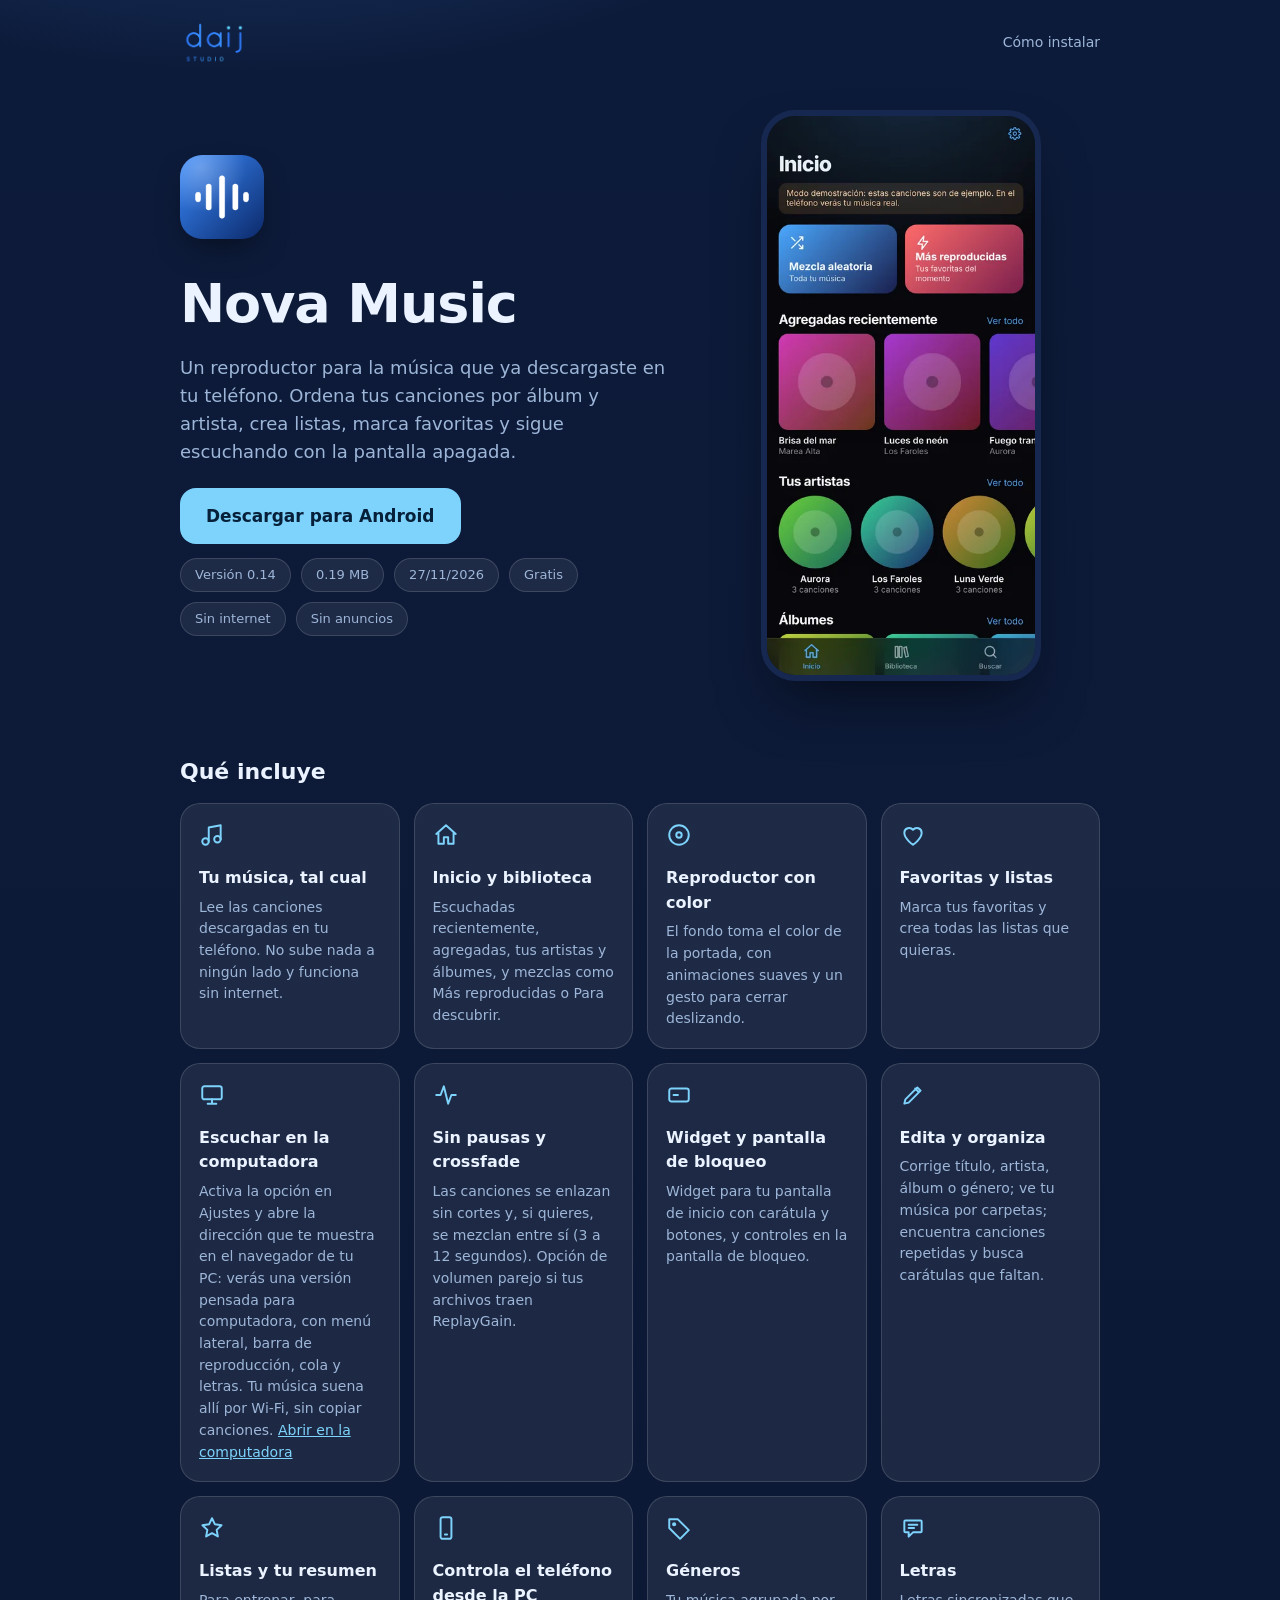
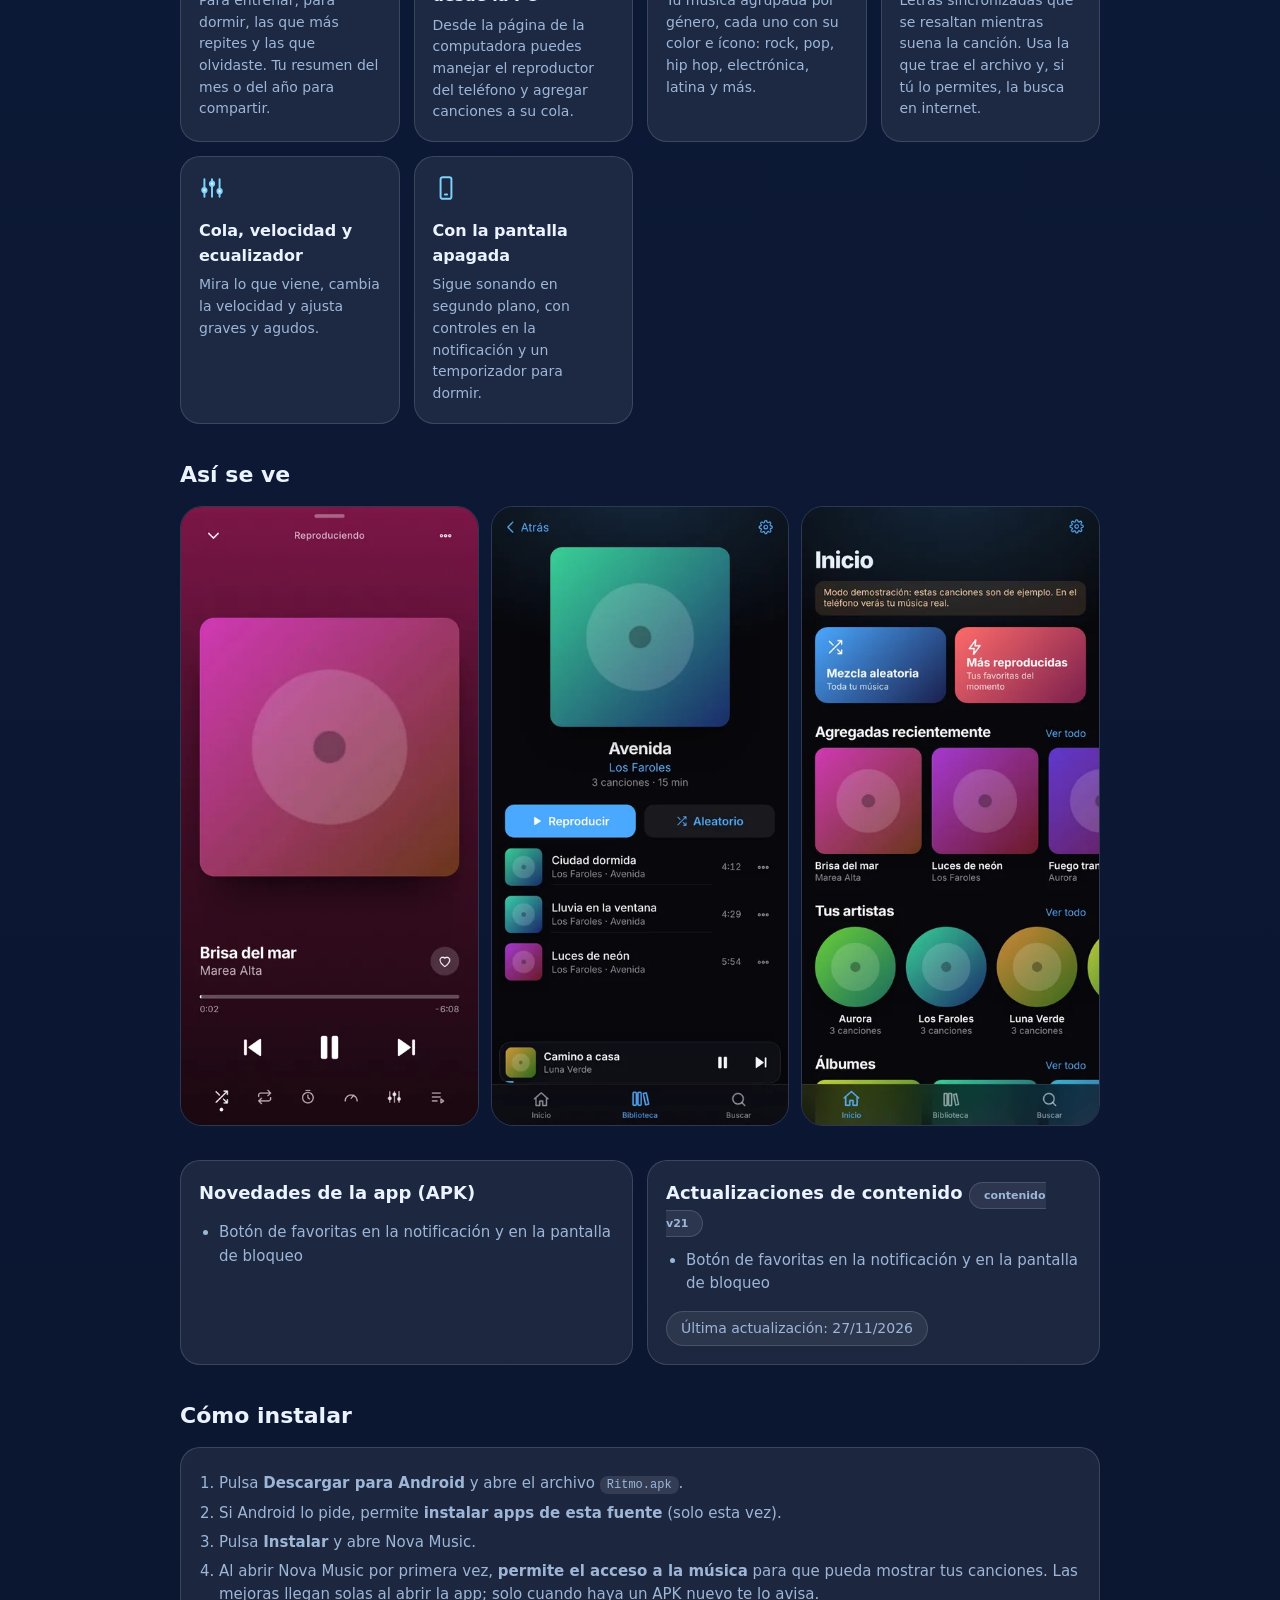
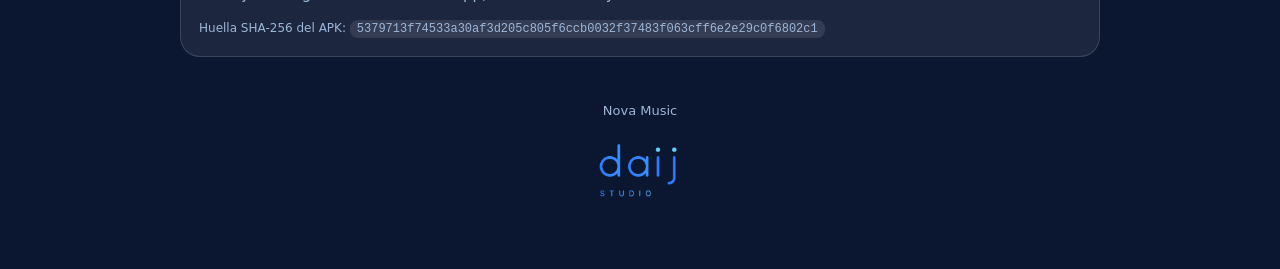
<file: ritmo/index.html>
<!doctype html>
<html lang="es"><head><meta charset="utf-8">
<meta name="viewport" content="width=device-width,initial-scale=1">
<title>Nova Music · tu música descargada</title>
<meta name="description" content="Nova Music: un reproductor para la música que ya tienes en el teléfono, con listas, favoritas, temporizador para dormir y reproducción en segundo plano. Un app de daij studio para Android.">
<link rel="icon" href="img/icon.png">
<style>
:root{--bg:#0b1630;--card:rgba(255,255,255,.07);--line:rgba(255,255,255,.14);--tx:#eaf3ff;--mut:#9db6d8;--acc:#7dd3fc;--b:#3b82f6}
*{box-sizing:border-box;margin:0}
body{background:radial-gradient(1200px 700px at 20% -10%,#24508f 0,transparent 60%),linear-gradient(180deg,#0d1b3a,#0b1630);min-height:100vh;color:var(--tx);font-family:Inter,system-ui,Segoe UI,Roboto,sans-serif;line-height:1.55}
.w{max-width:960px;margin:0 auto;padding:0 20px 60px}
nav{display:flex;justify-content:space-between;align-items:center;padding:20px 0;font-size:14px;color:var(--mut)}
nav a{color:var(--mut);text-decoration:none}nav a:hover{color:var(--tx)}
.hero{display:grid;grid-template-columns:1.1fr .9fr;gap:36px;align-items:center;padding:24px 0 40px}
.hero img.ic{width:84px;height:84px;border-radius:22px;box-shadow:0 14px 30px -10px rgba(0,0,0,.5)}
h1{font-size:clamp(34px,6vw,54px);font-weight:700;letter-spacing:-.02em;margin:16px 0 8px}
.lead{font-size:18px;color:var(--mut);max-width:520px}
.btn{display:inline-flex;align-items:center;gap:10px;padding:15px 26px;border-radius:16px;background:var(--acc);color:#07203a;font-weight:700;font-size:17px;text-decoration:none;margin-top:22px;border:0;cursor:pointer}
.btn:hover{filter:brightness(1.08)}
.meta{display:flex;gap:10px;flex-wrap:wrap;margin-top:14px}
.chip{padding:6px 14px;border-radius:99px;background:var(--card);border:1px solid var(--line);font-size:13px;color:var(--mut)}
.shot{display:flex;justify-content:center}
.shot img{width:min(280px,70vw);border-radius:34px;border:6px solid #16284f;box-shadow:0 30px 60px -20px rgba(0,0,0,.6)}
section{margin-top:34px}
h2{font-size:22px;font-weight:600;margin-bottom:14px}
.grid{display:grid;grid-template-columns:repeat(auto-fit,minmax(210px,1fr));gap:14px}
.card{background:var(--card);border:1px solid var(--line);border-radius:20px;padding:18px}
.card h3{font-size:16px;margin-bottom:6px}.card p{font-size:14px;color:var(--mut)}
.card svg{width:26px;height:26px;stroke:var(--acc);fill:none;stroke-width:1.8;stroke-linecap:round;stroke-linejoin:round;margin-bottom:10px}
ul.n{padding-left:20px;color:var(--mut);font-size:15px}ul.n li{margin:5px 0}
.row2{display:grid;grid-template-columns:1fr 1fr;gap:14px}
ol{padding-left:20px;color:var(--mut);font-size:15px}ol li{margin:6px 0}
.land{width:100%;border-radius:22px;border:1px solid var(--line);margin-top:6px}
code{background:rgba(255,255,255,.1);padding:2px 7px;border-radius:8px;font-size:12px;word-break:break-all}
footer{margin-top:44px;text-align:center;color:var(--mut);font-size:13px}
@media(max-width:760px){.hero{grid-template-columns:1fr}.shot{order:-1}.row2{grid-template-columns:1fr}}
</style></head><body><div class="w">
<nav><a href="/studio/"><img src="/studio/daij-logo.png" alt="daij studio" style="height:46px;display:block"></a><a href="#instalar">Cómo instalar</a></nav>
<div class="hero"><div>
 <img class="ic" src="img/icon.png" alt="Nova Music">
 <h1>Nova Music</h1>
 <p class="lead">Un reproductor para la música que ya descargaste en tu teléfono. Ordena tus canciones por álbum y artista, crea listas, marca favoritas y sigue escuchando con la pantalla apagada.</p>
 <a class="btn" id="dl" href="Ritmo.apk" download>Descargar para Android</a>
 <div class="meta"><span class="chip" id="mv">Versión …</span><span class="chip" id="ms">…</span><span class="chip" id="md">…</span><span class="chip">Gratis</span><span class="chip">Sin internet</span><span class="chip">Sin anuncios</span></div>
</div><div class="shot"><img src="img/p.webp" alt="Nova Music en el teléfono"></div></div>

<section><h2>Qué incluye</h2><div class="grid">
 <div class="card"><svg viewBox="0 0 24 24"><path d="M9 18V5l11-2v13"/><circle cx="6" cy="18" r="3"/><circle cx="17" cy="16" r="3"/></svg><h3>Tu música, tal cual</h3><p>Lee las canciones descargadas en tu teléfono. No sube nada a ningún lado y funciona sin internet.</p></div>
 <div class="card"><svg viewBox="0 0 24 24"><path d="M3 11l9-8 9 8M5 10v10h5v-6h4v6h5V10"/></svg><h3>Inicio y biblioteca</h3><p>Escuchadas recientemente, agregadas, tus artistas y álbumes, y mezclas como Más reproducidas o Para descubrir.</p></div>
 <div class="card"><svg viewBox="0 0 24 24"><circle cx="12" cy="12" r="9"/><circle cx="12" cy="12" r="2.5"/></svg><h3>Reproductor con color</h3><p>El fondo toma el color de la portada, con animaciones suaves y un gesto para cerrar deslizando.</p></div>
 <div class="card"><svg viewBox="0 0 24 24"><path d="M12 21s-8-5.3-8-11a4.5 4.5 0 0 1 8-2.8A4.5 4.5 0 0 1 20 10c0 5.7-8 11-8 11z"/></svg><h3>Favoritas y listas</h3><p>Marca tus favoritas y crea todas las listas que quieras.</p></div>
 <div class="card"><svg viewBox="0 0 24 24"><rect x="3" y="4" width="18" height="12" rx="2"/><path d="M8 20h8M12 16v4"/></svg><h3>Escuchar en la computadora</h3><p>Activa la opción en Ajustes y abre la dirección que te muestra en el navegador de tu PC: verás una versión pensada para computadora, con menú lateral, barra de reproducción, cola y letras. Tu música suena allí por Wi-Fi, sin copiar canciones. <a href="pc/" style="color:var(--acc)">Abrir en la computadora</a></p></div>
 <div class="card"><svg viewBox="0 0 24 24"><path d="M3 12h4l3-8 4 16 3-8h4"/></svg><h3>Sin pausas y crossfade</h3><p>Las canciones se enlazan sin cortes y, si quieres, se mezclan entre sí (3 a 12 segundos). Opción de volumen parejo si tus archivos traen ReplayGain.</p></div>
 <div class="card"><svg viewBox="0 0 24 24"><rect x="3" y="6" width="18" height="12" rx="2"/><path d="M7 12h4"/></svg><h3>Widget y pantalla de bloqueo</h3><p>Widget para tu pantalla de inicio con carátula y botones, y controles en la pantalla de bloqueo.</p></div>
 <div class="card"><svg viewBox="0 0 24 24"><path d="M4 20l4-1 11-11-3-3L5 16zM14 6l3 3"/></svg><h3>Edita y organiza</h3><p>Corrige título, artista, álbum o género; ve tu música por carpetas; encuentra canciones repetidas y busca carátulas que faltan.</p></div>
 <div class="card"><svg viewBox="0 0 24 24"><path d="M12 3l2.7 5.6 6.1.8-4.5 4.3 1.1 6.1L12 16.8l-5.4 3 1.1-6.1L3.2 9.4l6.1-.8z"/></svg><h3>Listas y tu resumen</h3><p>Para entrenar, para dormir, las que más repites y las que olvidaste. Tu resumen del mes o del año para compartir.</p></div>
 <div class="card"><svg viewBox="0 0 24 24"><rect x="7" y="2" width="10" height="20" rx="2"/><path d="M11 18h2"/></svg><h3>Controla el teléfono desde la PC</h3><p>Desde la página de la computadora puedes manejar el reproductor del teléfono y agregar canciones a su cola.</p></div>
 <div class="card"><svg viewBox="0 0 24 24"><path d="M3 12V4h8l10 10-8 8z"/><circle cx="7.5" cy="8.5" r="1"/></svg><h3>Géneros</h3><p>Tu música agrupada por género, cada uno con su color e ícono: rock, pop, hip hop, electrónica, latina y más.</p></div>
 <div class="card"><svg viewBox="0 0 24 24"><path d="M5 5h14a1 1 0 011 1v9a1 1 0 01-1 1h-7l-4 4v-4H5a1 1 0 01-1-1V6a1 1 0 011-1zM8 9h8M8 12h5"/></svg><h3>Letras</h3><p>Letras sincronizadas que se resaltan mientras suena la canción. Usa la que trae el archivo y, si tú lo permites, la busca en internet.</p></div>
 <div class="card"><svg viewBox="0 0 24 24"><path d="M5 4v16M12 4v16M19 4v16"/><circle cx="5" cy="14" r="2" fill="currentColor"/><circle cx="12" cy="8" r="2" fill="currentColor"/><circle cx="19" cy="15" r="2" fill="currentColor"/></svg><h3>Cola, velocidad y ecualizador</h3><p>Mira lo que viene, cambia la velocidad y ajusta graves y agudos.</p></div>
 <div class="card"><svg viewBox="0 0 24 24"><rect x="7" y="2" width="10" height="20" rx="2"/><path d="M11 18h2"/></svg><h3>Con la pantalla apagada</h3><p>Sigue sonando en segundo plano, con controles en la notificación y un temporizador para dormir.</p></div>
</div></section>
<section><h2>Así se ve</h2><div style="display:grid;grid-template-columns:repeat(3,1fr);gap:12px"><img class="land" style="margin:0" src="img/l.webp" alt="Pantalla de reproducción"><img class="land" style="margin:0" src="img/a.webp" alt="Álbumes"><img class="land" style="margin:0" src="img/p.webp" alt="Canciones"></div></section>

<section class="row2">
 <div class="card"><h2 style="font-size:18px">Novedades de la app (APK)</h2><ul class="n" id="an"><li>Cargando…</li></ul></div>
 <div class="card"><h2 style="font-size:18px">Actualizaciones de contenido <span class="chip" id="wv" style="font-size:11px">…</span></h2><ul class="n" id="wn"><li>Cargando…</li></ul><p class="chip" style="margin-top:10px;display:inline-block" id="wd"></p></div>
</section>

<section id="instalar"><h2>Cómo instalar</h2><div class="card"><ol>
 <li>Pulsa <b>Descargar para Android</b> y abre el archivo <code>Ritmo.apk</code>.</li>
 <li>Si Android lo pide, permite <b>instalar apps de esta fuente</b> (solo esta vez).</li>
 <li>Pulsa <b>Instalar</b> y abre Nova Music.</li>
 <li>Al abrir Nova Music por primera vez, <b>permite el acceso a la música</b> para que pueda mostrar tus canciones. Las mejoras llegan solas al abrir la app; solo cuando haya un APK nuevo te lo avisa.</li>
</ol><p style="margin-top:12px;font-size:12px;color:var(--mut)">Huella SHA-256 del APK: <code id="sh">…</code></p></div></section>
<footer>Nova Music<div style="margin-top:18px"><a href="/studio/"><img src="/studio/daij-logo.png" alt="daij studio" style="height:64px"></a></div></footer></div>
<script>
function g(u,f){fetch(u+'?t='+Date.now()).then(function(r){return r.json()}).then(f,function(){})}
function li(a){return(a&&a.length?a:['Primera versión']).map(function(x){var l=document.createElement('li');l.textContent=x;return l.outerHTML}).join('')}
g('apk.json',function(a){document.getElementById('mv').textContent='Versión '+a.version;document.getElementById('ms').textContent=(a.size/1048576).toFixed(2).replace(/\.?0+$/,'')+' MB';document.getElementById('md').textContent=a.date;document.getElementById('an').innerHTML=li(a.notes);if(a.sha256)document.getElementById('sh').textContent=a.sha256});
g('web.json',function(w){document.getElementById('wv').textContent='contenido v'+w.version;document.getElementById('wn').innerHTML=li(w.notes);document.getElementById('wd').textContent='Última actualización: '+w.date});
</script></body></html>
</file>
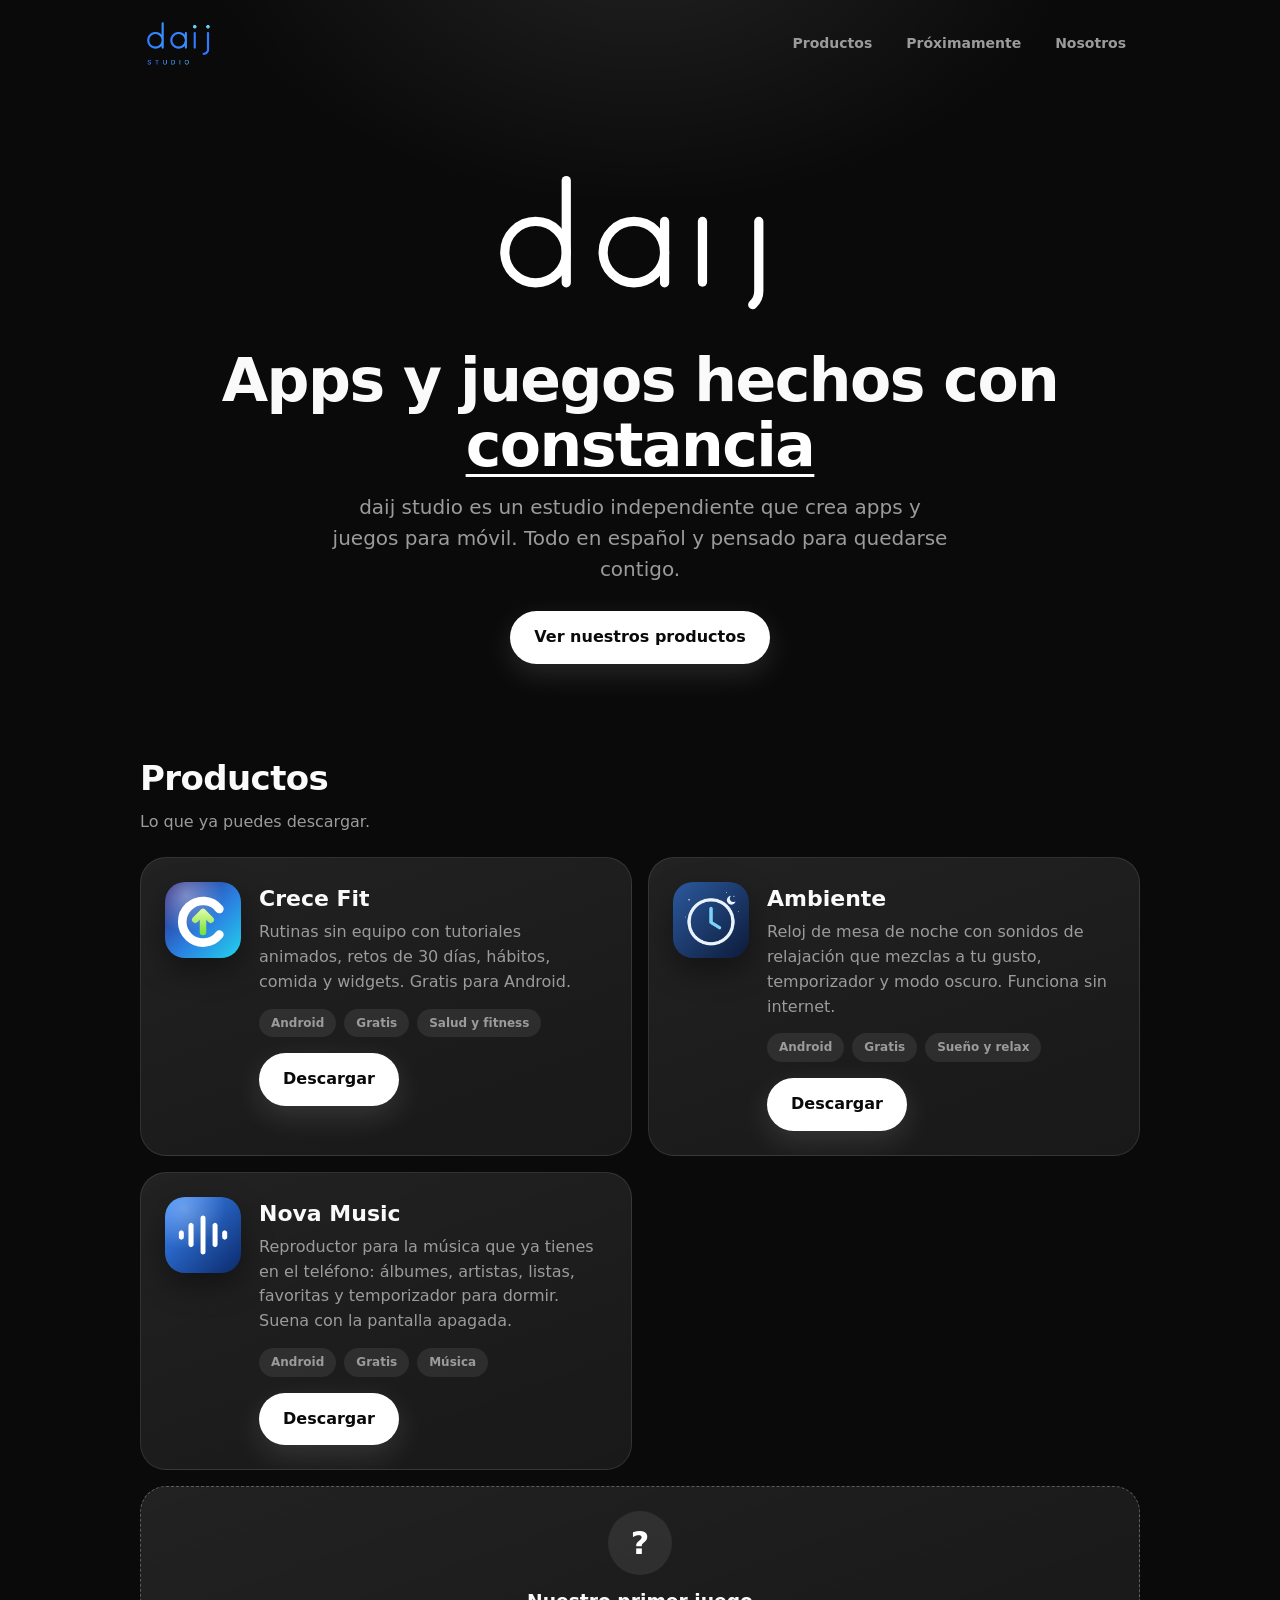
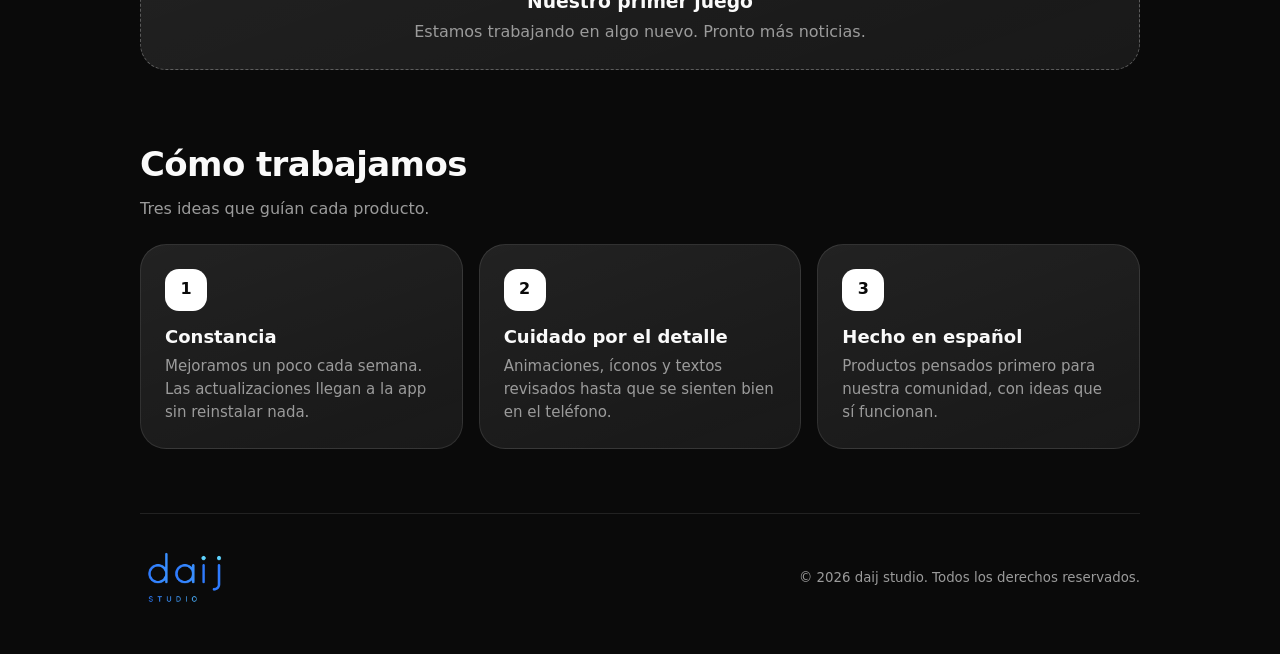
<file: studio/index.html>
<!doctype html>
<html lang="es">
<head>
<meta charset="utf-8">
<meta name="viewport" content="width=device-width,initial-scale=1">
<title>daij studio</title>
<meta name="description" content="daij studio: estudio independiente que crea apps y juegos para móvil.">
<meta name="theme-color" content="#0a0a0a">
<link rel="icon" type="image/svg+xml" href="/studio/daij-icon.svg">
<link rel="apple-touch-icon" href="/studio/daij-icon-512.png">
<style>
:root{--bg:#0a0a0a;--card:#141414;--card2:#1c1c1c;--txt:#fafafa;--mut:#9b9b9b;--a:#ffffff;--b:#d0d0d0;--lime:#ffffff;--line:rgba(255,255,255,.10)}
*{box-sizing:border-box}
html{scroll-behavior:smooth}
body{margin:0;background:var(--bg);color:var(--txt);font-family:system-ui,-apple-system,"Segoe UI",Roboto,sans-serif;line-height:1.55;overflow-x:hidden}
a{color:inherit;text-decoration:none}
.bg{position:fixed;inset:0;z-index:-1;background:radial-gradient(60vmax 40vmax at 50% -10%,rgba(255,255,255,.10),transparent 60%)}
.wrap{max-width:1040px;margin:0 auto;padding:0 20px}
nav{display:flex;align-items:center;justify-content:space-between;padding:18px 0}
nav img{height:52px;display:block}
nav .links{display:flex;gap:6px}
nav .links a{padding:9px 14px;border-radius:99px;color:var(--mut);font-weight:700;font-size:14px;transition:.2s}
nav .links a:hover{background:rgba(255,255,255,.07);color:var(--txt)}
.hero{padding:70px 0 54px;text-align:center}
.hero .mark{width:min(340px,80vw);height:auto;margin:0 auto 14px;display:block}
h1{font-size:clamp(34px,6vw,60px);line-height:1.08;margin:0 0 14px;letter-spacing:-1.5px}
h1 span{color:#fff;text-decoration:underline;text-decoration-thickness:3px;text-underline-offset:8px}
.lead{font-size:clamp(16px,2.2vw,20px);color:var(--mut);max-width:620px;margin:0 auto 26px}
.btn{display:inline-flex;align-items:center;gap:8px;padding:14px 24px;border-radius:99px;font-weight:800;background:#fff;color:#0a0a0a;box-shadow:0 10px 30px rgba(255,255,255,.12);transition:transform .15s}
.btn:hover{transform:translateY(-2px)}
.btn.ghost{background:rgba(255,255,255,.07);box-shadow:none;border:1px solid var(--line);color:#fff}
h2{font-size:clamp(24px,4vw,34px);margin:0 0 6px;letter-spacing:-.6px}
.sub{color:var(--mut);margin:0 0 22px}
section{padding:34px 0}
.grid{display:grid;gap:16px}
.g2{grid-template-columns:repeat(2,1fr)}
.g3{grid-template-columns:repeat(3,1fr)}
@media(max-width:760px){.g2,.g3{grid-template-columns:1fr}nav .links a{padding:8px 10px;font-size:13px}.hero{padding-top:44px}}
.card{background:linear-gradient(160deg,rgba(255,255,255,.06),rgba(255,255,255,.02)),var(--card);border:1px solid var(--line);border-radius:26px;padding:24px;position:relative;overflow:hidden}
.prod{display:flex;gap:18px;align-items:flex-start}
.prod img{width:76px;height:76px;border-radius:20px;flex:none;box-shadow:0 12px 30px rgba(0,0,0,.4)}
.prod h3{margin:0 0 4px;font-size:22px}
.prod p{margin:0 0 14px;color:var(--mut)}
.tags{display:flex;gap:8px;flex-wrap:wrap;margin-bottom:16px}
.tag{padding:5px 12px;border-radius:99px;background:rgba(255,255,255,.08);font-size:12px;font-weight:800;color:var(--mut)}
.prod .by{display:block;margin:-2px 0 10px;font-size:13px;color:var(--mut);font-weight:700}
.btn[disabled]{opacity:.5;cursor:default;transform:none}
button.btn{border:0;font:inherit;font-weight:800;cursor:pointer}
.disc{display:block;margin-top:10px;color:var(--mut);font-size:12px;line-height:1.5}
.soon.wide{grid-column:1/-1;min-height:150px}
.soon{display:flex;flex-direction:column;justify-content:center;align-items:center;text-align:center;min-height:210px;border-style:dashed;border-color:rgba(255,255,255,.28)}
.soon .q{width:64px;height:64px;border-radius:50%;display:flex;align-items:center;justify-content:center;background:rgba(255,255,255,.08);color:#fff;font-size:32px;font-weight:900;margin-bottom:12px;animation:pulse 2.4s ease-in-out infinite}
@keyframes pulse{0%,100%{box-shadow:0 0 0 0 rgba(255,255,255,.35)}50%{box-shadow:0 0 0 16px rgba(255,255,255,0)}}
.soon h3{margin:0 0 4px}.soon p{margin:0;color:var(--mut)}
.val .n{width:42px;height:42px;border-radius:14px;background:#fff;color:#0a0a0a;display:flex;align-items:center;justify-content:center;font-weight:900;margin-bottom:12px}
.val h3{margin:0 0 4px;font-size:18px}.val p{margin:0;color:var(--mut);font-size:15px}
footer{padding:34px 0 46px;border-top:1px solid var(--line);margin-top:30px;display:flex;align-items:center;justify-content:space-between;gap:14px;flex-wrap:wrap}
footer img{height:60px}
footer small{color:var(--mut)}
.rv{opacity:0;transform:translateY(20px);transition:opacity .6s,transform .6s}
.rv.in{opacity:1;transform:none}
</style>
</head>
<body>
<div class="bg"></div>
<div class="wrap">
  <nav>
    <a href="#inicio"><img src="/studio/daij-logo.png" alt="daij studio"></a>
    <div class="links"><a href="#productos">Productos</a><a href="#proximo">Próximamente</a><a href="#valores">Nosotros</a></div>
  </nav>

  <header class="hero" id="inicio">
    <img class="mark" src="/studio/daij-logo-animado.svg" alt="daij studio">
    <h1>Apps y juegos hechos con <span>constancia</span></h1>
    <p class="lead">daij studio es un estudio independiente que crea apps y juegos para móvil. Todo en español y pensado para quedarse contigo.</p>
    <a class="btn" href="#productos">Ver nuestros productos</a>
  </header>

  <section id="productos">
    <h2 class="rv">Productos</h2>
    <p class="sub rv">Lo que ya puedes descargar.</p>
    <div class="grid g2">
      <div class="card prod rv">
        <img src="/logo.svg" alt="Crece Fit">
        <div>
          <h3>Crece Fit</h3>
          <p>Rutinas sin equipo con tutoriales animados, retos de 30 días, hábitos, comida y widgets. Gratis para Android.</p>
          <div class="tags"><span class="tag">Android</span><span class="tag">Gratis</span><span class="tag">Salud y fitness</span></div>
          <a class="btn" href="/descargar/">Descargar</a>
        </div>
      </div>
      <div class="card prod rv">
        <img src="/studio/ambiente-icon.png" alt="Ambiente">
        <div>
          <h3>Ambiente</h3>
          <p>Reloj de mesa de noche con sonidos de relajación que mezclas a tu gusto, temporizador y modo oscuro. Funciona sin internet.</p>
          <div class="tags"><span class="tag">Android</span><span class="tag">Gratis</span><span class="tag">Sueño y relax</span></div>
          <a class="btn" href="/ambiente/">Descargar</a>
        </div>
      </div>
      <div class="card prod rv">
        <img src="/studio/ritmo-icon.png" alt="Nova Music">
        <div>
          <h3>Nova Music</h3>
          <p>Reproductor para la música que ya tienes en el teléfono: álbumes, artistas, listas, favoritas y temporizador para dormir. Suena con la pantalla apagada.</p>
          <div class="tags"><span class="tag">Android</span><span class="tag">Gratis</span><span class="tag">Música</span></div>
          <a class="btn" href="/ritmo/">Descargar</a>
        </div>
      </div>
      <div class="card soon wide rv" id="proximo">
        <div class="q">?</div>
        <h3>Nuestro primer juego</h3>
        <p>Estamos trabajando en algo nuevo. Pronto más noticias.</p>
      </div>
    </div>
  </section>

  <section id="valores">
    <h2 class="rv">Cómo trabajamos</h2>
    <p class="sub rv">Tres ideas que guían cada producto.</p>
    <div class="grid g3">
      <div class="card val rv"><div class="n">1</div><h3>Constancia</h3><p>Mejoramos un poco cada semana. Las actualizaciones llegan a la app sin reinstalar nada.</p></div>
      <div class="card val rv"><div class="n">2</div><h3>Cuidado por el detalle</h3><p>Animaciones, íconos y textos revisados hasta que se sienten bien en el teléfono.</p></div>
      <div class="card val rv"><div class="n">3</div><h3>Hecho en español</h3><p>Productos pensados primero para nuestra comunidad, con ideas que sí funcionan.</p></div>
    </div>
  </section>

  <footer>
    <img src="/studio/daij-logo.png" alt="daij studio">
    <small>&copy; 2026 daij studio. Todos los derechos reservados.</small>
  </footer>
</div>
<script>
(function(){var io=new IntersectionObserver(function(es){es.forEach(function(e){if(e.isIntersecting){e.target.classList.add('in');io.unobserve(e.target)}})},{threshold:.12});
document.querySelectorAll('.rv').forEach(function(el){io.observe(el)});
})();
</script>
</body>
</html>
</file>
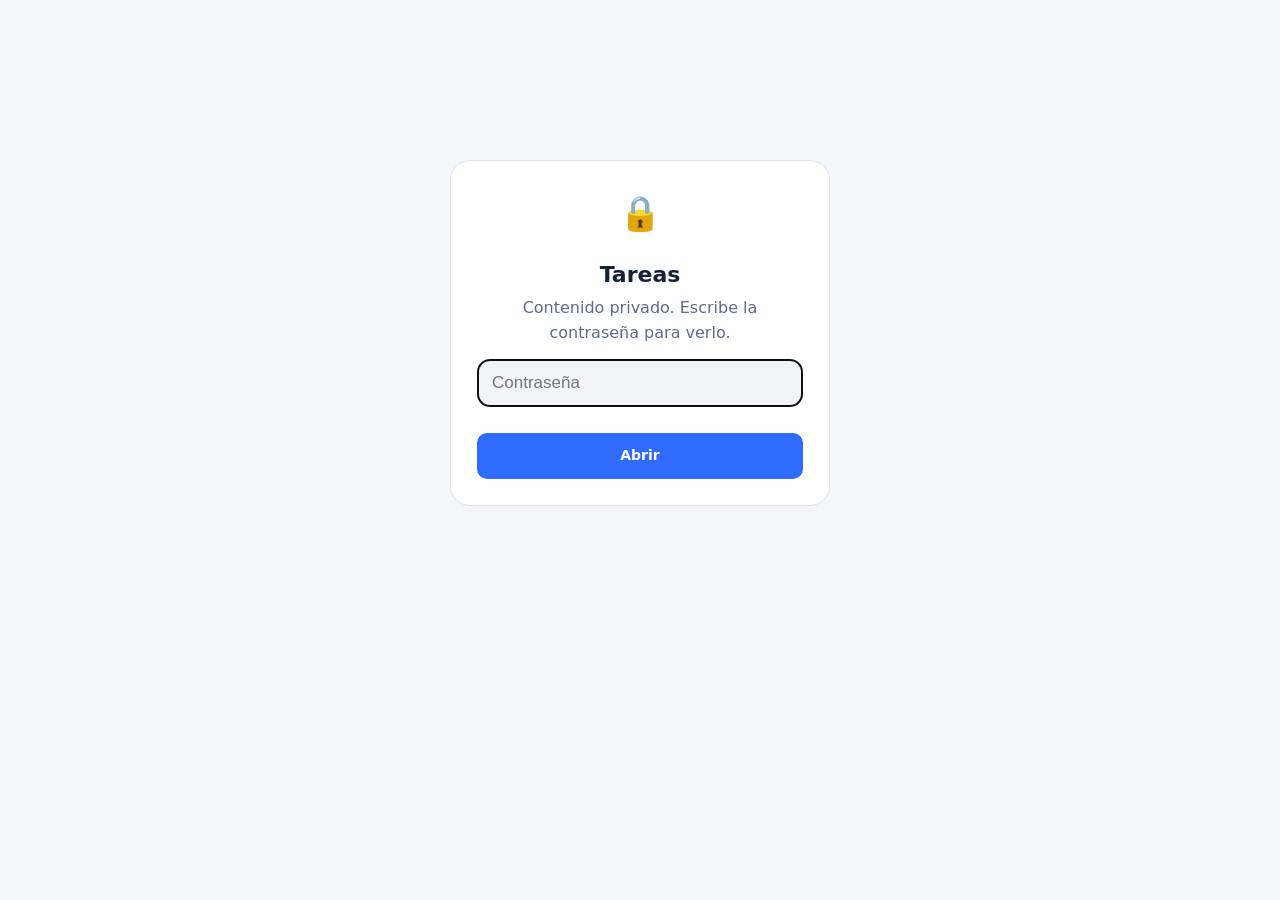
<file: tareas/index.html>
<!doctype html>
<html lang="es"><head><meta charset="utf-8">
<meta name="viewport" content="width=device-width,initial-scale=1">
<meta name="robots" content="noindex,nofollow">
<title>Tareas · Automatismo</title>
<style>
:root{--bg:#f4f6fb;--card:#fff;--tx:#14213d;--mut:#5b6b8a;--line:#dde3ef;--acc:#2f6bff;--ok:#12a150;--warn:#c77d00;--bad:#d0342c;--code:#f0f3fa}
@media (prefers-color-scheme:dark){:root{--bg:#0b1020;--card:#121a31;--tx:#eaf0ff;--mut:#9db0d6;--line:#25314f;--acc:#6aa3ff;--code:#0d1428}}
*{box-sizing:border-box}body{margin:0;background:var(--bg);color:var(--tx);font:16px/1.55 Inter,system-ui,Segoe UI,Roboto,sans-serif}
.w{max-width:980px;margin:0 auto;padding:18px 16px 70px}
h1{font-size:26px;margin:18px 0 4px}h2{font-size:21px;margin:34px 0 10px}h3{font-size:17px;margin:0}
.sub{color:var(--mut)}
.gate{min-height:70vh;display:grid;place-items:center}.gate form{width:min(92vw,380px);background:var(--card);border:1px solid var(--line);border-radius:20px;padding:26px;text-align:center}
input[type=password]{width:100%;padding:13px 14px;border-radius:12px;border:1px solid var(--line);background:var(--code);color:var(--tx);font-size:17px;margin:14px 0 4px}
button{font:inherit;cursor:pointer}.btn{border:0;border-radius:10px;padding:9px 14px;background:var(--acc);color:#fff;font-weight:600;font-size:14px}
.btn.g{background:var(--code);color:var(--tx);border:1px solid var(--line)}.btn:disabled{opacity:.5}
.err{color:var(--bad);min-height:22px;font-size:14px}
.card{background:var(--card);border:1px solid var(--line);border-radius:16px;padding:16px;margin:12px 0}
.hd{display:flex;gap:10px;align-items:center;flex-wrap:wrap;margin-bottom:10px}.hd .n{background:var(--acc);color:#fff;border-radius:8px;padding:2px 10px;font-weight:700;font-size:14px}
.tag{border-radius:99px;padding:2px 10px;font-size:12px;font-weight:700;border:1px solid}.tag.Completo{color:var(--ok);border-color:var(--ok)}.tag.Corregido,.tag.Terminado{color:var(--acc);border-color:var(--acc)}.tag.Pendiente{color:var(--warn);border-color:var(--warn)}
.row{display:flex;gap:8px;flex-wrap:wrap;margin:10px 0 0}
pre{white-space:pre-wrap;background:var(--code);border:1px solid var(--line);border-radius:12px;padding:12px;margin:8px 0;font:14.5px/1.5 ui-monospace,Menlo,Consolas,monospace;overflow-wrap:anywhere}
.two{display:grid;grid-template-columns:1fr 1fr;gap:12px}@media (max-width:760px){.two{grid-template-columns:1fr}}
.lbl{font-size:12px;font-weight:700;letter-spacing:.08em;color:var(--mut);text-transform:uppercase}
ul{margin:6px 0 0;padding-left:20px}li{margin:5px 0}
.sch{background:#fff;border:1px solid var(--line);border-radius:12px;padding:6px;overflow:auto}.sch svg{width:100%;height:auto;display:block;max-height:80vh}
table{width:100%;border-collapse:collapse;font-size:14.5px}th,td{text-align:left;padding:7px 8px;border-bottom:1px solid var(--line)}th{color:var(--mut);font-size:12px;text-transform:uppercase;letter-spacing:.06em}
a{color:var(--acc)}.toast{position:fixed;left:50%;bottom:22px;transform:translateX(-50%);background:#14213d;color:#fff;padding:10px 18px;border-radius:99px;font-size:14px;opacity:0;transition:.25s;pointer-events:none}.toast.on{opacity:1}
.lock{float:right}
</style></head><body><div class="w" id="app">
<div class="gate" id="gate"><form id="f"><div style="font-size:34px">🔒</div><h1 style="font-size:22px">Tareas</h1><div class="sub">Contenido privado. Escribe la contraseña para verlo.</div><input type="password" id="pw" placeholder="Contraseña" autocomplete="current-password" autofocus><div class="err" id="er"></div><button class="btn" id="go" style="width:100%;padding:12px">Abrir</button></form></div>
</div><div class="toast" id="t"></div>
<script>
(function(){
var $=function(i){return document.getElementById(i)};
function b64(s){var b=atob(s),u=new Uint8Array(b.length);for(var i=0;i<b.length;i++)u[i]=b.charCodeAt(i);return u}
function esc(s){return String(s).replace(/[&<>"]/g,function(c){return{'&':'&amp;','<':'&lt;','>':'&gt;','"':'&quot;'}[c]})}
function toast(m){var t=$('t');t.textContent=m;t.classList.add('on');clearTimeout(toast.h);toast.h=setTimeout(function(){t.classList.remove('on')},1800)}
async function decrypt(pass,d){
 var km=await crypto.subtle.importKey('raw',new TextEncoder().encode(pass),'PBKDF2',false,['deriveKey']);
 var key=await crypto.subtle.deriveKey({name:'PBKDF2',salt:b64(d.salt),iterations:d.iter,hash:'SHA-256'},km,{name:'AES-GCM',length:256},false,['decrypt']);
 var pt=await crypto.subtle.decrypt({name:'AES-GCM',iv:b64(d.iv)},key,b64(d.ct));
 var s=await new Response(new Blob([pt]).stream().pipeThrough(new DecompressionStream('gzip'))).text();return JSON.parse(s)}
function copy(txt){if(navigator.clipboard&&window.isSecureContext)return navigator.clipboard.writeText(txt).then(function(){toast('Copiado')},fb);return fb();function fb(){var a=document.createElement('textarea');a.value=txt;a.style.position='fixed';a.style.opacity=0;document.body.appendChild(a);a.select();try{document.execCommand('copy');toast('Copiado')}catch(e){toast('No se pudo copiar')}a.remove()}}
function svgToPng(svg,scale){return new Promise(function(res,rej){var m=/viewBox="0 0 (\d+) (\d+)"/.exec(svg),w=+m[1],h=+m[2];var im=new Image();im.onload=function(){var c=document.createElement('canvas');c.width=w*scale;c.height=h*scale;var x=c.getContext('2d');x.fillStyle='#fff';x.fillRect(0,0,c.width,c.height);x.drawImage(im,0,0,c.width,c.height);c.toBlob(function(b){b?res(b):rej()},'image/png')};im.onerror=rej;im.src='data:image/svg+xml;charset=utf-8,'+encodeURIComponent(svg)})}
function dl(blob,name){var a=document.createElement('a');a.href=URL.createObjectURL(blob);a.download=name;document.body.appendChild(a);a.click();setTimeout(function(){URL.revokeObjectURL(a.href);a.remove()},500)}
function render(D){
 var up=false;var S={};D.textos.forEach(function(t){S['t'+t.id]=t});D.esquemas.forEach(function(e){S['e'+e.id]=e});
 var h='<div class="lock"><button class="btn g" id="out">Cerrar</button></div><h1>Tareas · Automatismo</h1><div class="sub">Informes y esquemas, numerados para identificarlos y copiarlos.</div>';
 h+='<div class="card"><div class="lbl">Resumen</div><table><tr><th>N.º</th><th>Pieza</th><th>Práctica</th><th>Estado</th></tr>';
 D.textos.forEach(function(t){h+='<tr><td><a href="#texto-'+t.id+'">Texto '+t.id+'</a></td><td>Informe escrito</td><td>'+t.informe+'</td><td>Corregido</td></tr>'});
 D.esquemas.forEach(function(e){h+='<tr><td><a href="#esquema-'+e.id+'">Esquema '+e.id+'</a></td><td>'+e.tipo+'</td><td>'+e.informe+'</td><td><span class="tag '+e.estado+'">'+e.estado+'</span></td></tr>'});
 h+='</table></div>';
 h+='<div class="card"><div class="lbl">Antes de empezar</div><ul>'+D.general.map(function(g){return '<li>'+esc(g)+'</li>'}).join('')+'</ul></div>';
 D.informes.forEach(function(inf){
  h+='<h2>'+esc(inf.titulo)+'</h2>';
  D.textos.filter(function(t){return t.informe===inf.n}).forEach(function(t){
   h+='<div class="card" id="texto-'+t.id+'"><div class="hd"><span class="n">Texto '+t.id+'</span><h3>'+esc(t.titulo)+'</h3></div>'+
   '<div class="two"><div><div class="lbl">Como lo escribiste</div><pre>'+esc(t.original)+'</pre></div><div><div class="lbl">Corregido</div><pre id="cor'+t.id+'">'+esc(t.corregido.toUpperCase())+'</pre></div></div>'+
   '<div class="row"><button class="btn" data-a="cu" data-i="'+t.id+'">Copiar corregido (mayúsculas)</button><button class="btn g" data-a="cn" data-i="'+t.id+'">Copiar corregido (normal)</button><button class="btn g" data-a="co" data-i="'+t.id+'">Copiar original</button></div>'+
   '<div class="lbl" style="margin-top:14px">Qué corregí y por qué</div><ul>'+t.cambios.map(function(c){return '<li>'+esc(c)+'</li>'}).join('')+'</ul>'+
   (t.sugerencias&&t.sugerencias.length?'<div class="lbl" style="margin-top:12px">Para que decidas</div><ul>'+t.sugerencias.map(function(c){return '<li>'+esc(c)+'</li>'}).join('')+'</ul>':'')+'</div>'});
  D.esquemas.filter(function(e){return e.informe===inf.n}).forEach(function(e){
   h+='<div class="card" id="esquema-'+e.id+'"><div class="hd"><span class="n">Esquema '+e.id+'</span><h3>Esquema de '+e.tipo.toLowerCase()+' · práctica '+e.informe+'</h3><span class="tag '+e.estado+'">'+e.estado+'</span></div>'+
   '<div class="sch">'+e.svg+'</div>'+
   '<div class="row"><button class="btn" data-a="ci" data-i="'+e.id+'">Copiar imagen</button><button class="btn g" data-a="dp" data-i="'+e.id+'">Descargar PNG</button><button class="btn g" data-a="ds" data-i="'+e.id+'">Descargar SVG</button><button class="btn g" data-a="cs" data-i="'+e.id+'">Copiar notas</button></div>'+
   '<div class="lbl" style="margin-top:14px">Qué encontré (de la '+esc(e.foto)+')</div><ul>'+e.hallazgos.map(function(c){return '<li>'+esc(c)+'</li>'}).join('')+'</ul></div>'})});
 $('app').innerHTML=h;
 $('out').onclick=function(){try{sessionStorage.removeItem('tp')}catch(x){}location.reload()};
 $('app').onclick=function(ev){var b=ev.target.closest('button[data-a]');if(!b)return;var a=b.dataset.a,i=b.dataset.i;
  if(a[0]==='c'&&'cu cn co'.indexOf(a)>=0){var t=S['t'+i];copy(a==='cu'?t.corregido.toUpperCase():a==='cn'?t.corregido:t.original)}
  else{var e=S['e'+i];
   if(a==='ci'){svgToPng(e.svg,2).then(function(bl){if(navigator.clipboard&&window.ClipboardItem){return navigator.clipboard.write([new ClipboardItem({'image/png':bl})]).then(function(){toast('Imagen copiada')})}dl(bl,'esquema-'+i+'.png');toast('Tu navegador no copia imágenes: la descargué')}).catch(function(){toast('No se pudo copiar la imagen')})}
   else if(a==='dp'){svgToPng(e.svg,2).then(function(bl){dl(bl,'esquema-'+i+'.png')})}
   else if(a==='ds'){dl(new Blob([e.svg],{type:'image/svg+xml'}),'esquema-'+i+'.svg')}
   else if(a==='cs'){copy('Esquema '+i+' ('+e.tipo+', práctica '+e.informe+')\n'+e.hallazgos.map(function(x){return '- '+x}).join('\n'))}}};
 if(location.hash){var el=document.getElementById(location.hash.slice(1));if(el)el.scrollIntoView()}}
async function open(pass,silent){
 $('go')&&($('go').disabled=true);
 try{var d=await (await fetch('data.json',{cache:'no-store'})).json();var D=await decrypt(pass,d);try{sessionStorage.setItem('tp',pass)}catch(x){}render(D)}
 catch(e){var er=$('er');if(er&&!silent)er.textContent='Contraseña incorrecta.';if($('go'))$('go').disabled=false;try{sessionStorage.removeItem('tp')}catch(x){}}}
$('f').onsubmit=function(ev){ev.preventDefault();var v=$('pw').value;if(v)open(v)};
var sp='';try{sp=sessionStorage.getItem('tp')||''}catch(e){}
if(sp)open(sp,true);
})();
</script></body></html>
</file>
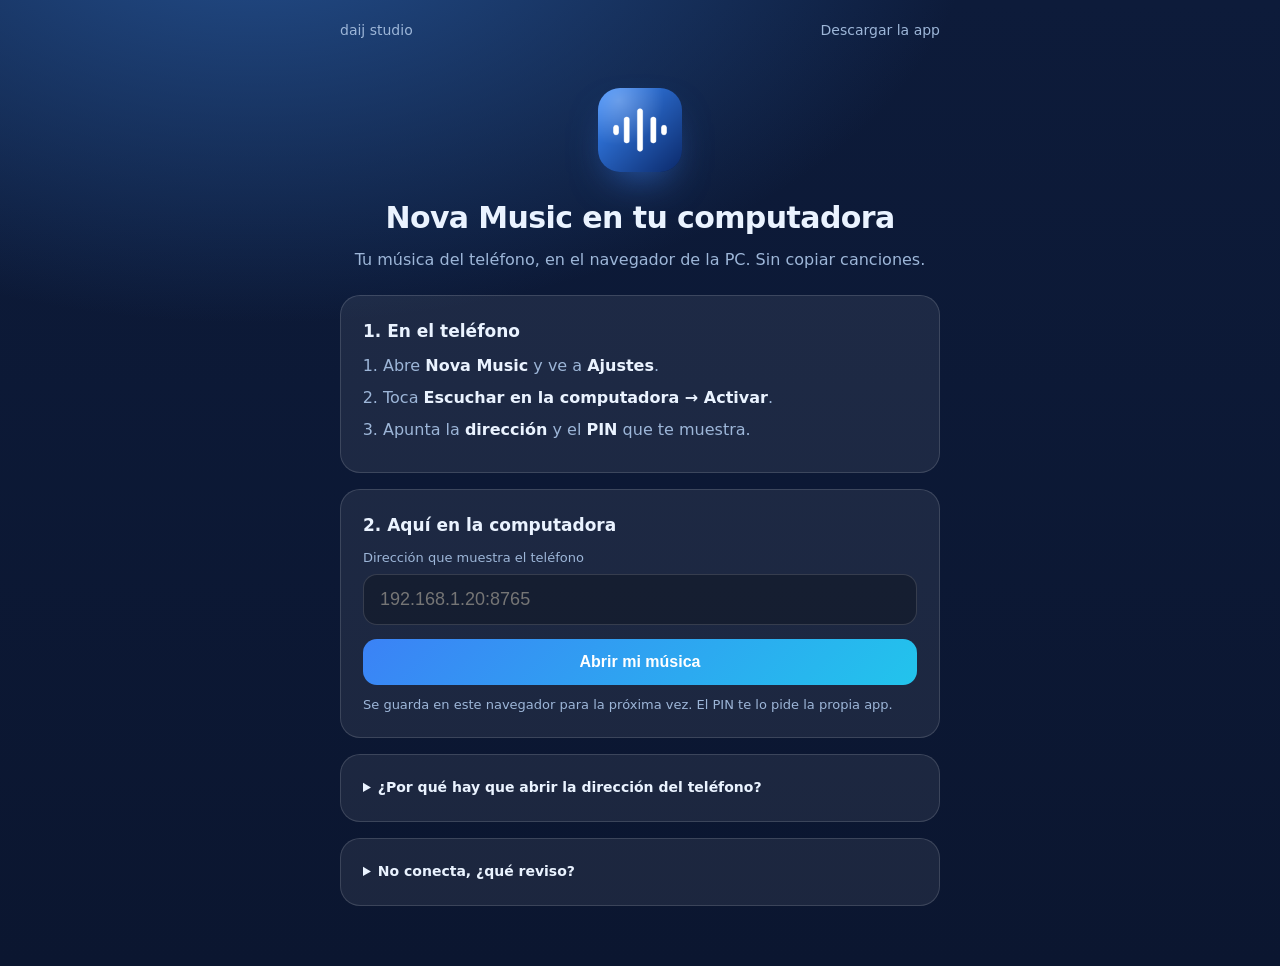
<file: ritmo/pc/index.html>
<!doctype html>
<html lang="es"><head><meta charset="utf-8">
<meta name="viewport" content="width=device-width,initial-scale=1">
<title>Nova Music en tu computadora</title>
<meta name="description" content="Abre tu música del teléfono en el navegador de la computadora.">
<link rel="icon" href="../img/icon.png">
<style>
:root{--bg:#0b1630;--card:rgba(255,255,255,.07);--line:rgba(255,255,255,.14);--tx:#eaf3ff;--mut:#9db6d8;--acc:#7dd3fc;--b:#3b82f6}
*{box-sizing:border-box;margin:0}
body{background:radial-gradient(1200px 700px at 20% -10%,#24508f 0,transparent 60%),linear-gradient(180deg,#0d1b3a,#0b1630);min-height:100vh;color:var(--tx);font-family:Inter,system-ui,Segoe UI,Roboto,sans-serif;line-height:1.55}
.w{max-width:640px;margin:0 auto;padding:0 20px 60px}
nav{display:flex;justify-content:space-between;align-items:center;padding:20px 0}nav a{color:var(--mut);text-decoration:none;font-size:14px}
.hd{text-align:center;margin:26px 0 22px}.hd img{width:84px;height:84px;border-radius:22px;box-shadow:0 18px 40px -16px rgba(59,130,246,.7)}.hd h1{font-size:30px;margin:16px 0 6px;letter-spacing:-.02em}.hd p{color:var(--mut)}
.card{background:var(--card);border:1px solid var(--line);border-radius:20px;padding:22px;margin-top:16px}
.card h2{font-size:17px;margin-bottom:10px}ol{padding-left:20px;color:var(--mut)}ol li{margin:7px 0}ol b{color:var(--tx)}
label{display:block;font-size:13px;color:var(--mut);margin-bottom:6px}
input{width:100%;padding:14px 16px;border-radius:14px;border:1px solid var(--line);background:rgba(0,0,0,.25);color:var(--tx);font-size:18px;outline:0}input:focus{border-color:var(--acc)}
.btn{display:block;width:100%;margin-top:14px;padding:14px;border-radius:14px;border:0;background:linear-gradient(135deg,#3b82f6,#22c4ec);color:#fff;font-weight:700;font-size:16px;cursor:pointer}
.sm{font-size:13px;color:var(--mut);margin-top:10px}.err{color:#ffb4c0}
details{margin-top:14px;color:var(--mut);font-size:14px}summary{cursor:pointer;color:var(--tx);font-weight:600}
</style></head><body><div class="w">
<nav><a href="/studio/">daij studio</a><a href="../">Descargar la app</a></nav>
<div class="hd"><img src="../img/icon.png" alt="Nova Music"><h1>Nova Music en tu computadora</h1><p>Tu música del teléfono, en el navegador de la PC. Sin copiar canciones.</p></div>
<div class="card"><h2>1. En el teléfono</h2><ol><li>Abre <b>Nova Music</b> y ve a <b>Ajustes</b>.</li><li>Toca <b>Escuchar en la computadora → Activar</b>.</li><li>Apunta la <b>dirección</b> y el <b>PIN</b> que te muestra.</li></ol></div>
<div class="card"><h2>2. Aquí en la computadora</h2>
<label for="a">Dirección que muestra el teléfono</label>
<input id="a" placeholder="192.168.1.20:8765" inputmode="url" autocomplete="off" spellcheck="false">
<button class="btn" id="go">Abrir mi música</button>
<p class="sm" id="m">Se guarda en este navegador para la próxima vez. El PIN te lo pide la propia app.</p></div>
<details class="card"><summary>¿Por qué hay que abrir la dirección del teléfono?</summary><p style="margin-top:10px">Tu música está en el teléfono, así que es el teléfono quien la envía por tu Wi-Fi. Por seguridad, los navegadores no dejan que una página con candado (https) como esta hable directamente con un aparato de tu red, así que esta página solo te lleva hasta él. Nada de tu música pasa por internet.</p></details>
<details class="card"><summary>No conecta, ¿qué reviso?</summary><ol style="margin-top:10px"><li>El teléfono y la computadora deben estar en <b>la misma red Wi-Fi</b>.</li><li>En el teléfono, <b>Escuchar en la computadora</b> debe decir «Activado».</li><li>Algunos Wi-Fi públicos o de invitados bloquean la conexión entre aparatos. Prueba con el punto de acceso del teléfono.</li><li>Si cambias de red, la dirección cambia: mírala de nuevo en la app.</li></ol></details>
</div>
<script>
(function(){var a=document.getElementById('a'),m=document.getElementById('m');
try{a.value=localStorage.getItem('nova-pc')||''}catch(e){}
function go(){var v=a.value.trim().replace(/^https?:\/\//,'').replace(/\/.*$/,'');
 if(!/^[A-Za-z0-9.\-]+(:\d{2,5})?$/.test(v)){m.className='sm err';m.textContent='Escribe la dirección como aparece en el teléfono, por ejemplo 192.168.1.20:8765';return}
 try{localStorage.setItem('nova-pc',v)}catch(e){}
 location.href='http://'+v+'/'}
document.getElementById('go').onclick=go;a.onkeydown=function(e){if(e.key==='Enter')go()}})();
</script></body></html>
</file>
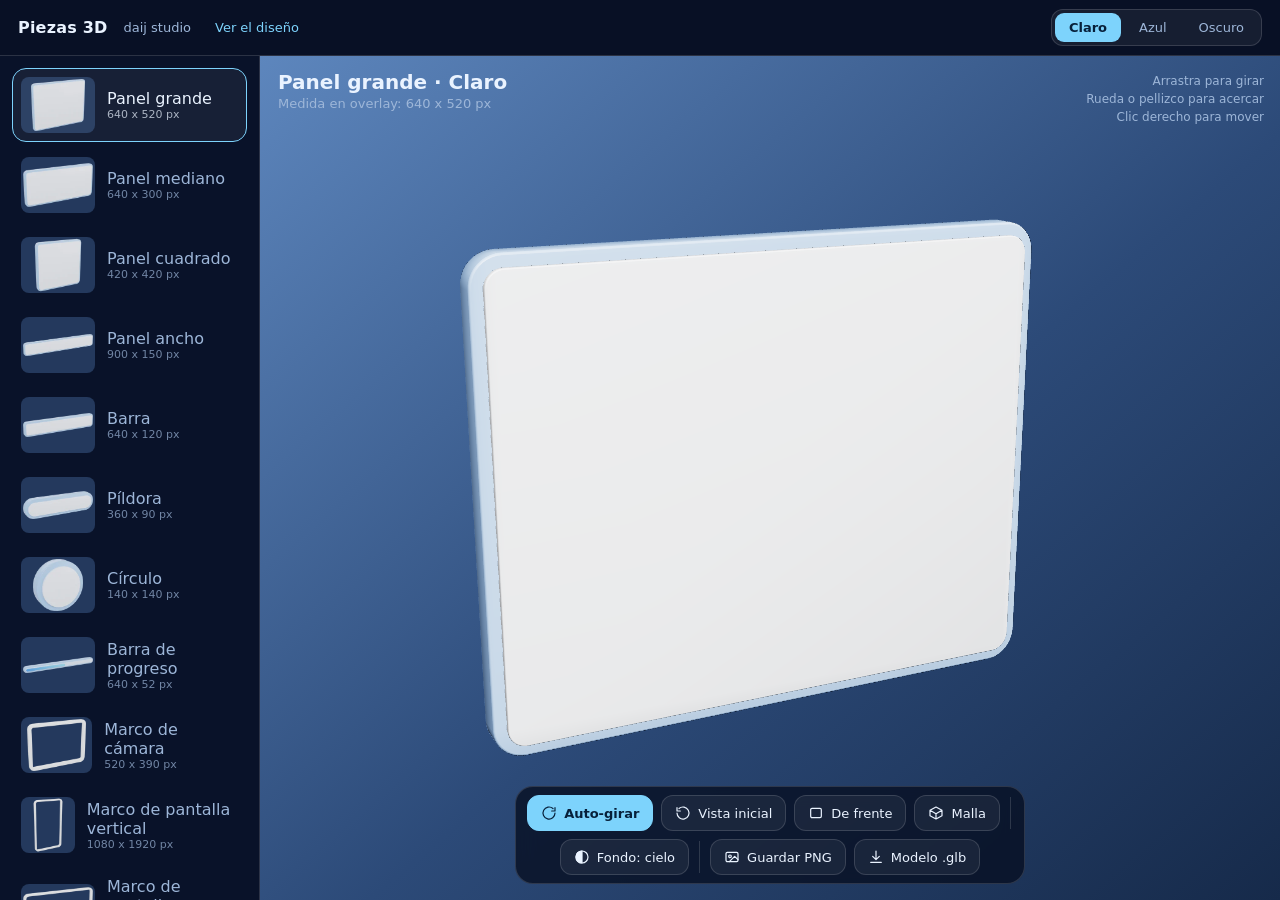
<file: overlays3d/piezas.html>
<!doctype html>
<html lang="es"><head><meta charset="utf-8">
<meta name="viewport" content="width=device-width,initial-scale=1,viewport-fit=cover">
<title>Piezas 3D · daij studio</title>
<meta name="description" content="Paneles y marcos 3D para overlays: gíralos, acércalos y descárgalos. Hechos con Blender por daij studio.">
<style>
:root{--bg:#0b1630;--panel:rgba(255,255,255,.06);--line:rgba(255,255,255,.14);--tx:#eaf3ff;--mut:#9db6d8;--acc:#7dd3fc}
*{box-sizing:border-box;margin:0;-webkit-tap-highlight-color:transparent}
html,body{height:100%;overflow:hidden;background:var(--bg);color:var(--tx);font-family:Inter,system-ui,Segoe UI,Roboto,sans-serif}
#app{display:grid;grid-template-columns:260px 1fr;grid-template-rows:56px 1fr;height:100%}
header{grid-column:1/3;display:flex;align-items:center;gap:16px;padding:0 18px;border-bottom:1px solid var(--line);background:rgba(8,16,36,.9)}
header b{font-weight:700;letter-spacing:.2px}header span{color:var(--mut);font-size:13px}
.seg{display:flex;gap:4px;margin-left:auto;background:var(--panel);border:1px solid var(--line);border-radius:12px;padding:3px}
.seg button{border:0;background:transparent;color:var(--mut);padding:7px 14px;border-radius:9px;font:inherit;font-size:13px;cursor:pointer}
.seg button.on{background:var(--acc);color:#07203a;font-weight:600}
aside{overflow:auto;border-right:1px solid var(--line);padding:12px;background:rgba(8,16,36,.55)}
.it{display:flex;align-items:center;gap:12px;padding:8px;border-radius:14px;border:1px solid transparent;cursor:pointer;margin-bottom:6px;color:var(--mut)}
.it:hover{background:var(--panel)}.it.on{background:var(--panel);border-color:var(--acc);color:var(--tx)}
.it img{width:74px;height:56px;object-fit:contain;border-radius:8px;background:rgba(88,128,190,.35)}
.it small{display:block;font-size:11px;opacity:.7}
main{position:relative;min-height:0}
#bgl{position:absolute;inset:0;transition:background .4s}
canvas{position:absolute;inset:0;width:100%;height:100%;display:block;touch-action:none;cursor:grab}
canvas:active{cursor:grabbing}
#name{position:absolute;left:18px;top:14px;pointer-events:none}
#name h2{font-size:20px;font-weight:600}#name p{font-size:13px;color:var(--mut);margin-top:2px}
#tools{position:absolute;left:50%;bottom:16px;transform:translateX(-50%);display:flex;gap:8px;flex-wrap:wrap;justify-content:center;padding:8px;background:rgba(8,16,36,.82);border:1px solid var(--line);border-radius:18px;backdrop-filter:blur(10px);max-width:calc(100% - 24px)}
.tb{display:flex;align-items:center;gap:7px;padding:9px 13px;border-radius:12px;border:1px solid var(--line);background:var(--panel);color:var(--tx);font:inherit;font-size:13px;cursor:pointer}
.tb:hover{border-color:var(--acc)}.tb.on{background:var(--acc);color:#07203a;border-color:var(--acc);font-weight:600}
.tb svg{width:16px;height:16px;stroke:currentColor;fill:none;stroke-width:1.8;stroke-linecap:round;stroke-linejoin:round}
.sep{width:1px;background:var(--line);margin:2px 2px}
#hint{position:absolute;right:16px;top:16px;font-size:12px;color:var(--mut);text-align:right;pointer-events:none;line-height:1.5}
#load{position:absolute;inset:0;display:grid;place-items:center;color:var(--mut);font-size:14px;pointer-events:none;transition:opacity .3s}
@media(max-width:760px){#app{grid-template-columns:1fr;grid-template-rows:56px 112px 1fr}header{grid-column:1}
 aside{display:flex;gap:8px;overflow-x:auto;border-right:0;border-bottom:1px solid var(--line);padding:8px}
 .it{flex:0 0 auto;margin:0;flex-direction:column;gap:2px;padding:6px;width:96px}.it img{width:80px;height:50px}.it small{display:none}
 #hint{display:none}.seg button{padding:7px 10px}header span{display:none}}
</style></head><body>
<div id="app">
<header><b>Piezas 3D</b><span>daij studio</span><a href="./" style="color:var(--acc);font-size:13px;text-decoration:none;margin-left:8px">Ver el diseño</a>
 <div class="seg" id="seg"><button data-s="claro" class="on">Claro</button><button data-s="azul">Azul</button><button data-s="oscuro">Oscuro</button></div></header>
<aside id="list"></aside>
<main id="main"><div id="bgl"></div><canvas id="cv"></canvas>
 <div id="name"><h2 id="nm"></h2><p id="sz"></p></div>
 <div id="hint">Arrastra para girar<br>Rueda o pellizco para acercar<br>Clic derecho para mover</div>
 <div id="load">Cargando…</div>
 <div id="tools">
  <button class="tb on" id="bRot" title="Girar solo"><svg viewBox="0 0 24 24"><path d="M21 12a9 9 0 1 1-3-6.7M21 4v5h-5"/></svg>Auto-girar</button>
  <button class="tb" id="bReset"><svg viewBox="0 0 24 24"><path d="M3 12a9 9 0 1 0 3-6.7M3 4v5h5"/></svg>Vista inicial</button>
  <button class="tb" id="bFront"><svg viewBox="0 0 24 24"><rect x="4" y="5" width="16" height="14" rx="2"/></svg>De frente</button>
  <button class="tb" id="bWire"><svg viewBox="0 0 24 24"><path d="M12 3l9 5v8l-9 5-9-5V8zM3 8l9 5 9-5M12 13v8"/></svg>Malla</button>
  <div class="sep"></div>
  <button class="tb" id="bBg"><svg viewBox="0 0 24 24"><circle cx="12" cy="12" r="9"/><path d="M12 3a9 9 0 0 0 0 18z" fill="currentColor"/></svg><span id="bgT">Fondo: cielo</span></button>
  <div class="sep"></div>
  <button class="tb" id="bPng"><svg viewBox="0 0 24 24"><rect x="3" y="5" width="18" height="14" rx="2"/><circle cx="9" cy="11" r="2"/><path d="M21 16l-5-5-8 8"/></svg>Guardar PNG</button>
  <button class="tb" id="bGlb"><svg viewBox="0 0 24 24"><path d="M12 3v12M7 11l5 5 5-5M4 20h16"/></svg>Modelo .glb</button>
 </div></div></div>
<script type="importmap">{"imports":{"three":"./lib/three.module.min.js","three/addons/":"./lib/addons/"}}</script>
<script type="module">
import * as THREE from 'three';
import {GLTFLoader} from 'three/addons/loaders/GLTFLoader.js';
import {OrbitControls} from 'three/addons/controls/OrbitControls.js';
import {RoomEnvironment} from 'three/addons/environments/RoomEnvironment.js';
var $=function(i){return document.getElementById(i)};
var PIECES=[['panel-grande','Panel grande','640 x 520 px'],['panel-mediano','Panel mediano','640 x 300 px'],['panel-cuadrado','Panel cuadrado','420 x 420 px'],['panel-ancho','Panel ancho','900 x 150 px'],['barra','Barra','640 x 120 px'],['pildora','Píldora','360 x 90 px'],['circulo','Círculo','140 x 140 px'],['progreso','Barra de progreso','640 x 52 px'],['marco-camara','Marco de cámara','520 x 390 px'],['marco-vertical','Marco de pantalla vertical','1080 x 1920 px'],['marco-horizontal','Marco de pantalla horizontal','1920 x 1080 px']];
var BGS=[['cielo','linear-gradient(140deg,#5d86bd,#2c4a78 55%,#162a4a)'],['oscuro','linear-gradient(160deg,#0a1226,#050912)'],['claro','linear-gradient(160deg,#eef5ff,#cfe0f7)'],['cuadros','repeating-conic-gradient(#8a93a6 0 25%,#aab2c2 0 50%) 50%/28px 28px']];
var st={style:'claro',piece:'panel-grande',bg:0,rot:true,wire:false}, q=new URLSearchParams(location.search);
if(q.get('e'))st.style=q.get('e'); if(q.get('p'))st.piece=q.get('p'); if(q.get('f'))st.bg=+q.get('f')||0;
/* escena */
var cv=$('cv'),R=new THREE.WebGLRenderer({canvas:cv,antialias:true,alpha:true,preserveDrawingBuffer:true});
R.setPixelRatio(Math.min(2,devicePixelRatio||1));R.outputColorSpace=THREE.SRGBColorSpace;R.toneMapping=THREE.ACESFilmicToneMapping;R.toneMappingExposure=1.05;R.setClearColor(0x000000,0);
var scn=new THREE.Scene(),pm=new THREE.PMREMGenerator(R);scn.environment=pm.fromScene(new RoomEnvironment(),.04).texture;
var cam=new THREE.PerspectiveCamera(32,1,.05,200);
var key=new THREE.DirectionalLight(0xffffff,1.6);key.position.set(-4,6,6);scn.add(key);
var rim=new THREE.DirectionalLight(0x9fd0ff,.8);rim.position.set(5,2,-5);scn.add(rim);
var ctl=new OrbitControls(cam,cv);ctl.enableDamping=true;ctl.dampingFactor=.08;ctl.autoRotate=true;ctl.autoRotateSpeed=1.4;ctl.minDistance=.8;ctl.maxDistance=40;
var cache={},cur=null,R0=2,loader=new GLTFLoader();
function resize(){var m=$('main'),w=m.clientWidth,h=m.clientHeight;R.setSize(w,h,false);cam.aspect=w/h;cam.updateProjectionMatrix()}addEventListener('resize',resize);
function fit(front){var b=new THREE.Box3().setFromObject(cur),s=b.getBoundingSphere(new THREE.Sphere()),c=s.center;R0=s.radius;
 var d=R0/Math.tan(THREE.MathUtils.degToRad(cam.fov/2))*1.1,asp=cam.aspect;if(asp<1)d/=Math.max(.55,asp);
 var dir=front?new THREE.Vector3(0,0,1):new THREE.Vector3(-.45,.32,1).normalize();cam.position.copy(c).addScaledVector(dir,d);ctl.target.copy(c);ctl.update()}
function setWire(o){o.traverse(function(m){if(m.isMesh){(Array.isArray(m.material)?m.material:[m.material]).forEach(function(x){x.wireframe=st.wire})}})}
function show(){$('load').style.opacity=1;var f='models/'+st.piece+'-'+st.style+'.glb';
 var go=function(g){if(cur)scn.remove(cur);cur=g.scene.clone(true);scn.add(cur);setWire(cur);fit(false);$('load').style.opacity=0};
 if(cache[f])return go(cache[f]);loader.load(f,function(g){cache[f]=g;go(g)},undefined,function(){$('load').textContent='No se pudo cargar el modelo'})}
function meta(){var p=PIECES.filter(function(x){return x[0]===st.piece})[0];$('nm').textContent=p[1]+' · '+st.style[0].toUpperCase()+st.style.slice(1);$('sz').textContent='Medida en overlay: '+p[2]}
function list(){var l=$('list');l.innerHTML='';PIECES.forEach(function(p){var d=document.createElement('div');d.className='it'+(p[0]===st.piece?' on':'');
 d.innerHTML='<img src="img/'+p[0]+'-'+st.style+'.webp" alt=""><div>'+p[1]+'<small>'+p[2]+'</small></div>';d.onclick=function(){st.piece=p[0];list();meta();show()};l.appendChild(d)})}
document.querySelectorAll('#seg button').forEach(function(b){b.onclick=function(){st.style=b.dataset.s;document.querySelectorAll('#seg button').forEach(function(x){x.classList.toggle('on',x===b)});list();meta();show()}});
document.querySelectorAll('#seg button').forEach(function(x){x.classList.toggle('on',x.dataset.s===st.style)});
$('bRot').onclick=function(){st.rot=!st.rot;ctl.autoRotate=st.rot;$('bRot').classList.toggle('on',st.rot)};
$('bReset').onclick=function(){fit(false)};$('bFront').onclick=function(){fit(true);st.rot=false;ctl.autoRotate=false;$('bRot').classList.remove('on')};
$('bWire').onclick=function(){st.wire=!st.wire;$('bWire').classList.toggle('on',st.wire);if(cur)setWire(cur)};
function bg(){$('bgl').style.background=BGS[st.bg][1];$('bgT').textContent='Fondo: '+BGS[st.bg][0]}
$('bBg').onclick=function(){st.bg=(st.bg+1)%BGS.length;bg()};
function dl(url,name){var a=document.createElement('a');a.href=url;a.download=name;document.body.appendChild(a);a.click();a.remove()}
$('bPng').onclick=function(){R.render(scn,cam);cv.toBlob(function(b){dl(URL.createObjectURL(b),st.piece+'-'+st.style+'.png')},'image/png')};
$('bGlb').onclick=function(){dl('models/'+st.piece+'-'+st.style+'.glb',st.piece+'-'+st.style+'.glb')};
cv.addEventListener('pointerdown',function(){ctl.autoRotate=false});
cv.addEventListener('pointerup',function(){ctl.autoRotate=st.rot});
addEventListener('keydown',function(e){if(e.key===' '){$('bRot').click();e.preventDefault()}});
(function loop(){requestAnimationFrame(loop);ctl.update();R.render(scn,cam)})();
resize();bg();list();meta();show();window.__ready=true;window.__v={st:st,ctl:ctl,cam:cam,R:R};
</script></body></html>
</file>
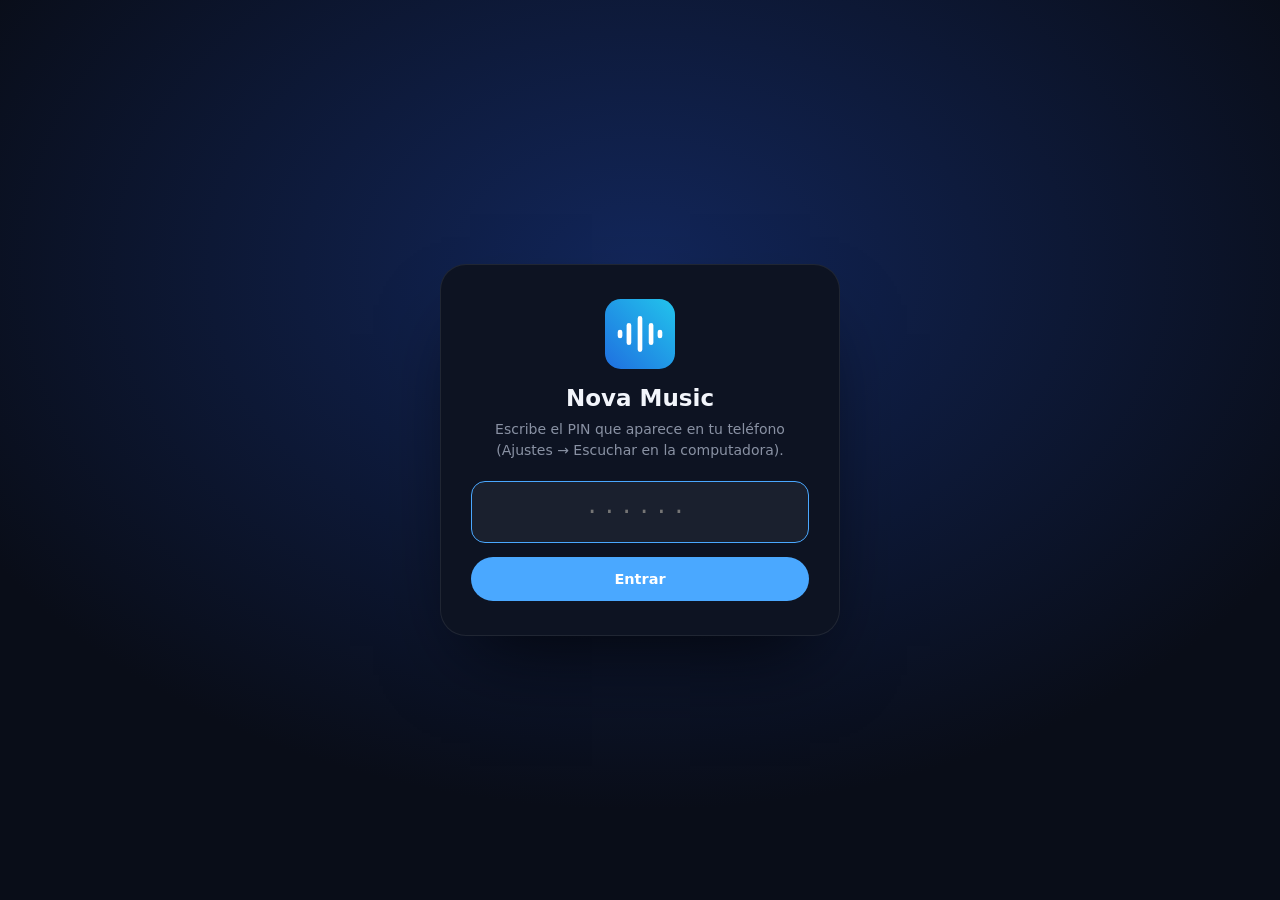
<file: ritmo-app/desktop.html>
<!doctype html>
<html lang="es"><head><meta charset="utf-8"><meta name="viewport" content="width=device-width,initial-scale=1">
<title>Nova Music</title>
<style>
:root{--bg:#090d18;--side:#0c1120;--panel:#0d1322;--card:rgba(255,255,255,.055);--card2:rgba(255,255,255,.09);--line:rgba(255,255,255,.08);--tx:#f2f5fb;--mut:rgba(220,230,250,.6);--acc:#4aa8ff;--ease:cubic-bezier(.22,.8,.2,1)}
*{box-sizing:border-box;margin:0;padding:0}button{font:inherit;color:inherit;background:none;border:0;cursor:pointer}input{font:inherit;color:inherit}
html,body{height:100%;background:var(--bg);color:var(--tx);font-family:Inter,-apple-system,system-ui,Segoe UI,Roboto,sans-serif;-webkit-font-smoothing:antialiased;overflow:hidden}
svg.i{width:1em;height:1em;stroke:currentColor;fill:none;stroke-width:1.9;stroke-linecap:round;stroke-linejoin:round;vertical-align:-.15em;flex:none}svg.i.f{fill:currentColor;stroke:currentColor;stroke-width:1}
::-webkit-scrollbar{width:10px}::-webkit-scrollbar-thumb{background:rgba(255,255,255,.14);border-radius:8px;border:2px solid transparent;background-clip:content-box}
#app{display:grid;grid-template-columns:240px 1fr 0;grid-template-rows:1fr 92px;height:100%;transition:grid-template-columns .35s var(--ease)}
#app.pan{grid-template-columns:240px 1fr 340px}
#side{grid-row:1;background:var(--side);border-right:1px solid var(--line);padding:22px 14px;display:flex;flex-direction:column;gap:4px;overflow:auto}
.logo{display:flex;align-items:center;gap:11px;padding:0 10px 22px;font-weight:800;font-size:19px;letter-spacing:-.02em}
.logo svg{width:34px;height:34px}
.nv{display:flex;align-items:center;gap:13px;padding:11px 12px;border-radius:11px;color:var(--mut);font-weight:600;font-size:14.5px;text-align:left;width:100%;transition:background .2s,color .2s}
.nv:hover{background:var(--card);color:var(--tx)}.nv.on{background:var(--card2);color:#fff}.nv .i{font-size:19px}
.sec{font-size:11px;font-weight:700;letter-spacing:.12em;color:var(--mut);padding:18px 12px 6px;text-transform:uppercase;opacity:.75}
#main{grid-row:1;overflow:hidden;display:flex;flex-direction:column;min-width:0;position:relative}
#top{display:flex;align-items:center;gap:12px;padding:16px 28px;z-index:3;background:linear-gradient(var(--bg),rgba(9,13,24,.85));backdrop-filter:blur(14px)}
.rb{width:36px;height:36px;border-radius:50%;background:var(--card);display:grid;place-items:center;font-size:18px}.rb:hover{background:var(--card2)}.rb:disabled{opacity:.35;cursor:default}
.sb{flex:1;max-width:460px;display:flex;align-items:center;gap:10px;background:var(--card);border:1px solid transparent;border-radius:99px;padding:0 16px;height:40px;transition:border .2s,background .2s}.sb:focus-within{border-color:var(--acc);background:var(--card2)}
.sb input{flex:1;background:none;border:0;outline:0;font-size:14.5px}.sb input::placeholder{color:var(--mut)}
#view{flex:1;overflow-y:auto;padding:6px 28px 40px}
h1{font-size:34px;font-weight:800;letter-spacing:-.03em;margin:10px 0 18px}h2.s{font-size:20px;font-weight:700;letter-spacing:-.02em;margin:32px 0 14px;display:flex;justify-content:space-between;align-items:baseline}h2.s a{font-size:13px;color:var(--acc);cursor:pointer;font-weight:600}
.grid{display:grid;grid-template-columns:repeat(auto-fill,minmax(168px,1fr));gap:22px 18px}
.cd{cursor:pointer;border-radius:14px;padding:10px;margin:-10px;transition:background .2s;position:relative;min-width:0}.cd:hover{background:var(--card)}
.cd .cv{width:100%;aspect-ratio:1;border-radius:11px;box-shadow:0 14px 26px -14px rgba(0,0,0,.7)}.cd.ar .cv{border-radius:50%}
.cd b{display:block;font-size:14.5px;margin-top:11px;white-space:nowrap;overflow:hidden;text-overflow:ellipsis}.cd.ar b{text-align:center}.cd span{display:block;font-size:12.5px;color:var(--mut);margin-top:2px;white-space:nowrap;overflow:hidden;text-overflow:ellipsis}.cd.ar span{text-align:center}
.cd .pl{position:absolute;right:20px;bottom:70px;width:44px;height:44px;border-radius:50%;background:var(--acc);color:#fff;display:grid;place-items:center;font-size:18px;opacity:0;transform:translateY(8px);transition:.25s var(--ease);box-shadow:0 8px 20px rgba(0,0,0,.45)}.cd:hover .pl{opacity:1;transform:none}.cd.ar .pl{display:none}
.cv{background:#1a2440;display:grid;place-items:center;color:rgba(255,255,255,.5);font-size:34px;background-size:cover!important;background-position:center!important;overflow:hidden}
.gc{border-radius:16px;padding:16px;color:#fff;position:relative;overflow:hidden;min-height:112px;display:flex;flex-direction:column;justify-content:flex-end;cursor:pointer;transition:transform .25s var(--ease)}.gc:hover{transform:translateY(-3px) scale(1.01)}
.gc .gi{position:absolute;right:-6px;top:-6px;font-size:92px;opacity:.2;transform:rotate(14deg);stroke-width:1.5}.gc b{font-size:17px;position:relative}.gc span{font-size:12.5px;opacity:.85;position:relative}
.hero{display:flex;gap:26px;align-items:flex-end;padding:18px 0 8px}.hero .cv{width:210px;height:210px;border-radius:14px;flex:none;box-shadow:0 26px 50px -20px rgba(0,0,0,.8);font-size:70px}.hero.ar .cv{border-radius:50%}.hero small{font-size:12px;font-weight:700;letter-spacing:.14em;text-transform:uppercase;color:var(--mut)}.hero h1{font-size:46px;margin:6px 0 8px;line-height:1.05}.hero p{color:var(--mut);font-size:14px}
.acts{display:flex;gap:12px;align-items:center;margin:22px 0 10px}.btn{display:inline-flex;align-items:center;gap:9px;height:44px;padding:0 24px;border-radius:99px;font-weight:700;font-size:14.5px;background:var(--acc);color:#fff;transition:transform .15s,filter .2s}.btn:hover{filter:brightness(1.1)}.btn:active{transform:scale(.97)}.btn.g{background:var(--card2)}
table{width:100%;border-collapse:collapse;font-size:14px}th{text-align:left;font-size:11.5px;letter-spacing:.1em;text-transform:uppercase;color:var(--mut);font-weight:700;padding:8px 12px;border-bottom:1px solid var(--line);cursor:pointer;user-select:none;position:sticky;top:0;background:var(--bg)}th.n,td.n{width:50px;text-align:center}th.d,td.d{text-align:right;width:80px}
td{padding:7px 12px;border-radius:0;color:var(--mut);max-width:260px;white-space:nowrap;overflow:hidden;text-overflow:ellipsis}tr.r{cursor:default;transition:background .15s}tr.r:hover{background:var(--card)}tr.r td:first-child{border-radius:9px 0 0 9px}tr.r td:last-child{border-radius:0 9px 9px 0}
td.t{display:flex;align-items:center;gap:12px;color:var(--tx);font-weight:600}td.t .cv{width:42px;height:42px;border-radius:7px;font-size:18px;flex:none}td.t b{display:block;overflow:hidden;text-overflow:ellipsis}td.t span{display:block;color:var(--mut);font-weight:500;font-size:12.5px}
tr.r.on td.t b,tr.r.on td.n{color:var(--acc)}tr.r .pn{display:none;font-size:15px;color:#fff}tr.r:hover .pn{display:inline}tr.r:hover .nn{display:none}
.eqb{display:none;gap:2px;align-items:flex-end;height:14px;justify-content:center}tr.r.on.pp .eqb{display:flex}tr.r.on.pp .nn,tr.r.on.pp:hover .pn{display:none}tr.r.on.pp:hover .eqb{display:flex}.eqb i{width:3px;background:var(--acc);border-radius:2px;animation:eq 1s ease-in-out infinite}.eqb i:nth-child(2){animation-delay:.25s}.eqb i:nth-child(3){animation-delay:.5s}@keyframes eq{0%,100%{height:3px}50%{height:14px}}
.hb{opacity:.0;font-size:16px;color:var(--mut)}tr.r:hover .hb,.hb.on{opacity:1}.hb.on{color:#ff5a7e}
.chips{display:flex;gap:10px;flex-wrap:wrap;margin-bottom:8px}.chip{padding:8px 16px;border-radius:99px;background:var(--card);font-weight:600;font-size:13.5px;cursor:pointer}.chip:hover{background:var(--card2)}
.row2{display:flex;gap:18px;overflow-x:auto;padding:4px 2px 16px}.row2 .cd{flex:none;width:168px}.row2 .gc{flex:none;width:200px}
.empty{color:var(--mut);padding:50px 0;text-align:center;font-size:15px}
/* panel */
#panel{grid-row:1;background:var(--panel);border-left:1px solid var(--line);display:flex;flex-direction:column;overflow:hidden;min-width:0}
.tabs{display:flex;gap:6px;padding:14px 16px 8px}.tabs button{padding:8px 16px;border-radius:99px;font-weight:700;font-size:13.5px;color:var(--mut)}.tabs button.on{background:var(--card2);color:#fff}
#pbody{flex:1;overflow-y:auto;padding:6px 16px 20px}
.qi{display:flex;align-items:center;gap:11px;padding:7px 8px;border-radius:10px;cursor:pointer}.qi:hover{background:var(--card)}.qi .cv{width:40px;height:40px;border-radius:7px;font-size:16px;flex:none}.qi b{font-size:13.5px;display:block;overflow:hidden;text-overflow:ellipsis;white-space:nowrap}.qi span{font-size:12px;color:var(--mut)}.qi div{min-width:0}.qi.on b{color:var(--acc)}
#lyr{padding:18vh 0}#lyr .ll{font-size:24px;line-height:1.28;font-weight:800;color:rgba(255,255,255,.3);padding:8px 2px;cursor:pointer;transition:color .45s var(--ease),transform .6s var(--ease),filter .6s var(--ease);transition-delay:calc(var(--d,0)*28ms);transform-origin:left center;filter:blur(var(--b,0px))}#lyr .ll.past{color:rgba(255,255,255,.5)}#lyr .ll.on{color:#fff;transform:scale(1.04);filter:none;transition-delay:0s;animation:lpop .7s var(--ease)}#lyr.plain .ll{font-size:17px;font-weight:600;color:rgba(255,255,255,.85);filter:none;cursor:default;transition-delay:0s}
@keyframes lpop{0%{transform:translateY(14px) scale(.94);opacity:.4}60%{transform:translateY(-2px) scale(1.06)}100%{transform:scale(1.04);opacity:1}}
.lm{color:var(--mut);text-align:center;padding:60px 12px;font-size:14.5px;line-height:1.6}.lm button{margin-top:14px;padding:10px 18px;border-radius:99px;background:var(--card2);font-weight:700}
/* barra del reproductor */
#bar{grid-column:1/-1;grid-row:2;background:rgba(10,15,28,.92);backdrop-filter:blur(20px);border-top:1px solid var(--line);display:grid;grid-template-columns:minmax(220px,1fr) minmax(380px,2fr) minmax(220px,1fr);align-items:center;gap:18px;padding:0 22px;z-index:5}
.np{display:flex;align-items:center;gap:14px;min-width:0}.np .cv{width:60px;height:60px;border-radius:9px;flex:none;font-size:24px}.np b{display:block;font-size:14.5px;white-space:nowrap;overflow:hidden;text-overflow:ellipsis}.np span{font-size:12.5px;color:var(--mut)}.np div{min-width:0}
.ct{display:flex;flex-direction:column;align-items:center;gap:7px}.cb{display:flex;align-items:center;gap:18px}.cb button{font-size:19px;color:var(--mut);position:relative;width:34px;height:34px;display:grid;place-items:center;border-radius:50%;transition:color .2s,transform .15s}.cb button:hover{color:#fff}.cb button:active{transform:scale(.9)}.cb button.on{color:var(--acc)}.cb button.on::after{content:"";position:absolute;bottom:-1px;width:4px;height:4px;border-radius:50%;background:var(--acc)}
.cb .pp{width:46px;height:46px;background:#fff;color:#0a0f1c;font-size:20px}.cb .pp:hover{color:#0a0f1c;transform:scale(1.07)}
.sk{display:flex;align-items:center;gap:11px;width:100%;max-width:640px;font-size:12px;color:var(--mut);font-variant-numeric:tabular-nums}
input[type=range]{-webkit-appearance:none;appearance:none;height:5px;border-radius:5px;background:linear-gradient(90deg,#fff var(--p,0%),rgba(255,255,255,.2) var(--p,0%));outline:0;cursor:pointer;flex:1}input[type=range]::-webkit-slider-thumb{-webkit-appearance:none;width:13px;height:13px;border-radius:50%;background:#fff;opacity:0;transition:opacity .15s}input[type=range]:hover::-webkit-slider-thumb,input[type=range]:active::-webkit-slider-thumb{opacity:1}input[type=range]:hover{background:linear-gradient(90deg,var(--acc) var(--p,0%),rgba(255,255,255,.2) var(--p,0%))}
.rt{display:flex;align-items:center;justify-content:flex-end;gap:6px}.rt button{font-size:18px;color:var(--mut);width:36px;height:36px;display:grid;place-items:center;border-radius:50%}.rt button:hover{color:#fff}.rt button.on{color:var(--acc)}.rt input[type=range]{flex:none;width:100px}
.rt select{background:var(--card);color:var(--tx);border:0;border-radius:8px;padding:6px 8px;font-size:12.5px;outline:0;cursor:pointer}.rt select option{background:#12192e}
#login{position:fixed;inset:0;z-index:50;background:radial-gradient(60% 60% at 50% 30%,#12265a,var(--bg));display:none;place-items:center}#login.on{display:grid}
.lc{width:min(92vw,400px);background:var(--panel);border:1px solid var(--line);border-radius:26px;padding:34px 30px;text-align:center;box-shadow:0 40px 80px -30px rgba(0,0,0,.8)}.lc svg.lg{width:70px;height:70px;margin-bottom:12px}.lc h3{font-size:23px;margin-bottom:8px}.lc p{color:var(--mut);font-size:14px;line-height:1.5}
.lc input{width:100%;margin-top:20px;padding:15px;border-radius:14px;border:1px solid var(--line);background:var(--card);font-size:26px;text-align:center;letter-spacing:.35em;outline:0}.lc input:focus{border-color:var(--acc)}.lc .btn{width:100%;justify-content:center;margin-top:14px}
#net{position:fixed;top:0;left:50%;transform:translate(-50%,-120%);background:#3a1f2a;border:1px solid rgba(255,120,140,.4);color:#ffd6dd;padding:10px 20px;border-radius:99px;font-size:13.5px;font-weight:600;z-index:70;transition:transform .35s var(--ease)}#net.on{transform:translate(-50%,14px)}
#toast{position:fixed;left:50%;bottom:110px;transform:translate(-50%,20px);background:#1a2440;border:1px solid var(--line);padding:11px 20px;border-radius:99px;font-size:14px;opacity:0;transition:.3s var(--ease);z-index:60;pointer-events:none}#toast.on{opacity:1;transform:translate(-50%,0)}
@media (max-width:1100px){#app,#app.pan{grid-template-columns:72px 1fr 0}#app.pan{grid-template-columns:72px 1fr 300px}.nv span,.logo span,.sec{display:none}.nv{justify-content:center}.logo{justify-content:center;padding:0 0 18px}.rt select{display:none}}
@media (max-width:760px){#bar{grid-template-columns:1fr auto;}.rt{display:none}.hero{flex-direction:column;align-items:flex-start}#app.pan{grid-template-columns:0 1fr 0}}
</style></head><body>
<svg width="0" height="0" style="position:absolute"><defs>
<symbol id="i-home" viewBox="0 0 24 24"><path d="M3 11l9-8 9 8v9a1 1 0 0 1-1 1h-5v-6H9v6H4a1 1 0 0 1-1-1z"/></symbol>
<symbol id="i-search" viewBox="0 0 24 24"><circle cx="11" cy="11" r="7"/><path d="M20 20l-4-4"/></symbol>
<symbol id="i-note" viewBox="0 0 24 24"><path d="M9 18V5l11-2v13"/><circle cx="6" cy="18" r="3"/><circle cx="17" cy="16" r="3"/></symbol>
<symbol id="i-disc" viewBox="0 0 24 24"><circle cx="12" cy="12" r="9"/><circle cx="12" cy="12" r="3"/></symbol>
<symbol id="i-user" viewBox="0 0 24 24"><circle cx="12" cy="8" r="4"/><path d="M4 21a8 8 0 0 1 16 0"/></symbol>
<symbol id="i-tag" viewBox="0 0 24 24"><path d="M3 12V4h8l10 10-8 8z"/><circle cx="7.5" cy="8.5" r="1"/></symbol>
<symbol id="i-heart" viewBox="0 0 24 24"><path d="M12 21s-8-5.2-8-11a4.5 4.5 0 0 1 8-2.8A4.5 4.5 0 0 1 20 10c0 5.8-8 11-8 11z"/></symbol>
<symbol id="i-clock" viewBox="0 0 24 24"><circle cx="12" cy="12" r="9"/><path d="M12 7v5l3 2"/></symbol>
<symbol id="i-play" viewBox="0 0 24 24"><path d="M7 4l13 8-13 8z"/></symbol>
<symbol id="i-pause" viewBox="0 0 24 24"><path d="M7 4h4v16H7zM13 4h4v16h-4z"/></symbol>
<symbol id="i-prev" viewBox="0 0 24 24"><path d="M18 4v16L8 12zM6 4v16"/></symbol>
<symbol id="i-next" viewBox="0 0 24 24"><path d="M6 4v16l10-8zM18 4v16"/></symbol>
<symbol id="i-shuf" viewBox="0 0 24 24"><path d="M16 3h5v5M4 20L21 3M21 16v5h-5M15 15l6 6M4 4l5 5"/></symbol>
<symbol id="i-rep" viewBox="0 0 24 24"><path d="M17 2l4 4-4 4M3 11V9a3 3 0 0 1 3-3h15M7 22l-4-4 4-4M21 13v2a3 3 0 0 1-3 3H3"/></symbol>
<symbol id="i-rep1" viewBox="0 0 24 24"><path d="M17 2l4 4-4 4M3 11V9a3 3 0 0 1 3-3h15M7 22l-4-4 4-4M21 13v2a3 3 0 0 1-3 3H3M11 10h1v4"/></symbol>
<symbol id="i-queue" viewBox="0 0 24 24"><path d="M4 6h12M4 12h12M4 18h7M17 15l4 3-4 3z"/></symbol>
<symbol id="i-lyr" viewBox="0 0 24 24"><path d="M5 5h14a1 1 0 011 1v9a1 1 0 01-1 1h-7l-4 4v-4H5a1 1 0 01-1-1V6a1 1 0 011-1zM8 9h8M8 12h5"/></symbol>
<symbol id="i-vol" viewBox="0 0 24 24"><path d="M11 5L6 9H2v6h4l5 4zM15.5 8.5a5 5 0 0 1 0 7M18.5 5.5a9 9 0 0 1 0 13"/></symbol>
<symbol id="i-mute" viewBox="0 0 24 24"><path d="M11 5L6 9H2v6h4l5 4zM22 9l-6 6M16 9l6 6"/></symbol>
<symbol id="i-back" viewBox="0 0 24 24"><path d="M15 5l-7 7 7 7"/></symbol>
<symbol id="i-fwd" viewBox="0 0 24 24"><path d="M9 5l7 7-7 7"/></symbol>
<symbol id="i-bolt" viewBox="0 0 24 24"><path d="M13 2L4 14h7l-1 8 9-12h-7z"/></symbol>
<symbol id="i-mic" viewBox="0 0 24 24"><path d="M12 3a3 3 0 0 1 3 3v5a3 3 0 0 1-6 0V6a3 3 0 0 1 3-3zM5 11a7 7 0 0 0 14 0M12 18v3"/></symbol>
<symbol id="i-star" viewBox="0 0 24 24"><path d="M12 3l2.7 5.6 6.1.8-4.5 4.3 1.1 6.1-5.4-3-5.4 3 1.1-6.1L3.2 9.4l6.1-.8z"/></symbol>
<symbol id="i-wave" viewBox="0 0 24 24"><path d="M4 10v4M8 6v12M12 3v18M16 8v8M20 11v2"/></symbol>
<symbol id="i-flame" viewBox="0 0 24 24"><path d="M12 3c1 3.5 5 5.5 5 10a5 5 0 0 1-10 0c0-2 1-3.2 2-4 0 2 1 3 2 3 0-3-1-6 1-9z"/></symbol>
<symbol id="i-leaf" viewBox="0 0 24 24"><path d="M5 19c0-8 5-13 14-14 0 9-5 14-13 14zM5 19l7-7"/></symbol>
<symbol id="i-keys" viewBox="0 0 24 24"><path d="M3 5h18v14H3zM9 5v14M15 5v14M9 5v8M15 5v8"/></symbol>
<symbol id="i-moon" viewBox="0 0 24 24"><path d="M20 14.5A8 8 0 1 1 9.5 4a6.5 6.5 0 0 0 10.5 10.5z"/></symbol>
<symbol id="i-sun" viewBox="0 0 24 24"><circle cx="12" cy="12" r="4"/><path d="M12 2v3M12 19v3M2 12h3M19 12h3M5 5l2 2M17 17l2 2M19 5l-2 2M7 17l-2 2"/></symbol>
<symbol id="i-phone" viewBox="0 0 24 24"><rect x="7" y="2" width="10" height="20" rx="2"/><path d="M11 18h2"/></symbol>
<symbol id="lgo" viewBox="0 0 512 512"><defs><linearGradient id="lg1" x1="0" y1="1" x2="1" y2="0"><stop offset="0" stop-color="#1f6fe0"/><stop offset="1" stop-color="#22c4ec"/></linearGradient></defs><rect width="512" height="512" rx="116" fill="url(#lg1)"/><g fill="none" stroke="#fff" stroke-width="34" stroke-linecap="round"><path d="M110 270v-28M175 320V192M256 370V142M337 320V192M402 270v-28"/></g></symbol>
</defs></svg>
<div id="login"><div class="lc"><svg class="lg"><use href="#lgo"/></svg><h3>Nova Music</h3><p id="lmsg">Escribe el PIN que aparece en tu teléfono<br>(Ajustes → Escuchar en la computadora).</p><input id="pin" inputmode="numeric" maxlength="6" autocomplete="off" placeholder="······"><button class="btn" id="pinGo">Entrar</button></div></div>
<div id="app">
 <aside id="side"><div class="logo"><svg><use href="#lgo"/></svg><span>Nova Music</span></div>
  <button class="nv on" data-go="home"><svg class="i"><use href="#i-home"/></svg><span>Inicio</span></button>
  <button class="nv" data-go="search"><svg class="i"><use href="#i-search"/></svg><span>Buscar</span></button>
  <div class="sec">Tu biblioteca</div>
  <button class="nv" data-go="songs"><svg class="i"><use href="#i-note"/></svg><span>Canciones</span></button>
  <button class="nv" data-go="albums"><svg class="i"><use href="#i-disc"/></svg><span>Álbumes</span></button>
  <button class="nv" data-go="artists"><svg class="i"><use href="#i-user"/></svg><span>Artistas</span></button>
  <button class="nv" data-go="genres"><svg class="i"><use href="#i-tag"/></svg><span>Géneros</span></button>
  <button class="nv" data-go="fav"><svg class="i"><use href="#i-heart"/></svg><span>Favoritas</span></button>
  <button class="nv" data-go="rec"><svg class="i"><use href="#i-clock"/></svg><span>Recientes</span></button>
 </aside>
 <main id="main"><div id="top"><button class="rb" id="bk" title="Atrás"><svg class="i"><use href="#i-back"/></svg></button><button class="rb" id="fw" title="Adelante"><svg class="i"><use href="#i-fwd"/></svg></button><label class="sb"><svg class="i"><use href="#i-search"/></svg><input id="q" placeholder="Buscar canciones, artistas, álbumes o géneros   ( / )" autocomplete="off"></label></div><div id="view"></div></main>
 <aside id="panel"><div class="tabs"><button data-pt="queue" class="on">Cola</button><button data-pt="lyrics">Letra</button></div><div id="pbody"></div></aside>
 <footer id="bar">
  <div class="np"><div class="cv" id="nCv"></div><div><b id="nT">Nada sonando</b><span id="nA">Elige una canción</span></div><button class="hb" id="nH" style="font-size:18px;margin-left:6px"><svg class="i"><use href="#i-heart"/></svg></button></div>
  <div class="ct"><div class="cb"><button id="bSh" title="Aleatorio"><svg class="i"><use href="#i-shuf"/></svg></button><button id="bPv" title="Anterior"><svg class="i f"><use href="#i-prev"/></svg></button><button class="pp" id="bPP" title="Reproducir / pausa"><svg class="i f"><use href="#i-play"/></svg></button><button id="bNx" title="Siguiente"><svg class="i f"><use href="#i-next"/></svg></button><button id="bRe" title="Repetir"><svg class="i"><use href="#i-rep"/></svg></button></div>
   <div class="sk"><span id="tE">0:00</span><input type="range" id="seek" min="0" max="1000" value="0"><span id="tD">0:00</span></div></div>
  <div class="rt"><select id="spd" title="Velocidad"><option value=".75">0.75x</option><option value="1" selected>1x</option><option value="1.25">1.25x</option><option value="1.5">1.5x</option><option value="2">2x</option></select><button id="bRm" title="Controlar el teléfono"><svg class="i"><use href="#i-phone"/></svg></button><button id="bLy" title="Letra"><svg class="i"><use href="#i-lyr"/></svg></button><button id="bQu" title="Cola"><svg class="i"><use href="#i-queue"/></svg></button><button id="bMu" title="Silenciar"><svg class="i"><use href="#i-vol"/></svg></button><input type="range" id="vol" min="0" max="100" value="80"></div>
 </footer>
</div><div id="rmBan" style="display:none;position:fixed;left:50%;top:58px;transform:translateX(-50%);background:var(--acc);color:#fff;padding:6px 16px;border-radius:99px;font-size:13px;font-weight:700;z-index:40">Controlando el teléfono</div><div id="net">Sin conexión con el teléfono… reconectando</div><div id="toast"></div>
<script>
(function(){
var $=function(i){return document.getElementById(i)},AUD=new Audio(),TOK='',LIB=[],BY={},ART={},DB={fav:{},vol:80,spd:1,rec:[],lyrOn:false,sh:false,rp:0},HOLD={};
try{TOK=sessionStorage.getItem('rtok')||'';Object.assign(DB,JSON.parse(localStorage.getItem('nvd')||'{}'))}catch(e){}
function save(){try{localStorage.setItem('nvd',JSON.stringify(DB))}catch(e){}}
function esc(s){return String(s==null?'':s).replace(/[&<>"]/g,function(c){return{'&':'&amp;','<':'&lt;','>':'&gt;','"':'&quot;'}[c]})}
function ic(n,c){return '<svg class="i'+(c?' '+c:'')+'"><use href="#i-'+n+'"/></svg>'}
function ru(p){return p+(p.indexOf('?')<0?'?':'&')+'k='+encodeURIComponent(TOK)}
function fmt(ms){ms=Math.max(0,Math.round(ms/1000));return Math.floor(ms/60)+':'+('0'+ms%60).slice(-2)}
function mins(ms){var m=Math.round(ms/60000);return m>=60?Math.floor(m/60)+' h '+(m%60)+' min':m+' min'}
function plural(n,a,b){return n+' '+(n===1?a:b)}
function hue(s){var h=0;s=String(s);for(var i=0;i<s.length;i++)h=(h*31+s.charCodeAt(i))%360;return h}
function grad(s){var h=hue(s);return 'linear-gradient(135deg,hsl('+h+',58%,46%),hsl('+((h+45)%360)+',62%,30%))'}
function toast(m){var t=$('toast');t.textContent=m;t.classList.add('on');clearTimeout(toast.t);toast.t=setTimeout(function(){t.classList.remove('on')},2200)}
/* ---------- acceso ---------- */
function login(msg){$('login').classList.add('on');if(msg)$('lmsg').textContent=msg;setTimeout(function(){$('pin').focus()},50)}
function tryPin(){var v=$('pin').value.trim();if(v.length<6)return;fetch('/api/auth?pin='+encodeURIComponent(v)).then(function(r){return r.json().then(function(j){return{ok:r.ok,j:j}})}).then(function(x){if(x.ok&&x.j.k){TOK=x.j.k;try{sessionStorage.setItem('rtok',TOK)}catch(e){}$('login').classList.remove('on');loadLib()}else{$('pin').value='';login(x.j.error||'PIN incorrecto')}}).catch(function(){login('No se pudo conectar con el teléfono.')})}
$('pinGo').onclick=tryPin;$('pin').onkeydown=function(e){if(e.key==='Enter')tryPin()};
function loadLib(){fetch(ru('/api/lib')).then(function(r){if(r.status===401){TOK='';try{sessionStorage.removeItem('rtok')}catch(e){}login('La sesión caducó. Escribe el PIN otra vez.');throw 0}return r.json()}).then(function(a){LIB=a;BY={};a.forEach(function(t){BY[t.i]=t});$('login').classList.remove('on');go('home',null,true)}).catch(function(e){if(e!==0){$('view').innerHTML='<div class="empty">No se pudo conectar con el teléfono.<br>Revisa que siga activado «Escuchar en la computadora».<br><br><button class="btn" id="retry">Reintentar</button></div>';var r=$('retry');if(r)r.onclick=loadLib}})}
/* ---------- géneros ---------- */
var G_ID3=['Blues','Classic Rock','Country','Dance','Disco','Funk','Grunge','Hip-Hop','Jazz','Metal','New Age','Oldies','Other','Pop','R&B','Rap','Reggae','Rock','Techno','Industrial','Alternative','Ska','Death Metal','Pranks','Soundtrack','Euro-Techno','Ambient','Trip-Hop','Vocal','Jazz+Funk','Fusion','Trance','Classical','Instrumental','Acid','House','Game','Sound Clip','Gospel','Noise','Alternative Rock','Bass','Soul','Punk','Space','Meditative','Instrumental Pop','Instrumental Rock','Ethnic','Gothic','Darkwave','Techno-Industrial','Electronic','Pop-Folk','Eurodance','Dream','Southern Rock','Comedy','Cult','Gangsta','Top 40','Christian Rap','Pop/Funk','Jungle','Native American','Cabaret','New Wave','Psychedelic','Rave','Showtunes','Trailer','Lo-Fi','Tribal','Acid Punk','Acid Jazz','Polka','Retro','Musical','Rock & Roll','Hard Rock'];
function gnorm(raw){if(raw==null)return 'Sin género';var s=String(raw).replace(/_/g,' ').trim(),m=s.match(/^\(?(\d{1,3})\)?$/);if(m){s=G_ID3[+m[1]]||''}else{m=s.match(/^\((\d{1,3})\)\s*(.*)$/);if(m)s=m[2]||G_ID3[+m[1]]||''}
 s=s.split(/[;,\/]/)[0].replace(/\s+/g,' ').trim();if(!s||/^(unknown|desconocido|other|otro|none|<unknown>)$/i.test(s))return 'Sin género';
 var k=s.toLowerCase().normalize('NFD').replace(/[̀-ͯ]/g,'').replace(/[^a-z0-9& ]/g,'');
 var syn={'hiphop':'Hip hop','hip hop':'Hip hop','rap':'Hip hop','rnb':'R&B','r&b':'R&B','reggaeton':'Reggaeton','reguetn':'Reggaeton','electronica':'Electrónica','electronic':'Electrónica','edm':'Electrónica','dance':'Electrónica','clasica':'Clásica','classical':'Clásica','latino':'Latina','latin':'Latina','alternativa':'Alternativa','alternative':'Alternativa','indie':'Indie','rock and roll':'Rock','soundtrack':'Bandas sonoras','pop':'Pop','rock':'Rock','jazz':'Jazz','blues':'Blues','metal':'Metal','country':'Country','folk':'Folk','reggae':'Reggae','salsa':'Salsa','cumbia':'Cumbia','bachata':'Bachata','trap':'Trap'};
 if(syn[k])return syn[k];return s.charAt(0).toUpperCase()+s.slice(1)}
var GS=[[/metal|hard/,'#9aa0ae','#20242c','bolt'],[/rock|punk|grunge|alter/,'#ff5a4d','#6e1a2a','bolt'],[/indie/,'#60a5fa','#1e3a8a','star'],[/hip|rap|trap/,'#a78bfa','#33257a','mic'],[/r&b|soul|funk|disco/,'#f59e0b','#70330e','heart'],[/electr|techno|house|trance|edm|dance|rave|dubstep/,'#22d3ee','#0b3f78','wave'],[/reggaeton|latin|salsa|cumbia|bachata|merengue|urban|regional|norte|corrido|mariachi|banda/,'#ff9a3d','#942410','flame'],[/reggae|ska/,'#34d399','#0e5a43','sun'],[/jazz|blues|swing/,'#fbbf24','#6a380d','keys'],[/clasic|orquest|opera|banda sonora|instrumental|piano/,'#d9c9a3','#54452a','keys'],[/folk|country|acust|folclor|andina|tradicional/,'#8fcf5a','#2c5a1c','leaf'],[/chill|ambient|lo.?fi|relax|new age|meditat|dream/,'#7dd3fc','#2e2a7a','moon'],[/gospel|crist|worship|alabanza|religios/,'#fde68a','#6e5210','sun'],[/pop/,'#ff4f9a','#661e6b','star']];
function gstyle(n){var k=n.toLowerCase().normalize('NFD').replace(/[̀-ͯ]/g,'');for(var i=0;i<GS.length;i++)if(GS[i][0].test(k))return{a:GS[i][1],b:GS[i][2],i:GS[i][3]};if(n==='Sin género')return{a:'#6b7280',b:'#1f2937',i:'note'};var h=hue(n);return{a:'hsl('+h+',60%,50%)',b:'hsl('+((h+50)%360)+',60%,26%)',i:'note'}}
/* ---------- datos ---------- */
function albums(){var m={};LIB.forEach(function(t){var k=t.ai+'|'+t.al;(m[k]=m[k]||{key:k,name:t.al,artist:t.a,tr:[]}).tr.push(t)});return Object.keys(m).map(function(k){return m[k]}).sort(function(a,b){return a.name.localeCompare(b.name)})}
function artists(){var m={};LIB.forEach(function(t){(m[t.a]=m[t.a]||{key:t.a,name:t.a,tr:[]}).tr.push(t)});return Object.keys(m).map(function(k){return m[k]}).sort(function(a,b){return b.tr.length-a.tr.length||a.name.localeCompare(b.name)})}
function genres(){var m={};LIB.forEach(function(t){var n=gnorm(t.g);(m[n]=m[n]||{key:n,name:n,tr:[]}).tr.push(t)});return Object.keys(m).map(function(k){return m[k]}).sort(function(a,b){if(a.name==='Sin género')return 1;if(b.name==='Sin género')return -1;return b.tr.length-a.tr.length||a.name.localeCompare(b.name)})}
function total(a){return a.reduce(function(s,t){return s+t.d},0)}
function favs(){return LIB.filter(function(t){return DB.fav[t.i]})}
function recents(){return DB.rec.map(function(i){return BY[i]}).filter(Boolean)}
/* ---------- portadas ---------- */
var io=null;
function loadArt(id){if(ART[id]!==undefined)return;ART[id]=null;var im=new Image();im.onload=function(){ART[id]=ru('/art/'+id);[].forEach.call(document.querySelectorAll('[data-art="'+id+'"]'),function(e){paintCv(e,id)});if(Q.id==id)nowPaint()};im.src=ru('/art/'+id)}
function paintCv(e,id){if(ART[id]){e.style.background='url('+ART[id]+')';e.innerHTML=''}}
function cv(id,seed){var u=ART[id];return '<div class="cv" data-art="'+id+'" style="background:'+(u?'url('+u+')':grad(seed))+'">'+(u?'':ic('note'))+'</div>'}
function observe(root){if(!io)io=new IntersectionObserver(function(es){es.forEach(function(e){if(e.isIntersecting){var id=e.target.dataset.art;io.unobserve(e.target);if(ART[id]===undefined)loadArt(id);else paintCv(e.target,id)}})},{root:$('view'),rootMargin:'250px'});[].forEach.call(root.querySelectorAll('[data-art]'),function(e){io.observe(e)})}
/* ---------- vistas ---------- */
var hist=[],hp=-1,CUR={v:'home',a:null},VCTX=[],SORT={k:'t',d:1};
function go(v,a,fresh){if(!fresh&&hp>=0&&hist[hp].v===v&&hist[hp].a===a)return;hist=hist.slice(0,hp+1);hist.push({v:v,a:a});hp=hist.length-1;draw()}
function draw(){var h=hist[hp];CUR=h;$('bk').disabled=hp<=0;$('fw').disabled=hp>=hist.length-1;var nvk=({home:'home',search:'search',songs:'songs',albums:'albums',album:'albums',artists:'artists',artist:'artists',genres:'genres',genre:'genres',fav:'fav',rec:'rec'})[h.v];[].forEach.call(document.querySelectorAll('.nv'),function(b){b.classList.toggle('on',b.dataset.go===nvk)});
 var out=view(h.v,h.a);$('view').innerHTML=out;$('view').scrollTop=0;observe($('view'));markNow()}
function trk(t,k){var on=Q.id==t.i;return '<tr class="r'+(on?' on'+(!isPaused()?' pp':''):'')+'" data-i="'+t.i+'" data-k="'+k+'"><td class="n"><span class="nn">'+(k+1)+'</span><span class="pn">'+ic('play','f')+'</span><span class="eqb"><i></i><i></i><i></i></span></td><td class="t">'+cv(t.i,t.a+t.al)+'<div style="min-width:0"><b>'+esc(t.t)+'</b><span>'+esc(t.a)+'</span></div></td><td>'+esc(t.al)+'</td><td>'+esc(gnorm(t.g))+'</td><td class="d"><button class="hb" data-addq="'+t.i+'" title="Agregar a la cola del teléfono" style="margin-right:8px">'+ic('queue')+'</button><button class="hb'+(DB.fav[t.i]?' on':'')+'" data-fav="'+t.i+'" style="margin-right:10px">'+ic('heart')+'</button>'+fmt(t.d)+'</td></tr>'}
function table(items,sortable){VCTX=items.map(function(t){return t.i});if(!items.length)return '<div class="empty">Aquí todavía no hay canciones.</div>';return '<table><thead><tr><th class="n">#</th><th data-sort="t">Título</th><th data-sort="al">Álbum</th><th data-sort="g">Género</th><th class="d" data-sort="d">Duración</th></tr></thead><tbody>'+items.map(trk).join('')+'</tbody></table>'}
function srt(a){var k=SORT.k,d=SORT.d,c=a.slice();c.sort(function(x,y){var r=k==='d'?x.d-y.d:k==='g'?gnorm(x.g).localeCompare(gnorm(y.g)):k==='al'?x.al.localeCompare(y.al):x.t.localeCompare(y.t);return r*d});return c}
function acts(items){return '<div class="acts"><button class="btn" data-playall="0">'+ic('play','f')+' Reproducir</button><button class="btn g" data-playall="1">'+ic('shuf')+' Aleatorio</button></div>'}
function albumCard(x){var id='A'+x.key;HOLD[id]=x;return '<div class="cd" data-al="'+esc(id)+'">'+cv(x.tr[0].i,x.name)+'<button class="pl" data-pa="'+esc(id)+'">'+ic('play','f')+'</button><b>'+esc(x.name)+'</b><span>'+esc(x.artist)+'</span></div>'}
function artistCard(x){var id='R'+x.key;HOLD[id]=x;return '<div class="cd ar" data-ar="'+esc(id)+'">'+cv(x.tr[0].i,x.name)+'<b>'+esc(x.name)+'</b><span>'+plural(x.tr.length,'canción','canciones')+'</span></div>'}
function genreCard(x){var id='G'+x.key,st=gstyle(x.name);HOLD[id]=x;return '<div class="gc" data-ge="'+esc(id)+'" style="background:linear-gradient(135deg,'+st.a+','+st.b+')">'+ic(st.i,'gi')+'<b>'+esc(x.name)+'</b><span>'+plural(x.tr.length,'canción','canciones')+'</span></div>'}
function songCard(t,k){return '<div class="cd" data-sc="'+t.i+'">'+cv(t.i,t.a+t.al)+'<button class="pl" data-sp="'+t.i+'">'+ic('play','f')+'</button><b>'+esc(t.t)+'</b><span>'+esc(t.a)+'</span></div>'}
function view(v,a){
 if(!LIB.length&&v!=='search')return '<div class="empty">No hay canciones para mostrar.</div>';
 if(v==='home'){var hr=new Date().getHours(),g=hr<6?'Buenas noches':hr<12?'Buenos días':hr<19?'Buenas tardes':'Buenas noches',h='<h1>'+g+'</h1>';
  var gl=genres().filter(function(x){return x.name!=='Sin género'});if(gl.length)h+='<h2 class="s">Géneros <a data-go="genres">Ver todo</a></h2><div class="row2">'+gl.slice(0,10).map(genreCard).join('')+'</div>';
  var rc=recents().slice(0,12);if(rc.length)h+='<h2 class="s">Escuchadas recientemente <a data-go="rec">Ver todo</a></h2><div class="row2">'+rc.map(songCard).join('')+'</div>';
  var nw=LIB.slice().sort(function(x,y){return y.da-x.da}).slice(0,12);h+='<h2 class="s">Agregadas recientemente</h2><div class="row2">'+nw.map(songCard).join('')+'</div>';
  var ar=artists();if(ar.length>1)h+='<h2 class="s">Tus artistas <a data-go="artists">Ver todo</a></h2><div class="row2">'+ar.slice(0,12).map(artistCard).join('')+'</div>';
  var al=albums();h+='<h2 class="s">Álbumes <a data-go="albums">Ver todo</a></h2><div class="row2">'+al.slice(0,12).map(albumCard).join('')+'</div>';return h}
 if(v==='songs'){var it=srt(LIB);return '<h1>Canciones</h1><div style="color:var(--mut);margin:-10px 0 4px">'+plural(it.length,'canción','canciones')+' · '+mins(total(it))+'</div>'+acts(it)+table(it)}
 if(v==='albums')return '<h1>Álbumes</h1><div class="grid">'+albums().map(albumCard).join('')+'</div>';
 if(v==='artists')return '<h1>Artistas</h1><div class="grid">'+artists().map(artistCard).join('')+'</div>';
 if(v==='genres')return '<h1>Géneros</h1><div class="grid" style="grid-template-columns:repeat(auto-fill,minmax(220px,1fr))">'+genres().map(genreCard).join('')+'</div>';
 if(v==='fav'){var f=favs();return '<h1>Favoritas</h1>'+(f.length?acts(f)+table(f):'<div class="empty">Toca el corazón de una canción para guardarla aquí.</div>')}
 if(v==='rec'){var r=recents();return '<h1>Escuchadas recientemente</h1>'+(r.length?acts(r)+table(r):'<div class="empty">Todavía no escuchas nada en esta sesión.</div>')}
 if(v==='album'){var x=HOLD[a],it2=x.tr.slice().sort(function(p,q){return p.t.localeCompare(q.t)});return '<div class="hero">'+cv(x.tr[0].i,x.name)+'<div><small>Álbum</small><h1>'+esc(x.name)+'</h1><p>'+esc(x.artist)+' · '+plural(it2.length,'canción','canciones')+' · '+mins(total(it2))+'</p></div></div>'+acts(it2)+table(it2)}
 if(v==='artist'){var y=HOLD[a],it3=y.tr.slice().sort(function(p,q){return p.t.localeCompare(q.t)}),als=albums().filter(function(al2){return al2.tr.some(function(t){return t.a===y.name})});return '<div class="hero ar">'+cv(y.tr[0].i,y.name)+'<div><small>Artista</small><h1>'+esc(y.name)+'</h1><p>'+plural(it3.length,'canción','canciones')+' · '+mins(total(it3))+'</p></div></div>'+acts(it3)+(als.length>1?'<h2 class="s">Álbumes</h2><div class="row2">'+als.map(albumCard).join('')+'</div>':'')+'<h2 class="s">Canciones</h2>'+table(it3)}
 if(v==='genre'){var z=HOLD[a],st=gstyle(z.name),it4=z.tr.slice().sort(function(p,q){return p.t.localeCompare(q.t)});return '<div class="hero"><div class="cv" style="background:linear-gradient(135deg,'+st.a+','+st.b+')">'+ic(st.i)+'</div><div><small>Género</small><h1>'+esc(z.name)+'</h1><p>'+plural(it4.length,'canción','canciones')+' · '+mins(total(it4))+'</p></div></div>'+acts(it4)+table(it4)}
 if(v==='search'){var s=(a||'').toLowerCase().trim();if(!s)return '<h1>Buscar</h1><div class="empty">Escribe arriba para buscar en tu música.</div>';var n=function(x){return String(x||'').toLowerCase().normalize('NFD').replace(/[̀-ͯ]/g,'')};var ns=n(s);
  var ts=LIB.filter(function(t){return n(t.t).indexOf(ns)>=0||n(t.a).indexOf(ns)>=0||n(t.al).indexOf(ns)>=0}),al3=albums().filter(function(x){return n(x.name).indexOf(ns)>=0}),ar3=artists().filter(function(x){return n(x.name).indexOf(ns)>=0}),ge3=genres().filter(function(x){return n(x.name).indexOf(ns)>=0});
  if(!ts.length&&!al3.length&&!ar3.length&&!ge3.length)return '<h1>Buscar</h1><div class="empty">No encontré nada para «'+esc(a)+'».</div>';
  var h2='<h1>Resultados</h1>';if(ge3.length)h2+='<h2 class="s">Géneros</h2><div class="row2">'+ge3.map(genreCard).join('')+'</div>';if(ar3.length)h2+='<h2 class="s">Artistas</h2><div class="row2">'+ar3.slice(0,10).map(artistCard).join('')+'</div>';if(al3.length)h2+='<h2 class="s">Álbumes</h2><div class="row2">'+al3.slice(0,10).map(albumCard).join('')+'</div>';if(ts.length)h2+='<h2 class="s">Canciones</h2>'+table(ts.slice(0,80));return h2}
 return ''}
/* ---------- reproductor ---------- */
var Q={ids:[],order:[],p:0,id:0};
function qShuf(first){var o=Q.ids.map(function(_,k){return k}).filter(function(k){return k!==first});for(var i=o.length-1;i>0;i--){var j=Math.floor(Math.random()*(i+1));var t=o[i];o[i]=o[j];o[j]=t}return [first].concat(o)}
function playList(ids,start,shuf){if(!ids.length)return;if(RM){var lim=ids.slice(0,400);if(start>=400)start=0;rcmd('play','&ids='+lim.join(',')+'&i='+start+'&shuf='+(shuf?1:0));return}Q.ids=ids.slice();if(shuf){start=Math.floor(Math.random()*ids.length);Q.order=qShuf(start);Q.p=0;DB.sh=true}else if(DB.sh){Q.order=qShuf(start);Q.p=0}else{Q.order=Q.ids.map(function(_,k){return k});Q.p=start}save();load()}
function load(){var id=Q.ids[Q.order[Q.p]],t=BY[id];if(!t)return;Q.id=id;AUD.src=ru('/audio/'+id);AUD.playbackRate=DB.spd;var pr=AUD.play();if(pr&&pr.catch)pr.catch(function(){});DB.rec=[id].concat(DB.rec.filter(function(x){return x!==id})).slice(0,40);save();nowPaint();loadArt(id);markNow();qDraw();if(DB.lyrOn||$('app').classList.contains('pan')&&panTab==='lyrics')lyrLoad();msSync()}
function next(auto){if(RM){rcmd('next');return}if(!Q.ids.length)return;if(Q.p+1<Q.order.length)Q.p++;else if(DB.rp===1||!auto)Q.p=0;else{AUD.pause();return}load()}
function prev(){if(RM){rcmd('prev');return}if(AUD.currentTime>3){AUD.currentTime=0;return}if(Q.p>0)Q.p--;load()}
function toggle(){if(RM){rcmd('toggle');return}if(!Q.id){if(LIB.length)playList(LIB.map(function(t){return t.i}),0,true);return}if(isPaused())AUD.play();else AUD.pause()}
AUD.addEventListener('ended',function(){if(DB.rp===2){AUD.currentTime=0;AUD.play()}else next(true)});
AUD.addEventListener('play',function(){ppPaint();markNow()});AUD.addEventListener('pause',function(){ppPaint();markNow()});
var drag=false;AUD.addEventListener('timeupdate',function(){var d=AUD.duration||((BY[Q.id]||{}).d/1000)||0;if(!drag){$('seek').value=d?Math.round(AUD.currentTime/d*1000):0;sp($('seek'))}$('tE').textContent=fmt(AUD.currentTime*1000);$('tD').textContent=fmt(d*1000);lyrTick()});
function sp(e){e.style.setProperty('--p',(e.value-e.min)/(e.max-e.min)*100+'%')}
function ppPaint(){$('bPP').innerHTML=ic(isPaused()?'play':'pause','f')}
function nowPaint(){var t=BY[Q.id];if(!t)return;$('nT').textContent=t.t;$('nA').textContent=t.a;var c=$('nCv');c.dataset.art=Q.id;if(ART[Q.id]){c.style.background='url('+ART[Q.id]+')';c.innerHTML=''}else{c.style.background=grad(t.a+t.al);c.innerHTML=ic('note')}favPaint();document.title=t.t+' · '+t.a+' — Nova Music'}
function favPaint(){var b=$('nH');b.classList.toggle('on',!!DB.fav[Q.id]);b.innerHTML=ic('heart',DB.fav[Q.id]?'f':'')}
function markNow(){[].forEach.call(document.querySelectorAll('tr.r'),function(r){var on=r.dataset.i==Q.id;r.classList.toggle('on',on);r.classList.toggle('pp',on&&!isPaused())})}
/* ---------- panel lateral ---------- */
var panTab='queue';
function panel(show,tab){var app=$('app');if(tab)panTab=tab;if(show===undefined)show=!app.classList.contains('pan')||tab&&tab!==panTab;app.classList.toggle('pan',show);[].forEach.call(document.querySelectorAll('.tabs button'),function(b){b.classList.toggle('on',b.dataset.pt===panTab)});$('bQu').classList.toggle('on',show&&panTab==='queue');$('bLy').classList.toggle('on',show&&panTab==='lyrics');if(show){if(panTab==='queue')qDraw();else lyrLoad()}}
function qDraw(){if(panTab!=='queue'||!$('app').classList.contains('pan'))return;if(RM){var rs=RS||{},h2='';if(!rs.id){$('pbody').innerHTML='<div class="lm">El teléfono no está reproduciendo nada.</div>';return}var c0=BY[rs.id];h2+='<div style="font-size:12px;font-weight:700;letter-spacing:.1em;color:var(--mut);margin:8px 8px 6px">SONANDO EN EL TELÉFONO</div>'+(c0?qi(c0,-1,true):'')+'<div style="font-size:12px;font-weight:700;letter-spacing:.1em;color:var(--mut);margin:18px 8px 6px">A CONTINUACIÓN</div>';(rs.q||[]).forEach(function(id,j){var t=BY[id];if(t)h2+=qi(t,(rs.qo||0)+j,false)});$('pbody').innerHTML=h2;observe($('pbody'));return}var h='';if(!Q.id){$('pbody').innerHTML='<div class="lm">La cola está vacía.<br>Reproduce algo y aparecerá aquí.</div>';return}
 var cur=BY[Q.id];h+='<div style="font-size:12px;font-weight:700;letter-spacing:.1em;color:var(--mut);margin:8px 8px 6px">SONANDO</div>'+qi(cur,Q.p,true)+'<div style="font-size:12px;font-weight:700;letter-spacing:.1em;color:var(--mut);margin:18px 8px 6px">A CONTINUACIÓN</div>';
 var up=Q.order.slice(Q.p+1,Q.p+81);if(!up.length)h+='<div class="lm" style="padding:20px">No hay más canciones en la cola.</div>';up.forEach(function(k,j){var t=BY[Q.ids[k]];if(t)h+=qi(t,Q.p+1+j,false)});$('pbody').innerHTML=h;observe($('pbody'))}
function qi(t,pos,on){return '<div class="qi'+(on?' on':'')+'" data-jq="'+pos+'">'+cv(t.i,t.a+t.al)+'<div><b>'+esc(t.t)+'</b><span>'+esc(t.a)+'</span></div></div>'}
/* ---------- letras ---------- */
var LY={id:0,lines:[],act:-1,res:null};
function lrc(t){var out=[],re=/\[(\d+):(\d+(?:[.,]\d+)?)\]/g;String(t).split(/\r?\n/).forEach(function(l){var m,ts=[],last=0;re.lastIndex=0;while((m=re.exec(l))){ts.push(+m[1]*60000+Math.round(parseFloat(m[2].replace(',','.'))*1000));last=re.lastIndex}if(!ts.length)return;var tx=l.slice(last).replace(/<\d+:\d+(?:[.,]\d+)?>/g,'').trim();ts.forEach(function(x){out.push({t:x,s:tx})})});out.sort(function(a,b){return a.t-b.t});return out}
function lyrMsg(h){var e=$('pbody');if(panTab!=='lyrics')return;e.innerHTML='<div class="lm">'+h+'</div>'}
function lyrLoad(){if(panTab!=='lyrics'||!Q.id)return;var t=BY[Q.id],my=Q.id;LY.id=my;LY.lines=[];LY.act=-1;lyrMsg('Buscando letra…');
 fetch(ru('/api/lyrics?id='+my+'&t='+encodeURIComponent(t.t)+'&a='+encodeURIComponent(t.a)+'&al='+encodeURIComponent(t.al)+'&d='+t.d+'&o='+(DB.lyrOnline?1:0))).then(function(r){return r.json()}).then(function(r){if(LY.id===my){LY.res=r;lyrShow()}}).catch(function(){if(LY.id===my){LY.res={none:true,error:true};lyrShow()}})}
function lyrShow(){var e=$('pbody'),r=LY.res;if(panTab!=='lyrics'||!r)return;
 if(r.none){var h=r.instrumental?'Instrumental':(r.error?'No se pudo cargar la letra':'No hay letra guardada para esta canción');if(!r.instrumental&&(r.needOnline||!DB.lyrOnline))h+='<br><small>Puedes buscarla en internet (LRCLIB). Se envía el título, artista y duración de la canción.</small><br><button id="lyNet">Buscar en internet</button>';e.innerHTML='<div class="lm">'+h+'</div>';var b=$('lyNet');if(b)b.onclick=function(){DB.lyrOnline=true;save();lyrLoad()};return}
 var syn=r.synced?lrc(r.synced):[];LY.act=-1;
 if(syn.length){LY.lines=syn;e.innerHTML='<div id="lyr">'+syn.map(function(l,i){return '<div class="ll" data-t="'+l.t+'">'+(esc(l.s)||'&#9835;')+'</div>'}).join('')+'</div>'}
 else{LY.lines=[];e.innerHTML='<div id="lyr" class="plain" style="padding:10px 0">'+String(r.plain||'').split(/\n/).map(function(l){return '<div class="ll">'+(esc(l)||'&nbsp;')+'</div>'}).join('')+'</div>';e.scrollTop=0}
 lyrTick(true)}
function lyrTick(snap){if(panTab!=='lyrics'||!$('app').classList.contains('pan')||!LY.lines.length)return;var p=(RM&&RS?RS.pos:AUD.currentTime*1000)+250,a=-1,L=LY.lines;for(var i=0;i<L.length;i++){if(L[i].t<=p)a=i;else break}if(a===LY.act&&!snap)return;LY.act=a;var e=$('pbody'),ds=e.querySelectorAll('.ll');for(var j=0;j<ds.length;j++){var qd=Math.abs(j-a),x=ds[j];x.classList.toggle('on',j===a);x.classList.toggle('past',j<a);x.style.setProperty('--d',Math.min(qd,8));x.style.setProperty('--b',a<0?'0px':(qd?Math.min(qd*.9,3.6)+'px':'0px'))}
 if(a>=0&&ds[a]){var tgt=ds[a].offsetTop-e.clientHeight/2+ds[a].offsetHeight/2;try{e.scrollTo({top:tgt,behavior:snap?'auto':'smooth'})}catch(x){e.scrollTop=tgt}}}
/* ---------- control remoto del teléfono ---------- */
var RM=!!DB.rm,RS=null,rsT=null;
function isPaused(){return RM?!(RS&&RS.playing):AUD.paused}
function rcmd(c,extra,quiet){fetch(ru('/api/cmd?c='+c+(extra||'')),{cache:'no-store'}).then(function(r){if(!r.ok&&!quiet)toast('El teléfono no respondió');else if(!quiet)setTimeout(rpoll,250)}).catch(function(){if(!quiet)toast('El teléfono no respondió')})}
function rpoll(){if(!RM)return;fetch(ru('/api/state'),{cache:'no-store'}).then(function(r){return r.json()}).then(function(s){RS=s;if(s.id&&s.id!==Q.id){Q.id=s.id;loadArt(s.id);nowPaint();markNow();if(panTab==='lyrics')lyrLoad()}if(!s.id)return;var d=s.dur||0;if(!drag){$('seek').value=d?Math.round(s.pos/d*1000):0;sp($('seek'))}$('tE').textContent=fmt(s.pos);$('tD').textContent=fmt(d);ppPaint();$('bSh').classList.toggle('on',!!s.shuffle);var rb=$('bRe');rb.classList.toggle('on',s.repeat>0);rb.innerHTML=ic(s.repeat===2?'rep1':'rep');if(panTab==='queue')qDraw();lyrTick()}).catch(function(){})}
function rmPaint(){var b=$('bRm');b.classList.toggle('on',RM);b.title=RM?'Controlando el teléfono (clic para volver a escuchar aquí)':'Controlar el reproductor del teléfono';$('rmBan').style.display=RM?'block':'none'}
function setRM(on){RM=on;DB.rm=on;save();clearInterval(rsT);if(on){try{AUD.pause()}catch(e){}rsT=setInterval(rpoll,1000);rpoll();toast('Ahora controlas el reproductor del teléfono')}else{RS=null;toast('Ahora escuchas aquí en la computadora')}rmPaint();ppPaint();markNow()}
/* ---------- teclas multimedia ---------- */
var msId=0;function msSync(){if(!('mediaSession' in navigator)||msId===Q.id)return;msId=Q.id;try{var t=BY[Q.id]||{};navigator.mediaSession.metadata=new MediaMetadata({title:t.t||'',artist:t.a||'',album:t.al||'',artwork:ART[Q.id]?[{src:location.origin+ART[Q.id]}]:[]});navigator.mediaSession.setActionHandler('play',toggle);navigator.mediaSession.setActionHandler('pause',toggle);navigator.mediaSession.setActionHandler('nexttrack',function(){next()});navigator.mediaSession.setActionHandler('previoustrack',prev);navigator.mediaSession.setActionHandler('seekto',function(d){AUD.currentTime=d.seekTime})}catch(e){}}

/* ---------- conexión con el teléfono ---------- */
var online=true,resume=null,retries=0,lastQ=0;
function netShow(b){$('net').classList.toggle('on',b)}
function ping(){return fetch(ru('/api/ping'),{cache:'no-store'}).then(function(r){if(r.status===401){TOK='';try{sessionStorage.removeItem('rtok')}catch(e){}login('La sesión caducó. Escribe el PIN otra vez.');throw 0}if(!r.ok)throw 1;return true})}
function reload(t){if(!Q.id)return;var id=Q.id;AUD.src=ru('/audio/'+id);var on=function(){AUD.removeEventListener('loadedmetadata',on);try{AUD.currentTime=t||0}catch(e){}};AUD.addEventListener('loadedmetadata',on);var p=AUD.play();if(p&&p.catch)p.catch(function(){})}
setInterval(function(){if(!TOK)return;ping().then(function(){if(!online){online=true;netShow(false);if(resume!==null){var t=resume;resume=null;retries=0;reload(t)}}}).catch(function(e){if(e!==0&&online){online=false;netShow(true)}})},5000);
AUD.addEventListener('error',function(){if(!Q.id)return;if(lastQ!==Q.id){lastQ=Q.id;retries=0}var t=AUD.currentTime||0;ping().then(function(){if(++retries<=3)setTimeout(function(){reload(t)},1000*retries);else{toast('No se pudo reproducir esta canción');next(true)}}).catch(function(e){if(e!==0){resume=t;online=false;netShow(true)}})});
var stallT=null;AUD.addEventListener('waiting',function(){clearTimeout(stallT);stallT=setTimeout(function(){if(!isPaused()&&AUD.readyState<3&&Q.id){reload(AUD.currentTime)}},12000)});AUD.addEventListener('playing',function(){clearTimeout(stallT)});
/* ---------- eventos ---------- */
document.addEventListener('click',function(ev){var t=ev.target,el;
 if((el=t.closest('[data-fav]'))){var id=el.dataset.fav;if(DB.fav[id])delete DB.fav[id];else DB.fav[id]=1;save();el.classList.toggle('on',!!DB.fav[id]);if(Q.id==id)favPaint();toast(DB.fav[id]?'Agregada a favoritas':'Quitada de favoritas');if(CUR.v==='fav'&&!DB.fav[id])draw();return}
 if((el=t.closest('[data-pa]'))){var x=HOLD[el.dataset.pa];playList(x.tr.slice().sort(function(a,b){return a.t.localeCompare(b.t)}).map(function(q){return q.i}),0,false);ev.stopPropagation();return}
 if((el=t.closest('[data-sp]'))){var sid=+el.dataset.sp;playList(LIB.map(function(q){return q.i}),LIB.findIndex(function(q){return q.i===sid}),false);return}
 if((el=t.closest('[data-sc]'))){var sid2=+el.dataset.sc;playList(LIB.map(function(q){return q.i}),LIB.findIndex(function(q){return q.i===sid2}),false);return}
 if((el=t.closest('[data-al]'))){go('album',el.dataset.al);return}
 if((el=t.closest('[data-ar]'))){go('artist',el.dataset.ar);return}
 if((el=t.closest('[data-ge]'))){go('genre',el.dataset.ge);return}
 if((el=t.closest('[data-go]'))){go(el.dataset.go);return}
 if((el=t.closest('[data-playall]'))){if(!VCTX.length)return;playList(VCTX.slice(),0,el.dataset.playall==='1');return}
 if((el=t.closest('[data-sort]'))){var k=el.dataset.sort;if(SORT.k===k)SORT.d*=-1;else{SORT.k=k;SORT.d=1}var it=srt(CUR.v==='songs'?LIB:VCTX.map(function(i){return BY[i]}));if(CUR.v==='songs'){var sc=$('view').scrollTop;draw();$('view').scrollTop=sc}else{$('view').querySelector('tbody').innerHTML=it.map(trk).join('');VCTX=it.map(function(q){return q.i});observe($('view'))}return}
 if((el=t.closest('[data-pt]'))){panel(true,el.dataset.pt);return}
 if((el=t.closest('[data-addq]'))){rcmd('add','&id='+el.dataset.addq+'&next=0',true);toast('Agregada a la cola del teléfono');return}
 if((el=t.closest('[data-jq]'))){if(RM){rcmd('jump','&k='+el.dataset.jq);return}Q.p=+el.dataset.jq;load();return}
 if((el=t.closest('.ll[data-t]'))){if(RM){rcmd('seek','&ms='+el.dataset.t);return}AUD.currentTime=+el.dataset.t/1000;return}
 if((el=t.closest('tr.r'))&&ev.detail>=1&&!t.closest('button')){if(ev.detail>=2||t.closest('.n')){var i0=+el.dataset.k;playList(VCTX.slice(),i0,false)}}
});
$('bk').onclick=function(){if(hp>0){hp--;draw()}};$('fw').onclick=function(){if(hp<hist.length-1){hp++;draw()}};
$('bPP').onclick=toggle;$('bNx').onclick=function(){next()};$('bPv').onclick=prev;
$('bSh').onclick=function(){if(RM){var on=!(RS&&RS.shuffle);rcmd('shuffle','&on='+(on?1:0));return}DB.sh=!DB.sh;save();$('bSh').classList.toggle('on',DB.sh);if(Q.ids.length){var cur=Q.order[Q.p];Q.order=DB.sh?qShuf(cur):Q.ids.map(function(_,k){return k});Q.p=DB.sh?0:cur;qDraw()}toast(DB.sh?'Aleatorio activado':'Aleatorio apagado')};
$('bRe').onclick=function(){if(RM){rcmd('repeat','&mode='+(((RS&&RS.repeat)||0)+1)%3);return}DB.rp=(DB.rp+1)%3;save();repPaint();toast(['Repetir apagado','Repetir todo','Repetir una canción'][DB.rp])};
function repPaint(){var b=$('bRe');b.classList.toggle('on',DB.rp>0);b.innerHTML=ic(DB.rp===2?'rep1':'rep')}
$('nH').onclick=function(){if(!Q.id)return;if(DB.fav[Q.id])delete DB.fav[Q.id];else DB.fav[Q.id]=1;save();favPaint();toast(DB.fav[Q.id]?'Agregada a favoritas':'Quitada de favoritas')};
$('bRm').onclick=function(){setRM(!RM)};$('bQu').onclick=function(){var open=$('app').classList.contains('pan');panel(!(open&&panTab==='queue'),'queue')};
$('bLy').onclick=function(){var open=$('app').classList.contains('pan');panel(!(open&&panTab==='lyrics'),'lyrics')};
$('seek').addEventListener('input',function(){drag=true;sp($('seek'));var d=AUD.duration||0;$('tE').textContent=fmt($('seek').value/1000*d*1000)});$('seek').addEventListener('change',function(){if(RM){var dd=(RS&&RS.dur)||0;rcmd('seek','&ms='+Math.round($('seek').value/1000*dd));drag=false;return}var d=AUD.duration||0;AUD.currentTime=$('seek').value/1000*d;drag=false});
function volPaint(){AUD.volume=DB.vol/100;$('vol').value=DB.vol;sp($('vol'));$('bMu').innerHTML=ic(DB.vol===0?'mute':'vol')}
$('vol').addEventListener('input',function(){DB.vol=+$('vol').value;save();volPaint()});var lastVol=80;$('bMu').onclick=function(){if(DB.vol>0){lastVol=DB.vol;DB.vol=0}else DB.vol=lastVol||80;save();volPaint()};
$('spd').onchange=function(){if(RM){rcmd('speed','&v='+$('spd').value);return}DB.spd=+$('spd').value;AUD.playbackRate=DB.spd;save()};
var qt=null;$('q').addEventListener('input',function(){clearTimeout(qt);var v=$('q').value;qt=setTimeout(function(){if(v.trim())go('search',v);else if(CUR.v==='search')go('home')},200)});
document.addEventListener('keydown',function(e){var tag=(e.target.tagName||'').toLowerCase();if(tag==='input'&&e.target.id!=='seek'&&e.target.id!=='vol'){if(e.key==='Escape')e.target.blur();return}
 if(e.key==='/'){e.preventDefault();$('q').focus();return}
 if(e.code==='Space'){e.preventDefault();toggle()}else if(e.key==='ArrowRight'){e.preventDefault();if(e.shiftKey)next();else AUD.currentTime=Math.min(AUD.duration||1e9,AUD.currentTime+5)}else if(e.key==='ArrowLeft'){e.preventDefault();if(e.shiftKey)prev();else AUD.currentTime=Math.max(0,AUD.currentTime-5)}else if(e.key==='ArrowUp'){e.preventDefault();DB.vol=Math.min(100,DB.vol+5);save();volPaint()}else if(e.key==='ArrowDown'){e.preventDefault();DB.vol=Math.max(0,DB.vol-5);save();volPaint()}});
/* ---------- inicio ---------- */
volPaint();repPaint();ppPaint();rmPaint();if(RM){rsT=setInterval(rpoll,1000)}$('bSh').classList.toggle('on',!!DB.sh);$('spd').value=String(DB.spd);AUD.playbackRate=DB.spd;
if(TOK)loadLib();else login();
window.__D={Q:Q,AUD:AUD,go:go,get LIB(){return LIB},playList:playList};
})();
</script></body></html>
</file>
<file: css/app.css>
:root{
  --bg:#0e1120;--bg2:#141831;--card:#1a1f3a;--card2:#252c52;--line:#2c3460;
  --txt:#f3f5ff;--mut:#9aa4d0;--cue:#d6dbff;--cal:#c3c9ee;--bd:rgba(255,255,255,.06);
  --acc:#4aa8ff;--acc2:#2b7fe0;--acc-rgb:74,168,255;--on-acc:#04182e;
  --fire:#ff8a3d;--fire2:#ff5d3d;--warn:#ff5d73;--blue:#c084fc;--r:20px;
  --st-a:#3a2314;--st-b:#2a1a3e;--st-t:#ffd9b5;--fb-a:#232b55;--fb-b:#161a33;
  --safe-t:env(safe-area-inset-top,0px);--safe-b:env(safe-area-inset-bottom,0px);
}
:root[data-mode=light]{
  --bg:#f1f4ff;--bg2:#ffffff;--card:#ffffff;--card2:#e5eafa;--line:#d3dbf2;
  --txt:#161a33;--mut:#5a6590;--cue:#2a3158;--cal:#3a4470;--bd:rgba(20,30,70,.09);
  --st-a:#ffe7d2;--st-b:#f1e4ff;--st-t:#a04a10;--fb-a:#eef2ff;--fb-b:#d9e0f7;
}
:root[data-theme=green]{--acc:#2fcf8a;--acc2:#1fa56c;--acc-rgb:47,207,138;--on-acc:#052b1b}
:root[data-theme=purple]{--acc:#a78bfa;--acc2:#7c5cf0;--acc-rgb:167,139,250;--on-acc:#1b0f3d;--blue:#4aa8ff}
:root[data-theme=orange]{--acc:#ffa23d;--acc2:#f27a0c;--acc-rgb:255,162,61;--on-acc:#3a1b00}
:root[data-theme=pink]{--acc:#ff6fa8;--acc2:#e0457f;--acc-rgb:255,111,168;--on-acc:#3d0620}
*{box-sizing:border-box;-webkit-tap-highlight-color:transparent;-webkit-user-select:none;user-select:none}
html,body{margin:0;height:100%;background:var(--bg);color:var(--txt);font-family:system-ui,-apple-system,Roboto,"Segoe UI",sans-serif;
  overscroll-behavior:none;-webkit-text-size-adjust:100%}
body{overflow:hidden}
button{font:inherit;color:inherit;border:0;background:none;cursor:pointer;padding:0}
input,textarea{font:inherit;color:var(--txt);-webkit-user-select:text;user-select:text}
h1,h2,h3,p{margin:0}
#app{position:fixed;inset:0;display:flex;flex-direction:column}
.view{flex:1;overflow-y:auto;-webkit-overflow-scrolling:touch;padding:calc(var(--safe-t) + 18px) 16px 24px}
.view::-webkit-scrollbar{display:none}
.tabs{display:flex;background:var(--bg2);border-top:1px solid var(--line);padding:6px 6px calc(6px + var(--safe-b))}
.tab{flex:1;display:flex;flex-direction:column;align-items:center;gap:2px;padding:6px 0;border-radius:14px;color:var(--mut);font-size:11px;font-weight:600}
.tab .i{font-size:22px;filter:grayscale(1) opacity(.7)}
.tab.on{color:var(--acc)}
.tab.on .i{filter:none}
.row{display:flex;align-items:center;gap:10px}
.sp{flex:1}
.mut{color:var(--mut)}
.small{font-size:13px}
.title{font-size:26px;font-weight:800;letter-spacing:-.4px}
.h2{font-size:18px;font-weight:800;margin:22px 2px 10px}
.card{background:var(--card);border-radius:var(--r);padding:16px;margin-bottom:14px;border:1px solid var(--bd)}
.btn{display:flex;align-items:center;justify-content:center;gap:8px;width:100%;padding:16px;border-radius:16px;font-weight:800;font-size:17px;
  background:linear-gradient(180deg,var(--acc),var(--acc2));color:var(--on-acc);box-shadow:0 6px 18px rgba(var(--acc-rgb),.25);transition:transform .1s}
.btn:active{transform:scale(.97)}
.btn.sec{background:var(--card2);color:var(--txt);box-shadow:none}
.btn.ghost{background:transparent;color:var(--mut);box-shadow:none;border:1px solid var(--line)}
.btn.warn{background:var(--warn);color:#fff;box-shadow:none}
.btn.sm{padding:11px 14px;font-size:14px;width:auto;border-radius:12px}
.chip{white-space:nowrap;display:inline-flex;align-items:center;gap:5px;background:var(--card2);padding:6px 11px;border-radius:99px;font-size:12px;font-weight:700;color:var(--mut)}
.chip.on{background:var(--acc);color:var(--on-acc)}
.chips{display:flex;gap:8px;overflow-x:auto;padding:2px 0 8px;margin:0 -16px;padding-left:16px;padding-right:16px}
.chips::-webkit-scrollbar{display:none}
.chips .chip{flex:none;padding:9px 14px;font-size:13px}

/* racha */
.streak{background:linear-gradient(135deg,var(--st-a),var(--st-b));border:1px solid rgba(255,138,61,.25);position:relative;overflow:hidden}
.streak .flame{font-size:56px;line-height:1;filter:drop-shadow(0 4px 14px rgba(255,120,40,.55));animation:flick 1.6s ease-in-out infinite}
.streak.off .flame{filter:grayscale(1) opacity(.5);animation:none}
@keyframes flick{0%,100%{transform:scale(1) rotate(-2deg)}50%{transform:scale(1.07) rotate(2deg)}}
.streak .num{font-size:46px;font-weight:900;line-height:1;background:linear-gradient(180deg,#ffd08a,var(--fire));-webkit-background-clip:text;background-clip:text;color:transparent}
.week{display:flex;justify-content:space-between;margin-top:14px;gap:4px}
.wd{flex:1;text-align:center;font-size:11px;font-weight:700;color:var(--mut)}
.wd .dot{margin:5px auto 0;width:30px;height:30px;border-radius:50%;background:var(--bd);display:flex;align-items:center;justify-content:center;font-size:14px}
.wd.done .dot{background:linear-gradient(180deg,var(--fire),var(--fire2));color:#fff}
.wd.today .dot{box-shadow:0 0 0 2px var(--acc)}
.wd.today{color:var(--acc)}

.wcard{background:linear-gradient(135deg,rgba(var(--acc-rgb),.22),var(--card) 70%);border:1px solid rgba(90,162,255,.25)}
.wcard .big{font-size:44px}
.exl{margin-top:12px;border-top:1px solid var(--bd)}
.exl .li{display:flex;justify-content:space-between;gap:10px;padding:9px 2px;border-bottom:1px solid var(--bd);font-size:14px}
.exl .li b{font-weight:700}
.exl .li span{color:var(--mut);white-space:nowrap}
.grid2{display:grid;grid-template-columns:1fr 1fr;gap:12px}
.mini{background:var(--card);border-radius:18px;padding:14px;border:1px solid var(--bd);text-align:left;display:block;width:100%}
.mini .e{font-size:28px}
.mini b{display:block;margin-top:6px;font-size:14px}
.mini span{font-size:12px;color:var(--mut)}
.tip{background:linear-gradient(135deg,rgba(var(--acc-rgb),.16),var(--card));border:1px solid rgba(var(--acc-rgb),.22)}

/* biblioteca */
.exitem{display:flex;gap:12px;align-items:center;background:var(--card);border-radius:18px;padding:8px 14px 8px 8px;margin-bottom:10px;width:100%;text-align:left}
.exitem .fig{width:92px;height:76px;flex:none;background:var(--bg2);border-radius:14px}
.exitem .fig svg{width:100%;height:100%}
.exitem b{display:block;font-size:15px}
.exitem small{color:var(--mut);font-size:12px}
.tag{font-size:10px;font-weight:800;padding:2px 7px;border-radius:99px;background:rgba(var(--acc-rgb),.15);color:var(--acc);margin-left:6px;vertical-align:middle}

/* overlay / sheet */
#overlay,#sheet,#modal{position:fixed;inset:0;display:none}
#overlay{z-index:20;background:var(--bg);flex-direction:column}
#overlay.on{display:flex}
#sheet{z-index:30;background:rgba(5,7,16,.6);align-items:flex-end}
#sheet.on{display:flex}
.sheet{background:var(--bg2);border-radius:26px 26px 0 0;width:100%;max-height:92%;overflow-y:auto;padding:12px 18px calc(20px + var(--safe-b));animation:up .22s ease-out}
@keyframes up{from{transform:translateY(40px);opacity:.4}to{transform:none;opacity:1}}
.grab{width:44px;height:5px;border-radius:9px;background:var(--line);margin:0 auto 14px}
#modal{z-index:50;background:rgba(5,7,16,.7);align-items:center;justify-content:center;padding:24px}
#modal.on{display:flex}
.dlg{background:var(--card);border-radius:22px;padding:22px;width:100%;max-width:340px}
.dlg h3{font-size:20px;margin-bottom:8px}
#toast{position:fixed;left:50%;bottom:calc(90px + var(--safe-b));transform:translateX(-50%) translateY(30px);background:var(--txt);color:var(--bg);padding:11px 18px;border-radius:99px;
  font-weight:700;font-size:14px;opacity:0;transition:.25s;z-index:99;pointer-events:none;max-width:88%;text-align:center}
#toast.on{opacity:1;transform:translateX(-50%)}

.figbox{background:radial-gradient(circle at 50% 40%,var(--fb-a),var(--fb-b));border-radius:24px;overflow:hidden;border:1px solid var(--bd)}
.figbox svg{display:block;width:100%;height:auto}
.step{display:flex;gap:12px;margin:12px 0;font-size:15px;line-height:1.4}
.step i{flex:none;width:26px;height:26px;border-radius:50%;background:var(--acc);color:var(--on-acc);font-style:normal;font-weight:900;display:flex;align-items:center;justify-content:center;font-size:13px}
.note{background:rgba(255,138,61,.12);border:1px solid rgba(255,138,61,.3);border-radius:14px;padding:12px 14px;font-size:14px;line-height:1.4;margin-top:12px}

/* reproductor */
.ph{display:flex;align-items:center;gap:12px;padding:calc(var(--safe-t) + 12px) 16px 6px}
.ph .x{width:40px;height:40px;border-radius:50%;background:var(--card);font-size:18px}
.bar{flex:1;height:8px;background:var(--card);border-radius:9px;overflow:hidden}
.bar i{display:block;height:100%;background:linear-gradient(90deg,var(--acc),var(--acc2));border-radius:9px;transition:width .3s}
.pbody{flex:1;overflow-y:auto;padding:6px 16px 10px;display:flex;flex-direction:column}
.pfoot{padding:8px 16px calc(14px + var(--safe-b));display:flex;gap:10px;align-items:center}
.kind{font-size:12px;font-weight:800;letter-spacing:.8px;text-transform:uppercase;color:var(--acc);text-align:center;margin-top:6px}
.pname{font-size:27px;font-weight:900;text-align:center;margin:2px 0 4px;letter-spacing:-.4px}
.target{text-align:center;font-size:19px;font-weight:700;color:var(--mut)}
.target b{color:var(--txt);font-size:28px}
.ringwrap{position:relative;width:170px;height:170px;margin:12px auto 4px}
.ringwrap svg{width:100%;height:100%;transform:rotate(-90deg)}
.ringwrap .tx{position:absolute;inset:0;display:flex;flex-direction:column;align-items:center;justify-content:center}
.ringwrap .tx b{font-size:54px;font-weight:900;line-height:1;font-variant-numeric:tabular-nums}
.ringwrap .tx span{font-size:13px;color:var(--mut);font-weight:700}
.counter{margin:12px auto 4px;width:150px;height:150px;border-radius:50%;background:var(--card);border:4px solid var(--line);display:flex;flex-direction:column;align-items:center;justify-content:center;transition:.15s}
.counter:active{transform:scale(.95)}
.counter b{font-size:54px;font-weight:900;line-height:1}
.counter span{font-size:12px;color:var(--mut);font-weight:700}
.counter.full{border-color:var(--acc);background:rgba(var(--acc-rgb),.12)}
.cue{background:var(--card);border-radius:16px;padding:12px 14px;font-size:14px;line-height:1.4;color:var(--cue);margin-top:12px}
.rb{width:56px;height:56px;border-radius:50%;background:var(--card2);font-size:22px;flex:none}
.rest{text-align:center}
.rest .big{font-size:84px;font-weight:900;font-variant-numeric:tabular-nums;line-height:1;margin:10px 0}
.up{display:flex;gap:12px;align-items:center;background:var(--card);border-radius:18px;padding:10px;margin-top:14px;text-align:left}
.up .figbox{width:110px;flex:none;border-radius:14px}
.sumgrid{display:grid;grid-template-columns:repeat(3,1fr);gap:10px;margin:16px 0}
.sumgrid div{background:var(--card);border-radius:16px;padding:14px 6px;text-align:center}
.sumgrid b{display:block;font-size:24px}
.sumgrid span{font-size:12px;color:var(--mut)}
.fb{display:flex;gap:8px}
.fb button{flex:1;padding:12px 4px;border-radius:14px;background:var(--card);font-weight:700;font-size:13px;border:2px solid transparent}
.fb button.on{border-color:var(--acc);background:rgba(var(--acc-rgb),.12)}
.trophy{font-size:72px;text-align:center;animation:pop .6s ease-out}
@keyframes pop{0%{transform:scale(.3);opacity:0}70%{transform:scale(1.15)}100%{transform:scale(1);opacity:1}}

/* progreso */
.stats{display:grid;grid-template-columns:1fr 1fr;gap:12px}
.stat{background:var(--card);border-radius:18px;padding:14px}
.stat b{font-size:28px;display:block}
.stat span{font-size:12px;color:var(--mut)}
.cal{display:grid;grid-template-columns:repeat(7,1fr);gap:5px;text-align:center}
.cal .h{font-size:11px;color:var(--mut);font-weight:700;padding-bottom:4px}
.cal .d{aspect-ratio:1;display:flex;align-items:center;justify-content:center;border-radius:50%;font-size:13px;font-weight:600;color:var(--cal)}
.cal .d.done{background:linear-gradient(180deg,var(--fire),var(--fire2));color:#fff}
.cal .d.today{box-shadow:0 0 0 2px var(--acc)}
.badges{display:grid;grid-template-columns:repeat(3,1fr);gap:10px}
.badge{background:var(--card);border-radius:16px;padding:12px 6px;text-align:center;font-size:11px;font-weight:700}
.badge .e{font-size:30px;display:block;margin-bottom:4px}
.badge.lock{opacity:.35;filter:grayscale(1)}
input[type=number],input[type=text],input[type=time],textarea{background:var(--bg2);border:1px solid var(--line);border-radius:12px;padding:12px;width:100%;outline:none}
input:focus,textarea:focus{border-color:var(--acc)}
label{display:block;font-size:13px;color:var(--mut);font-weight:700;margin:12px 0 6px}
.set{display:flex;align-items:center;gap:12px;padding:14px 0;border-bottom:1px solid var(--bd)}
.set:last-child{border:0}
.sw{width:50px;height:30px;border-radius:99px;background:var(--line);position:relative;flex:none;transition:.2s}
.sw::after{content:"";position:absolute;top:3px;left:3px;width:24px;height:24px;border-radius:50%;background:#fff;transition:.2s}
.sw.on{background:var(--acc)}
.sw.on::after{left:23px}
input[type=range]{width:100%;accent-color:var(--acc)}
.ob{position:fixed;inset:0;z-index:40;background:var(--bg);overflow-y:auto;padding:calc(var(--safe-t) + 26px) 20px 30px}
.opt{display:block;width:100%;text-align:left;background:var(--card);border:2px solid transparent;border-radius:18px;padding:14px;margin-bottom:10px}
.opt.on{border-color:var(--acc);background:rgba(var(--acc-rgb),.1)}
.opt b{display:block;font-size:16px}
.opt span{font-size:13px;color:var(--mut)}
.chart{width:100%;height:auto;display:block}

/* temas y animaciones */
.swrow{display:flex;gap:12px;margin:6px 0 4px}
.swt{width:42px;height:42px;border-radius:50%;border:3px solid transparent;box-shadow:inset 0 0 0 2px rgba(0,0,0,.15)}
.swt.on{border-color:var(--txt)}
.seg{display:flex;gap:8px;margin-top:6px}
.seg button{flex:1;padding:11px 4px;border-radius:12px;background:var(--card2);font-weight:700;font-size:13px;border:2px solid transparent;color:var(--txt)}
.seg button.on{border-color:var(--acc);background:rgba(var(--acc-rgb),.14)}
.view.anim>*{animation:fu .38s ease-out both}
.view.anim>*:nth-child(2){animation-delay:.04s}.view.anim>*:nth-child(3){animation-delay:.08s}
.view.anim>*:nth-child(4){animation-delay:.12s}.view.anim>*:nth-child(5){animation-delay:.16s}
.view.anim>*:nth-child(n+6){animation-delay:.2s}
@keyframes fu{from{opacity:0;transform:translateY(14px)}to{opacity:1;transform:none}}
.btn,.mini,.exitem,.tab,.rb,.counter{transition:transform .12s,background .2s}
.mini:active,.exitem:active{transform:scale(.97)}
.rbar{display:flex;align-items:flex-end;gap:8px;height:110px;margin-top:8px}
.rbar div{flex:1;display:flex;flex-direction:column;align-items:center;justify-content:flex-end;height:100%;font-size:10px;color:var(--mut);font-weight:700;gap:4px}
.rbar i{display:block;width:100%;border-radius:8px 8px 3px 3px;background:linear-gradient(180deg,var(--acc),var(--acc2));min-height:4px}
.rbar div.cur i{box-shadow:0 0 0 2px var(--fire)}
.note2{width:100%;margin-top:12px;min-height:64px;resize:none}

.pbar{height:14px;border-radius:9px;background:var(--card2);overflow:hidden;margin:16px 0 10px}
.pbar i{display:block;height:100%;width:0;background:linear-gradient(90deg,var(--acc),var(--acc2));transition:width .15s;border-radius:9px}
.upct{font-size:46px;font-weight:900;text-align:center;font-variant-numeric:tabular-nums}
/* nivel, hábitos, plan, creador */
.lvl{width:52px;height:52px;border-radius:50%;background:linear-gradient(180deg,var(--acc),var(--acc2));color:var(--on-acc);font-weight:900;font-size:18px;display:flex;align-items:center;justify-content:center;flex:none}
.xpbar{height:10px;border-radius:9px;background:var(--card2);overflow:hidden;margin-top:10px}
.xpbar i{display:block;height:100%;background:linear-gradient(90deg,var(--acc),var(--acc2));border-radius:9px;transition:width .4s}
.habs{display:grid;grid-template-columns:repeat(4,1fr);gap:8px;margin-top:12px}
.hab{display:flex;flex-direction:column;align-items:center;gap:4px;padding:10px 2px;border-radius:14px;background:var(--card2);border:2px solid transparent;font-size:11px;font-weight:700;color:var(--mut);text-align:center}
.hab span{font-size:22px}
.hab.on{border-color:var(--acc);background:rgba(var(--acc-rgb),.14);color:var(--txt)}
.stp{width:36px;height:36px;border-radius:50%;background:var(--card2);color:var(--txt);font-weight:900;font-size:18px;flex:none}
.crrow{display:flex;align-items:center;gap:10px;padding:10px 0;border-bottom:1px solid var(--bd)}
.adj{display:flex;gap:8px;justify-content:center;margin-top:10px}
.adj button{padding:8px 12px;border-radius:12px;background:var(--card2);color:var(--txt);font-weight:700;font-size:13px}
.planrow{display:grid;grid-template-columns:repeat(7,1fr);gap:5px}
.pc{display:flex;flex-direction:column;align-items:center;gap:2px;padding:6px 0;border-radius:12px;background:var(--card2);position:relative}
.pc small{font-size:10px;font-weight:800;color:var(--mut)}
.pc span{font-size:18px}
.pc i{font-style:normal;font-size:10px;font-weight:900;height:12px;color:var(--acc)}
.pc.done{background:rgba(var(--acc-rgb),.18)}
.pc.today{box-shadow:0 0 0 2px var(--acc)}
.pc.miss{opacity:.45}
.wd.fz .dot{background:rgba(var(--acc-rgb),.25)}
.cal .d.freeze{background:rgba(var(--acc-rgb),.28)}

/* ===== más animaciones ===== */
.dlg{animation:dlgin .28s cubic-bezier(.2,.9,.3,1.25)}
@keyframes dlgin{from{opacity:0;transform:scale(.86) translateY(10px)}to{opacity:1;transform:none}}
.pbody{animation:slidein .34s ease-out}
@keyframes slidein{from{opacity:0;transform:translateX(26px)}to{opacity:1;transform:none}}
.xpbar i,.bar i{animation:growx 1s ease-out both}
@keyframes growx{from{width:0}}
.rbar i{animation:growh .8s ease-out both}
@keyframes growh{from{height:4px}}
.tab.pop .i{animation:bounce .5s ease-out}
.hab.bn{animation:bounce .45s ease-out}
@keyframes bounce{0%{transform:scale(.75)}45%{transform:scale(1.22)}100%{transform:scale(1)}}
.view.anim .exitem{animation:fu .38s ease-out both}
.view.anim .exitem:nth-child(n+4){animation-delay:.05s}.view.anim .exitem:nth-child(n+6){animation-delay:.1s}.view.anim .exitem:nth-child(n+8){animation-delay:.15s}
.ringwrap.pulse .tx b{animation:tickpop .42s ease-out}
@keyframes tickpop{0%{transform:scale(1.22)}100%{transform:scale(1)}}
.counter.hit b{animation:numhit .26s ease-out}
.counter.hit{animation:ringhit .26s ease-out}
@keyframes numhit{0%{transform:scale(1.35)}100%{transform:scale(1)}}
@keyframes ringhit{0%{box-shadow:0 0 0 0 rgba(var(--acc-rgb),.55)}100%{box-shadow:0 0 0 22px rgba(var(--acc-rgb),0)}}
.counter.full{animation:fullp 1.4s ease-in-out infinite}
@keyframes fullp{0%,100%{box-shadow:0 0 0 0 rgba(var(--acc-rgb),.5)}50%{box-shadow:0 0 0 16px rgba(var(--acc-rgb),0)}}
.btn.glow{animation:glowp 1.1s ease-in-out infinite}
@keyframes glowp{0%,100%{transform:scale(1)}50%{transform:scale(1.04)}}
.note.shine{animation:shine 1.6s ease-in-out 2}
@keyframes shine{0%,100%{box-shadow:0 0 0 0 rgba(255,138,61,0)}50%{box-shadow:0 0 28px 4px rgba(255,138,61,.45)}}
.trophy{animation:trophy 1s ease-out}
@keyframes trophy{0%{transform:scale(.2) rotate(-25deg);opacity:0}55%{transform:scale(1.25) rotate(8deg)}80%{transform:scale(.95) rotate(-3deg)}100%{transform:scale(1) rotate(0);opacity:1}}
.chip.on{animation:pop .5s ease-out}
.wd.today .dot{animation:todayp 2s ease-in-out infinite}
@keyframes todayp{0%,100%{box-shadow:0 0 0 2px var(--acc)}50%{box-shadow:0 0 0 5px rgba(var(--acc-rgb),.25)}}
.lvl{animation:pop .6s ease-out}
.apkb{border:1px solid rgba(var(--acc-rgb),.5);background:linear-gradient(135deg,rgba(var(--acc-rgb),.2),var(--card));animation:fu .4s ease-out both}
.confetti{position:absolute;inset:0;pointer-events:none;overflow:hidden;z-index:60}
.confetti i{position:absolute;top:-24px;border-radius:2px;opacity:.95;animation:fall 2.4s linear forwards}
@keyframes fall{to{transform:translateY(105vh) rotate(720deg);opacity:.8}}
.mini,.exitem,.card{transition:transform .15s,box-shadow .2s}
@media (prefers-reduced-motion:reduce){*:not(#splash):not(#splash *),*:not(#splash):not(#splash *)::before,*:not(#splash):not(#splash *)::after{animation-duration:.01ms!important;animation-iteration-count:1!important;transition-duration:.01ms!important}}

.codebox{display:flex;align-items:center;justify-content:space-between;width:100%;padding:14px;border-radius:14px;background:var(--bg2);border:1px dashed var(--acc);color:var(--txt);font-weight:900;font-size:18px;letter-spacing:1.5px;font-variant-numeric:tabular-nums}
.codebox span{font-size:18px}

/* ===== Secciones con pestañas (todo cabe sin recorrer una columna larga) ===== */
.col{display:flex;flex-direction:column;gap:10px}
.col .btn{width:100%}
.vlist{display:flex;flex-direction:column;gap:10px}
.mini{display:flex;align-items:center;gap:14px;padding:14px 16px;width:100%}
.mini .e{font-size:30px;flex:none;width:38px;text-align:center}
.mini .mt{flex:1;min-width:0}
.mini .mt b{display:block;margin:0;font-size:15px}
.mini .mt span{display:block;font-size:13px;color:var(--mut)}
.mini .chev{flex:none;font-style:normal;font-size:24px;color:var(--mut)}
.grid2 .mini{gap:10px;padding:12px}
.grid2 .mini .e{font-size:26px;width:30px}
.grid2 .mini .mt b{font-size:13px;line-height:1.25}
.grid2 .mini .mt span{font-size:11px}
.grid2 .mini .chev{display:none}
.chips{flex-wrap:wrap;overflow:visible;margin:0;padding:2px 0 10px}
.seg2{display:flex;gap:6px;overflow-x:auto;padding:5px;background:var(--card);border:1px solid var(--bd);border-radius:18px;margin:14px 0;scrollbar-width:none;-webkit-overflow-scrolling:touch}
.seg2::-webkit-scrollbar{display:none}
.seg2 button{flex:1 0 auto;padding:10px 15px;border-radius:13px;font-weight:800;font-size:14px;color:var(--mut);white-space:nowrap;transition:background .2s,color .2s}
.seg2 button.on{background:linear-gradient(180deg,var(--acc),var(--acc2));color:var(--on-acc);box-shadow:0 4px 14px rgba(var(--acc-rgb),.3)}
.pnl.sl{animation:pnl-l .32s cubic-bezier(.2,.8,.2,1)}
.pnl.sr{animation:pnl-r .32s cubic-bezier(.2,.8,.2,1)}
@keyframes pnl-l{from{opacity:0;transform:translateX(42px)}}
@keyframes pnl-r{from{opacity:0;transform:translateX(-42px)}}
.streak.sm .flame{font-size:38px}
.streak.sm .num{font-size:34px}
.streak.sm .week{margin-top:10px}
.exg{display:grid;grid-template-columns:1fr 1fr;gap:12px}
.exc{background:var(--card);border:1px solid var(--bd);border-radius:18px;padding:8px 8px 12px;text-align:left;display:flex;flex-direction:column;gap:6px;color:var(--txt)}
.exc .fig{background:var(--bg2);border-radius:12px;aspect-ratio:240/206}
.exc .fig svg{width:100%;height:100%;display:block}
.exc b{font-size:14px;padding:0 4px;line-height:1.25}
.exc small{color:var(--mut);font-size:11px;padding:0 4px}
.back{display:inline-flex;align-items:center;gap:6px;color:var(--acc);font-weight:800;font-size:16px;padding:4px 0 10px}
.swrow{flex-direction:column;gap:8px;margin-top:10px}
.swt{width:100%;height:auto;border-radius:12px;background:var(--card2);color:var(--txt);box-shadow:none;border:2px solid transparent;display:flex;align-items:center;gap:12px;padding:12px 14px;font-weight:700;font-size:14px;text-align:left}
.swt i{width:22px;height:22px;border-radius:50%;flex:none;display:block}
.swt.on{border-color:var(--acc);background:rgba(var(--acc-rgb),.14)}
.hrow{display:flex;align-items:center;gap:12px;width:100%;padding:12px 14px;border-radius:14px;background:var(--card2);border:2px solid transparent;text-align:left;margin-top:10px;color:var(--txt);transition:.2s}
.hrow .e{font-size:22px;flex:none;width:28px;text-align:center}
.hrow b{font-size:15px}
.hrow .ck{margin-left:auto;flex:none;width:26px;height:26px;border-radius:50%;border:2px solid var(--line);display:flex;align-items:center;justify-content:center;font-style:normal;font-weight:900;color:transparent}
.hrow.on{border-color:var(--acc);background:rgba(var(--acc-rgb),.14)}
.hrow.on .ck{background:var(--acc);border-color:var(--acc);color:var(--on-acc)}
.hrow.bn{animation:bounce .45s ease-out}

.streak.sm{padding:14px 16px}
.streak.sm .wd .dot{width:26px;height:26px;margin-top:3px;font-size:12px}
.streak.sm .week{margin-top:8px}
.wcard .exl{margin-top:8px}
.wcard .exl .li{padding:7px 2px}

/* ===== tutorial inicial ===== */
.tut{position:fixed;inset:0;z-index:60;background:var(--bg);display:flex;flex-direction:column;padding:calc(var(--safe-t) + 14px) 22px calc(var(--safe-b) + 22px);animation:fu .35s ease-out}
.tskip{align-self:flex-end;min-height:40px;padding:8px 14px;color:var(--mut);font-weight:800;font-size:15px}
.tbody{flex:1;display:flex;flex-direction:column;align-items:center;justify-content:center;text-align:center;min-height:0}
.tvis{width:100%;display:flex;justify-content:center;margin-bottom:22px}
.tvis .figbox{width:min(330px,84vw)}
.temo{font-size:110px;line-height:1;animation:pop .6s ease-out;filter:drop-shadow(0 10px 24px rgba(var(--acc-rgb),.35))}
.tt{font-size:27px;font-weight:900;letter-spacing:-.4px;margin:0 0 10px}
.td{font-size:16px;line-height:1.5;color:var(--mut);max-width:340px;margin:0}
.tdots{display:flex;justify-content:center;gap:8px;margin:18px 0}
.tdots i{width:8px;height:8px;border-radius:50%;background:var(--line);transition:.3s}
.tdots i.on{background:var(--acc);width:24px;border-radius:9px}

/* ===== modo claro más pulido ===== */
:root[data-mode=light]{--field:#eef1fb;--shadow-c:0 1px 2px rgba(30,45,110,.06),0 10px 28px rgba(30,45,110,.08)}
:root[data-mode=light] .card,:root[data-mode=light] .mini,:root[data-mode=light] .exc,:root[data-mode=light] .stat,:root[data-mode=light] .badge,:root[data-mode=light] .seg2,:root[data-mode=light] .exitem{box-shadow:var(--shadow-c);border-color:transparent}
:root[data-mode=light] .tabs{background:rgba(255,255,255,.94);border-top-color:#e1e6f6;box-shadow:0 -6px 24px rgba(30,45,110,.07)}
:root[data-mode=light] input[type=number],:root[data-mode=light] input[type=text],:root[data-mode=light] input[type=time],:root[data-mode=light] textarea{background:var(--field);border-color:transparent}
:root[data-mode=light] input:focus,:root[data-mode=light] textarea:focus{background:#fff;border-color:var(--acc)}
:root[data-mode=light] .wcard{background:linear-gradient(135deg,rgba(var(--acc-rgb),.2),#fff 72%);box-shadow:var(--shadow-c)}
:root[data-mode=light] .tip{background:linear-gradient(135deg,rgba(var(--acc-rgb),.14),#fff)}
:root[data-mode=light] .streak{box-shadow:0 10px 28px rgba(255,138,61,.16);border-color:rgba(255,138,61,.3)}
:root[data-mode=light] .streak .num{background:linear-gradient(180deg,#ff9a4d,#e8590c);-webkit-background-clip:text;background-clip:text}
:root[data-mode=light] .wd .dot{background:rgba(120,70,20,.08)}
:root[data-mode=light] .wd{color:#8a5a3a}
:root[data-mode=light] .figbox{box-shadow:inset 0 0 0 1px rgba(30,45,110,.06)}
:root[data-mode=light] .exc .fig,:root[data-mode=light] .exitem .fig{background:#eef1fb}
:root[data-mode=light] .seg2 button.on,:root[data-mode=light] .btn{box-shadow:0 6px 18px rgba(var(--acc-rgb),.35)}
:root[data-mode=light] .btn.sec,:root[data-mode=light] .btn.ghost{box-shadow:none}
:root[data-mode=light] .hrow,:root[data-mode=light] .swt,:root[data-mode=light] .seg button{background:var(--field)}
:root[data-mode=light] .hrow.on,:root[data-mode=light] .swt.on,:root[data-mode=light] .seg button.on{background:rgba(var(--acc-rgb),.16)}
:root[data-mode=light] .counter{background:#fff;box-shadow:var(--shadow-c)}
:root[data-mode=light] .cue{background:#fff;box-shadow:var(--shadow-c);color:var(--cue)}
:root[data-mode=light] .up,:root[data-mode=light] .sumgrid div{background:#fff;box-shadow:var(--shadow-c)}
:root[data-mode=light] .note{background:rgba(255,138,61,.12)}
:root[data-mode=light] .badge.lock{opacity:.45}
:root[data-mode=light] .bar,:root[data-mode=light] .xpbar,:root[data-mode=light] .ph .x{background:#dfe5f6}
:root[data-mode=light] .sw{background:#cdd5ee}
:root[data-mode=light] .sw.on{background:var(--acc)}
:root[data-mode=light] .cal .d{color:#3a4470}
:root[data-mode=light] .pc{background:var(--field)}
:root[data-mode=light] #sheet{background:rgba(25,32,70,.35)}
:root[data-mode=light] .sheet{box-shadow:0 -10px 40px rgba(30,45,110,.18)}
:root[data-mode=light] .dlg{background:#fff;box-shadow:0 20px 60px rgba(30,45,110,.25)}
:root[data-mode=light] .ob,:root[data-mode=light] .tut{background:var(--bg)}
:root[data-mode=light] .rbar i{box-shadow:none}

input[type=search]{width:100%;background:var(--card);border:1px solid var(--line);border-radius:14px;padding:12px 14px;outline:none;color:var(--txt);font:inherit}
input[type=search]:focus{border-color:var(--acc)}
:root[data-mode=light] input[type=search]{background:var(--field,#eef1fb);border-color:transparent}

/* ===== Comida ===== */
.rcard{display:flex;align-items:center;gap:12px;width:100%;text-align:left;background:var(--card);border:1px solid var(--bd);border-radius:16px;padding:11px 12px;margin-bottom:8px;color:var(--txt)}
.rcard .re{font-size:28px;width:44px;height:44px;display:flex;align-items:center;justify-content:center;background:var(--bg2);border-radius:12px;flex:none}
.rcard .rt{flex:1;min-width:0}
.rcard .rt b{display:block;font-size:15px;line-height:1.25}
.rcard .rt span{font-size:12px;color:var(--mut)}
.rcard .chev{color:var(--mut);font-style:normal;font-size:18px}
.fbar{margin:8px 0}
.fbl{display:flex;justify-content:space-between;font-size:13px;margin-bottom:5px}
.fbl span{color:var(--mut)}
.fbt{height:10px;background:var(--bg2);border-radius:99px;overflow:hidden}
.fbt i{display:block;height:100%;background:var(--acc);border-radius:99px;transition:width .5s}
.frow{display:flex;align-items:center;gap:10px;padding:10px 0;border-bottom:1px solid var(--bd)}
.frow:last-child{border-bottom:0}
.frow .fe{font-size:24px;width:32px;text-align:center}
.frow .ft{flex:1;min-width:0}
.frow .ft b{display:block;font-size:14px}
.frow .ft span{font-size:12px;color:var(--mut);line-height:1.3;display:block}
.frow .fn{text-align:right;flex:none}
.frow .fn b{display:block;font-size:15px;color:var(--acc)}
.frow .fn span{font-size:11px;color:var(--mut)}
.tipc{display:flex;gap:12px;align-items:flex-start}
.tipe{font-size:26px;flex:none}
.rhead{display:flex;gap:14px;align-items:center;margin-bottom:4px}
.rbig{font-size:44px}
ul.ing,ol.ing{margin:6px 0 12px;padding-left:20px;line-height:1.55;font-size:14px}
.chk{display:flex;gap:10px;align-items:center;padding:9px 0;border-bottom:1px solid var(--bd);font-size:14px}
.chk input{width:20px;height:20px;accent-color:var(--acc)}
.xbtn{margin-left:8px;background:transparent;border:0;color:var(--mut);font-size:15px;padding:2px 6px}
.chips{display:flex;gap:8px;overflow-x:auto;scrollbar-width:none}
.chips::-webkit-scrollbar{display:none}
.chips button.chip{border:0;font-family:inherit}

/* ===================== MÁS COLORES ===================== */
:root[data-theme=red]{--acc:#ff5d6c;--acc2:#e0364a;--acc-rgb:255,93,108;--on-acc:#3d0610}
:root[data-theme=cyan]{--acc:#22d3ee;--acc2:#0ea5c4;--acc-rgb:34,211,238;--on-acc:#02242b}
:root[data-theme=teal]{--acc:#2dd4bf;--acc2:#14a896;--acc-rgb:45,212,191;--on-acc:#032b26}
:root[data-theme=lime]{--acc:#a3e635;--acc2:#7cb518;--acc-rgb:163,230,53;--on-acc:#1c2b02}
:root[data-theme=yellow]{--acc:#facc15;--acc2:#d4a30a;--acc-rgb:250,204,21;--on-acc:#332800}
:root[data-theme=gold]{--acc:#f5b942;--acc2:#d9962a;--acc-rgb:245,185,66;--on-acc:#33200a}
:root[data-theme=magenta]{--acc:#e879f9;--acc2:#c24fd6;--acc-rgb:232,121,249;--on-acc:#35073d}
:root[data-theme=indigo]{--acc:#818cf8;--acc2:#5b63e0;--acc-rgb:129,140,248;--on-acc:#10123d}
:root[data-theme=mint]{--acc:#6ee7b7;--acc2:#3fc795;--acc-rgb:110,231,183;--on-acc:#05301f}
.swg{display:grid;grid-template-columns:repeat(4,1fr);gap:10px;margin-top:12px}
.sw2{display:flex;flex-direction:column;align-items:center;gap:6px;padding:10px 2px 8px;border-radius:14px;background:var(--card2);border:2px solid transparent;font-size:11px;font-weight:700;color:var(--mut);transition:transform .15s,border-color .2s}
.sw2 i{width:30px;height:30px;border-radius:50%;display:block;box-shadow:inset 0 -3px 6px rgba(0,0,0,.2),inset 0 2px 3px rgba(255,255,255,.35),0 3px 10px rgba(0,0,0,.25)}
.sw2.on{border-color:var(--acc);color:var(--txt);background:rgba(var(--acc-rgb),.14)}
.sw2.on i{animation:pop .4s ease-out}
.sw2:active{transform:scale(.93)}

/* ===================== ANIMACIONES Y PULIDO ===================== */
.btn,.tab,.mini,.rcard,.exc,.chip,.opt,.seg button,.seg2 button,.hrow,.mslot{transition:transform .15s cubic-bezier(.3,.9,.4,1.2),box-shadow .2s,background .2s,border-color .2s,color .2s}
.btn:active,.mini:active,.rcard:active,.exc:active,.opt:active,.hrow:active{transform:scale(.97)}
.tab:active{transform:scale(.9)}
.rp{position:relative;overflow:hidden}
.rip{position:absolute;border-radius:50%;background:radial-gradient(circle,rgba(255,255,255,.55),rgba(255,255,255,0) 70%);transform:scale(0);animation:rip .6s ease-out forwards;pointer-events:none}
@keyframes rip{to{transform:scale(1);opacity:0}}
:root[data-mode=light] .rip{background:radial-gradient(circle,rgba(var(--acc-rgb),.35),rgba(var(--acc-rgb),0) 70%)}
.btn:not(.sec):not(.ghost):not(.warn){position:relative;overflow:hidden}
.btn:not(.sec):not(.ghost):not(.warn)::after{content:"";position:absolute;top:0;bottom:0;left:-60%;width:40%;background:linear-gradient(100deg,transparent,rgba(255,255,255,.35),transparent);transform:skewX(-20deg);animation:sheen 4.5s ease-in-out infinite}
@keyframes sheen{0%,60%{left:-60%}100%{left:130%}}
.tab.on .i{display:inline-block;animation:bob .5s cubic-bezier(.3,1.6,.5,1)}
@keyframes bob{0%{transform:translateY(6px) scale(.8)}60%{transform:translateY(-4px) scale(1.2)}100%{transform:none}}
.pnl>*{animation:fu .38s ease-out both}
.pnl>*:nth-child(2){animation-delay:.04s}.pnl>*:nth-child(3){animation-delay:.08s}.pnl>*:nth-child(4){animation-delay:.12s}.pnl>*:nth-child(5){animation-delay:.16s}.pnl>*:nth-child(n+6){animation-delay:.2s}
.lvl{animation:glowp 3s ease-in-out infinite}
@keyframes glowp{0%,100%{box-shadow:0 0 0 0 rgba(var(--acc-rgb),.45)}50%{box-shadow:0 0 0 10px rgba(var(--acc-rgb),0)}}
.trophy{animation:trophy 2s ease-in-out infinite}
@keyframes trophy{0%,100%{transform:translateY(0) rotate(-4deg)}50%{transform:translateY(-8px) rotate(4deg)}}
@keyframes floaty{0%,100%{transform:translateY(0)}50%{transform:translateY(-8px)}}
.fbt i,.bar i,.xpbar i{background-size:200% 100%;animation:flow 3s linear infinite}
@keyframes flow{to{background-position:-200% 0}}
.sw.on{box-shadow:0 0 12px rgba(var(--acc-rgb),.55)}
.seg2 button.on,.chip.on{animation:pop .35s ease-out}
:root[data-fx=off] *:not(#splash):not(#splash *),:root[data-fx=off] *:not(#splash):not(#splash *)::before,:root[data-fx=off] *:not(#splash):not(#splash *)::after{animation:none!important;transition:none!important}
@media (prefers-reduced-motion:reduce){*:not(#splash):not(#splash *),*:not(#splash):not(#splash *)::before,*:not(#splash):not(#splash *)::after{animation-duration:.01ms!important;animation-iteration-count:1!important}}

/* ===================== GLASS LÍQUIDO ===================== */
#bgfx{position:fixed;inset:0;z-index:0;pointer-events:none;display:none;overflow:hidden}
#bgfx i{position:absolute;border-radius:50%;filter:blur(60px);opacity:.75;will-change:transform}
#bgfx i:nth-child(1){width:70vmax;height:70vmax;left:-25vmax;top:-20vmax;background:var(--acc);animation:drift1 22s ease-in-out infinite alternate}
#bgfx i:nth-child(2){width:60vmax;height:60vmax;right:-25vmax;top:25%;background:var(--blue);animation:drift2 26s ease-in-out infinite alternate}
#bgfx i:nth-child(3){width:65vmax;height:65vmax;left:-10vmax;bottom:-30vmax;background:var(--acc2);animation:drift3 24s ease-in-out infinite alternate}
@keyframes drift1{to{transform:translate(25vmax,18vmax) scale(1.15)}}
@keyframes drift2{to{transform:translate(-22vmax,-12vmax) scale(.9)}}
@keyframes drift3{to{transform:translate(30vmax,-16vmax) scale(1.2)}}
:root[data-style=glass] #bgfx{display:block}
:root[data-style=glass] #app{z-index:1}
:root[data-style=glass]{--g-fill:rgba(255,255,255,.075);--g-fill2:rgba(255,255,255,.12);--g-line:rgba(255,255,255,.18);--g-hi:rgba(255,255,255,.34);--g-sh:0 12px 34px rgba(0,0,0,.28)}
:root[data-style=glass][data-mode=light]{--g-fill:rgba(255,255,255,.52);--g-fill2:rgba(255,255,255,.7);--g-line:rgba(255,255,255,.85);--g-hi:rgba(255,255,255,.95);--g-sh:0 10px 30px rgba(40,60,130,.16)}
html[data-style=glass],html[data-style=glass] body{background:linear-gradient(160deg,#080b1b,#140f31 55%,#081a2c)}
html[data-style=glass][data-mode=light],html[data-style=glass][data-mode=light] body{background:linear-gradient(160deg,#e8efff,#f4e9ff 55%,#e3f6ff)}
html[data-style=glass][data-mode=light] #bgfx i{opacity:.5}
html[data-style=glass] .card,html[data-style=glass] .mini,html[data-style=glass] .exc,html[data-style=glass] .stat,html[data-style=glass] .badge,html[data-style=glass] .rcard,html[data-style=glass] .seg2,html[data-style=glass] .dlg,html[data-style=glass] .opt,html[data-style=glass] .hrow,html[data-style=glass] .sw2,html[data-style=glass] .counter,html[data-style=glass] .fb button,html[data-style=glass] .hab,html[data-style=glass] .exitem,html[data-style=glass] .li{
  background:var(--g-fill);-webkit-backdrop-filter:blur(22px) saturate(170%);backdrop-filter:blur(22px) saturate(170%);
  border:1px solid var(--g-line);box-shadow:inset 0 1px 0 var(--g-hi),inset 0 -1px 0 rgba(255,255,255,.04),var(--g-sh)}
html[data-style=glass] .wcard,html[data-style=glass] .tip,html[data-style=glass] .apkb{background:linear-gradient(135deg,rgba(var(--acc-rgb),.28),var(--g-fill) 75%)}
html[data-style=glass] .opt.on,html[data-style=glass] .hab.on,html[data-style=glass] .sw2.on,html[data-style=glass] .hrow.on,html[data-style=glass] .fb button.on{background:linear-gradient(135deg,rgba(var(--acc-rgb),.35),var(--g-fill));border-color:rgba(var(--acc-rgb),.7)}
html[data-style=glass] .tabs{margin:0 12px calc(10px + var(--safe-b));padding:6px;border-radius:28px;border:1px solid var(--g-line);background:var(--g-fill2);-webkit-backdrop-filter:blur(26px) saturate(180%);backdrop-filter:blur(26px) saturate(180%);box-shadow:inset 0 1px 0 var(--g-hi),0 14px 40px rgba(0,0,0,.35)}
html[data-style=glass] .tab.on{background:rgba(var(--acc-rgb),.2);box-shadow:inset 0 1px 0 var(--g-hi)}
html[data-style=glass] .sheet{background:var(--g-fill2);-webkit-backdrop-filter:blur(30px) saturate(180%);backdrop-filter:blur(30px) saturate(180%);border:1px solid var(--g-line);border-bottom:0;box-shadow:inset 0 1px 0 var(--g-hi),0 -14px 50px rgba(0,0,0,.4)}
html[data-style=glass][data-mode=light] .sheet{background:rgba(255,255,255,.75)}
html[data-style=glass] #sheet.on,html[data-style=glass] #modal.on{background:rgba(5,8,20,.35);-webkit-backdrop-filter:blur(6px);backdrop-filter:blur(6px)}
html[data-style=glass] #overlay{background:linear-gradient(160deg,rgba(8,11,27,.82),rgba(20,15,49,.82));-webkit-backdrop-filter:blur(18px);backdrop-filter:blur(18px)}
html[data-style=glass][data-mode=light] #overlay{background:linear-gradient(160deg,rgba(232,239,255,.85),rgba(244,233,255,.85))}
html[data-style=glass] .btn:not(.sec):not(.ghost):not(.warn){background:linear-gradient(180deg,rgba(255,255,255,.35),rgba(255,255,255,0) 55%),linear-gradient(180deg,var(--acc),var(--acc2));box-shadow:inset 0 1px 0 rgba(255,255,255,.65),inset 0 -2px 6px rgba(0,0,0,.15),0 8px 24px rgba(var(--acc-rgb),.4)}
html[data-style=glass] .btn.sec{background:var(--g-fill2);border:1px solid var(--g-line);box-shadow:inset 0 1px 0 var(--g-hi);-webkit-backdrop-filter:blur(16px);backdrop-filter:blur(16px)}
html[data-style=glass] .seg2 button.on,html[data-style=glass] .chip.on{background:linear-gradient(180deg,rgba(255,255,255,.3),rgba(255,255,255,0) 60%),linear-gradient(180deg,var(--acc),var(--acc2));box-shadow:inset 0 1px 0 rgba(255,255,255,.6),0 4px 14px rgba(var(--acc-rgb),.4)}
html[data-style=glass] .chip{background:var(--g-fill);border:1px solid var(--g-line)}
html[data-style=glass] input,html[data-style=glass] textarea{background:var(--g-fill);border:1px solid var(--g-line);-webkit-backdrop-filter:blur(12px);backdrop-filter:blur(12px)}
html[data-style=glass] .exc .fig,html[data-style=glass] .rcard .re{background:rgba(255,255,255,.06)}
html[data-style=glass] .card,html[data-style=glass] .mini{position:relative}
html[data-style=glass] .card::before{content:"";position:absolute;inset:0;border-radius:inherit;pointer-events:none;background:linear-gradient(120deg,rgba(255,255,255,.14),rgba(255,255,255,0) 40%)}
html[data-style=glass][data-mode=light] .card::before{background:linear-gradient(120deg,rgba(255,255,255,.7),rgba(255,255,255,0) 45%)}
html[data-style=glass] .fbt,html[data-style=glass] .bar,html[data-style=glass] .xpbar{background:rgba(255,255,255,.1)}
html[data-style=glass] .swt.on,html[data-style=glass] .seg button.on{background:linear-gradient(135deg,rgba(var(--acc-rgb),.35),var(--g-fill))}
/* ajuste de contraste del glass (oscuro) */
html[data-style=glass]{--g-fill:rgba(12,16,40,.36);--g-fill2:rgba(16,20,48,.5);--mut:#c3cbee}
html[data-style=glass][data-mode=light]{--g-fill:rgba(255,255,255,.52);--g-fill2:rgba(255,255,255,.7);--mut:#4a557f}
html[data-style=glass] #bgfx i{opacity:.5}
html[data-style=glass][data-mode=light] #bgfx i{opacity:.5}
html[data-style=glass] .sw2{color:var(--txt)}
html[data-style=glass] .card::before{background:linear-gradient(120deg,rgba(255,255,255,.1),rgba(255,255,255,0) 40%)}

/* ===================== NEGRO ===================== */
:root[data-theme=black]{--acc:#e8eaf0;--acc2:#a9aebd;--acc-rgb:232,234,240;--on-acc:#0b0c10;--blue:#9ca3af}
:root[data-theme=black][data-mode=light]{--acc:#20232d;--acc2:#0b0c10;--acc-rgb:32,35,45;--on-acc:#ffffff}
:root[data-mode=dark][data-black=on]{--bg:#000;--bg2:#08080b;--card:#111116;--card2:#1b1b22;--line:#25252d;--bd:rgba(255,255,255,.07);--fb-a:#16161c;--fb-b:#0a0a0e}
:root[data-mode=dark][data-black=on] .tabs{background:#000}
:root[data-mode=dark][data-black=on] .sw2 i[style*="#2a2d36"]{box-shadow:inset 0 0 0 2px rgba(255,255,255,.35),inset 0 2px 3px rgba(255,255,255,.2),0 3px 10px rgba(0,0,0,.4)}

/* ===================== MÁS REDONDEADO ===================== */
:root{--r:28px}
.btn{border-radius:26px;padding:17px}
.card,.mini,.exc,.stat,.rcard,.opt,.hrow,.counter,.hab,.badge,.li,.exitem{border-radius:26px}
.rcard .re{border-radius:18px}
.mini{border-radius:24px}
.exc .fig{border-radius:20px}
.seg2{border-radius:30px;padding:6px}
.seg2 button{border-radius:24px}
.seg,.seg button,.fb button{border-radius:20px}
.sw2{border-radius:22px}
.swt{border-radius:20px}
input,textarea,select{border-radius:20px}
.tabs{border-radius:30px 30px 0 0}
.tab{border-radius:22px}
.sheet{border-radius:36px 36px 0 0}
.dlg{border-radius:34px}
.pbar,.bar,.xpbar,.fbt{border-radius:99px}
.wcard,.tip,.apkb,.note,.note2{border-radius:26px}
.fbt i,.bar i,.xpbar i,.pbar i{border-radius:99px}
.chip{border-radius:99px}
.sheet .grab{border-radius:99px}
html[data-style=glass] .tabs{border-radius:34px}
.sw{border-radius:99px}
.cal .d,.pc,.wd .dot{border-radius:50%}
.back{border-radius:99px}
.lvl,.big{border-radius:50%}

/* ===================== OPTIMIZACIÓN ===================== */
/* el fondo del glass sin filtros pesados: degradados radiales */
#bgfx i{filter:none!important;opacity:.55;will-change:transform;backface-visibility:hidden}
#bgfx i:nth-child(1){background:radial-gradient(closest-side,var(--acc),transparent)}
#bgfx i:nth-child(2){background:radial-gradient(closest-side,var(--blue),transparent)}
#bgfx i:nth-child(3){background:radial-gradient(closest-side,var(--acc2),transparent)}
/* brillo de botones con transform (sin recalcular layout) */
.btn:not(.sec):not(.ghost):not(.warn)::after{left:0;width:40%;transform:translateX(-150%) skewX(-20deg);animation:sheen2 4.5s ease-in-out infinite}
@keyframes sheen2{0%,60%{transform:translateX(-150%) skewX(-20deg)}100%{transform:translateX(420%) skewX(-20deg)}}
/* sin animaciones infinitas de pintura */
.fbt i,.bar i,.xpbar i{animation:none;background-size:100% 100%}
/* listas largas: solo se pinta lo visible */
.exc,.rcard,.frow,.li{content-visibility:auto;contain-intrinsic-size:auto 84px}
.card,.mini{contain:layout paint}
html[data-style=glass] .card,html[data-style=glass] .mini{contain:none}
.view{will-change:scroll-position}
/* dispositivos modestos: menos desenfoque y sin efectos continuos */
html[data-perf=low] .card,html[data-perf=low] .mini,html[data-perf=low] .exc,html[data-perf=low] .stat,html[data-perf=low] .badge,html[data-perf=low] .rcard,html[data-perf=low] .seg2,html[data-perf=low] .dlg,html[data-perf=low] .opt,html[data-perf=low] .hrow,html[data-perf=low] .sw2,html[data-perf=low] .tabs,html[data-perf=low] .sheet,html[data-perf=low] .chip,html[data-perf=low] .btn.sec,html[data-perf=low] input,html[data-perf=low] textarea{-webkit-backdrop-filter:none!important;backdrop-filter:none!important}
html[data-perf=low][data-style=glass]{--g-fill:rgba(18,22,52,.62);--g-fill2:rgba(20,24,56,.78)}
html[data-perf=low][data-style=glass][data-mode=light]{--g-fill:rgba(255,255,255,.8);--g-fill2:rgba(255,255,255,.9)}
html[data-perf=low] #bgfx i{animation:none}
html[data-perf=low] .btn::after,html[data-perf=low] .lvl,html[data-perf=low] .trophy,html[data-perf=low] html[data-perf=low] .pnl>*,html[data-perf=low] .view.anim>*{animation-duration:.2s}
html[data-style=glass] .card,html[data-style=glass] .mini,html[data-style=glass] .exc,html[data-style=glass] .stat,html[data-style=glass] .badge,html[data-style=glass] .rcard,html[data-style=glass] .seg2,html[data-style=glass] .dlg,html[data-style=glass] .opt,html[data-style=glass] .hrow,html[data-style=glass] .sw2,html[data-style=glass] .counter,html[data-style=glass] .fb button,html[data-style=glass] .hab,html[data-style=glass] .exitem,html[data-style=glass] .li{-webkit-backdrop-filter:blur(14px) saturate(160%);backdrop-filter:blur(14px) saturate(160%)}

/* ===================== MÁS BONITO ===================== */
.tab{position:relative}
.tab .i{width:44px;height:30px;display:flex;align-items:center;justify-content:center;border-radius:99px;transition:background .25s,transform .25s}
.tab .i svg{width:22px;height:22px;fill:none;stroke:currentColor;stroke-width:1.9;stroke-linecap:round;stroke-linejoin:round;transition:transform .25s}
.tab.on .i{background:rgba(var(--acc-rgb),.2);box-shadow:0 0 18px rgba(var(--acc-rgb),.35)}
.tab.on .i svg{stroke-width:2.2;transform:scale(1.08)}
.tab{font-size:11px;letter-spacing:.2px}
.hero{display:flex;align-items:center;gap:14px;justify-content:space-between;margin-bottom:6px}
.hero .hs{font-size:13px;font-weight:700;color:var(--mut)}
.hero .title{font-size:28px}
.hring{position:relative;width:78px;height:78px;flex:none}
.hring svg{width:100%;height:100%;transform:rotate(-90deg);filter:drop-shadow(0 0 8px rgba(var(--acc-rgb),.45))}
.hring circle{fill:none;stroke-width:6;stroke-linecap:round}
.hring .t{stroke:var(--card2)}
.hring .p{stroke:var(--acc);transition:stroke-dashoffset 1.1s cubic-bezier(.2,.8,.2,1);animation:ringin 1.2s cubic-bezier(.2,.8,.2,1) both}
@keyframes ringin{from{stroke-dashoffset:164}}
.hring .tx{position:absolute;inset:0;display:flex;flex-direction:column;align-items:center;justify-content:center}
.hring .tx b{font-size:17px;font-weight:900;line-height:1}
.hring .tx span{font-size:10px;color:var(--mut);font-weight:700;margin-top:2px}
.exc{position:relative;overflow:hidden}
.exc .fig{background:radial-gradient(circle at 50% 30%,rgba(var(--cc,74,168,255),.28),rgba(var(--cc,74,168,255),.06) 70%),var(--bg2)}
.exc::after{content:"";position:absolute;left:14px;right:14px;top:0;height:3px;border-radius:0 0 6px 6px;background:rgb(var(--cc,74,168,255));opacity:.9}
.rcard .re{background:radial-gradient(circle,rgba(var(--cc,74,168,255),.3),rgba(var(--cc,74,168,255),.08));box-shadow:0 0 0 1px rgba(var(--cc,74,168,255),.25)}
.h2{display:flex;align-items:center;gap:8px}
.h2::before{content:"";width:4px;height:16px;border-radius:4px;background:linear-gradient(180deg,var(--acc),var(--acc2))}
.title{letter-spacing:-.4px}
.card{box-shadow:0 8px 24px rgba(0,0,0,.16)}
:root[data-mode=light] .card{box-shadow:0 8px 24px rgba(30,45,110,.08)}
.wcard,.streak{position:relative;overflow:hidden}
.wcard::after,.streak::after{content:"";position:absolute;width:180px;height:180px;right:-60px;top:-70px;border-radius:50%;background:radial-gradient(circle,rgba(var(--acc-rgb),.35),transparent 70%);pointer-events:none}
#overlay.on::before{content:"";position:absolute;left:50%;top:18%;width:130vw;height:130vw;transform:translateX(-50%);border-radius:50%;background:radial-gradient(circle,rgba(var(--cc,74,168,255),.2),transparent 62%);pointer-events:none;transition:background .5s}
#overlay.on>*{position:relative}
.figbox{background:radial-gradient(circle at 50% 35%,rgba(var(--cc,74,168,255),.18),transparent 70%)}
.ringwrap svg circle:nth-child(2){filter:drop-shadow(0 0 8px rgba(var(--acc-rgb),.5))}
.pname{letter-spacing:-.3px}
.badge:not(.lock){box-shadow:0 0 0 1px rgba(var(--acc-rgb),.35),0 6px 20px rgba(var(--acc-rgb),.18)}
.badge:not(.lock) .e{animation:floaty 3s ease-in-out infinite}

/* ===================== ÍCONOS PROPIOS ===================== */
.ic{display:inline-block;width:1.15em;height:1.15em;vertical-align:-.2em;flex:none;line-height:1;font-style:normal}
.ic svg{display:block;width:100%;height:100%;fill:none;stroke:currentColor;stroke-width:1.8;stroke-linecap:round;stroke-linejoin:round;overflow:visible}
.ic-dotg svg,.ic-doty svg,.ic-dotr svg,.ic-dotk svg{stroke:none}
.ic-dotg{color:#34d399}.ic-doty{color:#facc15}.ic-dotr{color:#f87171}.ic-dotk{color:#111}
.ic-flame{color:#ff8a3d}.ic-flame svg{fill:rgba(255,138,61,.22)}
.ic-star svg,.ic-trophy svg,.ic-medal svg{fill:rgba(251,191,36,.2)}
.ic-star,.ic-trophy,.ic-medal,.ic-sun,.ic-bolt{color:#fbbf24}
.ic-bolt svg{fill:rgba(250,204,21,.25)}
.ic-heart{color:#ff5d73}.ic-heart svg{fill:rgba(255,93,115,.22)}
.ic-drop{color:#38bdf8}.ic-snow{color:#7dd3fc}.ic-moon{color:#a5b4fc}
.ic-sprout,.ic-leaf{color:#4ade80}
.ic-checkc{color:var(--acc)}
.ic-target,.ic-rocket,.ic-sparkle,.ic-bubbles,.ic-posture,.ic-dumbbell,.ic-timer{color:var(--acc)}
.ic-fork,.ic-bowl,.ic-egg,.ic-cheese,.ic-cup,.ic-drumstick,.ic-fruit,.ic-bread,.ic-nut,.ic-avocado,.ic-cookie,.ic-fish{color:rgb(var(--cc,255,170,80))}
/* tamaños grandes: trazo algo más fino y color de acento */
.big .ic,.trophy .ic,.rbig .ic,.flame .ic,.re .ic,.e .ic,.lg .ic{stroke-width:1.5}
.big,.rbig,.re,.lg{color:var(--acc)}
.trophy .ic{color:#fbbf24}
.hero .hs .ic,.chip .ic,.kind .ic{width:1.05em;height:1.05em}
.btn .ic{width:1.1em;height:1.1em}
.week .dot .ic{width:14px;height:14px;stroke-width:3}
.wd.done .dot{color:var(--on-acc)}
.wd.fz .dot .ic{color:#7dd3fc}
.tabs .ic{width:22px;height:22px}
.xbtn .ic{width:14px;height:14px}

/* ===================== RETOS ===================== */
.chc{border-color:rgba(var(--cc,74,168,255),.35)}
.chc .chi{width:48px;height:48px;border-radius:18px;display:flex;align-items:center;justify-content:center;font-size:26px;flex:none;background:radial-gradient(circle,rgba(var(--cc,74,168,255),.32),rgba(var(--cc,74,168,255),.08));color:rgb(var(--cc,74,168,255))}
.chgrid{display:grid;grid-template-columns:repeat(6,1fr);gap:8px;margin-top:8px}
.chd{aspect-ratio:1;border-radius:16px;background:var(--card2);color:var(--mut);font-weight:800;font-size:14px;display:flex;align-items:center;justify-content:center;border:2px solid transparent}
.chd:disabled{opacity:.45}
.chd.rest{background:repeating-linear-gradient(135deg,var(--card2),var(--card2) 6px,transparent 6px,transparent 12px)}
.chd.done{background:linear-gradient(180deg,var(--acc),var(--acc2));color:var(--on-acc);box-shadow:0 4px 12px rgba(var(--acc-rgb),.3)}
.chd.cur{border-color:var(--acc);color:var(--txt);animation:todayp 2s ease-in-out infinite}
.chd .ic{width:16px;height:16px;stroke-width:3}

/* ===================== HÁBITOS ===================== */
.hblist{display:flex;flex-direction:column;gap:10px}
.hbr,.hbx{display:flex;align-items:center;gap:10px;background:var(--card);border:1px solid var(--bd);border-radius:24px;padding:10px 12px;transition:background .25s,border-color .25s,transform .2s}
.hbr.on{background:linear-gradient(135deg,rgba(var(--acc-rgb),.22),var(--card));border-color:rgba(var(--acc-rgb),.5)}
.hbi{display:flex;align-items:center;gap:12px;flex:1;min-width:0;text-align:left}
.hbi .e{font-size:24px;width:44px;height:44px;border-radius:16px;background:var(--bg2);display:flex;align-items:center;justify-content:center;flex:none;color:var(--acc)}
.hbt{min-width:0;display:flex;flex-direction:column}
.hbt b{font-size:15px;line-height:1.25}
.hbt span{font-size:12px;color:var(--mut);line-height:1.3;display:flex;align-items:center;gap:4px}
.hbx .hbt span{display:block}
.hbc,.hba{width:42px;height:42px;border-radius:50%;border:2px solid var(--line);display:flex;align-items:center;justify-content:center;flex:none;color:transparent;font-weight:900;font-size:20px;transition:all .25s cubic-bezier(.3,1.5,.5,1)}
.hba{color:var(--mut);font-size:24px}
.hbr.on .hbc,.hba.on{background:var(--acc);border-color:var(--acc);color:var(--on-acc);transform:scale(1.08);box-shadow:0 0 16px rgba(var(--acc-rgb),.45)}
.hbc .ck{font-style:normal}
.hbr.bn .hbc{animation:pop .45s ease-out}
.hbh{min-width:46px;text-align:center}
.hbx{margin-bottom:8px}
.hmap{display:grid;grid-template-columns:repeat(7,1fr);gap:7px}
.hmc{aspect-ratio:1;border-radius:10px;background:var(--card2)}
.hmc.l1{background:rgba(var(--acc-rgb),.3)}.hmc.l2{background:rgba(var(--acc-rgb),.6)}.hmc.l3{background:var(--acc);box-shadow:0 0 8px rgba(var(--acc-rgb),.5)}
.hmc.td{outline:2px solid var(--txt);outline-offset:1px}
.hbdots{display:flex;gap:5px}
.hbd{flex:1;height:22px;border-radius:7px;background:var(--card2)}
.hbd.on{background:var(--acc)}

/* ===================== FLUIDEZ Y MOVIMIENTO ===================== */
html{touch-action:manipulation}
button,.tab,.mini,.rcard,.exc,.chip{touch-action:manipulation}
.view{scroll-behavior:smooth;overscroll-behavior-y:contain;contain:layout style}
/* transición entre pestañas (View Transitions) */
::view-transition-old(root){animation:vtout .16s ease-in both}
::view-transition-new(root){animation:vtin .3s cubic-bezier(.2,.9,.3,1) both}
@keyframes vtout{to{opacity:0;transform:scale(.985)}}
@keyframes vtin{from{opacity:0;transform:translateY(14px) scale(.985)}}
/* hojas: entran con rebote suave y salen deslizando */
.sheet{animation:sheetin .34s cubic-bezier(.2,.95,.3,1.08)}
@keyframes sheetin{from{transform:translateY(60%);opacity:.4}to{transform:none;opacity:1}}
#sheet.on{animation:fadein .2s ease-out}
@keyframes fadein{from{background-color:transparent}}
#sheet.out{pointer-events:none;animation:fadeout .2s ease-in forwards}
#sheet.out .sheet{animation:sheetout .2s ease-in forwards}
@keyframes sheetout{to{transform:translateY(70%);opacity:.3}}
@keyframes fadeout{to{opacity:0}}
/* entradas con resorte */
.pnl>*,.view.anim>*{animation-timing-function:cubic-bezier(.2,.9,.3,1.15)}
@keyframes fu{from{opacity:0;transform:translateY(18px) scale(.985)}to{opacity:1;transform:none}}
/* al hacer scroll, las filas aparecen suavemente (solo si el WebView lo soporta) */
@supports (animation-timeline: view()){
  .exc,.rcard,.hbr,.hbx,.mini,.chd,.frow{animation:reveal linear both;animation-timeline:view();animation-range:entry 0% entry 45%}
  @keyframes reveal{from{opacity:0;transform:translateY(22px) scale(.97)}to{opacity:1;transform:none}}
}
/* movimiento sutil continuo en las tarjetas destacadas */
.wcard::after,.streak::after{animation:orb 9s ease-in-out infinite alternate}
@keyframes orb{to{transform:translate(-26px,22px) scale(1.2)}}
.tab.on::before{content:"";position:absolute;top:-6px;left:50%;width:18px;height:3px;margin-left:-9px;border-radius:3px;background:var(--acc);box-shadow:0 0 10px var(--acc);animation:tabbar .35s cubic-bezier(.3,1.4,.5,1) both}
@keyframes tabbar{from{transform:scaleX(0)}to{transform:none}}
.btn:active,.mini:active,.rcard:active,.exc:active,.opt:active,.hrow:active,.hbr:active{transform:scale(.965);transition-duration:.08s}
.hring .p,.fbt i,.bar i,.xpbar i,.pbar i{will-change:stroke-dashoffset,width}
:root[data-perf=low] .view{scroll-behavior:auto}
:root[data-perf=low] ::view-transition-old(root),:root[data-perf=low] ::view-transition-new(root){animation:none}

/* ===================== ALINEACIÓN Y LISTAS ===================== */
.chips{flex-wrap:wrap!important;overflow:visible!important;margin-left:0!important;margin-right:0!important;padding-left:0!important;padding-right:0!important}
.chip{max-width:100%;white-space:normal;line-height:1.25;text-align:left}
.chips .chip{flex:0 1 auto}
.sp,.mt,.hbt,.rt,.ft,.tipc>div,.hero .hg,.row>div{min-width:0}
.card,.mini,.rcard,.hbr,.hbx,.note,.tip,.li,.frow,.opt,.hrow{overflow-wrap:anywhere;word-break:normal}
.exl .li{align-items:flex-start}
.exl .li b{min-width:0;flex:1 1 auto}
.exl .li span{flex:none;text-align:right;max-width:55%;white-space:normal}
.set>.sp{min-width:0}
.sumgrid>div{min-width:0}
.sumgrid span{overflow-wrap:anywhere}
#toast{width:max-content;max-width:calc(100% - 40px);white-space:normal;line-height:1.3}
/* dentro de un recuadro: los elementos se separan con una línea, no con otro cristal */
html[data-style=glass] .li,html[data-style=glass] .frow,html[data-style=glass] .chk{background:none!important;-webkit-backdrop-filter:none!important;backdrop-filter:none!important;border:0!important;border-bottom:1px solid var(--g-line)!important;border-radius:0!important;box-shadow:none!important}
html[data-style=glass] .li:last-child,html[data-style=glass] .frow:last-child{border-bottom:0!important}
.li,.frow{border-radius:0}
/* listas agrupadas: un solo recuadro con líneas entre filas */
.vlist{display:block;background:var(--card);border:1px solid var(--bd);border-radius:26px;overflow:hidden;margin-bottom:14px}
.vlist>.mini{background:none!important;border:0!important;border-radius:0!important;box-shadow:none!important;border-bottom:1px solid var(--bd)!important;margin:0!important;-webkit-backdrop-filter:none!important;backdrop-filter:none!important}
.vlist>.mini:last-child{border-bottom:0!important}
html[data-style=glass] .vlist{background:var(--g-fill);-webkit-backdrop-filter:blur(14px) saturate(160%);backdrop-filter:blur(14px) saturate(160%);border:1px solid var(--g-line);box-shadow:inset 0 1px 0 var(--g-hi),var(--g-sh)}
html[data-style=glass] .vlist>.mini{border-bottom:1px solid var(--g-line)!important}
html[data-style=glass] .vlist>.mini:last-child{border-bottom:0!important}
:root[data-mode=light] .vlist{background:#fff}
.hblist{gap:0;background:var(--card);border:1px solid var(--bd);border-radius:26px;overflow:hidden}
.hblist .hbr{background:none;border:0;border-radius:0;border-bottom:1px solid var(--bd);box-shadow:none}
.hblist .hbr:last-child{border-bottom:0}
.hblist .hbr.on{background:rgba(var(--acc-rgb),.14)}
html[data-style=glass] .hblist{background:var(--g-fill);-webkit-backdrop-filter:blur(14px) saturate(160%);backdrop-filter:blur(14px) saturate(160%);border:1px solid var(--g-line);box-shadow:inset 0 1px 0 var(--g-hi),var(--g-sh)}
html[data-style=glass] .hblist .hbr{background:none;-webkit-backdrop-filter:none;backdrop-filter:none;border:0;border-bottom:1px solid var(--g-line);box-shadow:none}
html[data-style=glass] .hblist .hbr:last-child{border-bottom:0}

/* ===================== ENTRADA (SPLASH) ===================== */
#splash{position:fixed;inset:0;z-index:200;display:flex;flex-direction:column;align-items:center;justify-content:center;background:radial-gradient(circle at 50% 38%,#1d2a78 0,#0e1130 55%,#070914 100%);color:#fff;overflow:hidden;clip-path:circle(150% at 50% 42%)}
#splash .sgl{position:absolute;left:50%;top:42%;width:132px;height:132px;margin:-66px 0 0 -66px;border-radius:50%;pointer-events:none}
#splash .sgl::before,#splash .sgl::after{content:"";position:absolute;inset:0;border-radius:50%;border:2px solid rgba(120,190,255,.55);opacity:0;animation:sring 1.8s ease-out .5s infinite}
#splash .sgl::after{animation-delay:1.1s}
@keyframes sring{0%{transform:scale(.8);opacity:.7}100%{transform:scale(3.4);opacity:0}}
#splash .slogo{width:132px;height:132px;position:relative;filter:drop-shadow(0 18px 40px rgba(43,127,224,.55));animation:slogo .75s cubic-bezier(.2,1.3,.4,1) both}
@keyframes slogo{from{transform:scale(.55) rotate(-12deg);opacity:0}to{transform:none;opacity:1}}
#splash .lgo{width:100%;height:100%;display:block;overflow:visible}
#splash .rg{stroke-dasharray:1;stroke-dashoffset:1;animation:sdraw .9s cubic-bezier(.5,0,.2,1) .25s forwards}
@keyframes sdraw{to{stroke-dashoffset:0}}
#splash .ar{transform-box:fill-box;transform-origin:50% 100%;opacity:0;animation:sarrow .6s cubic-bezier(.2,1.5,.4,1) .85s forwards}
@keyframes sarrow{0%{transform:translateY(46px) scaleY(.5);opacity:0}100%{transform:none;opacity:1}}
#splash .sname{margin-top:22px;font-size:34px;font-weight:900;letter-spacing:-.5px;display:flex}
#splash .sname span{display:inline-block;opacity:0;transform:translateY(14px);animation:sletter .45s cubic-bezier(.2,1.2,.4,1) forwards}
#splash .sname span:nth-child(1){animation-delay:1.0s}#splash .sname span:nth-child(2){animation-delay:1.04s}#splash .sname span:nth-child(3){animation-delay:1.08s}#splash .sname span:nth-child(4){animation-delay:1.12s}#splash .sname span:nth-child(5){animation-delay:1.16s}#splash .sname span:nth-child(6){animation-delay:1.2s}#splash .sname span:nth-child(7){animation-delay:1.24s}#splash .sname span:nth-child(8){animation-delay:1.28s}#splash .sname span:nth-child(9){animation-delay:1.32s}
@keyframes sletter{to{opacity:1;transform:none}}
#splash .stag{margin-top:8px;font-size:13px;color:#9aa4d0;font-weight:600;letter-spacing:.4px;opacity:0;animation:sletter .6s ease-out 1.35s forwards}
.oblogo{width:84px;height:84px;margin:0 auto 4px;filter:drop-shadow(0 10px 24px rgba(43,127,224,.45));animation:slogo .7s cubic-bezier(.2,1.3,.4,1) both}
.oblogo .lgo{width:100%;height:100%;display:block}

/* ===================== GLASS OPTIMIZADO ===================== */
/* Solo las capas fijas (barra inferior, hojas, diálogos) desenfocan; las tarjetas usan cristal "falso" (relleno + brillo), mucho más ligero al hacer scroll */
html[data-style=glass]{--g-fill:rgba(14,18,46,.5);--g-fill2:rgba(18,22,52,.62)}
html[data-style=glass][data-mode=light]{--g-fill:rgba(255,255,255,.62);--g-fill2:rgba(255,255,255,.78)}
html[data-style=glass] .card,html[data-style=glass] .mini,html[data-style=glass] .exc,html[data-style=glass] .stat,html[data-style=glass] .badge,html[data-style=glass] .rcard,html[data-style=glass] .seg2,html[data-style=glass] .opt,html[data-style=glass] .hrow,html[data-style=glass] .sw2,html[data-style=glass] .counter,html[data-style=glass] .fb button,html[data-style=glass] .hab,html[data-style=glass] .exitem,html[data-style=glass] .vlist,html[data-style=glass] .hblist,html[data-style=glass] .hbr,html[data-style=glass] .hbx,html[data-style=glass] .chip,html[data-style=glass] .btn.sec,html[data-style=glass] input,html[data-style=glass] textarea{-webkit-backdrop-filter:none!important;backdrop-filter:none!important}
html[data-style=glass] .tabs{-webkit-backdrop-filter:blur(16px);backdrop-filter:blur(16px)}
html[data-style=glass] .sheet{-webkit-backdrop-filter:blur(18px);backdrop-filter:blur(18px);background:var(--g-fill2)}
html[data-style=glass] .dlg{-webkit-backdrop-filter:blur(14px)!important;backdrop-filter:blur(14px)!important}
html[data-style=glass] #sheet.on,html[data-style=glass] #modal.on{-webkit-backdrop-filter:none;backdrop-filter:none;background:rgba(4,6,18,.5)}
html[data-style=glass] #overlay{-webkit-backdrop-filter:none;backdrop-filter:none;background:linear-gradient(160deg,rgba(8,11,27,.96),rgba(20,15,49,.96))}
html[data-style=glass][data-mode=light] #overlay{background:linear-gradient(160deg,rgba(232,239,255,.97),rgba(244,233,255,.97))}
/* fondo: degradados fijos (sin filtros) y movimiento solo por transform */
#bgfx i{opacity:.5}
html[data-style=glass] .card,html[data-style=glass] .mini{contain:layout paint}
html[data-style=glass] .card::before{display:none}
html[data-style=glass] .card{background:linear-gradient(135deg,rgba(255,255,255,.1),rgba(255,255,255,0) 45%),var(--g-fill)}
html[data-style=glass][data-mode=light] .card{background:linear-gradient(135deg,rgba(255,255,255,.7),rgba(255,255,255,0) 50%),var(--g-fill)}
html[data-style=glass] .wcard,html[data-style=glass] .tip,html[data-style=glass] .apkb{background:linear-gradient(135deg,rgba(var(--acc-rgb),.28),var(--g-fill) 75%)}
html[data-perf=low] #bgfx i{animation:none!important}
html[data-perf=low][data-style=glass] .tabs,html[data-perf=low][data-style=glass] .sheet,html[data-perf=low][data-style=glass] .dlg{-webkit-backdrop-filter:none!important;backdrop-filter:none!important}

/* ===================== ENTRADA LIMPIA ===================== */
#splash{clip-path:none!important;will-change:opacity}
/* salida: solo opacidad y transform (todo en la GPU, sin filtros ni recortes) */
#splash.out{animation:sfade .42s ease-out forwards;pointer-events:none}
#splash.out .slogo{animation:sgo2 .42s ease-in forwards}
#splash.out .sgl{display:none}
@keyframes sfade{to{opacity:0}}
@keyframes sgo2{to{transform:scale(1.14);opacity:0}}
/* la app aparece subiendo en escalera justo cuando se va el logo */
body.entered .view>*:nth-child(-n+7){animation:enterup .55s cubic-bezier(.2,.9,.3,1) both}
body.entered .view>*:nth-child(1){animation-delay:.06s}body.entered .view>*:nth-child(2){animation-delay:.1s}body.entered .view>*:nth-child(3){animation-delay:.14s}body.entered .view>*:nth-child(4){animation-delay:.18s}body.entered .view>*:nth-child(5){animation-delay:.22s}body.entered .view>*:nth-child(6){animation-delay:.26s}body.entered .view>*:nth-child(7){animation-delay:.3s}
body.entered .tabs{animation:tabsup .5s cubic-bezier(.2,.9,.3,1) .12s both}
@keyframes enterup{from{opacity:0;transform:translateY(22px)}to{opacity:1;transform:none}}
@keyframes tabsup{from{opacity:0;transform:translateY(40px)}to{opacity:1;transform:none}}

/* ===================== ENTRADA CON TU COLOR ===================== */
#splash{background:radial-gradient(circle at 50% 38%,rgba(var(--acc-rgb),.36) 0,#0e1130 58%,#070914 100%)!important}
:root[data-mode=dark][data-black=on] #splash{background:radial-gradient(circle at 50% 38%,rgba(var(--acc-rgb),.28) 0,#050508 58%,#000 100%)!important}
:root[data-theme=black][data-mode=light] #splash,:root[data-theme=black][data-mode=light] .oblogo{--acc:#e8eaf0;--acc2:#a9aebd;--acc-rgb:232,234,240}
.lgo .s0{stop-color:var(--acc2);stop-opacity:.05}
.lgo .s1{stop-color:var(--acc2);stop-opacity:.62}
.lgo .a0{stop-color:var(--acc)}
.lgo .a1{stop-color:#fff}
.lgo .rim{stroke:rgba(var(--acc-rgb),.55)}
.lgo .rg{stroke:var(--acc)}
#splash .slogo,.oblogo{filter:drop-shadow(0 16px 36px rgba(var(--acc-rgb),.5))}
#splash .sgl::before,#splash .sgl::after{border-color:rgba(var(--acc-rgb),.6)}
#splash .stag{color:rgba(255,255,255,.62)}

/* ===================== MARCA daij studio ===================== */
.bsvg{height:30px;width:auto;display:inline-block;vertical-align:middle;color:var(--txt)}
.brandline{margin-top:22px;display:flex;align-items:center;justify-content:center;gap:10px;color:var(--mut);font-size:13px}
.brandline .bsvg{height:26px}
.brandline small{font-size:12px;letter-spacing:2px;text-transform:uppercase;font-weight:700}
#splash .sbrand{position:absolute;left:0;right:0;bottom:calc(34px + env(safe-area-inset-bottom,0px));display:flex;align-items:center;justify-content:center;gap:8px;color:#fff;opacity:0;animation:sbr .7s ease-out .95s forwards}
#splash .sbrand .bsvg{height:24px;color:#fff}
#splash .sbrand small{font-size:11px;letter-spacing:3px;text-transform:uppercase;color:rgba(255,255,255,.55);font-weight:700}
@keyframes sbr{from{opacity:0;transform:translateY(10px)}to{opacity:1;transform:none}}

.cal .d{position:relative}
.cal .d.done.rl{border-top-left-radius:8px;border-bottom-left-radius:8px}
.cal .d.done.rr{border-top-right-radius:8px;border-bottom-right-radius:8px}
.cal .d.done.rr::after{content:'';position:absolute;right:-5px;top:0;bottom:0;width:5px;background:linear-gradient(180deg,var(--fire),var(--fire2))}
.wd.rest{opacity:.45}
.wd.rest .dot{background:transparent;border:2px dashed var(--bd)}
</file>
